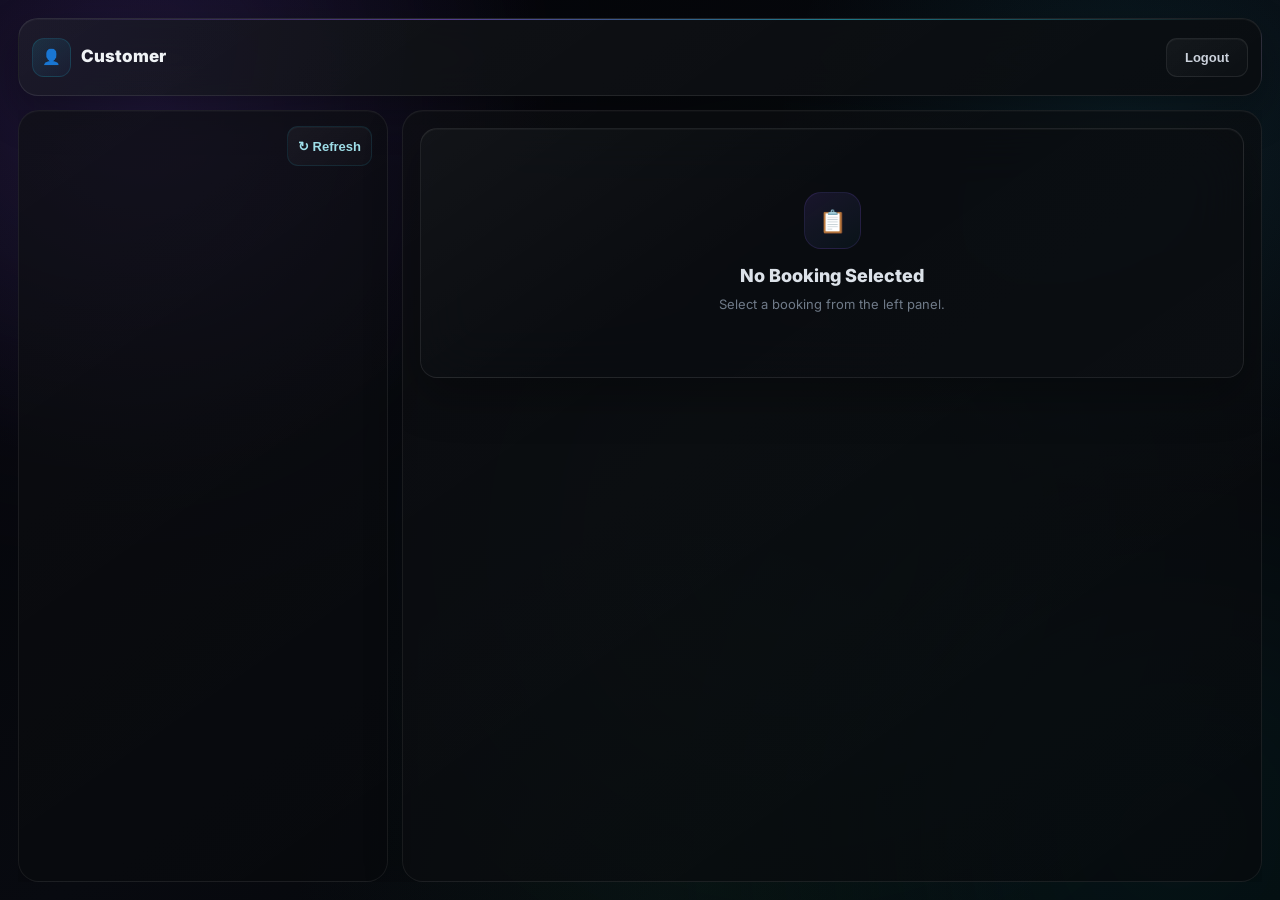
<file: customer-test.html>
<!DOCTYPE html>
<html lang="en">

<head>

    <meta charset="UTF-8">

    <meta name="viewport" content="width=device-width, initial-scale=1.0">

    <title>
        Customer Travel Portal
    </title>

    <meta name="theme-color" content="#0f172a">

    <meta name="description" content="Customer Booking Dashboard">

    <meta http-equiv="X-UA-Compatible" content="IE=edge">

    <!-- Google Font -->

    <link href="https://fonts.googleapis.com/css2?family=Inter:wght@300;400;500;600;700;800&display=swap"
        rel="stylesheet">

    <!-- Portal CSS -->

    <link rel="stylesheet" href="customer/customer.css">
<link rel="stylesheet" href="customer/customer_modification.css">


</head>

<body>

    <!--====================================================
    APP
    =====================================================-->

    <div id="customerPortalApp" class="customerPortalApp">

        <!-- Background -->

        <div class="portalBackground">

            <div class="bgBlur bg1"></div>

            <div class="bgBlur bg2"></div>

            <div class="bgBlur bg3"></div>

        </div>

        <!--====================================================
        LOADING SCREEN
        =====================================================-->

        <div id="portalLoading" class="portalLoading">

            <div class="portalLoadingGlass">

                <div class="portalLoader"></div>

                <div class="portalLoadingTitle">

                    Customer Portal

                </div>

                <div class="portalLoadingSub">

                    Loading your booking...

                </div>

            </div>

        </div>

        <!--====================================================
CUSTOMER LOGIN
====================================================-->

        <div id="portalAuth" class="portalAuth hidden">

            <div class="portalGlass portalAuthCard">

                <!-- Logo -->

                <div class="portalLogo">

                    🌍

                </div>

                <div class="portalAuthTitle">

                    Customer Portal

                </div>

                <div class="portalAuthSubtitle">

                    Secure Booking Access

                </div>

                <!--=========================
        STEP 1
        PHONE
        =========================-->

                <div id="phoneStep">

                    <div class="portalInputGroup">

                        <label>

                            Mobile Number

                        </label>

                        <input id="customerPhone" class="portalInput" type="tel" maxlength="10"
                            placeholder="Enter Mobile Number">

                    </div>

                    <button id="sendOtpBtn" class="portalPrimaryBtn">

                        📲 Send WhatsApp OTP

                    </button>

                </div>

                <!--=========================
        STEP 2
        OTP
        =========================-->

                <div id="otpStep" class="hidden">

                    <div class="portalInputGroup">

                        <label>

                            Enter OTP

                        </label>

                        <input id="customerOTP" class="portalInput portalOTPInput" type="text" maxlength="6"
                            placeholder="6 Digit OTP">

                    </div>

                    <button id="verifyOtpBtn" class="portalPrimaryBtn">

                        🔓 Verify OTP

                    </button>

                    <button id="resendOtpBtn" class="portalSecondaryBtn">

                        ↻ Resend OTP

                    </button>

                </div>

                <!--=========================
        MESSAGE
        =========================-->

                <div id="portalLoginMessage" class="portalLoginMessage">

                </div>

            </div>

        </div>

        <!--====================================================
        DASHBOARD
        =====================================================-->

        <div id="portalDashboard" class="portalDashboard hidden">

            <!-- Header -->

            <header id="portalHeader" class="portalHeader">

                <div class="portalHeaderLeft">

                    <div class="portalUserAvatar">

                        👤

                    </div>

                    <div>

                        <div id="portalCustomerName" class="portalCustomerName">

                            Customer

                        </div>

                        <div id="portalCustomerPhone" class="portalCustomerPhone">

                        </div>

                    </div>

                </div>

                <div class="portalHeaderRight">

                    <button id="logoutBtn" class="portalGlassButton">

                        Logout

                    </button>

                </div>

            </header>

            <!-- Dashboard Body -->

            <main class="portalMain">

                <!-- Left -->

                <section class="portalLeft">

                    <!-- Customer -->

                    <div id="customerSummaryCard"></div>

                    <!-- Search -->

                    <div id="bookingSearchContainer"></div>

                    <!-- Refresh -->

                    <div id="bookingToolbar">

                        <button id="refreshBookingsBtn" class="portalGlassButton">

                            ↻ Refresh

                        </button>

                    </div>

                    <!-- Booking List -->

                    <div id="bookingListContainer"></div>

                    <!-- Empty -->

                    <div id="bookingEmpty" class="hidden">

                    </div>

                    <!-- Loading -->

                    <div id="bookingLoading" class="hidden">

                    </div>

                </section>

                <!-- Right -->

                <section class="portalRight">

                    <div id="bookingDetailsContainer">

                        <div class="portalGlass portalEmptyDetails">

                            <div class="portalEmptyIcon">

                                📋

                            </div>

                            <div class="portalEmptyTitle">

                                No Booking Selected

                            </div>

                            <div class="portalEmptySub">

                                Select a booking from the left panel.

                            </div>

                        </div>

                    </div>

                </section>

            </main>

        </div>

    </div>


    <!--====================================================
BOOKING MODIFICATION POPUP
=====================================================-->

    <div id="bookingModificationOverlay" class="bookingModificationOverlay hidden">

        <div class="bookingModificationPopup">

            <!--==============================
        HEADER
        ==============================-->

            <div class="bookingModificationHeader">

                <div class="bookingModificationTitle">

                    Booking Modification

                </div>

                <button id="bookingModificationClose" class="bookingModificationClose">

                    ✕

                </button>

            </div>

            <!--==============================
        BODY
        ==============================-->

            <div id="bookingModificationBody" class="bookingModificationBody">

            </div>

            <!--==============================
        FOOTER
        ==============================-->

            <div id="bookingModificationFooter" class="bookingModificationFooter">

            </div>

        </div>

    </div>

    <!--====================================================
LOADING OVERLAY
=====================================================-->

    <div id="bookingLoadingOverlay" class="bookingLoadingOverlay hidden">

        <div class="bookingLoadingCard">

            <div class="bookingLoadingSpinner"></div>

            <div class="bookingLoadingText">

                Processing...

            </div>

        </div>

    </div>

    <!--====================================================
SUCCESS POPUP
=====================================================-->

    <div id="bookingSuccessOverlay" class="bookingSuccessOverlay hidden">

        <div class="bookingSuccessCard">

            <div class="bookingSuccessIcon">

                ✅

            </div>

            <div id="bookingSuccessTitle" class="bookingSuccessTitle">

                Request Submitted

            </div>

            <div id="bookingSuccessMessage" class="bookingSuccessMessage">

                Your request has been submitted successfully.

            </div>

            <button id="bookingSuccessButton" class="bookingSuccessButton">

                OK

            </button>

        </div>

    </div>

    <!--====================================================
ERROR POPUP
=====================================================-->

    <div id="bookingErrorOverlay" class="bookingErrorOverlay hidden">

        <div class="bookingErrorCard">

            <div class="bookingErrorIcon">

                ⚠️

            </div>

            <div id="bookingErrorTitle" class="bookingErrorTitle">

                Something went wrong

            </div>

            <div id="bookingErrorMessage" class="bookingErrorMessage">

            </div>

            <button id="bookingErrorButton" class="bookingErrorButton">

                Close

            </button>

        </div>

    </div>

    <!-- Portal JS -->

    <!-- Environment -->

    <script>

        window.CUSTOMER_ENV = "TEST";

    </script>

    <!-- Portal JS -->
	<script src="dashboard/api.js"></script>
    <script src="customer/customer_auth.js"></script>
    <script src="customer/customer_popup.js"></script>
    <script src="customer/customer_popup_engine.js"></script>
    <script src="customer/customer.js"></script>
    <script src="customer/customer_modification.js"></script>



</body>

</html>
</file>
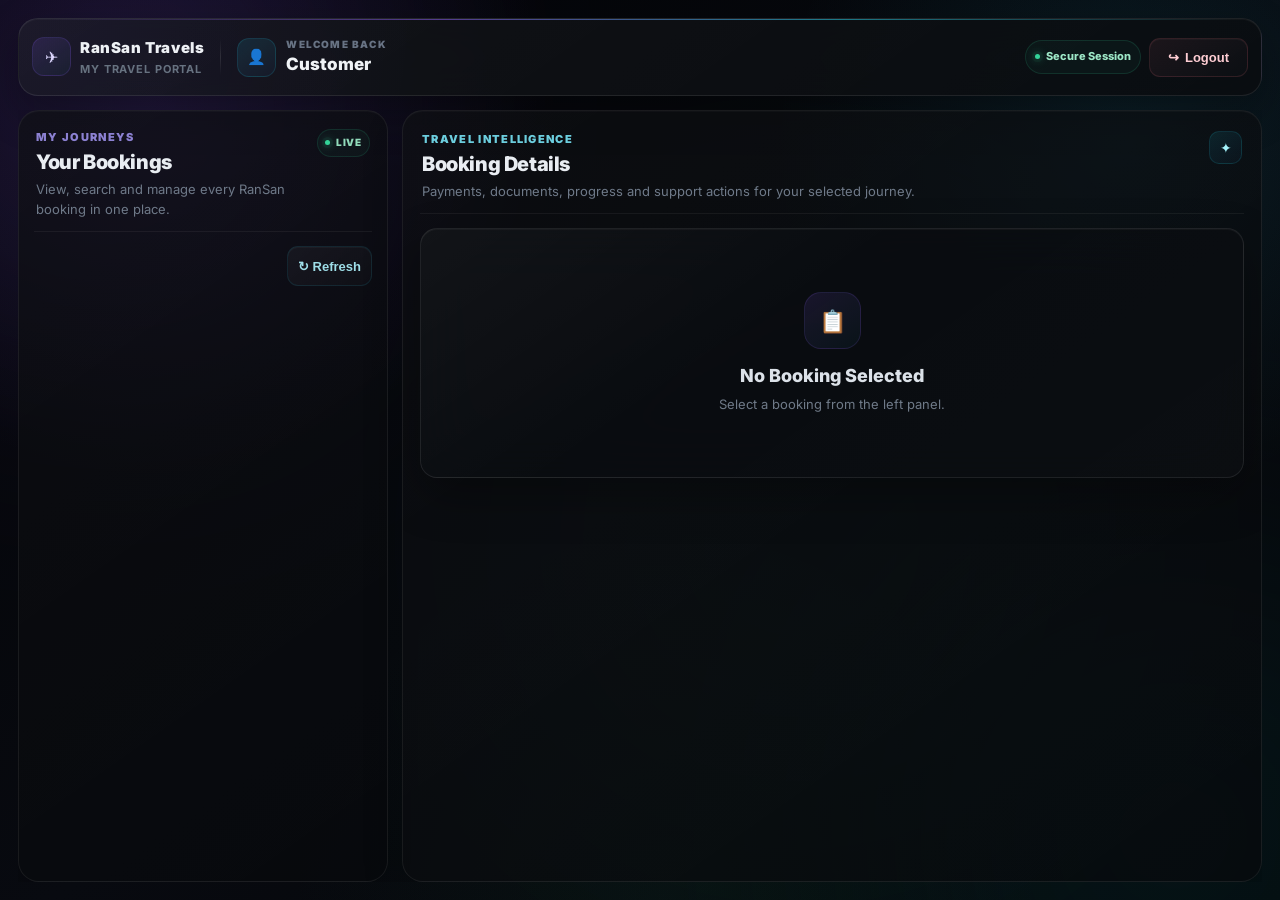
<file: customer.html>
<!DOCTYPE html>
<html lang="en">

<head>

    <meta charset="UTF-8">

    <meta name="viewport" content="width=device-width, initial-scale=1.0">

    <title>
        Customer Travel Portal
    </title>

    <meta name="theme-color" content="#030405">

    <meta name="description" content="Customer Booking Dashboard">

    <meta http-equiv="X-UA-Compatible" content="IE=edge">

    <!-- Google Font -->

    <link href="https://fonts.googleapis.com/css2?family=Inter:wght@300;400;500;600;700;800&display=swap"
        rel="stylesheet">

    <!-- Portal CSS -->

    <link rel="stylesheet" href="customer/customer.css">
    <link rel="stylesheet" href="customer/customer_modification.css">

    <link rel="stylesheet" href="customer/customer-documents.css?v=1">


</head>

<body class="ransanCustomerPortal">

    <!--====================================================
    APP
    =====================================================-->

    <div id="customerPortalApp" class="customerPortalApp">

        <!-- Background -->

        <div class="portalBackground">

            <div class="bgBlur bg1"></div>

            <div class="bgBlur bg2"></div>

            <div class="bgBlur bg3"></div>

        </div>

        <!--====================================================
        LOADING SCREEN
        =====================================================-->

        <div id="portalLoading" class="portalLoading">

            <div class="portalLoadingGlass">

                <div class="portalLoadingBrand">
                    <span class="portalLoadingBrandIcon">✈</span>
                    <span>RANSAN TRAVELS</span>
                </div>

                <div class="portalLoader"></div>

                <div class="portalLoadingTitle">

                    Preparing Your Travel Portal

                </div>

                <div class="portalLoadingSub">

                    Loading your booking...

                </div>

                <div class="portalLoadingProgress">
                    <span></span>
                </div>

            </div>

        </div>

        <!--====================================================
CUSTOMER LOGIN
====================================================-->

        <div id="portalAuth" class="portalAuth hidden">

            <div class="portalGlass portalAuthCard">

                <div class="portalAuthTopline">
                    <div class="portalAuthBrand">
                        <span class="portalAuthBrandIcon">✈</span>
                        <span>
                            <strong>RanSan Travels</strong>
                            <small>Customer Experience</small>
                        </span>
                    </div>

                    <div class="portalSecureBadge">
                        <i></i>
                        SECURE
                    </div>
                </div>

                <!-- Logo -->

                <div class="portalLogo">

                    ✦

                </div>

                <div class="portalAuthEyebrow">
                    YOUR JOURNEY • ONE PORTAL
                </div>

                <div class="portalAuthTitle">

                    Welcome to Your
                    <span>Travel Portal</span>

                </div>

                <div class="portalAuthSubtitle">

                    Access bookings, payments, documents and travel updates securely.

                </div>

                <div class="portalAuthTrust">
                    <span><i></i> WhatsApp OTP</span>
                    <span><i></i> Secure Access</span>
                    <span><i></i> Live Booking Status</span>
                </div>

                <!--=========================
        STEP 1
        PHONE
        =========================-->

                <div id="phoneStep">

                    <div class="portalInputGroup">

                        <label>

                            Mobile Number

                        </label>

                        <input id="customerPhone" class="portalInput" type="tel" maxlength="10"
                            placeholder="Enter Mobile Number">

                    </div>

                    <button id="sendOtpBtn" class="portalPrimaryBtn">

                        📲 Send WhatsApp OTP

                    </button>

                </div>

                <!--=========================
        STEP 2
        OTP
        =========================-->

                <div id="otpStep" class="hidden">

                    <div class="portalInputGroup">

                        <label>

                            Enter OTP

                        </label>

                        <input id="customerOTP" class="portalInput portalOTPInput" type="text" maxlength="6"
                            placeholder="6 Digit OTP">

                    </div>

                    <button id="verifyOtpBtn" class="portalPrimaryBtn">

                        🔓 Verify OTP

                    </button>

                    <button id="resendOtpBtn" class="portalSecondaryBtn">

                        ↻ Resend OTP

                    </button>

                </div>

                <!--=========================
        MESSAGE
        =========================-->

                <div id="portalLoginMessage" class="portalLoginMessage">

                </div>

            </div>

        </div>

        <!--====================================================
        DASHBOARD
        =====================================================-->

        <div id="portalDashboard" class="portalDashboard hidden">

            <!-- Header -->

            <header id="portalHeader" class="portalHeader">

                <div class="portalHeaderBrand">
                    <div class="portalHeaderBrandIcon">✈</div>

                    <div>
                        <div class="portalHeaderBrandName">
                            RanSan Travels
                        </div>

                        <div class="portalHeaderBrandSub">
                            My Travel Portal
                        </div>
                    </div>
                </div>

                <div class="portalHeaderDivider"></div>

                <div class="portalHeaderLeft">

                    <div class="portalUserAvatar">

                        👤

                    </div>

                    <div>

                        <div class="portalHeaderKicker">
                            WELCOME BACK
                        </div>

                        <div id="portalCustomerName" class="portalCustomerName">

                            Customer

                        </div>

                        <div id="portalCustomerPhone" class="portalCustomerPhone">

                        </div>

                    </div>

                </div>

                <div class="portalHeaderRight">

                    <div class="portalSessionBadge">
                        <i></i>
                        Secure Session
                    </div>

                    <button id="logoutBtn" class="portalGlassButton portalLogoutButton">

                        <span>↪</span>
                        Logout

                    </button>

                </div>

            </header>

            <!-- Dashboard Body -->

            <main class="portalMain">

                <!-- Left -->

                <section class="portalLeft">

                    <div class="portalPanelIntro portalPanelIntroBookings">
                        <div>
                            <span class="portalPanelEyebrow">MY JOURNEYS</span>
                            <h2>Your Bookings</h2>
                            <p>View, search and manage every RanSan booking in one place.</p>
                        </div>

                        <div class="portalPanelLive">
                            <i></i>
                            LIVE
                        </div>
                    </div>

                    <!-- Customer -->

                    <div id="customerSummaryCard"></div>

                    <!-- Search -->

                    <div id="bookingSearchContainer"></div>

                    <!-- Refresh -->

                    <div id="bookingToolbar">

                        <button id="refreshBookingsBtn" class="portalGlassButton">

                            ↻ Refresh

                        </button>

                    </div>

                    <!-- Booking List -->

                    <div id="bookingListContainer"></div>

                    <!-- Empty -->

                    <div id="bookingEmpty" class="hidden">

                    </div>

                    <!-- Loading -->

                    <div id="bookingLoading" class="hidden">

                    </div>

                    <!--====================================================
MODIFICATION REQUEST STATUS
=====================================================-->

                    <div id="customerModificationStatusContainer" class="customerModificationStatusContainer">
                    </div>

                </section>

                <!-- Right -->

                <section class="portalRight">

                    <div class="portalPanelIntro portalPanelIntroDetails">
                        <div>
                            <span class="portalPanelEyebrow">TRAVEL INTELLIGENCE</span>
                            <h2>Booking Details</h2>
                            <p>Payments, documents, progress and support actions for your selected journey.</p>
                        </div>

                        <div class="portalPanelDetailIcon">✦</div>
                    </div>

                    <div id="bookingDetailsContainer">

                        <div class="portalGlass portalEmptyDetails">

                            <div class="portalEmptyIcon">

                                📋

                            </div>

                            <div class="portalEmptyTitle">

                                No Booking Selected

                            </div>

                            <div class="portalEmptySub">

                                Select a booking from the left panel.

                            </div>

                        </div>

                    </div>

                </section>

            </main>

        </div>

    </div>


    <!--====================================================
BOOKING MODIFICATION POPUP
=====================================================-->

    <div id="bookingModificationOverlay" class="bookingModificationOverlay hidden">

        <div class="bookingModificationPopup">

            <!--==============================
        HEADER
        ==============================-->

            <div class="bookingModificationHeader">

                <div class="bookingModificationTitle">

                    Booking Modification

                </div>

                <button id="bookingModificationClose" class="bookingModificationClose">

                    ✕

                </button>

            </div>

            <!--==============================
        BODY
        ==============================-->

            <div id="bookingModificationBody" class="bookingModificationBody">

            </div>

            <!--==============================
        FOOTER
        ==============================-->

            <div id="bookingModificationFooter" class="bookingModificationFooter">

            </div>

        </div>

    </div>

    <!--====================================================
LOADING OVERLAY
=====================================================-->

    <div id="bookingLoadingOverlay" class="bookingLoadingOverlay hidden">

        <div class="bookingLoadingCard">

            <div class="bookingLoadingSpinner"></div>

            <div class="bookingLoadingText">

                Processing...

            </div>

        </div>

    </div>

    <!--====================================================
SUCCESS POPUP
=====================================================-->

    <div id="bookingSuccessOverlay" class="bookingSuccessOverlay hidden">

        <div class="bookingSuccessCard">

            <div class="bookingSuccessIcon">

                ✅

            </div>

            <div id="bookingSuccessTitle" class="bookingSuccessTitle">

                Request Submitted

            </div>

            <div id="bookingSuccessMessage" class="bookingSuccessMessage">

                Your request has been submitted successfully.

            </div>

            <button id="bookingSuccessButton" class="bookingSuccessButton">

                OK

            </button>

        </div>

    </div>

    <!--====================================================
ERROR POPUP
=====================================================-->

    <div id="bookingErrorOverlay" class="bookingErrorOverlay hidden">

        <div class="bookingErrorCard">

            <div class="bookingErrorIcon">

                ⚠️

            </div>

            <div id="bookingErrorTitle" class="bookingErrorTitle">

                Something went wrong

            </div>

            <div id="bookingErrorMessage" class="bookingErrorMessage">

            </div>

            <button id="bookingErrorButton" class="bookingErrorButton">

                Close

            </button>

        </div>

    </div>

    <!-- Portal JS -->

    <!-- Environment -->

    <script>

        window.CUSTOMER_ENV = "LIVE";

    </script>

    <!-- Portal JS -->

    <script src="dashboard/api.js"></script>
    <script src="customer/customer_auth.js"></script>
    <script src="customer/customer_popup.js"></script>
    <script src="customer/customer_popup_engine.js"></script>
    <script src="customer/customer.js"></script>
    <script src="customer/customer_modification.js"></script>

    <script src="customer/customer-documents.js?v=1"></script>

</body>

</html>
</file>
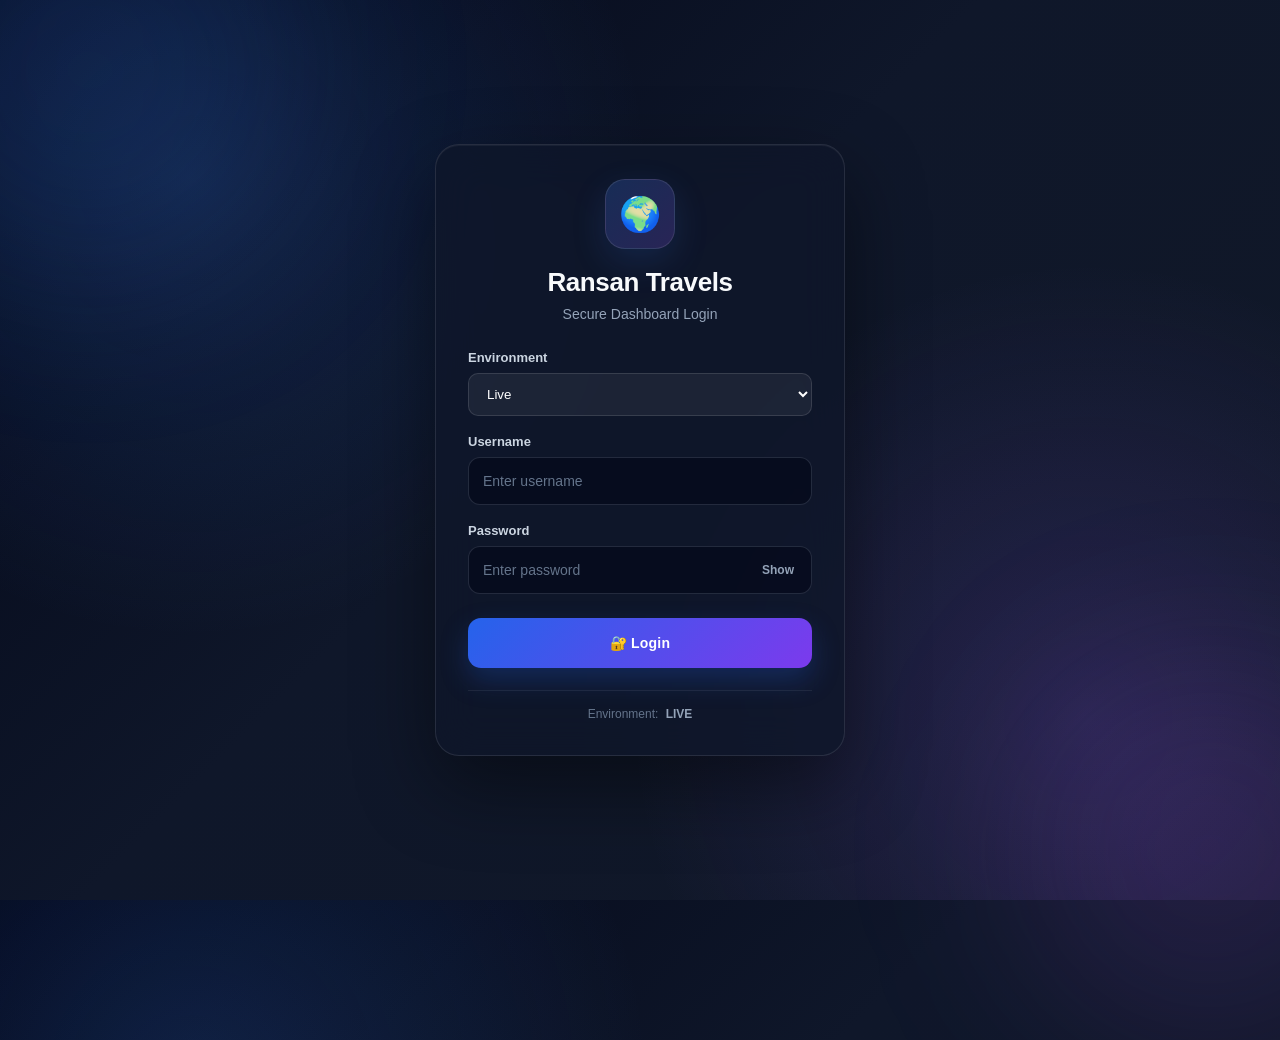
<file: customer_data.html>
<!DOCTYPE html>
<html lang="en">
<head>
  <meta charset="UTF-8">
  <meta name="viewport" content="width=device-width, initial-scale=1.0">
  <meta name="theme-color" content="#030405">
  <title>RanSan Travel CRM</title>
  <script src="dashboard/auth-guard.js"></script>
  <link rel="stylesheet" href="data/data.css?v=20260906-05">
</head>

<body id="top">
  <div class="background-glow glow-one"></div>
  <div class="background-glow glow-two"></div>

  <main class="app-shell">

    <!-- =====================================================
         TOPBAR
         ===================================================== -->
    <header class="topbar">
      <div class="brand">
        <div class="brand-icon" aria-hidden="true">✈</div>

        <div>
          <div class="brand-title">TRAVEL CRM</div>
          <div class="brand-subtitle">RanSan Customer Intelligence</div>
        </div>
      </div>

      <div class="crm-topbar-actions">
        <div class="environment-wrapper">
          <div class="environment-label">
            <span id="environmentIcon">🧪</span>
            <span id="environmentText">TEST</span>
          </div>

          <label class="switch" aria-label="Switch environment">
            <input type="checkbox" id="environmentSwitch">
            <span class="slider"></span>
          </label>
        </div>

        <button
          type="button"
          class="crm-dashboard-back-btn"
          onclick="window.location.href='dashboard.html'"
          title="Back to Dashboard"
          aria-label="Back to Dashboard"
        >
          <span class="crm-dashboard-back-icon">←</span>
          <span class="crm-dashboard-back-copy">
            <strong>Dashboard</strong>
            <small>Operations Center</small>
          </span>
        </button>
      </div>
    </header>


    <!-- =====================================================
         ENVIRONMENT BANNER
         Existing IDs preserved
         ===================================================== -->
    <div id="environmentBanner" class="environment-banner test-banner">
      <div id="bannerIcon" class="banner-icon">🧪</div>

      <div>
        <strong id="bannerTitle">TEST ENVIRONMENT</strong>
        <div id="bannerMessage">
          Data will be saved to the TEST database.
        </div>
      </div>
    </div>


    <!-- =====================================================
         CRM HERO / COMMAND CENTER
         Visual-only addition. No existing JS dependency.
         ===================================================== -->
    <section class="crm-hero-panel">
      <div class="crm-hero-orb crm-hero-orb-one"></div>
      <div class="crm-hero-orb crm-hero-orb-two"></div>

      <div class="crm-hero-copy">
        <div class="crm-hero-kicker">
          <span class="crm-live-dot"></span>
          <span>RANSAN TRAVEL INTELLIGENCE</span>
          <span class="crm-kicker-badge">LIVE CRM</span>
        </div>

        <h1 class="crm-hero-title">
          Customer CRM
          <span>Command Center</span>
        </h1>

        <p class="crm-hero-description">
          Manage customers, families, travel profiles, passport details,
          visa records, travel history and booking linkage from one
          premium workspace.
        </p>

        <div class="crm-hero-actions">
          <a href="#addCustomerSection" class="crm-hero-btn crm-hero-btn-primary">
            <span>＋</span>
            Add Customer
          </a>

          <a href="#customerSearchSection" class="crm-hero-btn crm-hero-btn-secondary">
            <span>⌕</span>
            Search Database
          </a>
        </div>

        <div class="crm-hero-trust-row">
          <span><i></i> Secure Records</span>
          <span><i></i> Family Linked</span>
          <span><i></i> Travel Ready</span>
        </div>
      </div>

      <div class="crm-hero-side">
        <div class="crm-intelligence-card">
          <div class="crm-intelligence-top">
            <span class="crm-intelligence-label">CUSTOMER INTELLIGENCE</span>
            <span class="crm-intelligence-status">
              <i></i>
              Online
            </span>
          </div>

          <div class="crm-intelligence-icon">✦</div>

          <h2>One Customer. One Complete Travel Profile.</h2>

          <p>
            Customer identity, family relationships and travel records stay
            connected inside a single CRM workflow.
          </p>

          <div class="crm-intelligence-list">
            <div>
              <span>01</span>
              <strong>Customer Records</strong>
              <small>Create &amp; search</small>
            </div>

            <div>
              <span>02</span>
              <strong>Family Mapping</strong>
              <small>Heads &amp; members</small>
            </div>

            <div>
              <span>03</span>
              <strong>Travel Profile</strong>
              <small>Passport • Visa • Booking</small>
            </div>
          </div>
        </div>
      </div>
    </section>


    <!-- =====================================================
         CRM METRICS
         Static UI indicators; no backend dependency
         ===================================================== -->
    <section class="crm-metrics" aria-label="CRM capabilities">
      <article class="crm-metric crm-metric-violet">
        <div class="crm-metric-icon">👤</div>
        <div class="crm-metric-copy">
          <span>Customer Database</span>
          <strong>Active</strong>
          <small>Profiles &amp; identity</small>
        </div>
        <div class="crm-metric-dot"></div>
      </article>

      <article class="crm-metric crm-metric-cyan">
        <div class="crm-metric-icon">⌕</div>
        <div class="crm-metric-copy">
          <span>Smart Search</span>
          <strong>Ready</strong>
          <small>Customer &amp; family</small>
        </div>
        <div class="crm-metric-dot"></div>
      </article>

      <article class="crm-metric crm-metric-green">
        <div class="crm-metric-icon">👪</div>
        <div class="crm-metric-copy">
          <span>Family Records</span>
          <strong>Connected</strong>
          <small>Head &amp; member mapping</small>
        </div>
        <div class="crm-metric-dot"></div>
      </article>

      <article class="crm-metric crm-metric-amber">
        <div class="crm-metric-icon">✈</div>
        <div class="crm-metric-copy">
          <span>Travel Profiles</span>
          <strong>Enabled</strong>
          <small>Visa • history • booking</small>
        </div>
        <div class="crm-metric-dot"></div>
      </article>
    </section>


    <!-- =====================================================
         STICKY COMMAND NAVIGATION
         ===================================================== -->
    <nav class="crm-command-nav" aria-label="Customer CRM navigation">
      <a href="#addCustomerSection" class="crm-command-pill crm-command-violet">
        <span class="crm-command-icon">＋</span>
        <span class="crm-command-copy">
          <strong>Add Customer</strong>
          <small>Create record</small>
        </span>
      </a>

      <a href="#customerSearchSection" class="crm-command-pill crm-command-cyan">
        <span class="crm-command-icon">⌕</span>
        <span class="crm-command-copy">
          <strong>Search</strong>
          <small>Find customer</small>
        </span>
      </a>

      <a href="#familyManagementSection" class="crm-command-pill crm-command-green">
        <span class="crm-command-icon">👪</span>
        <span class="crm-command-copy">
          <strong>Family</strong>
          <small>Manage records</small>
        </span>
      </a>

      <a href="#travelProfileSection" class="crm-command-pill crm-command-amber">
        <span class="crm-command-icon">✈</span>
        <span class="crm-command-copy">
          <strong>Travel</strong>
          <small>Profile &amp; bookings</small>
        </span>
      </a>
    </nav>


    <!-- =====================================================
         ADD CUSTOMER
         Existing IDs and functional elements preserved
         ===================================================== -->
    <section class="glass-card" id="addCustomerSection">
      <div class="card-header">
        <div class="module-heading">
          <div class="module-icon module-violet">👤</div>

          <div>
            <div class="eyebrow">CUSTOMER MANAGEMENT</div>
            <h1>Add Customer</h1>
            <p>
              Create a new family or add a customer to an existing family.
            </p>
          </div>
        </div>

        <div class="module-badges">
          <div class="status-pill">
            <span></span>
            System Ready
          </div>
          <span class="crm-mini-badge crm-mini-violet">SMART CRM</span>
        </div>
      </div>


      <div class="crm-form-zone zone-violet">
        <div class="crm-zone-heading">
          <div>
            <span class="crm-zone-number">01</span>
            <strong>Customer Type</strong>
          </div>
          <span class="crm-zone-badge">FAMILY LINK</span>
        </div>

        <div class="person-type-container">
          <label class="person-option active" id="headOption">
            <input
              type="radio"
              name="personType"
              value="Family Head"
              checked
            >

            <div class="option-icon">👑</div>

            <div>
              <strong>Family Head</strong>
              <small>Create a new family</small>
            </div>
          </label>

          <label class="person-option" id="memberOption">
            <input
              type="radio"
              name="personType"
              value="Family Member"
            >

            <div class="option-icon">👤</div>

            <div>
              <strong>Family Member</strong>
              <small>Add to an existing family</small>
            </div>
          </label>
        </div>

        <div id="familyHeadSection" class="family-head-section hidden">
          <label for="familyHeadSearch">
            Select Family Head <span class="required">*</span>
          </label>

          <!--
            Searchable family picker.
            The original familyHeadId select is retained as a hidden value
            holder so the existing save payload / backend contract is unchanged.
          -->
          <select id="familyHeadId" class="family-head-value-select" aria-hidden="true" tabindex="-1">
            <option value="">Loading Family Heads...</option>
          </select>

          <div class="family-picker">
            <div class="family-picker-search-row">
              <div class="search-input-wrapper family-picker-search-wrapper">
                <span class="search-icon">⌕</span>

                <input
                  type="search"
                  id="familyHeadSearch"
                  placeholder="Search Family Head name, Customer ID or Family ID..."
                  autocomplete="off"
                  aria-controls="familyHeadPickerResults"
                  aria-expanded="false"
                >

                <button
                  type="button"
                  id="clearFamilyHeadSearch"
                  class="search-clear hidden"
                  aria-label="Clear family head search"
                >×</button>
              </div>

              <button
                type="button"
                id="refreshFamilyHeads"
                class="icon-button"
                title="Refresh family heads"
                aria-label="Refresh family heads"
              >↻</button>
            </div>

            <div id="familyHeadPickerMeta" class="family-picker-meta">
              Start typing to find a family.
            </div>

            <div
              id="familyHeadPickerResults"
              class="family-picker-results hidden"
              role="listbox"
              aria-label="Family Head results"
            ></div>
          </div>

          <div id="familyInfo" class="family-info hidden"></div>
        </div>
      </div>


      <div class="crm-form-zone zone-cyan">
        <div class="crm-zone-heading">
          <div>
            <span class="crm-zone-number">02</span>
            <strong>Personal Details</strong>
          </div>
          <span class="crm-zone-badge">PROFILE</span>
        </div>

        <div class="form-grid">
          <div class="field field-full">
            <label for="name">
              Full Name <span class="required">*</span>
            </label>

            <input
              type="text"
              id="name"
              placeholder="Enter customer's full name"
              autocomplete="name"
            >
          </div>

          <div class="field">
            <label for="dob">
              Date of Birth <span class="required">*</span>
            </label>
            <input type="date" id="dob">
          </div>

          <div class="field">
            <label for="age">Age</label>
            <input
              type="number"
              id="age"
              readonly
              placeholder="Auto calculated"
            >
          </div>

          <div class="field">
            <label for="sex">
              Sex <span class="required">*</span>
            </label>

            <select id="sex">
              <option value="">Select Sex</option>
              <option value="Male">Male</option>
              <option value="Female">Female</option>
            </select>
          </div>

          <div class="field">
            <label for="mobileNumber">
              Mobile Number <span class="required">*</span>
            </label>

            <input
              type="tel"
              id="mobileNumber"
              placeholder="+91 9876543210"
              autocomplete="tel"
            >
          </div>

          <div class="field field-full">
            <label for="emailId">Email ID</label>

            <input
              type="email"
              id="emailId"
              placeholder="customer@example.com"
              autocomplete="email"
            >
          </div>
        </div>
      </div>


      <div class="crm-form-zone zone-amber">
        <div class="crm-zone-heading">
          <div>
            <span class="crm-zone-number">03</span>
            <strong>Identity Details</strong>
          </div>
          <span class="crm-zone-badge">SECURE ID</span>
        </div>

        <div class="form-grid">
          <div class="field">
            <label for="idProof">
              ID Proof <span class="required">*</span>
            </label>

            <select id="idProof">
              <option value="">Select ID Proof</option>
              <option value="Aadhaar Card">Aadhaar Card</option>
              <option value="PAN Card">PAN Card</option>
              <option value="Passport">Passport</option>
              <option value="Driving License">Driving License</option>
              <option value="Voter ID">Voter ID</option>
              <option value="Other">Other</option>
            </select>
          </div>

          <div class="field">
            <label for="idNumber">
              ID Number <span class="required">*</span>
            </label>

            <input
              type="text"
              id="idNumber"
              placeholder="Enter ID number"
            >
          </div>
        </div>
      </div>


      <div class="form-actions">
        <button
          type="button"
          class="btn btn-secondary"
          id="clearButton"
        >
          Clear
        </button>

        <button
          type="button"
          class="btn btn-primary"
          id="saveButton"
        >
          <span id="saveIcon">✓</span>
          <span id="saveText">Save Customer</span>
        </button>
      </div>
    </section>


    <!-- =====================================================
         CUSTOMER SEARCH
         ===================================================== -->
    <section
      class="glass-card search-management-card"
      id="customerSearchSection"
    >
      <div class="card-header">
        <div class="module-heading">
          <div class="module-icon module-cyan">⌕</div>

          <div>
            <div class="eyebrow">CUSTOMER SEARCH</div>
            <h1>Customer Search</h1>
            <p>
              Find customers by name, Customer ID, Family ID, mobile,
              email or ID number.
            </p>
          </div>
        </div>

        <div class="module-badges">
          <div class="status-pill">
            <span></span>
            Search Ready
          </div>
          <span class="crm-mini-badge crm-mini-cyan">INSTANT</span>
        </div>
      </div>


      <div class="crm-form-zone zone-cyan">
        <div class="crm-zone-heading">
          <div>
            <span class="crm-zone-number">04</span>
            <strong>Search Customers &amp; Families</strong>
          </div>
          <span class="crm-zone-badge">SMART SEARCH</span>
        </div>

        <div class="unified-search-area">
          <div class="search-input-wrapper">
            <span class="search-icon">⌕</span>

            <input
              type="search"
              id="customerSearchInput"
              placeholder="Name, Customer ID, Family ID, Mobile, Email or ID Number..."
              autocomplete="off"
            >

            <button
              type="button"
              id="clearCustomerSearch"
              class="search-clear hidden"
              aria-label="Clear customer search"
            >×</button>
          </div>

          <button
            type="button"
            id="customerSearchButton"
            class="btn btn-primary search-main-button"
          >
            🔍 Search
          </button>
        </div>

        <div
          id="searchStatus"
          class="search-status hidden"
        ></div>
      </div>


      <div id="customerResults" class="results-section hidden">
        <div class="results-heading">Customer Results</div>
        <div
          id="customerCardsGrid"
          class="customer-cards-grid"
        ></div>
      </div>


      <div id="familyResults" class="results-section hidden">
        <div class="results-heading">Family Results</div>
        <div
          id="familyCardsGrid"
          class="family-cards-grid"
        ></div>
      </div>
    </section>


    <!-- =====================================================
         FAMILY MANAGEMENT
         ===================================================== -->
    <section
      class="glass-card family-management-card"
      id="familyManagementSection"
    >
      <div class="card-header">
        <div class="module-heading">
          <div class="module-icon module-green">👪</div>

          <div>
            <div class="eyebrow">FAMILY MANAGEMENT</div>
            <h1>Family Management</h1>
            <p>
              Search and view complete family records.
            </p>
          </div>
        </div>

        <div class="module-badges">
          <div class="status-pill">
            <span></span>
            Family Database
          </div>
          <span class="crm-mini-badge crm-mini-green">CONNECTED</span>
        </div>
      </div>


      <div class="crm-form-zone zone-green">
        <div class="crm-zone-heading">
          <div>
            <span class="crm-zone-number">05</span>
            <strong>Search Family</strong>
          </div>
          <span class="crm-zone-badge">FAMILY VIEW</span>
        </div>

        <div class="family-search-area">
          <div class="search-input-wrapper">
            <span class="search-icon">⌕</span>

            <input
              type="search"
              id="familySearchInput"
              placeholder="Search Family Head, Family ID, Member, Mobile or Email..."
              autocomplete="off"
            >

            <button
              type="button"
              id="clearFamilySearch"
              class="search-clear hidden"
              aria-label="Clear family search"
            >×</button>
          </div>

          <button
            type="button"
            id="familySearchButton"
            class="btn btn-primary family-search-button"
          >
            🔍 Search Family
          </button>
        </div>

        <div
          id="familySearchStatus"
          class="search-status hidden"
        ></div>
      </div>


      <div
        id="familySearchResults"
        class="family-search-results hidden"
      ></div>

      <div
        id="familyDetails"
        class="family-details hidden"
      ></div>
    </section>


    <!-- =====================================================
         TRAVEL PROFILE
         ===================================================== -->
    <section
      class="glass-card travel-crm-card"
      id="travelProfileSection"
    >
      <div class="card-header">
        <div class="module-heading">
          <div class="module-icon module-amber">✈</div>

          <div>
            <div class="eyebrow">TRAVEL CRM</div>
            <h1>Travel Profile</h1>
            <p>
              Maintain contact, address, passport, nationality, visa,
              travel history and booking information.
            </p>
          </div>
        </div>

        <div class="module-badges">
          <div class="status-pill">
            <span></span>
            Travel Profile
          </div>
          <span class="crm-mini-badge crm-mini-amber">PREMIUM</span>
        </div>
      </div>


      <div class="crm-form-zone zone-amber">
        <div class="crm-zone-heading">
          <div>
            <span class="crm-zone-number">06</span>
            <strong>Customer Travel Profile</strong>
          </div>
          <span class="crm-zone-badge">PROFILE LOOKUP</span>
        </div>

        <div class="travel-profile-toolbar">
          <div class="field travel-profile-customer">
            <label for="travelProfileCustomerId">
              Customer ID <span class="required">*</span>
            </label>

            <input
              type="text"
              id="travelProfileCustomerId"
              placeholder="Enter Customer ID, e.g. CUS-000001"
            >
          </div>

          <button
            type="button"
            id="loadTravelProfileButton"
            class="btn btn-primary"
          >
            Load Profile
          </button>
        </div>

        <div
          id="travelProfileStatus"
          class="search-status hidden"
        ></div>
      </div>


      <div
        id="travelProfileForm"
        class="travel-profile-form hidden"
      >
        <div class="crm-form-zone zone-cyan">
          <div class="crm-zone-heading">
            <div>
              <span class="crm-zone-icon">⌂</span>
              <strong>Contact &amp; Address</strong>
            </div>
            <span class="crm-zone-badge">CONTACT</span>
          </div>

          <div class="form-grid">
            <div class="field">
              <label for="travelMobileNumber">Mobile Number</label>
              <input
                type="tel"
                id="travelMobileNumber"
                placeholder="+91 9876543210"
              >
            </div>

            <div class="field">
              <label for="travelEmailId">Email ID</label>
              <input
                type="email"
                id="travelEmailId"
                placeholder="customer@example.com"
              >
            </div>

            <div class="field field-full">
              <label for="addressLine1">Address Line 1</label>
              <input
                type="text"
                id="addressLine1"
                placeholder="House / Door No., Street"
              >
            </div>

            <div class="field field-full">
              <label for="addressLine2">Address Line 2</label>
              <input
                type="text"
                id="addressLine2"
                placeholder="Area / Locality"
              >
            </div>

            <div class="field">
              <label for="city">City</label>
              <input type="text" id="city" placeholder="City">
            </div>

            <div class="field">
              <label for="state">State / Union Territory</label>

              <select id="state">
                <option value="">Select State / Union Territory</option>

                <optgroup label="States">
                  <option value="Andhra Pradesh">Andhra Pradesh</option>
                  <option value="Arunachal Pradesh">Arunachal Pradesh</option>
                  <option value="Assam">Assam</option>
                  <option value="Bihar">Bihar</option>
                  <option value="Chhattisgarh">Chhattisgarh</option>
                  <option value="Goa">Goa</option>
                  <option value="Gujarat">Gujarat</option>
                  <option value="Haryana">Haryana</option>
                  <option value="Himachal Pradesh">Himachal Pradesh</option>
                  <option value="Jharkhand">Jharkhand</option>
                  <option value="Karnataka">Karnataka</option>
                  <option value="Kerala">Kerala</option>
                  <option value="Madhya Pradesh">Madhya Pradesh</option>
                  <option value="Maharashtra">Maharashtra</option>
                  <option value="Manipur">Manipur</option>
                  <option value="Meghalaya">Meghalaya</option>
                  <option value="Mizoram">Mizoram</option>
                  <option value="Nagaland">Nagaland</option>
                  <option value="Odisha">Odisha</option>
                  <option value="Punjab">Punjab</option>
                  <option value="Rajasthan">Rajasthan</option>
                  <option value="Sikkim">Sikkim</option>
                  <option value="Tamil Nadu">Tamil Nadu</option>
                  <option value="Telangana">Telangana</option>
                  <option value="Tripura">Tripura</option>
                  <option value="Uttar Pradesh">Uttar Pradesh</option>
                  <option value="Uttarakhand">Uttarakhand</option>
                  <option value="West Bengal">West Bengal</option>
                </optgroup>

                <optgroup label="Union Territories">
                  <option value="Andaman and Nicobar Islands">Andaman and Nicobar Islands</option>
                  <option value="Chandigarh">Chandigarh</option>
                  <option value="Dadra and Nagar Haveli and Daman and Diu">Dadra and Nagar Haveli and Daman and Diu</option>
                  <option value="Delhi">Delhi</option>
                  <option value="Jammu and Kashmir">Jammu and Kashmir</option>
                  <option value="Ladakh">Ladakh</option>
                  <option value="Lakshadweep">Lakshadweep</option>
                  <option value="Puducherry">Puducherry</option>
                </optgroup>

                <!-- Preserves legacy / international state text when loading older records. -->
                <optgroup id="stateOtherOptions" label="Other / International"></optgroup>
              </select>
            </div>

            <div class="field">
              <label for="postalCode">Postal Code</label>
              <input
                type="text"
                id="postalCode"
                placeholder="Postal Code"
              >
            </div>

            <div class="field">
              <label for="country">Country</label>
              <input
                type="text"
                id="country"
                value="India"
                placeholder="Country"
              >
            </div>
          </div>
        </div>


        <div class="crm-form-zone zone-violet">
          <div class="crm-zone-heading">
            <div>
              <span class="crm-zone-icon">🛂</span>
              <strong>Passport &amp; Nationality</strong>
            </div>
            <span class="crm-zone-badge">PASSPORT</span>
          </div>

          <div class="form-grid">
            <div class="field">
              <label for="passportNumber">Passport Number</label>
              <input
                type="text"
                id="passportNumber"
                placeholder="Passport Number"
              >
            </div>

            <div class="field">
              <label for="passportIssueDate">Passport Issue Date</label>
              <input type="date" id="passportIssueDate">
            </div>

            <div class="field">
              <label for="passportExpiry">Passport Expiry</label>
              <input type="date" id="passportExpiry">
            </div>

            <div class="field">
              <label for="nationality">Nationality</label>
              <input
                type="text"
                id="nationality"
                placeholder="Nationality"
              >
            </div>

            <div class="field">
              <label for="passportPlaceOfIssue">Place of Issue</label>
              <input
                type="text"
                id="passportPlaceOfIssue"
                placeholder="Place of issue"
              >
            </div>
          </div>
        </div>


        <div class="crm-form-zone zone-amber">
          <div class="crm-zone-heading">
            <div>
              <span class="crm-zone-icon">◆</span>
              <strong>Visa Information</strong>
            </div>
            <span class="crm-zone-badge">VISA</span>
          </div>

          <div class="form-grid">
            <div class="field">
              <label for="visaType">Visa Type</label>

              <select id="visaType">
                <option value="">Select Visa Type</option>
                <option>Tourist</option>
                <option>Business</option>
                <option>Student</option>
                <option>Work</option>
                <option>Transit</option>
                <option>Visit</option>
                <option>Permanent Resident</option>
                <option>Other</option>
              </select>
            </div>

            <div class="field">
              <label for="visaCountry">Visa Country</label>
              <input
                type="text"
                id="visaCountry"
                placeholder="Country"
              >
            </div>

            <div class="field">
              <label for="visaNumber">Visa Number</label>
              <input
                type="text"
                id="visaNumber"
                placeholder="Visa Number"
              >
            </div>

            <div class="field">
              <label for="visaIssueDate">Visa Issue Date</label>
              <input type="date" id="visaIssueDate">
            </div>

            <div class="field">
              <label for="visaExpiryDate">Visa Expiry Date</label>
              <input type="date" id="visaExpiryDate">
            </div>

            <div class="field field-full">
              <label for="visaNotes">Visa Notes</label>

              <textarea
                id="visaNotes"
                rows="3"
                placeholder="Visa conditions, remarks, multiple-entry notes..."
              ></textarea>
            </div>
          </div>
        </div>


        <div class="crm-form-zone zone-green">
          <div class="crm-zone-heading">
            <div>
              <span class="crm-zone-icon">🌍</span>
              <strong>Travel History</strong>
            </div>
            <span class="crm-zone-badge">JOURNEYS</span>
          </div>

          <div class="form-grid">
            <div class="field">
              <label for="travelDate">Travel Date</label>
              <input type="date" id="travelDate">
            </div>

            <div class="field">
              <label for="travelDestination">Destination</label>
              <input
                type="text"
                id="travelDestination"
                placeholder="Destination"
              >
            </div>

            <div class="field">
              <label for="travelCountry">Country</label>
              <input
                type="text"
                id="travelCountry"
                placeholder="Country"
              >
            </div>

            <div class="field">
              <label for="travelPurpose">Purpose</label>

              <select id="travelPurpose">
                <option value="">Select Purpose</option>
                <option>Holiday</option>
                <option>Business</option>
                <option>Family Visit</option>
                <option>Study</option>
                <option>Work</option>
                <option>Medical</option>
                <option>Transit</option>
                <option>Other</option>
              </select>
            </div>

            <div class="field">
              <label for="travelReturnDate">Return Date</label>
              <input type="date" id="travelReturnDate">
            </div>

            <div class="field">
              <label for="travelHistoryNotes">Notes</label>
              <input
                type="text"
                id="travelHistoryNotes"
                placeholder="Optional notes"
              >
            </div>
          </div>

          <div class="form-actions compact-actions">
            <button
              type="button"
              id="saveTravelHistoryButton"
              class="btn btn-secondary"
            >
              ＋ Add Travel History
            </button>
          </div>

          <div
            id="travelHistoryList"
            class="travel-history-list"
          ></div>
        </div>


        <div class="crm-form-zone zone-blue">
          <div class="crm-zone-heading">
            <div>
              <span class="crm-zone-icon">🎫</span>
              <strong>Booking Linkage</strong>
            </div>
            <span class="crm-zone-badge">BOOKING</span>
          </div>

          <div class="form-grid">
            <div class="field">
              <label for="bookingReference">Booking Reference</label>
              <input
                type="text"
                id="bookingReference"
                placeholder="PNR / Booking Reference"
              >
            </div>

            <div class="field">
              <label for="bookingDate">Booking Date</label>
              <input type="date" id="bookingDate">
            </div>

            <div class="field">
              <label for="bookingStatus">Booking Status</label>

              <select id="bookingStatus">
                <option value="">Select Status</option>
                <option>Enquiry</option>
                <option>Confirmed</option>
                <option>Ticketed</option>
                <option>Completed</option>
                <option>Cancelled</option>
                <option>On Hold</option>
              </select>
            </div>

            <div class="field">
              <label for="bookingDestination">Destination</label>
              <input
                type="text"
                id="bookingDestination"
                placeholder="Destination"
              >
            </div>

            <div class="field">
              <label for="bookingTravelDate">Travel Date</label>
              <input type="date" id="bookingTravelDate">
            </div>

            <div class="field">
              <label for="bookingAmount">Amount</label>
              <input
                type="number"
                id="bookingAmount"
                min="0"
                step="0.01"
                placeholder="Amount"
              >
            </div>

            <div class="field field-full">
              <label for="bookingNotes">Booking Notes</label>

              <textarea
                id="bookingNotes"
                rows="3"
                placeholder="Supplier, itinerary, remarks, etc."
              ></textarea>
            </div>
          </div>

          <div class="booking-manager-toolbar">
            <div class="booking-manager-title">
              <span>Linked Bookings</span>
              <span id="bookingCountBadge" class="booking-count-badge">0 BOOKINGS</span>
            </div>

            <div class="form-actions compact-actions booking-entry-actions">
              <button
                type="button"
                id="cancelBookingEditButton"
                class="btn btn-secondary hidden"
              >
                Cancel Edit
              </button>

              <button
                type="button"
                id="saveBookingButton"
                class="btn btn-secondary"
              >
                <span id="saveBookingButtonText">＋ Add Booking</span>
              </button>
            </div>
          </div>

          <div class="booking-manager-hint">
            Add each booking separately. All linked bookings are saved together with this customer profile.
          </div>

          <div
            id="bookingList"
            class="booking-list"
          ></div>
        </div>


        <div class="form-actions travel-profile-actions">
          <button
            type="button"
            id="clearTravelProfileButton"
            class="btn btn-secondary"
          >
            Clear Profile
          </button>

          <button
            type="button"
            id="saveTravelProfileButton"
            class="btn btn-primary"
          >
            ✓ Save Travel Profile
          </button>
        </div>
      </div>
    </section>


    <!-- =====================================================
         SUCCESS / TOAST / LOADING
         Existing IDs preserved
         ===================================================== -->
    <div
      id="successCard"
      class="result-card success hidden"
    >
      <div class="result-icon">✓</div>

      <div>
        <strong>Customer Saved Successfully</strong>
        <div id="successDetails"></div>
      </div>
    </div>


    <div id="toast" class="toast hidden">
      <div id="toastIcon">i</div>
      <div id="toastMessage"></div>
    </div>


    <!-- =====================================================
         PREMIUM CONFIRMATION MODAL
         Replaces browser confirm() for LIVE / critical actions.
         ===================================================== -->
    <div
      id="premiumConfirmOverlay"
      class="premium-confirm-overlay hidden"
      role="presentation"
    >
      <div
        id="premiumConfirmModal"
        class="premium-confirm-modal"
        role="dialog"
        aria-modal="true"
        aria-labelledby="premiumConfirmTitle"
        aria-describedby="premiumConfirmMessage"
      >
        <div class="premium-confirm-glow"></div>

        <button
          type="button"
          id="premiumConfirmClose"
          class="premium-confirm-close"
          aria-label="Close confirmation"
        >×</button>

        <div id="premiumConfirmIcon" class="premium-confirm-icon">!</div>

        <div id="premiumConfirmEyebrow" class="premium-confirm-eyebrow">
          CONFIRM ACTION
        </div>

        <h2 id="premiumConfirmTitle">Please Confirm</h2>

        <p id="premiumConfirmMessage">
          Please confirm this action.
        </p>

        <div
          id="premiumConfirmDetails"
          class="premium-confirm-details hidden"
        ></div>

        <div class="premium-confirm-actions">
          <button
            type="button"
            id="premiumConfirmCancel"
            class="btn btn-secondary"
          >
            Cancel
          </button>

          <button
            type="button"
            id="premiumConfirmAccept"
            class="btn premium-confirm-accept"
          >
            Confirm
          </button>
        </div>
      </div>
    </div>


    <div
      id="loadingOverlay"
      class="loading-overlay hidden"
    >
      <div class="loader-card">
        <div class="spinner"></div>
        <div id="loadingText">Processing...</div>
      </div>
    </div>


    <!-- =====================================================
         BACK TO TOP
         Native anchor; no JS required
         ===================================================== -->
    <a href="#top" class="crm-back-to-top" aria-label="Back to top">
      ↑
    </a>

  </main>

  <script src="data/data.js?v=20260906-05"></script>
</body>
</html>
</file>
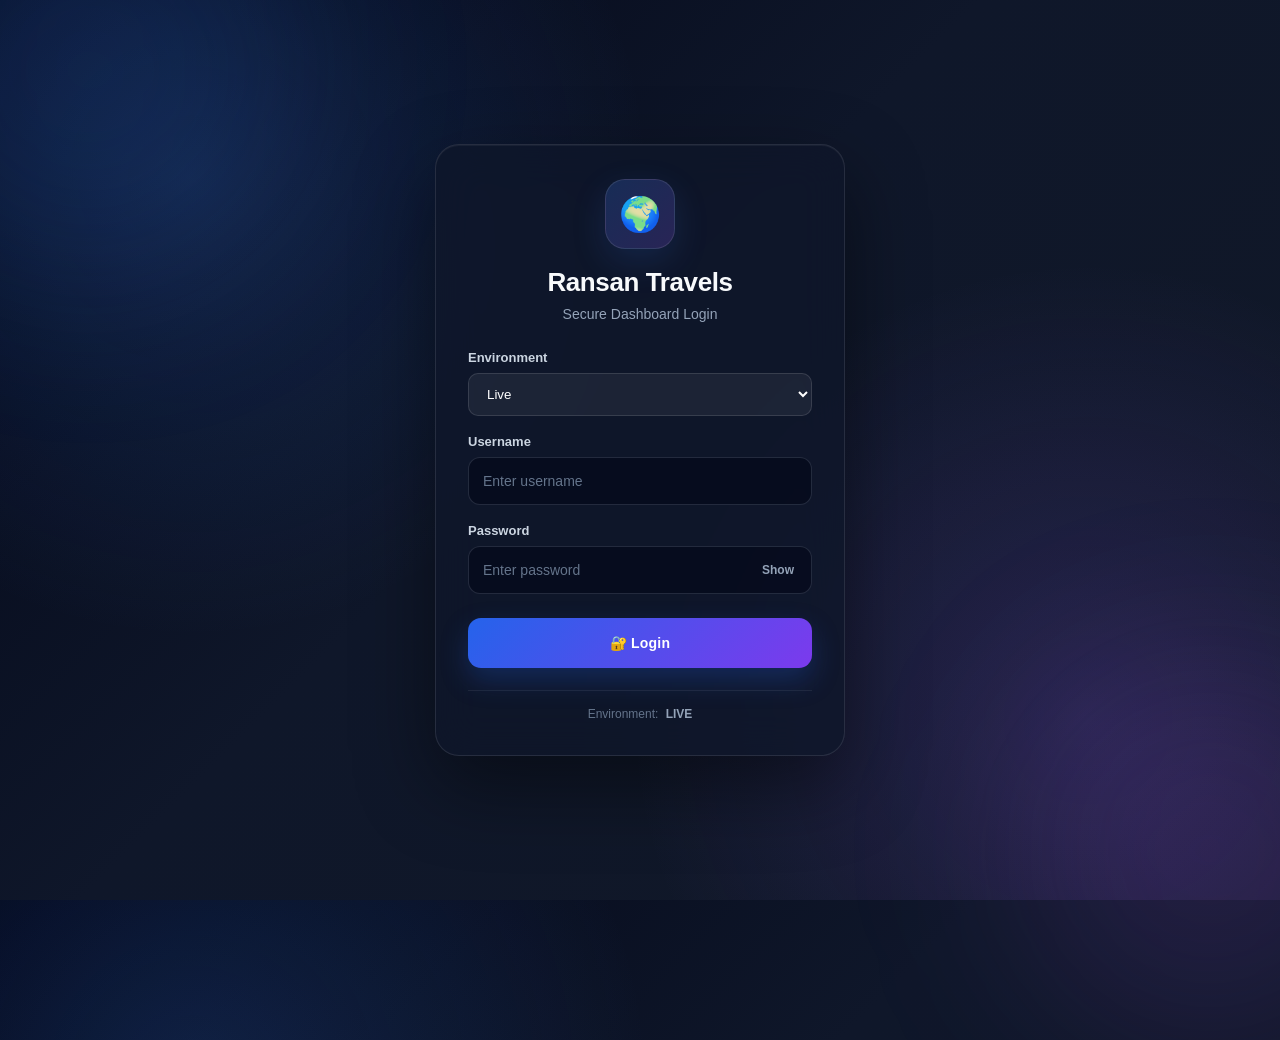
<file: dashboard.html>
<!DOCTYPE html>
<html lang="en">

<head>

    <meta charset="UTF-8">

    <meta name="viewport" content="
        width=device-width,
        initial-scale=1,
        viewport-fit=cover
    ">

    <meta name="theme-color" content="#07111f">

    <meta name="color-scheme" content="dark">

    <meta name="mobile-web-app-capable" content="yes">

    <meta name="apple-mobile-web-app-capable" content="yes">

    <meta name="apple-mobile-web-app-status-bar-style" content="black-translucent">

    <title>

        RanSan Travel Operations Center

    </title>

    <script src="dashboard/auth-guard.js"></script>

    <link rel="stylesheet" href="dashboard/dashboard.css">
    <link rel="stylesheet" href="dashboard/dashboard-card.css">
    <link rel="stylesheet" href="dashboard/dashboard-live.css">
    <link rel="stylesheet" href="dashboard/customerDrawerV2.css">
    <link rel="stylesheet" href="dashboard/customerDrawerV3.css">
    <link rel="stylesheet" href="dashboard/priority-support.css">
    <link rel="stylesheet" href="dashboard/lead-center.css">
    <link rel="stylesheet" href="dashboard/booking_process.css">
    <link rel="stylesheet" href="dashboard/dashboard_modification.css">
    <link rel="stylesheet" href="dashboard/dash_notification.css">

    <link rel="stylesheet" href="dashboard/dashboard-payment.css">

    <link rel="stylesheet" href="dashboard/dashboard-invoice.css">

    <link rel="stylesheet" href="dashboard/dashboard-payment-reminder.css?v=1">

    <link rel="stylesheet" href="dashboard/dashboard-collections.css?v=1">

    <link rel="stylesheet" href="dashboard/dashboard-refund.css?v=1">

    <link rel="stylesheet" href="dashboard/dashboard-refund-history.css?v=1">

    <link rel="stylesheet" href="dashboard/dashboard-documents.css?v=2">

    <link rel="stylesheet" href="dashboard/dashboard-vendors.css?v=1">

    <link rel="stylesheet" href="dashboard/dashboard-booking-cost.css?v=1">

    <!-- ======================================================
     DASHBOARD RESPONSIVE SHELL V2
     MUST REMAIN LAST
     ====================================================== -->

    <link rel="stylesheet" href="dashboard/dashboard-responsive-v2.css?v=1">

    <!-- ======================================================
     MOBILE WORKSPACES
     MUST REMAIN AFTER RESPONSIVE V2
     ====================================================== -->

    <link rel="stylesheet" href="dashboard/dashboard-mobile-workspaces.css?v=1">

</head>

<body>



    <!--         <script>

(function protectDashboard() {

    const loggedIn =
        sessionStorage.getItem(
            "isLoggedIn"
        );


    if (
        loggedIn !== "true"
    ) {

        window.location.replace(
            "login.html"
        );

        return;

    }


    /*
     * Restore logged-in environment
     */

    const env =
        (
            sessionStorage.getItem(
                "env"
            ) ||
            "LIVE"
        )
        .toUpperCase();


    window.DASHBOARD_ENV =
        env;


})();

</script> -->

    <!-- <div id="customerPortalApp"> -->

    <div class="dashboard">

        <!-- HEADER -->

        <header class="topbar">

            <div class="brandSection">

                <div>

                    <div id="festivalBanner"></div>

                    <div class="brand">

                        ✈ RanSan Travels

                    </div>

                    <div class="subtitle">

                        Travel Operations Center

                    </div>

                </div>

            </div>



            <div class="top-actions">

                <!-- GLOBAL SEARCH -->
                <div class="globalSearchWrap">

                    <span class="globalSearchIcon">
                        🔍
                    </span>

                    <input id="globalSearch" type="search" placeholder="Search customer, phone, booking..."
                        autocomplete="off" spellcheck="false" enterkeyhint="search"
                        aria-label="Search customers and bookings">

                </div>


                <!-- ENVIRONMENT SWITCHER -->
                <div class="envSwitcher">

                    <span id="envLabel" class="envLive">
                        LIVE
                    </span>

                    <label class="switch" title="Switch between LIVE and TEST environments">

                        <input id="envToggle" type="checkbox" aria-label="Switch dashboard environment">

                        <span class="slider" aria-hidden="true"></span>

                    </label>

                </div>


                <!-- ENVIRONMENT LOADER -->
                <div id="envLoader" class="envLoader">

                    <div class="loaderBox">

                        <div class="loaderCircle"></div>

                        <div id="loaderText">
                            Switching Environment...
                        </div>

                    </div>

                </div>


                <!-- =========================================
NOTIFICATION CENTER
========================================= -->

                <div class="notificationWrap">

                    <button type="button" id="notificationBtn" class="notificationBtn" title="Attention Needed"
                        aria-label="Open notifications" aria-expanded="false">

                        <span class="notificationBell">
                            🔔
                        </span>

                        <span id="notificationCount" class="notificationCount" hidden>
                            0
                        </span>

                    </button>


                    <!-- =========================================
    NOTIFICATION DROPDOWN
    ========================================== -->

                    <div id="notificationPanel" class="notificationPanel" aria-hidden="true">


                        <!-- =====================================
        HEADER
        ====================================== -->

                        <div class="notificationHeader">

                            <div class="notificationHeaderText">

                                <div class="notificationTitle">
                                    Attention Needed
                                </div>

                                <div id="notificationSubtitle" class="notificationSubtitle">
                                    You're all caught up
                                </div>

                            </div>


                            <div class="notificationHeaderActions">

                                <!-- ALL FILTER -->

                                <button type="button" id="notificationAllBtn" class="notificationAllBtn active"
                                    aria-pressed="true">
                                    All
                                </button>


                                <!-- CLOSE -->

                                <button type="button" id="notificationCloseBtn" class="notificationCloseBtn"
                                    aria-label="Close notifications">
                                    ✕
                                </button>

                            </div>

                        </div>


                        <!-- =====================================
        SUMMARY / FILTERS
        ====================================== -->

                        <div id="notificationSummary" class="notificationSummary">


                            <!-- OVERDUE -->

                            <button type="button" class="notificationStat overdue" data-notification-filter="overdue"
                                aria-pressed="false">

                                <span class="notificationStatIcon">
                                    🔴
                                </span>

                                <div class="notificationStatContent">

                                    <strong id="notificationOverdueCount">
                                        0
                                    </strong>

                                    <small>
                                        Overdue
                                    </small>

                                </div>

                            </button>


                            <!-- TODAY -->

                            <button type="button" class="notificationStat today" data-notification-filter="today"
                                aria-pressed="false">

                                <span class="notificationStatIcon">
                                    📅
                                </span>

                                <div class="notificationStatContent">

                                    <strong id="notificationTodayCount">
                                        0
                                    </strong>

                                    <small>
                                        Today
                                    </small>

                                </div>

                            </button>


                            <!-- MODIFICATIONS -->

                            <button type="button" class="notificationStat modification"
                                data-notification-filter="modification" aria-pressed="false">

                                <span class="notificationStatIcon">
                                    🔄
                                </span>

                                <div class="notificationStatContent">

                                    <strong id="notificationModificationCount">
                                        0
                                    </strong>

                                    <small>
                                        Changes
                                    </small>

                                </div>

                            </button>

                        </div>


                        <!-- =====================================
        BODY
        ====================================== -->

                        <div id="notificationList" class="notificationList">

                            <div class="notificationEmpty">

                                <div class="notificationEmptyIcon">
                                    ✓
                                </div>

                                <strong>
                                    All caught up
                                </strong>

                                <span>
                                    No items currently need attention.
                                </span>

                            </div>

                        </div>


                        <!-- =====================================
        FOOTER
        ====================================== -->

                        <div class="notificationFooter">

                            <span>
                                Live from CRM
                            </span>

                            <button type="button" onclick="window.DashNotification?.refresh()">
                                ↻ Refresh
                            </button>

                        </div>


                    </div>

                </div>

                <!-- =========================================
     DASHBOARD NAVIGATION ACTIONS
     ========================================= -->
                <nav id="mobileDashboardActions" class="dashNavActions" aria-label="Dashboard navigation">

                    <!-- CUSTOMER DATABASE -->
                    <button type="button" class="dashNavBtn dashNavCustomers"
                        onclick="window.location.href='customer_data.html'" title="Open Customer CRM">
                        <span class="dashNavIcon">
                            👥
                        </span>

                        <span class="dashNavCopy">
                            <strong>Customers</strong>
                            <small>CRM Database</small>
                        </span>
                    </button>

                    <!-- =================================================
     PAYMENT COLLECTIONS
     ================================================= -->

                    <button type="button" class="dashNavBtn dashNavCollections"
                        onclick="window.RanSanCollections?.open()" title="Open Payment Collections">

                        <span class="dashNavIcon">
                            💰
                        </span>

                        <span class="dashNavCopy">

                            <strong>
                                Collections
                            </strong>

                            <small>
                                Payment Ageing
                            </small>

                        </span>

                    </button>

                    <!-- REPORTS -->
                    <button type="button" class="dashNavBtn dashNavReports"
                        onclick="window.location.href='Dashboard_Report.html'" title="Open Reports">
                        <span class="dashNavIcon">
                            📊
                        </span>

                        <span class="dashNavCopy">
                            <strong>Reports</strong>
                            <small>Analytics</small>
                        </span>
                    </button>

                    <!-- =========================================
     SUPPLIER / VENDOR CENTER
     ========================================= -->

                    <button type="button" class="dashNavBtn dashNavVendors" onclick="
        window.RanSanVendors
            ?.open()
    " title="Open Supplier & Vendor Center">

                        <span class="dashNavIcon">
                            🤝
                        </span>

                        <span class="dashNavCopy">

                            <strong>
                                Vendors
                            </strong>

                            <small>
                                Supplier Network
                            </small>

                        </span>

                    </button>

                    <!-- LOGOUT -->
                    <button type="button" id="logoutBtn" class="dashNavBtn dashNavLogout" title="Logout">
                        <span class="dashNavIcon">
                            ↪
                        </span>

                        <span class="dashNavCopy">
                            <strong>Logout</strong>
                            <small>End Session</small>
                        </span>
                    </button>

                </nav>

            </div>

        </header>

        <!-- KPI -->

        <section class="kpi-grid">

            <div class="kpi glass flight" data-tab="Flight" role="button" tabindex="0"
                aria-label="Open Flight bookings">

                <div class="kpi-icon">

                    ✈

                </div>

                <div class="kpi-content">

                    <div id="flightCount" class="kpi-value">

                        0

                    </div>

                    <div class="kpi-live-status">

                        <span class="liveDot"></span>

                        LIVE

                    </div>

                </div>

                <div class="kpi-badge" id="flightBadge">

                    LIVE

                </div>

            </div>

            <div class="kpi glass train" data-tab="Train" role="button" tabindex="0" aria-label="Open Train bookings">

                <div class="kpi-icon">
                    🚆
                </div>

                <div class="kpi-content">

                    <div id="trainCount" class="kpi-value">

                        0

                    </div>

                    <div class="kpi-live-status">

                        <span class="liveDot"></span>

                        LIVE

                    </div>
                </div>

                <div class="kpi-badge" id="trainBadge">

                    LIVE

                </div>

            </div>

            <div class="kpi glass bus" data-tab="Bus" role="button" tabindex="0" aria-label="Open Bus bookings">

                <div class="kpi-icon">
                    🚌
                </div>

                <div class="kpi-content">

                    <div id="busCount" class="kpi-value">

                        0

                    </div>

                    <div class="kpi-live-status">

                        <span class="liveDot"></span>

                        LIVE

                    </div>
                </div>

                <div class="kpi-badge" id="busBadge">

                    LIVE

                </div>

            </div>

            <div class="kpi glass car" data-tab="Car" role="button" tabindex="0" aria-label="Open Car bookings">

                <div class="kpi-icon">
                    🚖
                </div>

                <div class="kpi-content">

                    <div id="carCount" class="kpi-value">

                        0

                    </div>

                    <div class="kpi-live-status">

                        <span class="liveDot"></span>

                        LIVE

                    </div>
                </div>

                <div class="kpi-badge" id="carBadge">

                    LIVE

                </div>

            </div>

            <div class="kpi glass package" data-tab="Package" role="button" tabindex="0"
                aria-label="Open Package bookings">

                <div class="kpi-icon">
                    🏖
                </div>

                <div class="kpi-content">

                    <div id="packageCount" class="kpi-value">

                        0

                    </div>

                    <div class="kpi-live-status">

                        <span class="liveDot"></span>

                        LIVE

                    </div>
                </div>

                <div class="kpi-badge" id="packageBadge">

                    LIVE

                </div>

            </div>

            <div class="kpi glass quote" data-tab="Quote" role="button" tabindex="0" aria-label="Open Quote enquiries">

                <div class="kpi-icon">
                    💬
                </div>

                <div class="kpi-content">

                    <div id="quoteCount" class="kpi-value">

                        0

                    </div>

                    <div class="kpi-live-status">

                        <span class="liveDot"></span>

                        LIVE

                    </div>
                </div>

                <div class="kpi-badge" id="quoteBadge">

                    LIVE

                </div>

            </div>

        </section>

        <!-- CONTENT -->

        <section class="content-grid">

            <!-- LEFT -->

            <div>

                <div class="liveActivity modernActivity">

                    <div class="crmKPIGrid">

                        <div class="crmKPICard">
                            <div class="crmKPIIcon">💰</div>
                            <div id="kpiRevenue" class="crmKPINumber">

                                ₹0

                            </div>

                            <small id="kpiRevenueTrend">

                                +0%

                            </small>

                            <span>

                                Today's Revenue

                            </span>
                        </div>

                        <div class="crmKPICard">
                            <div class="crmKPIIcon">🔥</div>
                            <div id="kpiLeads" class="crmKPINumber">

                                0

                            </div>

                            <small>

                                Today

                            </small>
                            <span>New Leads Today</span>
                        </div>

                        <div class="crmKPICard">

                            <div id="kpiActivityIcon" class="crmKPIIcon">
                                ⚡
                            </div>

                            <div id="kpiLastActivity" class="crmKPINumber">
                                -
                            </div>

                            <small id="kpiLastTime">
                                -
                            </small>

                            <span id="kpiActivityLabel">
                                Last CRM Activity
                            </span>

                        </div>

                        <div class="crmKPICard">

                            <div class="crmKPIIcon">
                                📅
                            </div>

                            <div id="kpiFollowups" class="crmKPINumber">
                                0
                            </div>

                            <span>
                                Today's Follow Ups
                            </span>

                            <small id="kpiFollowupDetail">
                                0 Pending • 0 Overdue
                            </small>

                        </div>

                    </div>

                    <div class="activityHeader">

                        <span>⚡ Live CRM Activity</span>

                        <span id="activityTime">
                            Updating...
                        </span>

                    </div>

                    <div id="liveOperations" class="crmTimelineContainer"></div>

                </div>


                <!-- =========================================================
     BOOKING MODIFICATION REQUESTS
========================================================= -->

                <div class="glass modificationCenter">

                    <div class="modificationHeader">

                        <div>
                            <div class="section-title">
                                🔄 Booking Modification Requests
                            </div>

                            <div class="modificationSubtitle">
                                Customer requests requiring operations review
                            </div>
                        </div>

                        <div class="modificationHeaderActions">

                            <button class="modFilterBtn active" data-status="" onclick="filterModificationRequests('')">
                                All
                            </button>

                            <button class="modFilterBtn" data-status="Pending"
                                onclick="filterModificationRequests('Pending')">
                                Pending
                                <span id="modPendingCount">0</span>
                            </button>

                            <button class="modFilterBtn" data-status="Approved"
                                onclick="filterModificationRequests('Approved')">
                                Approved
                                <span id="modApprovedCount">0</span>
                            </button>

                            <button class="modFilterBtn" data-status="Rejected"
                                onclick="filterModificationRequests('Rejected')">
                                Rejected
                                <span id="modRejectedCount">0</span>
                            </button>

                            <button class="modRefreshBtn" onclick="loadModificationRequests()">
                                ↻
                            </button>

                        </div>

                    </div>


                    <!-- SEARCH -->

                    <div class="modificationToolbar">

                        <input id="modificationSearch" type="text"
                            placeholder="Search booking, customer, phone, request..."
                            oninput="applyModificationSearch()">

                    </div>


                    <!-- REQUEST LIST -->

                    <div id="modificationRequestList" class="modificationRequestList">

                        <div class="modificationLoading">

                            Loading modification requests...

                        </div>

                    </div>

                </div>

                <div class="glass crmGlass tabs">

                    <div id="mobileCrmSection" class="tab-head">

                        <button class="tab flight active" onclick="changeTab('Flight',this)">
                            ✈ Flight
                            <span id="countFlight" class="tabCounter">0</span>
                        </button>

                        <button class="tab train" onclick="changeTab('Train',this)">
                            🚆 Train
                            <span id="countTrain" class="tabCounter">0</span>
                        </button>

                        <button class="tab bus" onclick="changeTab('Bus',this)">
                            🚌 Bus
                            <span id="countBus" class="tabCounter">0</span>
                        </button>

                        <button class="tab car" onclick="changeTab('Car',this)">
                            🚖 Car
                            <span id="countCar" class="tabCounter">0</span>
                        </button>

                        <button class="tab package" onclick="changeTab('Package',this)">
                            🏖 Package
                            <span id="countPackage" class="tabCounter">0</span>
                        </button>

                        <button class="tab quote" onclick="changeTab('Quote',this)">
                            💬 Quote
                            <span id="countQuote" class="tabCounter">0</span>
                        </button>

                    </div>

                    <!-- ===========================================
CRM Toolbar
=========================================== -->

                    <div class="crmToolbar">

                        <select id="crmSort" onchange="applyCRMFilters()">

                            <option value="default">Sort</option>

                            <option value="name">Customer Name</option>

                            <option value="date">Travel Date</option>

                            <option value="status">Status</option>

                            <option value="priority">Priority</option>

                        </select>

                        <select id="crmFilter" onchange="applyCRMFilters()">

                            <option value="All">All Status</option>

                            <option>New</option>

                            <option>Pending</option>

                            <option>Processing</option>

                            <option>Follow Up</option>

                            <option>Called</option>

                            <option>WhatsApp Sent</option>

                            <option>Completed</option>

                        </select>

                        <input id="crmSearch" type="search" autocomplete="off"
                            placeholder="Search customer, phone, booking ID, route..." oninput="applyCRMFilters()">

                    </div>

                    <!-- Cards render HERE -->
                    <div id="tabContent" class="glass crmSection">

                        Loading...

                    </div>

                </div>
            </div>


            <!-- RIGHT -->

            <div>

                <!-- ==========================================
 LEAD CENTER V2
========================================== -->

                <div id="mobileLeadCenterSection" class="glass leadCenterV2">

                    <div class="leadCenterHeader">

                        <div class="section-title">
                            Lead Center
                        </div>

                        <div class="leadCenterSub">
                            Sales Pipeline
                        </div>

                    </div>

                    <div id="leadCenterGridV2" class="leadCenterGridV2">

                        <!-- JS renders cards here -->

                    </div>

                </div>

                <div id="mobilePrioritySection" class="glass support">

                    <div class="section-title">

                        Priority Support

                    </div>

                    <div id="priorityList"></div>

                </div>

            </div>

        </section>

    </div>

    <!-- CUSTOMER DRAWER -->

    <div class="customerDrawer" id="customerDrawer">

        <div class="drawerHead">

            Customer Details

            <span class="drawerClose" onclick="closeDrawer()">

                ✖

            </span>

        </div>

        <div id="drawerContent">

            Select a customer

        </div>


    </div>

    <!-- ===========================================================
     CRM GLASS DRAWER V2
     (New Drawer - Does NOT affect existing drawer)
=========================================================== -->

    <div id="customerDrawerV2" class="crmGlassV2Drawer">

        <div class="crmGlassV2Container">

            <!-- Header -->

            <div class="crmGlassV2TopBar">

                <div class="crmGlassV2Title">

                    👤 Customer Workspace

                </div>

                <button id="crmGlassV2CloseBtn" class="crmGlassV2CloseBtn" onclick="closeCustomerDrawerV2()">

                    ✕

                </button>

            </div>

            <!-- Dynamic Content -->

            <div id="crmGlassV2Content" class="crmGlassV2Content">

                <div class="crmGlassV2Empty">

                    Select a customer...

                </div>

            </div>

        </div>

        <!-- ========================================================= -->
        <!-- BOOKING PROGRESS -->
        <!-- ========================================================= -->

        <div id="bookingProgressContainer">

            <div class="bookingProgressLoading">

                Loading Booking Workflow...

            </div>

        </div>



    </div>




    <div id="leadModal" class="leadModal">

        <div class="leadModalContent">

            <div class="leadModalHeader">

                <h3 id="leadModalTitle">

                    Lead Details

                </h3>

                <button onclick="closeLeadModal()">

                    ✕

                </button>

            </div>

            <div id="leadModalBody">

            </div>

        </div>

    </div>


    <div id="priorityModal" class="priorityModal">

        <div class="priorityModalContent">

            <!-- HEADER -->

            <div class="priorityModalHeader">

                <div>

                    <div id="priorityModalTitle" class="priorityTitle">

                        Priority Support

                    </div>

                    <div id="priorityModalSubtitle" class="prioritySubtitle">

                        Urgent CRM Queue

                    </div>

                </div>

                <button class="priorityCloseBtn" onclick="closePriorityModal()">

                    ✕

                </button>

            </div>

            <!-- TOOLBAR -->

            <div class="priorityToolbar">

                <input id="prioritySearch" class="prioritySearch" type="text"
                    placeholder="Search customer, phone, destination..." autocomplete="off">

                <div id="priorityRecordCount" class="priorityRecordCount">

                    0 Records

                </div>

            </div>

            <!-- STATISTICS -->

            <div id="priorityStatsRibbon" class="priorityStatsRibbon">

            </div>

            <!-- TABLE -->

            <div id="priorityModalBody" class="priorityTableWrap">

            </div>

        </div>

    </div>


    <!-- ===========================================
CRM STATUS MODAL
=========================================== -->

    <div id="statusModal" class="crmModal">

        <div class="crmModalContent">

            <div class="crmHeader">

                <div class="crmIcon statusIcon">

                    ✏

                </div>

                <div>

                    <h2>

                        Update Status

                    </h2>

                    <small id="statusCustomerName">
                        Customer
                    </small>

                </div>

                <button class="crmClose" onclick="closeStatusModal()">

                    ✕

                </button>

            </div>

            <div class="crmBody">

                <label>

                    Status

                </label>

                <select id="crmStatus">

                    <option value="NEW">NEW</option>

                    <option value="Follow Up">Follow Up</option>

                    <option value="WhatsApp Sent">WhatsApp Sent</option>

                    <option value="Confirmed">Confirmed</option>

                    <option value="Processing">Processing</option>

                    <option value="Completed">Completed</option>

                    <option value="Cancelled">Cancelled</option>

                </select>

                <div class="crm-field">

                    <label>Revenue (₹)</label>

                    <input type="number" id="crmRevenue" placeholder="Enter Final Fare" disabled>

                </div>

                <label>

                    Notes

                </label>

                <textarea id="crmNotes" rows="5" placeholder="Write Notes...">

            </textarea>

            </div>

            <div class="crmFooter">

                <button class="crmCancel" onclick="closeStatusModal()">

                    Cancel

                </button>

                <button id="saveStatusBtn" class="crmSave" onclick="saveStatus()">

                    Save Status

                </button>

            </div>

        </div>

    </div>

    <!-- ===========================================
CRM FOLLOWUP MODAL
=========================================== -->

    <div id="followupModal" class="crmModal">

        <div class="crmModalContent">

            <div class="crmHeader">

                <div class="crmIcon followIcon">

                    📅

                </div>

                <div>

                    <h2>

                        Set Follow Up

                    </h2>

                    <small id="followupCustomer">
                        Customer
                    </small>

                </div>

                <button class="crmClose" onclick="closeFollowupModal()">

                    ✕

                </button>

            </div>

            <div class="crmBody">

                <label>

                    Follow Up Date

                </label>

                <input type="date" id="crmFollowDate">

                <label>

                    Notes

                </label>

                <textarea id="crmFollowNotes" rows="5" placeholder="Write Follow Up Notes...">

            </textarea>

            </div>

            <div class="crmFooter">

                <button class="crmCancel" onclick="closeFollowupModal()">

                    Cancel

                </button>

                <button id="saveFollowBtn" class="crmSave" onclick="saveFollowup()">

                    Save Follow Up

                </button>

            </div>

        </div>

    </div>



    <!-- =======================================================
     LEAD CENTER V2 MODAL
======================================================= -->

    <div id="leadCenterModalV2" class="leadCenterModalV2">

        <div class="leadCenterWindowV2">

            <!-- HEADER -->

            <div class="leadCenterHeaderV2">

                <div>

                    <div id="leadCenterTitleV2" class="leadCenterTitleV2">

                        Lead Center

                    </div>

                    <div id="leadCenterSubtitleV2" class="leadCenterSubtitleV2">

                        Sales Pipeline

                    </div>

                </div>

                <button class="leadCenterCloseV2" onclick="closeLeadCenterModalV2()">

                    ✕

                </button>

            </div>


            <!-- SEARCH -->

            <div class="leadCenterToolbarV2">

                <input id="leadSearchInputV2" class="leadSearchInputV2" type="text"
                    placeholder="Search customer, phone, destination..." autocomplete="off">

                <div id="leadCenterCountV2" class="leadCenterCountV2">

                    0 Leads

                </div>

            </div>


            <!-- SERVICE FILTER -->

            <div id="leadCenterChips" class="leadCenterChipsV2">

            </div>


            <!-- TABLE -->

            <div id="leadCenterTableWrap" class="leadCenterTableWrapV2">

            </div>

        </div>

    </div>

    <!-- ===========================================
CRM TOAST
=========================================== -->

    <div id="crmToast">

        <div id="crmToastIcon">

            ✔

        </div>

        <div id="crmToastText">

            Success

        </div>

    </div>


    <!-- ===========================================
CRM LOADER
=========================================== -->

    <div id="crmLoader">

        <div class="crmSpinner"></div>

        <div>

            Updating CRM...

        </div>

    </div>


    <!-- ==========================================
WHATSAPP MODAL
========================================== -->

    <div id="whatsappModal" class="crmModal">

        <div class="crmModalContent">

            <div class="crmHeader">

                <div class="crmIcon followIcon">
                    💬
                </div>

                <div>

                    <h2>Send WhatsApp</h2>

                    <small id="whatsappCustomer">
                        Customer
                    </small>

                </div>

                <button class="crmClose" onclick="closeWhatsappModal()">

                    ✕

                </button>

            </div>

            <div class="crmBody">

                <label>

                    Template

                </label>

                <select id="whatsappTemplate" onchange="loadWhatsappTemplate()">

                    <option value="Holiday Package">

                        Holiday Package

                    </option>

                    <option value="Quotation">

                        Quotation

                    </option>

                    <option value="Reminder">

                        Reminder

                    </option>

                    <option value="Follow Up">

                        Follow Up

                    </option>

                    <option value="Payment Reminder">

                        Payment Reminder

                    </option>

                    <option value="Custom">

                        Custom Message

                    </option>

                </select>

                <label>

                    Message

                </label>

                <textarea id="whatsappMessage" rows="8">

            </textarea>

            </div>

            <div class="crmFooter">

                <button class="crmCancel" onclick="closeWhatsappModal()">

                    Cancel

                </button>

                <button id="sendWhatsappBtn" class="crmSave" onclick="sendCRMWhatsapp()">

                    Send WhatsApp

                </button>

            </div>

        </div>

    </div>


    <div id="kpiModal" class="kpiDrillModal">

        <div class="kpiDrillContent">

            <div class="kpiDrillHeader">

                <h2 id="kpiModalTitle"></h2>

                <button class="kpiDrillClose" onclick="closeKPIModal()">

                    ✕

                </button>

            </div>

            <div id="kpiModalBody" class="kpiDrillBody">

            </div>

        </div>

    </div>


    <div id="bookingModal" class="bookingModal">

        <div class="bookingModalBox">

            <div class="bookingModalHeader">

                Booking Details

                <span onclick="closeBookingModal()">

                    ✕

                </span>

            </div>

            <div id="bookingModalBody">

                Loading...

            </div>

        </div>

    </div>


    <input type="hidden" id="crmSheet">

    <input type="hidden" id="crmRow">

    <input type="hidden" id="crmBooking">

    <!-- =========================================================
     RANSAN PAYMENT RECORDING MODAL
     ========================================================= -->

    <!-- =========================================================
     RANSAN PAYMENT RECORDING + HISTORY V2
     ========================================================= -->

    <div id="addPaymentModal" class="paymentRecordModal" aria-hidden="true">

        <div class="paymentRecordCard" role="dialog" aria-modal="true" aria-labelledby="paymentModalTitle">


            <!-- =============================================
             HEADER
             ============================================= -->

            <div class="paymentRecordHeader">

                <div class="paymentRecordHeaderLeft">

                    <div class="paymentRecordIcon">
                        ₹
                    </div>

                    <div>

                        <div class="paymentRecordEyebrow">
                            ACCOUNTS
                        </div>

                        <h2 id="paymentModalTitle">
                            Record Payment
                        </h2>

                        <p>
                            Record payment and review transaction history.
                        </p>

                    </div>

                </div>


                <button type="button" class="paymentRecordClose" onclick="window.RanSanPayment?.close()"
                    aria-label="Close Payment">
                    ✕
                </button>

            </div>



            <!-- =============================================
             BOOKING IDENTITY
             ============================================= -->

            <div class="paymentRecordBooking">

                <div>

                    <span>
                        Booking ID
                    </span>

                    <strong id="paymentModalBookingId">
                        -
                    </strong>

                </div>


                <div>

                    <span>
                        Customer
                    </span>

                    <strong id="paymentModalCustomer">
                        -
                    </strong>

                </div>

            </div>



            <!-- =============================================
             FINANCIAL SUMMARY
             ============================================= -->

            <div class="paymentRecordSummary">

                <div class="
                    paymentRecordSummaryBox
                    total
                ">

                    <span>
                        Total
                    </span>

                    <strong id="paymentModalTotal">
                        ₹0
                    </strong>

                </div>


                <div class="
                    paymentRecordSummaryBox
                    paid
                ">

                    <span>
                        Already Paid
                    </span>

                    <strong id="paymentModalPaid">
                        ₹0
                    </strong>

                </div>


                <div class="
                    paymentRecordSummaryBox
                    balance
                ">

                    <span>
                        Balance
                    </span>

                    <strong id="paymentModalBalance">
                        ₹0
                    </strong>

                </div>

            </div>



            <!-- =============================================
             WARNING
             ============================================= -->

            <div id="paymentModalWarning" class="paymentRecordWarning" hidden></div>



            <!-- =============================================
             PAYMENT HISTORY
             ============================================= -->

            <section class="paymentHistorySection" aria-labelledby="paymentHistoryTitle">

                <div class="paymentHistoryHeader">

                    <div>

                        <div class="paymentHistoryEyebrow">
                            TRANSACTIONS
                        </div>

                        <div class="paymentHistoryTitleRow">

                            <h3 id="paymentHistoryTitle">
                                Payment History
                            </h3>

                            <span id="paymentHistoryCount" class="paymentHistoryCount">
                                0
                            </span>

                        </div>

                    </div>


                    <button type="button" id="paymentHistoryRefreshBtn" class="paymentHistoryRefreshBtn" onclick="
                        window.RanSanPayment
                            ?.refreshHistory()
                    " title="Refresh Payment History">
                        ↻ Refresh
                    </button>

                </div>



                <!-- LOADING -->

                <div id="paymentHistoryLoading" class="paymentHistoryLoading" hidden>

                    <span class="paymentHistorySpinner"></span>

                    <span>
                        Loading payment history...
                    </span>

                </div>



                <!-- ERROR -->

                <div id="paymentHistoryError" class="paymentHistoryError" hidden></div>



                <!-- EMPTY -->

                <div id="paymentHistoryEmpty" class="paymentHistoryEmpty" hidden>

                    <div class="paymentHistoryEmptyIcon">
                        ₹
                    </div>

                    <strong>
                        No payments recorded yet
                    </strong>

                    <span>
                        The first payment recorded for this
                        booking will appear here.
                    </span>

                </div>



                <!-- LIST -->

                <div id="paymentHistoryList" class="paymentHistoryList"></div>

            </section>



            <!-- =============================================
             ADD PAYMENT FORM TITLE
             ============================================= -->

            <div class="paymentFormSectionHeader">

                <div>

                    <span>
                        NEW TRANSACTION
                    </span>

                    <h3>
                        Add Payment
                    </h3>

                </div>

                <div class="paymentFormSectionIcon">
                    ＋
                </div>

            </div>



            <!-- =============================================
             FORM
             ============================================= -->

            <div class="paymentRecordForm">


                <div class="paymentRecordField">

                    <label for="paymentDate">
                        Payment Date
                    </label>

                    <input type="date" id="paymentDate">

                </div>



                <div class="paymentRecordField">

                    <label for="paymentAmount">
                        Amount Received
                    </label>

                    <div class="paymentAmountInput">

                        <span>
                            ₹
                        </span>

                        <input type="number" id="paymentAmount" min="1" step="1" inputmode="decimal"
                            placeholder="Enter amount">

                    </div>

                </div>



                <div class="paymentRecordField">

                    <label for="paymentMode">
                        Payment Mode
                    </label>

                    <select id="paymentMode">

                        <option value="UPI">
                            UPI
                        </option>

                        <option value="Cash">
                            Cash
                        </option>

                        <option value="Bank Transfer">
                            Bank Transfer
                        </option>

                        <option value="Card">
                            Card
                        </option>

                        <option value="Cheque">
                            Cheque
                        </option>

                        <option value="Other">
                            Other
                        </option>

                    </select>

                </div>



                <div class="paymentRecordField">

                    <label for="paymentReference">
                        Reference / Transaction ID
                    </label>

                    <input type="text" id="paymentReference" autocomplete="off"
                        placeholder="UPI / Bank / Receipt reference">

                </div>



                <div class="
                    paymentRecordField
                    paymentRecordFieldFull
                ">

                    <label for="paymentNotes">
                        Notes
                    </label>

                    <textarea id="paymentNotes" rows="3" placeholder="Optional payment note"></textarea>

                </div>


            </div>



            <!-- =============================================
             FOOTER
             ============================================= -->

            <div class="paymentRecordFooter">

                <button type="button" class="paymentRecordCancel" onclick="
                    window.RanSanPayment?.close()
                ">
                    Cancel
                </button>


                <button type="button" id="paymentSaveBtn" class="paymentRecordSave" onclick="
                    window.RanSanPayment?.save()
                ">

                    <span>
                        ✓
                    </span>

                    Record Payment

                </button>

            </div>


        </div>

    </div>

    <!-- =========================================================
     RANSAN PAYMENT RECEIPT MODAL V1
     ========================================================= -->

    <div id="paymentReceiptModal" class="paymentReceiptModal" aria-hidden="true">

        <div class="paymentReceiptCard" role="dialog" aria-modal="true" aria-labelledby="paymentReceiptTitle">


            <!-- =============================================
             HEADER
             ============================================= -->

            <div class="paymentReceiptHeader">

                <div class="paymentReceiptBrand">

                    <div class="paymentReceiptBrandIcon">
                        ✈
                    </div>

                    <div>

                        <div class="paymentReceiptBrandName">
                            RanSan Travels
                        </div>

                        <div class="paymentReceiptBrandSub">
                            Travel • Experiences • Memories
                        </div>

                    </div>

                </div>


                <button type="button" class="paymentReceiptClose" onclick="
                    window.RanSanPayment?.closeReceipt()
                " aria-label="Close Receipt">
                    ✕
                </button>

            </div>



            <!-- =============================================
             RECEIPT INTRO
             ============================================= -->

            <div class="paymentReceiptIntro">

                <div>

                    <div class="paymentReceiptEyebrow">
                        PAYMENT ACKNOWLEDGEMENT
                    </div>

                    <h2 id="paymentReceiptTitle">
                        Payment Receipt
                    </h2>

                    <p>
                        Payment received against your RanSan booking.
                    </p>

                </div>


                <div id="paymentReceiptEnvironment" class="paymentReceiptEnvironment">
                    LIVE
                </div>

            </div>



            <!-- =============================================
             AMOUNT HERO
             ============================================= -->

            <div class="paymentReceiptAmountHero">

                <div>

                    <span>
                        Amount Received
                    </span>

                    <strong id="paymentReceiptAmount">
                        ₹0
                    </strong>

                </div>


                <div class="paymentReceiptSuccessBadge">

                    <span>
                        ✓
                    </span>

                    Payment Received

                </div>

            </div>



            <!-- =============================================
             DETAILS
             ============================================= -->

            <div class="paymentReceiptSection">

                <div class="paymentReceiptSectionTitle">

                    <span>
                        Receipt Details
                    </span>

                </div>


                <div class="paymentReceiptDetailsGrid">


                    <div class="paymentReceiptDetail">

                        <span>
                            Payment ID
                        </span>

                        <strong id="paymentReceiptPaymentId">
                            -
                        </strong>

                    </div>


                    <div class="paymentReceiptDetail">

                        <span>
                            Booking ID
                        </span>

                        <strong id="paymentReceiptBookingId">
                            -
                        </strong>

                    </div>


                    <div class="paymentReceiptDetail">

                        <span>
                            Customer
                        </span>

                        <strong id="paymentReceiptCustomer">
                            -
                        </strong>

                    </div>


                    <div class="paymentReceiptDetail">

                        <span>
                            Service
                        </span>

                        <strong id="paymentReceiptService">
                            -
                        </strong>

                    </div>


                    <div class="paymentReceiptDetail">

                        <span>
                            Payment Date
                        </span>

                        <strong id="paymentReceiptDate">
                            -
                        </strong>

                    </div>


                    <div class="paymentReceiptDetail">

                        <span>
                            Payment Mode
                        </span>

                        <strong id="paymentReceiptMode">
                            -
                        </strong>

                    </div>


                    <div class="
                        paymentReceiptDetail
                        paymentReceiptReferenceDetail
                    " id="paymentReceiptReferenceWrap">

                        <span>
                            Reference / Transaction ID
                        </span>

                        <strong id="paymentReceiptReference">
                            -
                        </strong>

                    </div>


                </div>

            </div>



            <!-- =============================================
             NOTES
             ============================================= -->

            <div id="paymentReceiptNotesSection" class="paymentReceiptSection">

                <div class="paymentReceiptSectionTitle">

                    <span>
                        Notes
                    </span>

                </div>


                <div id="paymentReceiptNotes" class="paymentReceiptNotes">
                    -
                </div>

            </div>



            <!-- =============================================
             RECORD META
             ============================================= -->

            <div class="paymentReceiptRecordMeta">


                <div>

                    <span>
                        Recorded By
                    </span>

                    <strong id="paymentReceiptRecordedBy">
                        -
                    </strong>

                </div>


                <div>

                    <span>
                        Recorded At
                    </span>

                    <strong id="paymentReceiptRecordedAt">
                        -
                    </strong>

                </div>


            </div>



            <!-- =============================================
             INFORMATION
             ============================================= -->

            <div class="paymentReceiptNotice">

                <span class="paymentReceiptNoticeIcon">
                    ℹ
                </span>

                <span>
                    This is a computer-generated payment
                    acknowledgement and not a tax invoice.
                </span>

            </div>



            <!-- =============================================
             FOOTER
             ============================================= -->

            <div class="paymentReceiptFooter">

                <button type="button" class="paymentReceiptSecondaryBtn" onclick="
                    window.RanSanPayment?.closeReceipt()
                ">
                    Close
                </button>


                <button type="button" class="paymentReceiptPrintBtn" onclick="
                    window.RanSanPayment?.printReceipt()
                ">

                    <span>
                        🖨
                    </span>

                    Print Receipt

                </button>

            </div>


        </div>

    </div>

    <!-- =========================================================
     RANSAN BOOKING / PROFORMA INVOICE V1
     ========================================================= -->

    <div id="bookingInvoiceModal" class="bookingInvoiceModal" aria-hidden="true">

        <div class="bookingInvoiceCard" role="dialog" aria-modal="true" aria-labelledby="bookingInvoiceTitle">


            <!-- HEADER -->

            <div class="bookingInvoiceHeader">

                <div class="bookingInvoiceBrand">

                    <div class="bookingInvoiceBrandIcon">
                        ✈
                    </div>

                    <div>

                        <div class="bookingInvoiceBrandName">
                            RanSan Travels
                        </div>

                        <div class="bookingInvoiceBrandSub">
                            Travel • Experiences • Memories
                        </div>

                    </div>

                </div>


                <button type="button" class="bookingInvoiceClose" onclick="
                    window.RanSanInvoice?.close()
                " aria-label="Close Invoice">
                    ✕
                </button>

            </div>



            <!-- INTRO -->

            <div class="bookingInvoiceIntro">

                <div>

                    <div class="bookingInvoiceEyebrow">
                        BOOKING DOCUMENT
                    </div>

                    <h2 id="bookingInvoiceTitle">
                        Proforma Invoice
                    </h2>

                    <p>
                        Booking value and current payment summary.
                    </p>

                </div>


                <div id="bookingInvoiceEnvironment" class="bookingInvoiceEnvironment">
                    LIVE
                </div>

            </div>



            <!-- DOCUMENT INFO -->

            <div class="bookingInvoiceDocumentInfo">

                <div>

                    <span>
                        Document No.
                    </span>

                    <strong id="invoiceDocumentNumber">
                        -
                    </strong>

                </div>


                <div>

                    <span>
                        Date
                    </span>

                    <strong id="invoiceDate">
                        -
                    </strong>

                </div>

            </div>



            <!-- WARNING -->

            <div id="bookingInvoiceWarning" class="bookingInvoiceWarning" hidden></div>



            <!-- CUSTOMER -->

            <section class="bookingInvoiceSection">

                <div class="bookingInvoiceSectionTitle">
                    Bill To
                </div>


                <div class="bookingInvoiceCustomer">

                    <div class="bookingInvoiceCustomerIcon">
                        👤
                    </div>


                    <div>

                        <strong id="invoiceCustomerName">
                            Customer
                        </strong>

                        <span id="invoiceCustomerPhone">
                            -
                        </span>

                        <span id="invoiceCustomerEmail">
                            -
                        </span>

                    </div>

                </div>

            </section>



            <!-- BOOKING INFORMATION -->

            <section class="bookingInvoiceSection">

                <div class="bookingInvoiceSectionTitle">
                    Booking Details
                </div>


                <div class="bookingInvoiceDetailsGrid">


                    <div class="bookingInvoiceDetail">

                        <span>
                            Booking ID
                        </span>

                        <strong id="invoiceBookingId">
                            -
                        </strong>

                    </div>


                    <div class="bookingInvoiceDetail">

                        <span>
                            Service
                        </span>

                        <strong id="invoiceService">
                            -
                        </strong>

                    </div>


                    <div class="
                        bookingInvoiceDetail
                        bookingInvoiceDetailWide
                    ">

                        <span>
                            Route / Destination
                        </span>

                        <strong id="invoiceRoute">
                            -
                        </strong>

                    </div>


                    <div class="bookingInvoiceDetail">

                        <span>
                            Travel Date
                        </span>

                        <strong id="invoiceTravelDate">
                            -
                        </strong>

                    </div>


                    <div class="bookingInvoiceDetail">

                        <span>
                            Booking Status
                        </span>

                        <strong id="invoiceBookingStatus">
                            -
                        </strong>

                    </div>


                </div>

            </section>



            <!-- FINANCIAL SUMMARY -->

            <section class="bookingInvoiceSection">

                <div class="bookingInvoiceSectionTitle">
                    Financial Summary
                </div>


                <div class="bookingInvoiceFinance">


                    <div class="bookingInvoiceFinanceRow total">

                        <span>
                            Booking Value
                        </span>

                        <strong id="invoiceTotalAmount">
                            ₹0
                        </strong>

                    </div>


                    <div class="bookingInvoiceFinanceRow paid">

                        <span>
                            Amount Paid
                        </span>

                        <strong id="invoicePaidAmount">
                            ₹0
                        </strong>

                    </div>


                    <div class="bookingInvoiceFinanceRow balance">

                        <span>
                            Balance Due
                        </span>

                        <strong id="invoiceBalanceAmount">
                            ₹0
                        </strong>

                    </div>


                    <div class="bookingInvoiceFinanceRow status">

                        <span>
                            Payment Status
                        </span>

                        <strong id="invoicePaymentStatus" class="bookingInvoicePaymentStatus">
                            Not Set
                        </strong>

                    </div>


                </div>

            </section>



            <!-- NOTES -->

            <section id="bookingInvoiceNotesSection" class="bookingInvoiceSection">

                <div class="bookingInvoiceSectionTitle">
                    Notes
                </div>


                <div id="invoiceNotes" class="bookingInvoiceNotes">
                    -
                </div>

            </section>



            <!-- NOTICE -->

            <div class="bookingInvoiceNotice">

                <span>
                    ℹ
                </span>

                <div>

                    <strong>
                        Proforma / Booking Invoice
                    </strong>

                    <p>
                        This document reflects the current booking
                        value and payment position. It is not a
                        GST tax invoice.
                    </p>

                </div>

            </div>



            <!-- FOOTER -->

            <div class="bookingInvoiceFooter">

                <button type="button" class="bookingInvoiceCancelBtn" onclick="
                    window.RanSanInvoice?.close()
                ">
                    Close
                </button>


                <button type="button" class="bookingInvoicePrintBtn" onclick="
                    window.RanSanInvoice?.print()
                ">

                    <span>
                        🖨
                    </span>

                    Print / Save PDF

                </button>

            </div>


        </div>

    </div>

    <!-- =========================================================
     RANSAN PAYMENT REMINDER V1
     ========================================================= -->

    <div id="paymentReminderModal" class="paymentReminderModal" aria-hidden="true">

        <div class="paymentReminderCard" role="dialog" aria-modal="true" aria-labelledby="paymentReminderTitle">


            <!-- HEADER -->

            <div class="paymentReminderHeader">

                <div class="paymentReminderHeaderLeft">

                    <div class="paymentReminderIcon">
                        💰
                    </div>


                    <div>

                        <div class="paymentReminderEyebrow">
                            COLLECTIONS
                        </div>

                        <h2 id="paymentReminderTitle">
                            Payment Reminder
                        </h2>

                        <p>
                            Send a WhatsApp reminder for the
                            outstanding booking balance.
                        </p>

                    </div>

                </div>


                <button type="button" class="paymentReminderClose" onclick="
                    window.RanSanPaymentReminder?.close()
                " aria-label="Close Payment Reminder">
                    ✕
                </button>

            </div>



            <!-- ENVIRONMENT -->

            <div class="paymentReminderEnvironmentRow">

                <span>
                    Environment
                </span>

                <strong id="paymentReminderEnvironment" class="paymentReminderEnvironment">
                    LIVE
                </strong>

            </div>



            <!-- CUSTOMER / BOOKING -->

            <div class="paymentReminderBookingInfo">


                <div>

                    <span>
                        Customer
                    </span>

                    <strong id="paymentReminderCustomer">
                        -
                    </strong>

                    <small id="paymentReminderPhone">
                        -
                    </small>

                </div>


                <div>

                    <span>
                        Booking ID
                    </span>

                    <strong id="paymentReminderBookingId">
                        -
                    </strong>

                    <small id="paymentReminderService">
                        -
                    </small>

                </div>


            </div>



            <!-- FINANCE -->

            <div class="paymentReminderFinance">


                <div class="paymentReminderFinanceBox total">

                    <span>
                        Total
                    </span>

                    <strong id="paymentReminderTotal">
                        ₹0
                    </strong>

                </div>


                <div class="paymentReminderFinanceBox paid">

                    <span>
                        Paid
                    </span>

                    <strong id="paymentReminderPaid">
                        ₹0
                    </strong>

                </div>


                <div class="paymentReminderFinanceBox balance">

                    <span>
                        Balance Due
                    </span>

                    <strong id="paymentReminderBalance">
                        ₹0
                    </strong>

                </div>


            </div>



            <!-- WARNING -->

            <div id="paymentReminderWarning" class="paymentReminderWarning" hidden></div>



            <!-- FORM -->

            <div class="paymentReminderForm">


                <!-- TEMPLATE -->

                <div class="paymentReminderField">

                    <label for="paymentReminderTemplate">
                        Reminder Type
                    </label>

                    <select id="paymentReminderTemplate" onchange="
                        window.RanSanPaymentReminder
                            ?.updateTemplate()
                    ">

                        <option value="friendly">
                            Friendly Reminder
                        </option>

                        <option value="balance_due">
                            Balance Due Reminder
                        </option>

                        <option value="before_travel">
                            Before Travel Reminder
                        </option>

                        <option value="final">
                            Final Reminder
                        </option>

                        <option value="custom">
                            Custom Message
                        </option>

                    </select>

                </div>



                <!-- DUE DATE -->

                <div class="paymentReminderField">

                    <label for="paymentReminderDueDate">
                        Payment Due Date
                    </label>

                    <input type="date" id="paymentReminderDueDate" onchange="
                        window.RanSanPaymentReminder
                            ?.updateTemplate()
                    ">

                </div>



                <!-- MESSAGE -->

                <div class="
                    paymentReminderField
                    paymentReminderFieldFull
                ">

                    <div class="paymentReminderMessageLabel">

                        <label for="paymentReminderMessage">
                            WhatsApp Message
                        </label>


                        <span id="paymentReminderCharCount">
                            0 characters
                        </span>

                    </div>


                    <textarea id="paymentReminderMessage" rows="11" maxlength="1800" oninput="
                        window.RanSanPaymentReminder
                            ?.updateCharacterCount()
                    " placeholder="Payment reminder message"></textarea>

                </div>


            </div>



            <!-- MESSAGE INFO -->

            <div class="paymentReminderInfo">

                <span>
                    ℹ
                </span>

                <p>
                    Sending this reminder does not change the
                    booking status, payment status, invoice or
                    payment history.
                </p>

            </div>



            <!-- FOOTER -->

            <div class="paymentReminderFooter">

                <button type="button" class="paymentReminderCancel" onclick="
                    window.RanSanPaymentReminder?.close()
                ">
                    Cancel
                </button>


                <button type="button" id="paymentReminderSendBtn" class="paymentReminderSend" onclick="
                    window.RanSanPaymentReminder?.send()
                ">

                    <span>
                        💬
                    </span>

                    Send WhatsApp

                </button>

            </div>


        </div>

    </div>

    <!-- =========================================================
     RANSAN PAYMENT COLLECTIONS DASHBOARD V1
     ========================================================= -->

    <div id="collectionsModal" class="collectionsModal" aria-hidden="true">

        <div class="collectionsPanel" role="dialog" aria-modal="true" aria-labelledby="collectionsTitle">


            <!-- =================================================
             HEADER
             ================================================= -->

            <div class="collectionsHeader">

                <div class="collectionsHeaderLeft">

                    <div class="collectionsHeaderIcon">
                        💰
                    </div>


                    <div>

                        <div class="collectionsEyebrow">
                            ACCOUNTS RECEIVABLE
                        </div>

                        <h2 id="collectionsTitle">
                            Payment Collections
                        </h2>

                        <p>
                            Outstanding balances, payment ageing
                            and collection actions.
                        </p>

                    </div>

                </div>


                <div class="collectionsHeaderActions">

                    <span id="collectionsEnvironment" class="collectionsEnvironment">
                        LIVE
                    </span>


                    <button type="button" class="collectionsRefreshBtn" onclick="
                        window.RanSanCollections?.refresh()
                    " title="Refresh Collections">
                        ↻
                    </button>


                    <button type="button" class="collectionsCloseBtn" onclick="
                        window.RanSanCollections?.close()
                    " aria-label="Close Collections">
                        ✕
                    </button>

                </div>

            </div>



            <!-- =================================================
             KPI SUMMARY
             ================================================= -->

            <div class="collectionsKpiGrid">


                <div class="collectionsKpi outstanding">

                    <span class="collectionsKpiIcon">
                        ₹
                    </span>

                    <div>

                        <small>
                            Outstanding
                        </small>

                        <strong id="collectionsOutstandingAmount">
                            ₹0
                        </strong>

                        <em id="collectionsOutstandingCount">
                            0 bookings
                        </em>

                    </div>

                </div>



                <div class="collectionsKpi today">

                    <span class="collectionsKpiIcon">
                        📅
                    </span>

                    <div>

                        <small>
                            Due Today
                        </small>

                        <strong id="collectionsDueTodayAmount">
                            ₹0
                        </strong>

                        <em id="collectionsDueTodayCount">
                            0 bookings
                        </em>

                    </div>

                </div>



                <div class="collectionsKpi overdue">

                    <span class="collectionsKpiIcon">
                        ⚠
                    </span>

                    <div>

                        <small>
                            Overdue
                        </small>

                        <strong id="collectionsOverdueAmount">
                            ₹0
                        </strong>

                        <em id="collectionsOverdueCount">
                            0 bookings
                        </em>

                    </div>

                </div>



                <div class="collectionsKpi nodue">

                    <span class="collectionsKpiIcon">
                        ?
                    </span>

                    <div>

                        <small>
                            No Due Date
                        </small>

                        <strong id="collectionsNoDueAmount">
                            ₹0
                        </strong>

                        <em id="collectionsNoDueCount">
                            0 bookings
                        </em>

                    </div>

                </div>


            </div>



            <!-- =================================================
             AGEING BUCKETS
             ================================================= -->

            <div class="collectionsAgeingGrid">


                <button type="button" class="collectionsAgeingCard" data-bucket="all" onclick="
                    window.RanSanCollections?.setBucket(
                        'all',
                        this
                    )
                ">

                    <span>
                        All Due
                    </span>

                    <strong id="collectionsBucketAll">
                        0
                    </strong>

                </button>



                <button type="button" class="collectionsAgeingCard" data-bucket="due_soon" onclick="
                    window.RanSanCollections?.setBucket(
                        'due_soon',
                        this
                    )
                ">

                    <span>
                        Due Soon
                    </span>

                    <strong id="collectionsBucketSoon">
                        0
                    </strong>

                </button>



                <button type="button" class="collectionsAgeingCard" data-bucket="due_today" onclick="
                    window.RanSanCollections?.setBucket(
                        'due_today',
                        this
                    )
                ">

                    <span>
                        Due Today
                    </span>

                    <strong id="collectionsBucketToday">
                        0
                    </strong>

                </button>



                <button type="button" class="collectionsAgeingCard" data-bucket="overdue_1_7" onclick="
                    window.RanSanCollections?.setBucket(
                        'overdue_1_7',
                        this
                    )
                ">

                    <span>
                        1–7 Days
                    </span>

                    <strong id="collectionsBucket1to7">
                        0
                    </strong>

                </button>



                <button type="button" class="collectionsAgeingCard" data-bucket="overdue_8_30" onclick="
                    window.RanSanCollections?.setBucket(
                        'overdue_8_30',
                        this
                    )
                ">

                    <span>
                        8–30 Days
                    </span>

                    <strong id="collectionsBucket8to30">
                        0
                    </strong>

                </button>



                <button type="button" class="collectionsAgeingCard" data-bucket="overdue_30_plus" onclick="
                    window.RanSanCollections?.setBucket(
                        'overdue_30_plus',
                        this
                    )
                ">

                    <span>
                        30+ Days
                    </span>

                    <strong id="collectionsBucket30Plus">
                        0
                    </strong>

                </button>



                <button type="button" class="collectionsAgeingCard" data-bucket="no_due_date" onclick="
                    window.RanSanCollections?.setBucket(
                        'no_due_date',
                        this
                    )
                ">

                    <span>
                        No Due Date
                    </span>

                    <strong id="collectionsBucketNoDue">
                        0
                    </strong>

                </button>


            </div>



            <!-- =================================================
             TOOLBAR
             ================================================= -->

            <div class="collectionsToolbar">


                <div class="collectionsSearchWrap">

                    <span>
                        🔍
                    </span>

                    <input type="search" id="collectionsSearch"
                        placeholder="Search customer, booking ID, phone, service..." oninput="
                        window.RanSanCollections?.applyFilters()
                    " autocomplete="off">

                </div>



                <select id="collectionsServiceFilter" onchange="
                    window.RanSanCollections?.applyFilters()
                ">

                    <option value="all">
                        All Services
                    </option>

                    <option value="Air">
                        Flight
                    </option>

                    <option value="Train">
                        Train
                    </option>

                    <option value="Bus">
                        Bus
                    </option>

                    <option value="Car_Bookings">
                        Car
                    </option>

                    <option value="Travel_Leads">
                        Package
                    </option>

                    <option value="Premium_Quote">
                        Premium Quote
                    </option>

                </select>



                <select id="collectionsSort" onchange="
                    window.RanSanCollections?.applyFilters()
                ">

                    <option value="urgency">
                        Sort: Urgency
                    </option>

                    <option value="balance_desc">
                        Highest Balance
                    </option>

                    <option value="balance_asc">
                        Lowest Balance
                    </option>

                    <option value="due_date">
                        Due Date
                    </option>

                    <option value="customer">
                        Customer
                    </option>

                </select>


            </div>



            <!-- =================================================
             TABLE
             ================================================= -->

            <div class="collectionsTableWrap">

                <table class="collectionsTable">

                    <thead>

                        <tr>

                            <th>
                                Customer
                            </th>

                            <th>
                                Booking
                            </th>

                            <th>
                                Total
                            </th>

                            <th>
                                Paid
                            </th>

                            <th>
                                Balance
                            </th>

                            <th>
                                Due Date
                            </th>

                            <th>
                                Ageing
                            </th>

                            <th>
                                Last Payment
                            </th>

                            <th>
                                Last Reminder
                            </th>

                            <th class="collectionsActionsColumn">
                                Actions
                            </th>

                        </tr>

                    </thead>


                    <tbody id="collectionsTableBody"></tbody>

                </table>



                <div id="collectionsEmpty" class="collectionsEmpty" hidden>

                    <div>
                        ✓
                    </div>

                    <strong>
                        No outstanding bookings found
                    </strong>

                    <span>
                        There are no records matching
                        the current collection filters.
                    </span>

                </div>



                <div id="collectionsLoading" class="collectionsLoading">

                    <span class="collectionsSpinner"></span>

                    Loading payment collections...

                </div>

            </div>



            <!-- =================================================
             FOOTER
             ================================================= -->

            <div class="collectionsFooter">

                <div>

                    Showing

                    <strong id="collectionsVisibleCount">
                        0
                    </strong>

                    outstanding bookings

                </div>


                <div id="collectionsTotalVisible" class="collectionsFooterAmount">
                    ₹0
                </div>

            </div>


        </div>

    </div>



    <!-- =========================================================
     PAYMENT DUE DATE EDITOR
     ========================================================= -->

    <div id="paymentDueDateModal" class="paymentDueDateModal" aria-hidden="true">

        <div class="paymentDueDateCard">


            <div class="paymentDueDateHeader">

                <div>

                    <span>
                        COLLECTION CONTROL
                    </span>

                    <h3>
                        Payment Due Date
                    </h3>

                </div>


                <button type="button" onclick="
                    window.RanSanCollections
                        ?.closeDueDate()
                ">
                    ✕
                </button>

            </div>



            <div class="paymentDueDateBooking">

                <small>
                    Booking
                </small>

                <strong id="paymentDueDateBookingId">
                    -
                </strong>

                <span id="paymentDueDateCustomer">
                    -
                </span>

            </div>



            <label class="paymentDueDateField" for="paymentDueDateInput">

                <span>
                    Payment Due Date
                </span>

                <input type="date" id="paymentDueDateInput">

            </label>



            <div class="paymentDueDateHint">
                This date is saved permanently against the
                booking and is used for collection ageing.
            </div>



            <div class="paymentDueDateActions">

                <button type="button" class="paymentDueDateClear" onclick="
                    window.RanSanCollections
                        ?.clearDueDate()
                ">
                    Clear Date
                </button>


                <button type="button" class="paymentDueDateCancel" onclick="
                    window.RanSanCollections
                        ?.closeDueDate()
                ">
                    Cancel
                </button>


                <button type="button" id="paymentDueDateSaveBtn" class="paymentDueDateSave" onclick="
                    window.RanSanCollections
                        ?.saveDueDate()
                ">
                    Save Due Date
                </button>

            </div>


        </div>

    </div>

    <!-- =========================================================
     RANSAN REFUND / PAYMENT REVERSAL V1
     ========================================================= -->

    <div id="refundModal" class="refundModal" aria-hidden="true">

        <div class="refundCard" role="dialog" aria-modal="true" aria-labelledby="refundModalTitle">

            <!-- =================================================
             HEADER
             ================================================= -->

            <div class="refundHeader">

                <div class="refundHeaderLeft">

                    <div class="refundHeaderIcon">
                        ↩
                    </div>

                    <div>

                        <div class="refundEyebrow">
                            PAYMENT CONTROL
                        </div>

                        <h2 id="refundModalTitle">
                            Refund / Payment Reversal
                        </h2>

                        <p>
                            Record a refund without deleting or
                            modifying the original payment.
                        </p>

                    </div>

                </div>

                <button type="button" class="refundCloseBtn" onclick="
                    window.RanSanRefund?.close()
                " aria-label="Close Refund">
                    ✕
                </button>

            </div>


            <!-- =================================================
             ENVIRONMENT
             ================================================= -->

            <div class="refundEnvironmentRow">

                <span>
                    Environment
                </span>

                <strong id="refundEnvironment" class="refundEnvironment">
                    LIVE
                </strong>

            </div>


            <!-- =================================================
             BOOKING
             ================================================= -->

            <div class="refundBookingGrid">

                <div>

                    <small>
                        Customer
                    </small>

                    <strong id="refundCustomer">
                        -
                    </strong>

                    <span id="refundPhone">
                        -
                    </span>

                </div>

                <div>

                    <small>
                        Booking ID
                    </small>

                    <strong id="refundBookingId">
                        -
                    </strong>

                    <span id="refundService">
                        -
                    </span>

                </div>

            </div>


            <!-- =================================================
             CURRENT FINANCE
             ================================================= -->

            <div class="refundFinanceGrid">

                <div class="refundFinanceBox total">

                    <small>
                        Booking Total
                    </small>

                    <strong id="refundTotal">
                        ₹0
                    </strong>

                </div>


                <div class="refundFinanceBox paid">

                    <small>
                        Currently Paid
                    </small>

                    <strong id="refundPaid">
                        ₹0
                    </strong>

                </div>


                <div class="refundFinanceBox balance">

                    <small>
                        Current Balance
                    </small>

                    <strong id="refundBalance">
                        ₹0
                    </strong>

                </div>


                <div class="refundFinanceBox refundable">

                    <small>
                        Maximum Refund
                    </small>

                    <strong id="refundMaximum">
                        ₹0
                    </strong>

                </div>

            </div>


            <!-- =================================================
             WARNING
             ================================================= -->

            <div id="refundWarning" class="refundWarning" hidden></div>


            <!-- =================================================
             FORM
             ================================================= -->

            <div class="refundForm">

                <div class="refundField">

                    <label for="refundType">
                        Refund Type
                    </label>

                    <select id="refundType" onchange="
                        window.RanSanRefund
                            ?.changeType()
                    ">

                        <option value="PARTIAL_REFUND">
                            Partial Refund
                        </option>

                        <option value="FULL_REFUND">
                            Full Refund
                        </option>

                        <option value="PAYMENT_REVERSAL">
                            Payment Reversal
                        </option>

                    </select>

                </div>


                <div class="refundField">

                    <label for="refundDate">
                        Refund Date
                    </label>

                    <input type="date" id="refundDate">

                </div>


                <div class="refundField">

                    <label for="refundAmount">
                        Refund Amount
                    </label>

                    <div class="refundAmountInput">

                        <span>
                            ₹
                        </span>

                        <input type="number" id="refundAmount" min="0" step="0.01" inputmode="decimal"
                            placeholder="0.00" oninput="
                            window.RanSanRefund
                                ?.preview()
                        ">

                    </div>

                </div>


                <div class="refundField">

                    <label for="refundMode">
                        Refund Mode
                    </label>

                    <select id="refundMode">

                        <option value="">
                            Select refund mode
                        </option>

                        <option value="Original Payment Method">
                            Original Payment Method
                        </option>

                        <option value="UPI">
                            UPI
                        </option>

                        <option value="Bank Transfer">
                            Bank Transfer
                        </option>

                        <option value="Cash">
                            Cash
                        </option>

                        <option value="Card">
                            Card
                        </option>

                        <option value="Cheque">
                            Cheque
                        </option>

                        <option value="Other">
                            Other
                        </option>

                    </select>

                </div>


                <div class="refundField">

                    <label for="refundReference">
                        Refund Reference
                    </label>

                    <input type="text" id="refundReference" maxlength="120" placeholder="UTR / transaction / reference">

                </div>


                <div class="refundField">

                    <label for="refundReason">
                        Reason
                    </label>

                    <select id="refundReason">

                        <option value="">
                            Select reason
                        </option>

                        <option value="Booking Cancellation">
                            Booking Cancellation
                        </option>

                        <option value="Partial Cancellation">
                            Partial Cancellation
                        </option>

                        <option value="Duplicate Payment">
                            Duplicate Payment
                        </option>

                        <option value="Customer Overpayment">
                            Customer Overpayment
                        </option>

                        <option value="Service Adjustment">
                            Service Adjustment
                        </option>

                        <option value="Customer Request">
                            Customer Request
                        </option>

                        <option value="Payment Entry Reversal">
                            Payment Entry Reversal
                        </option>

                        <option value="Other">
                            Other
                        </option>

                    </select>

                </div>


                <div class="
                    refundField
                    refundFieldFull
                ">

                    <label for="refundNotes">
                        Refund Notes
                    </label>

                    <textarea id="refundNotes" rows="3" maxlength="600"
                        placeholder="Optional internal notes..."></textarea>

                </div>

            </div>


            <!-- =================================================
             RESULT PREVIEW
             ================================================= -->

            <div class="refundPreview">

                <div class="refundPreviewHeader">

                    <span>
                        AFTER REFUND
                    </span>

                    <small>
                        Financial preview
                    </small>

                </div>


                <div class="refundPreviewGrid">

                    <div>

                        <small>
                            New Paid Amount
                        </small>

                        <strong id="refundPreviewPaid">
                            ₹0
                        </strong>

                    </div>


                    <div>

                        <small>
                            New Balance
                        </small>

                        <strong id="refundPreviewBalance">
                            ₹0
                        </strong>

                    </div>


                    <div>

                        <small>
                            Payment Status
                        </small>

                        <strong id="refundPreviewStatus">
                            -
                        </strong>

                    </div>

                </div>

            </div>


            <!-- =================================================
             AUDIT NOTICE
             ================================================= -->

            <label class="refundConfirmation">

                <input type="checkbox" id="refundConfirm" onchange="
                    window.RanSanRefund
                        ?.preview()
                ">

                <span>

                    I confirm that this refund is authorized and
                    the amount, customer and booking have been
                    verified.

                </span>

            </label>


            <div class="refundAuditNotice">

                <span>
                    ⚠
                </span>

                <p>

                    The original payment will remain in the
                    payment ledger. This refund will be recorded
                    as a separate negative financial transaction
                    for audit purposes.

                </p>

            </div>


            <!-- =================================================
             FOOTER
             ================================================= -->

            <div class="refundFooter">

                <button type="button" class="refundCancelBtn" onclick="
                    window.RanSanRefund?.close()
                ">
                    Cancel
                </button>


                <button type="button" id="refundSubmitBtn" class="refundSubmitBtn" onclick="
                    window.RanSanRefund?.submit()
                ">

                    <span>
                        ↩
                    </span>

                    Record Refund

                </button>

            </div>

        </div>

    </div>

    <!-- =========================================================
     RANSAN REFUND HISTORY V1
     ========================================================= -->

    <div id="refundHistoryModal" class="refundHistoryModal" aria-hidden="true">

        <div class="refundHistoryPanel" role="dialog" aria-modal="true" aria-labelledby="refundHistoryTitle">

            <!-- HEADER -->

            <div class="refundHistoryHeader">

                <div class="refundHistoryHeaderLeft">

                    <div class="refundHistoryHeaderIcon">
                        ↩
                    </div>

                    <div>

                        <div class="refundHistoryEyebrow">
                            FINANCIAL AUDIT
                        </div>

                        <h2 id="refundHistoryTitle">
                            Refund History
                        </h2>

                        <p>
                            Recorded refunds and payment reversals
                            for this booking.
                        </p>

                    </div>

                </div>


                <button type="button" class="refundHistoryClose" onclick="
                    window.RanSanRefundHistory?.close()
                " aria-label="Close Refund History">
                    ✕
                </button>

            </div>


            <!-- CUSTOMER / BOOKING -->

            <div class="refundHistoryBooking">

                <div>

                    <small>
                        Customer
                    </small>

                    <strong id="refundHistoryCustomer">
                        -
                    </strong>

                    <span id="refundHistoryPhone">
                        -
                    </span>

                </div>


                <div>

                    <small>
                        Booking ID
                    </small>

                    <strong id="refundHistoryBookingId">
                        -
                    </strong>

                    <span id="refundHistoryService">
                        -
                    </span>

                </div>


                <div>

                    <small>
                        Environment
                    </small>

                    <strong id="refundHistoryEnvironment" class="refundHistoryEnvironment">
                        LIVE
                    </strong>

                </div>

            </div>


            <!-- SUMMARY -->

            <div class="refundHistorySummary">

                <div>

                    <small>
                        Refund Transactions
                    </small>

                    <strong id="refundHistoryCount">
                        0
                    </strong>

                </div>


                <div>

                    <small>
                        Total Refunded
                    </small>

                    <strong id="refundHistoryTotal" class="refundHistoryTotalAmount">
                        ₹0
                    </strong>

                </div>


                <div>

                    <small>
                        Latest Refund
                    </small>

                    <strong id="refundHistoryLatest">
                        -
                    </strong>

                </div>

            </div>


            <!-- TOOLBAR -->

            <div class="refundHistoryToolbar">

                <div class="refundHistorySearchWrap">

                    <span>
                        🔎
                    </span>

                    <input type="search" id="refundHistorySearch" placeholder="
                        Search reference, reason, mode...
                    " oninput="
                        window.RanSanRefundHistory
                            ?.filter()
                    ">

                </div>


                <button type="button" class="refundHistoryRefreshBtn" onclick="
                    window.RanSanRefundHistory
                        ?.refresh()
                ">
                    ↻ Refresh
                </button>

            </div>


            <!-- LOADING -->

            <div id="refundHistoryLoading" class="refundHistoryLoading" hidden>

                <span class="refundHistorySpinner"></span>

                Loading refund history...

            </div>


            <!-- EMPTY -->

            <div id="refundHistoryEmpty" class="refundHistoryEmpty" hidden>

                <div class="refundHistoryEmptyIcon">
                    ↩
                </div>

                <strong>
                    No refunds recorded
                </strong>

                <p>
                    There are no refund or payment reversal
                    transactions for this booking.
                </p>

            </div>


            <!-- LIST -->

            <div id="refundHistoryList" class="refundHistoryList"></div>


            <!-- FOOTER -->

            <div class="refundHistoryFooter">

                <span id="refundHistoryFooterText">
                    0 transactions
                </span>

                <button type="button" onclick="
                    window.RanSanRefundHistory?.close()
                ">
                    Close
                </button>

            </div>

        </div>

    </div>



    <!-- =========================================================
     RANSAN REFUND RECEIPT V1
     ========================================================= -->

    <div id="refundReceiptModal" class="refundReceiptModal" aria-hidden="true">

        <div class="refundReceiptPanel" role="dialog" aria-modal="true" aria-labelledby="refundReceiptTitle">

            <!-- HEADER -->

            <div class="refundReceiptModalHeader">

                <div>

                    <div class="refundReceiptEyebrow">
                        PAYMENT REFUND
                    </div>

                    <h2 id="refundReceiptTitle">
                        Refund Acknowledgement
                    </h2>

                </div>


                <button type="button" class="refundReceiptClose" onclick="
                    window.RanSanRefundHistory
                        ?.closeReceipt()
                ">
                    ✕
                </button>

            </div>


            <!-- RECEIPT -->

            <div id="refundReceiptDocument" class="refundReceiptDocument">

                <div class="refundReceiptBrand">

                    <div>

                        <h1>
                            RanSan Travels
                        </h1>

                        <p>
                            Refund Acknowledgement
                        </p>

                    </div>


                    <div class="refundReceiptMark">
                        ↩
                    </div>

                </div>


                <div class="refundReceiptStatus">
                    REFUND RECORDED
                </div>


                <div class="refundReceiptReferenceGrid">

                    <div>

                        <small>
                            Refund ID
                        </small>

                        <strong id="refundReceiptId">
                            -
                        </strong>

                    </div>


                    <div>

                        <small>
                            Refund Date
                        </small>

                        <strong id="refundReceiptDate">
                            -
                        </strong>

                    </div>

                </div>


                <div class="refundReceiptSection">

                    <div class="refundReceiptSectionTitle">
                        Booking
                    </div>


                    <div class="refundReceiptRows">

                        <div>
                            <span>Customer</span>
                            <strong id="refundReceiptCustomer">
                                -
                            </strong>
                        </div>

                        <div>
                            <span>Booking ID</span>
                            <strong id="refundReceiptBookingId">
                                -
                            </strong>
                        </div>

                        <div>
                            <span>Service</span>
                            <strong id="refundReceiptService">
                                -
                            </strong>
                        </div>

                    </div>

                </div>


                <div class="refundReceiptAmountCard">

                    <small>
                        REFUND AMOUNT
                    </small>

                    <strong id="refundReceiptAmount">
                        ₹0
                    </strong>

                </div>


                <div class="refundReceiptSection">

                    <div class="refundReceiptSectionTitle">
                        Financial Position
                    </div>


                    <div class="refundReceiptFinanceGrid">

                        <div>

                            <small>
                                Paid Before
                            </small>

                            <strong id="refundReceiptPaidBefore">
                                ₹0
                            </strong>

                        </div>


                        <div>

                            <small>
                                Paid After
                            </small>

                            <strong id="refundReceiptPaidAfter">
                                ₹0
                            </strong>

                        </div>


                        <div>

                            <small>
                                Balance Before
                            </small>

                            <strong id="refundReceiptBalanceBefore">
                                ₹0
                            </strong>

                        </div>


                        <div>

                            <small>
                                Balance After
                            </small>

                            <strong id="refundReceiptBalanceAfter">
                                ₹0
                            </strong>

                        </div>

                    </div>

                </div>


                <div class="refundReceiptSection">

                    <div class="refundReceiptSectionTitle">
                        Refund Details
                    </div>


                    <div class="refundReceiptRows">

                        <div>
                            <span>Refund Mode</span>
                            <strong id="refundReceiptMode">
                                -
                            </strong>
                        </div>

                        <div>
                            <span>Reference</span>
                            <strong id="refundReceiptReference">
                                -
                            </strong>
                        </div>

                        <div>
                            <span>Reason</span>
                            <strong id="refundReceiptReason">
                                -
                            </strong>
                        </div>

                        <div>
                            <span>Recorded By</span>
                            <strong id="refundReceiptRecordedBy">
                                -
                            </strong>
                        </div>

                    </div>

                </div>


                <div id="refundReceiptNotesSection" class="refundReceiptSection">

                    <div class="refundReceiptSectionTitle">
                        Notes
                    </div>

                    <div id="refundReceiptNotes" class="refundReceiptNotes">
                        -
                    </div>

                </div>


                <div class="refundReceiptAudit">

                    This acknowledgement confirms that the refund
                    was recorded in RanSan Travels' payment ledger.
                    The original payment transaction remains
                    preserved for audit purposes.

                </div>

            </div>


            <!-- ACTIONS -->

            <div class="refundReceiptActions">

                <button type="button" class="refundReceiptBackBtn" onclick="
                    window.RanSanRefundHistory
                        ?.closeReceipt()
                ">
                    Back
                </button>


                <button type="button" class="refundReceiptPrintBtn" onclick="
                    window.RanSanRefundHistory
                        ?.printReceipt()
                ">
                    🖨 Print / Save PDF
                </button>

            </div>

        </div>

    </div>

    <!-- =========================================================
     BOOKING DOCUMENT MANAGER V1
     ========================================================= -->

    <div id="bookingDocumentsModal" class="bookingDocumentsModal" aria-hidden="true">

        <div class="bookingDocumentsPanel">

            <div class="bookingDocumentsHeader">

                <div>

                    <div class="bookingDocumentsEyebrow">
                        DOCUMENT CENTER
                    </div>

                    <h2>
                        Booking Documents
                    </h2>

                    <p>
                        Upload and manage customer travel documents securely.
                    </p>

                </div>

                <button type="button" class="bookingDocumentsClose" onclick="window.RanSanDocuments?.close()">
                    ✕
                </button>

            </div>


            <div class="bookingDocumentsContext">

                <div>
                    <small>Customer</small>
                    <strong id="bookingDocumentsCustomer">-</strong>
                </div>

                <div>
                    <small>Booking ID</small>
                    <strong id="bookingDocumentsBookingId">-</strong>
                </div>

                <div>
                    <small>Environment</small>
                    <strong id="bookingDocumentsEnvironment">LIVE</strong>
                </div>

            </div>


            <div class="bookingDocumentsUpload">

                <div class="bookingDocumentsSectionTitle">
                    Upload Document
                </div>


                <div class="bookingDocumentsFormGrid">

                    <label>
                        <span>Document Type</span>

                        <select id="bookingDocumentType">

                            <option value="">
                                Select document type
                            </option>

                            <option>Travel Voucher</option>
                            <option>Ticket</option>
                            <option>Invoice</option>
                            <option>Visa Document</option>
                            <option>Insurance</option>
                            <option>Hotel Voucher</option>
                            <option>Transport Voucher</option>
                            <option>Passport / ID Copy</option>
                            <option>Itinerary</option>
                            <option>Other</option>

                        </select>
                    </label>


                    <label>
                        <span>Display Name</span>

                        <input type="text" id="bookingDocumentName" maxlength="100"
                            placeholder="e.g. Dubai Travel Voucher">
                    </label>

                </div>


                <label class="bookingDocumentsFileField">

                    <span>Choose File</span>

                    <input type="file" id="bookingDocumentFile"
                        accept=".pdf,.jpg,.jpeg,.png,.webp,application/pdf,image/jpeg,image/png,image/webp">

                    <small>
                        PDF, JPG, PNG or WEBP • Maximum 8 MB
                    </small>

                </label>


                <label class="bookingDocumentsVisibility">

                    <input type="checkbox" id="bookingDocumentCustomerVisible" checked>

                    <span>
                        <strong>
                            Visible in Customer Portal
                        </strong>

                        <small>
                            Customer can securely view/download this document.
                        </small>
                    </span>

                </label>


                <button type="button" id="bookingDocumentUploadBtn" class="bookingDocumentsUploadBtn"
                    onclick="window.RanSanDocuments?.upload()">
                    <span>
                        ↑
                    </span>

                    Upload Document
                </button>

            </div>


            <div class="bookingDocumentsDivider"></div>


            <div class="bookingDocumentsListHeader">

                <div>

                    <div class="bookingDocumentsSectionTitle">
                        Stored Documents
                    </div>

                    <small id="bookingDocumentsCount">
                        0 documents
                    </small>

                </div>

                <button type="button" onclick="window.RanSanDocuments?.refresh()">
                    ↻ Refresh
                </button>

            </div>


            <div id="bookingDocumentsLoading" class="bookingDocumentsLoading" hidden>
                Loading documents...
            </div>


            <div id="bookingDocumentsEmpty" class="bookingDocumentsEmpty" hidden>

                <span>📁</span>

                <strong>
                    No documents uploaded
                </strong>

                <small>
                    Upload the first booking document above.
                </small>

            </div>


            <div id="bookingDocumentsList" class="bookingDocumentsList"></div>


            <div class="bookingDocumentsFooter">

                <div>
                    🔒 Files are stored privately in Google Drive.
                </div>

                <button type="button" onclick="window.RanSanDocuments?.close()">
                    Close
                </button>

            </div>

        </div>

    </div>

    <!-- =========================================================
     RANSAN MOBILE DASHBOARD NAVIGATION V1
     ========================================================= -->

    <nav id="ranSanMobileNav" class="ranSanMobileNav" aria-label="Dashboard mobile navigation">

        <button type="button" class="ranSanMobileNavBtn" data-mobile-nav="top" onclick="
            window.RanSanMobileNavigation
                ?.go('top')
        " title="Dashboard Top">

            <span class="ranSanMobileNavIcon">
                🏠
            </span>

            <span class="ranSanMobileNavLabel">
                Home
            </span>

        </button>


        <button type="button" class="ranSanMobileNavBtn" data-mobile-nav="crm" onclick="
            window.RanSanMobileNavigation
                ?.go('crm')
        " title="Customer CRM">

            <span class="ranSanMobileNavIcon">
                👥
            </span>

            <span class="ranSanMobileNavLabel">
                CRM
            </span>

        </button>


        <button type="button" class="ranSanMobileNavBtn" data-mobile-nav="leads" onclick="
            window.RanSanMobileNavigation
                ?.go('leads')
        " title="Lead Center">

            <span class="ranSanMobileNavIcon">
                🎯
            </span>

            <span class="ranSanMobileNavLabel">
                Leads
            </span>

        </button>


        <button type="button" class="ranSanMobileNavBtn" data-mobile-nav="priority" onclick="
            window.RanSanMobileNavigation
                ?.go('priority')
        " title="Priority Support">

            <span class="ranSanMobileNavIcon">
                ⚡
            </span>

            <span class="ranSanMobileNavLabel">
                Priority
            </span>

        </button>


        <button type="button" class="ranSanMobileNavBtn" data-mobile-nav="actions" onclick="
            window.RanSanMobileNavigation
                ?.go('actions')
        " title="Dashboard Actions">

            <span class="ranSanMobileNavIcon">
                ⚙
            </span>

            <span class="ranSanMobileNavLabel">
                Actions
            </span>

        </button>

    </nav>

    <script>

        const toggle =
            document.getElementById("envToggle");

        const label =
            document.getElementById("envLabel");

        const loader =
            document.getElementById("envLoader");

        DASHBOARD_ENV =
            localStorage.getItem("dashboardEnv")
            || "LIVE";

        updateEnvironmentUI();

        toggle.checked =
            (DASHBOARD_ENV === "TEST");

        toggle.addEventListener(

            "change",

            async function () {

                toggle.disabled = true;

                loader.style.display = "flex";

                DASHBOARD_ENV =

                    this.checked

                        ?

                        "TEST"

                        :

                        "LIVE";

                localStorage.setItem(

                    "dashboardEnv",

                    DASHBOARD_ENV

                );

                updateEnvironmentUI();

                await loadDashboardData();

                loader.style.display = "none";

                toggle.disabled = false;

            }

        );

        function updateEnvironmentUI() {

            const toggle = document.getElementById("envToggle");
            const label = document.getElementById("envLabel");

            if (DASHBOARD_ENV === "TEST") {

                toggle.checked = true;

                label.innerHTML = "TEST";

                label.className = "envTest";

            }

            else {

                toggle.checked = false;

                label.innerHTML = "LIVE";

                label.className = "envLive";

            }

        }


        /*====================================================
LOGOUT
====================================================*/

        document
            .getElementById("logoutBtn")
            ?.addEventListener(
                "click",
                function () {

                    const logoutBtn =
                        document.getElementById(
                            "logoutBtn"
                        );


                    if (!logoutBtn) {
                        return;
                    }


                    /*
                     * Prevent multiple clicks.
                     */

                    if (
                        logoutBtn.classList.contains(
                            "loading"
                        )
                    ) {

                        return;

                    }


                    /*================================================
                    SHOW LOADING STATE
                    ================================================*/

                    logoutBtn.classList.add(
                        "loading"
                    );


                    logoutBtn.disabled =
                        true;


                    logoutBtn.setAttribute(
                        "aria-busy",
                        "true"
                    );


                    /*
                     * Allow browser to paint the loading
                     * state before redirecting.
                     */

                    requestAnimationFrame(
                        function () {

                            requestAnimationFrame(
                                function () {

                                    setTimeout(
                                        performPortalLogout,
                                        400
                                    );

                                }
                            );

                        }
                    );

                }
            );


        /*====================================================
        PERFORM LOGOUT
        ====================================================*/

        function performPortalLogout() {

            try {

                /*----------------------------------------------
                CLEAR PORTAL SESSION
                ----------------------------------------------*/

                sessionStorage.removeItem(
                    "portalLoggedIn"
                );

                sessionStorage.removeItem(
                    "portalEnvironment"
                );

                sessionStorage.removeItem(
                    "portalUsername"
                );

                sessionStorage.removeItem(
                    "portalRole"
                );

                sessionStorage.removeItem(
                    "portalAccess"
                );


                /*----------------------------------------------
                REDIRECT
                ----------------------------------------------*/

                window.location.replace(
                    "login.html"
                );

            }
            catch (error) {

                console.error(
                    "Logout failed:",
                    error
                );


                /*
                 * Restore button if something unexpectedly
                 * fails before navigation.
                 */

                const logoutBtn =
                    document.getElementById(
                        "logoutBtn"
                    );


                if (logoutBtn) {

                    logoutBtn.classList.remove(
                        "loading"
                    );


                    logoutBtn.disabled =
                        false;


                    logoutBtn.removeAttribute(
                        "aria-busy"
                    );

                }

            }

        }

    </script>




    <script src="asset/travel/hero-data.js"></script>


    <script src="dashboard/dashboard-icons.js"></script>

    <script src="dashboard/dashboard-theme.js"></script>

    <script src="dashboard/dashboard-data.js"></script>

    <script src="dashboard/dashboard.js"></script>

    <script src="dashboard/dashboard-card.js"></script>
    <script src="dashboard/dashboard-live.js"></script>
    <script src="dashboard/customerDrawerV2.js"></script>
    <script src="dashboard/customerDrawerV3.js"></script>
    <script src="dashboard/customerDrawerActions.js"></script>
    <script src="dashboard/customerDeleteModal.js"></script>
    <script src="dashboard/customerUnsavedModal.js"></script>
    <script src="dashboard/customerInsights.js"></script>
    <script src="dashboard/priority-support.js"></script>
    <script src="dashboard/lead-center.js"></script>
    <script src="dashboard/leadCenterCards.js"></script>
    <script src="dashboard/LeadCenterV2Helpers.js"></script>
    <script src="dashboard/LeadCenterV2TableRow.js"></script>
    <script src="dashboard/LeadCenterV2-Interaction.js"></script>
    <script src="dashboard/LeadCenterV2-Pagination.js"></script>
    <script src="dashboard/booking_process.js"></script>
    <script src="dashboard/api.js"></script>

    <script src="dashboard/dashboard_modification.js"></script>
    <script src="dashboard/dash_notification.js"></script>
    <script src="dashboard/dashboard-payment.js"></script>
    <script src="dashboard/dashboard-invoice.js"></script>

    <script src="dashboard/dashboard-payment-reminder.js?v=1"></script>

    <script src="dashboard/dashboard-collections.js?v=1"></script>

    <script src="dashboard/dashboard-refund.js?v=1"></script>

    <script src="dashboard/dashboard-refund-history.js?v=1"></script>

    <script src="dashboard/dashboard-documents.js?v=1"></script>

    <script src="dashboard/dashboard-vendors.js?v=1"></script>

    <script src="dashboard/dashboard-booking-cost.js?v=1"></script>

    <script src="dashboard/dashboard-mobile-navigation.js?v=1"></script>

</body>

</html>
</file>
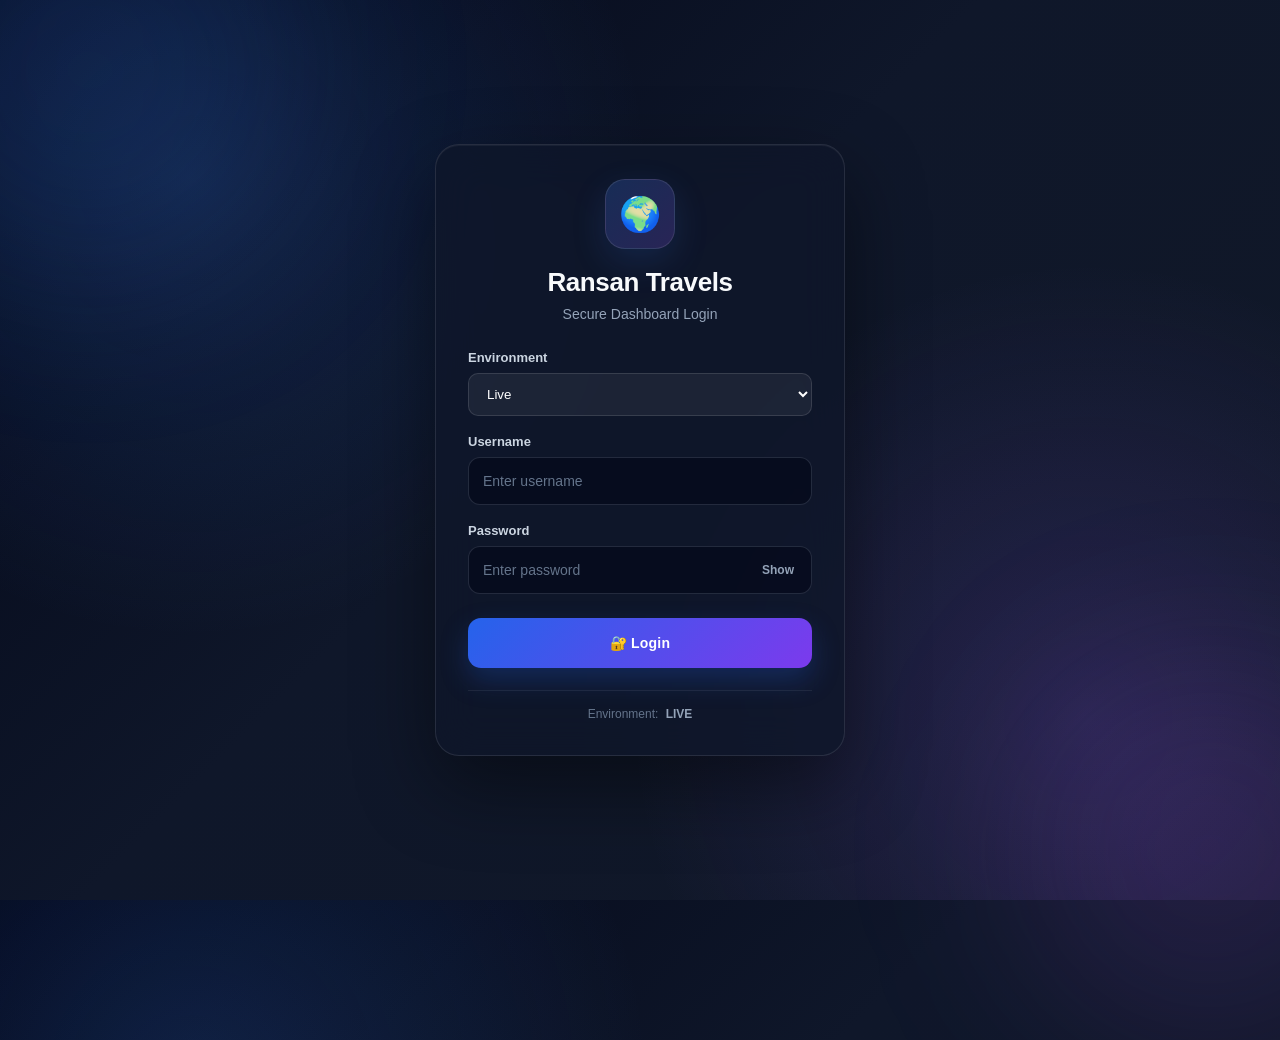
<file: Dashboard_Report.html>
<!DOCTYPE html>

<html lang="en">

<head>

    <meta charset="UTF-8">

    <meta name="viewport" content="width=device-width, initial-scale=1">

    <meta name="color-scheme" content="dark">

    <title>
        RanSan Travels • Dashboard Report
    </title>

    <script src="dashboard/auth-guard.js"></script>

    <link rel="stylesheet" href="dashboard/dashboard_report.css">
    <link rel="stylesheet" href="dashboard/dashboard_report_add.css">

</head>


<body>


    <div class="reportApp">


        <!-- =========================================
        TOP HEADER
        ========================================== -->

        <header class="reportTopbar">


            <div class="reportBrand">

                <div class="reportBrandIcon">
                    ✈
                </div>


                <div>

                    <div class="reportBrandName">

                        RanSan Travels

                    </div>


                    <div class="reportBrandSub">

                        Performance & Analytics Report

                    </div>

                </div>

            </div>


            <div class="reportTopActions">


                <!-- =========================================
REPORT ENVIRONMENT SWITCHER
========================================= -->

                <div class="reportEnvSwitcher">

                    <span id="reportEnvironment" class="reportEnvironment live">
                        LIVE
                    </span>


                    <label class="reportEnvSwitch" for="reportEnvToggle">

                        <input type="checkbox" id="reportEnvToggle"
                            aria-label="Switch report between LIVE and TEST environment">

                        <span class="reportEnvSlider"></span>

                    </label>

                </div>


                <div class="reportSync">

                    <span class="reportSyncDot"></span>

                    <span id="reportLastSync">
                        Waiting for data...
                    </span>

                </div>


                <button type="button" id="reportRefreshBtn" class="reportIconBtn" title="Refresh report"
                    aria-label="Refresh report">
                    ↻
                </button>


                <button type="button" id="reportPrintBtn" class="reportIconBtn" title="Print report"
                    aria-label="Print report">
                    🖨
                </button>


                <button type="button" id="reportExportBtn" class="reportPrimaryBtn">

                    <span>
                        ⇩
                    </span>

                    Export CSV

                </button>

                <button type="button" class="reportBackBtn" onclick="window.location.href='dashboard.html'"
                    title="Back to Dashboard">
                    <span class="reportBackBtnIcon">
                        ←
                    </span>

                    <span>
                        Dashboard
                    </span>
                </button>


            </div>


        </header>



        <!-- =========================================
        PAGE HEADING
        ========================================== -->

        <section class="reportHeading">


            <div>

                <div class="reportEyebrow">
                    MANAGEMENT REPORT
                </div>


                <h1>
                    Business Performance
                </h1>


                <p id="reportPeriodText">
                    Showing current dashboard data
                </p>

            </div>


            <div class="reportHealth">

                <div class="reportHealthPulse"></div>

                <div>

                    <strong id="reportHealthLabel">
                        Loading
                    </strong>

                    <span>
                        Operations Health
                    </span>

                </div>

            </div>


        </section>



        <!-- =========================================
        FILTER BAR
        ========================================== -->

        <section class="reportFilterBar">


            <div class="reportFilterGroup">

                <label for="reportDatePreset">
                    Period
                </label>


                <select id="reportDatePreset">

                    <option value="all">
                        All Data
                    </option>

                    <option value="today">
                        Today
                    </option>

                    <option value="7">
                        Last 7 Days
                    </option>

                    <option value="30">
                        Last 30 Days
                    </option>

                    <option value="month">
                        This Month
                    </option>

                    <option value="custom">
                        Custom Range
                    </option>

                </select>

            </div>



            <div id="reportCustomDates" class="reportCustomDates" hidden>


                <div class="reportFilterGroup">

                    <label for="reportFromDate">
                        From
                    </label>

                    <input id="reportFromDate" type="date">

                </div>


                <div class="reportFilterGroup">

                    <label for="reportToDate">
                        To
                    </label>

                    <input id="reportToDate" type="date">

                </div>


            </div>



            <div class="reportFilterGroup">

                <label for="reportServiceFilter">
                    Service
                </label>

                <select id="reportServiceFilter">

                    <option value="all">
                        All Services
                    </option>

                    <option value="Flight">
                        ✈ Flight
                    </option>

                    <option value="Train">
                        🚆 Train
                    </option>

                    <option value="Bus">
                        🚌 Bus
                    </option>

                    <option value="Car">
                        🚖 Car
                    </option>

                    <option value="Package">
                        🏖 Package
                    </option>

                    <option value="Quote">
                        💬 Quote
                    </option>

                </select>

            </div>



            <div class="reportFilterGroup">

                <label for="reportStatusFilter">
                    Status
                </label>

                <select id="reportStatusFilter">

                    <option value="all">
                        All Status
                    </option>

                    <option value="NEW">
                        New
                    </option>

                    <option value="Follow Up">
                        Follow Up
                    </option>

                    <option value="WhatsApp Sent">
                        WhatsApp Sent
                    </option>

                    <option value="Confirmed">
                        Confirmed
                    </option>

                    <option value="Processing">
                        Processing
                    </option>

                    <option value="Completed">
                        Completed
                    </option>

                    <option value="Cancelled">
                        Cancelled
                    </option>

                </select>

            </div>



            <div class="reportFilterSearch">

                <label for="reportSearch">
                    Search
                </label>

                <div class="reportSearchBox">

                    <span>
                        🔍
                    </span>

                    <input id="reportSearch" type="search" autocomplete="off"
                        placeholder="Customer, booking ID, phone...">

                </div>

            </div>



            <button type="button" id="reportResetBtn" class="reportResetBtn">
                Reset
            </button>


        </section>



        <!-- =========================================
        KPI CARDS
        ========================================== -->

        <section class="reportKpiGrid">


            <article class="reportKpiCard revenue">

                <div class="reportKpiTop">

                    <div class="reportKpiIcon">
                        ₹
                    </div>

                    <span class="reportKpiTag">
                        REVENUE
                    </span>

                </div>


                <div id="reportRevenue" class="reportKpiValue">
                    ₹0
                </div>


                <div class="reportKpiFooter">

                    <span>
                        Realised revenue
                    </span>

                    <strong id="reportRevenuePerBooking">
                        ₹0 avg
                    </strong>

                </div>

            </article>



            <article class="reportKpiCard bookings">

                <div class="reportKpiTop">

                    <div class="reportKpiIcon">
                        🧳
                    </div>

                    <span class="reportKpiTag">
                        BOOKINGS
                    </span>

                </div>


                <div id="reportBookings" class="reportKpiValue">
                    0
                </div>


                <div class="reportKpiFooter">

                    <span>
                        Total records
                    </span>

                    <strong id="reportCompletedBookings">
                        0 completed
                    </strong>

                </div>

            </article>



            <article class="reportKpiCard conversion">

                <div class="reportKpiTop">

                    <div class="reportKpiIcon">
                        %
                    </div>

                    <span class="reportKpiTag">
                        CONVERSION
                    </span>

                </div>


                <div id="reportConversion" class="reportKpiValue">
                    0%
                </div>


                <div class="reportKpiFooter">

                    <span>
                        Completed / total
                    </span>

                    <strong id="reportConfirmedBookings">
                        0 confirmed
                    </strong>

                </div>

            </article>



            <article class="reportKpiCard followup">

                <div class="reportKpiTop">

                    <div class="reportKpiIcon">
                        📅
                    </div>

                    <span class="reportKpiTag">
                        FOLLOW UPS
                    </span>

                </div>


                <div id="reportFollowups" class="reportKpiValue">
                    0
                </div>


                <div class="reportKpiFooter">

                    <span id="reportFollowupToday">
                        0 today
                    </span>

                    <strong id="reportFollowupOverdue">
                        0 overdue
                    </strong>

                </div>

            </article>


        </section>



        <!-- =========================================
        PRIMARY ANALYTICS
        ========================================== -->

        <section class="reportAnalyticsGrid">


            <!-- SERVICE PERFORMANCE -->

            <article class="reportPanel reportServicePanel">


                <div class="reportPanelHeader">

                    <div>

                        <span class="reportPanelEyebrow">
                            SERVICE MIX
                        </span>

                        <h2>
                            Service Performance
                        </h2>

                    </div>


                    <span id="reportServiceCount">
                        0 records
                    </span>

                </div>


                <div id="reportServicePerformance" class="reportServicePerformance"></div>


            </article>



            <!-- STATUS DISTRIBUTION -->

            <article class="reportPanel">


                <div class="reportPanelHeader">

                    <div>

                        <span class="reportPanelEyebrow">
                            PIPELINE
                        </span>

                        <h2>
                            Status Distribution
                        </h2>

                    </div>

                </div>


                <div class="reportDonutLayout">


                    <div class="reportDonut">

                        <svg id="reportStatusDonut" viewBox="0 0 120 120" role="img"
                            aria-label="Booking status distribution">

                            <circle cx="60" cy="60" r="46" class="reportDonutTrack"></circle>

                            <g id="reportDonutSegments"></g>

                        </svg>


                        <div class="reportDonutCenter">

                            <strong id="reportDonutTotal">
                                0
                            </strong>

                            <span>
                                Records
                            </span>

                        </div>

                    </div>


                    <div id="reportStatusLegend" class="reportStatusLegend"></div>


                </div>


            </article>


        </section>



        <!-- =========================================
        SECONDARY ANALYTICS
        ========================================== -->

        <section class="reportAnalyticsGrid secondary">


            <!-- FOLLOW UP HEALTH -->

            <article class="reportPanel">


                <div class="reportPanelHeader">

                    <div>

                        <span class="reportPanelEyebrow">
                            CRM HEALTH
                        </span>

                        <h2>
                            Follow Up Health
                        </h2>

                    </div>

                </div>


                <div class="reportHealthGrid">


                    <div class="reportMiniMetric overdue">

                        <span>
                            ⏰
                        </span>

                        <strong id="reportOverdueMetric">
                            0
                        </strong>

                        <small>
                            Overdue
                        </small>

                    </div>


                    <div class="reportMiniMetric today">

                        <span>
                            📅
                        </span>

                        <strong id="reportTodayMetric">
                            0
                        </strong>

                        <small>
                            Due Today
                        </small>

                    </div>


                    <div class="reportMiniMetric future">

                        <span>
                            🗓
                        </span>

                        <strong id="reportFutureMetric">
                            0
                        </strong>

                        <small>
                            Upcoming
                        </small>

                    </div>


                    <div class="reportMiniMetric healthy">

                        <span>
                            ✓
                        </span>

                        <strong id="reportNoFollowupMetric">
                            0
                        </strong>

                        <small>
                            No Follow Up
                        </small>

                    </div>


                </div>


            </article>



            <!-- TOP CUSTOMERS -->

            <article class="reportPanel">


                <div class="reportPanelHeader">

                    <div>

                        <span class="reportPanelEyebrow">
                            CUSTOMER VALUE
                        </span>

                        <h2>
                            Top Customers
                        </h2>

                    </div>

                </div>


                <div id="reportTopCustomers" class="reportTopCustomers"></div>


            </article>


        </section>



        <!-- =========================================
        SERVICE SUMMARY TABLE
        ========================================== -->

        <section class="reportPanel reportServiceTablePanel">


            <div class="reportPanelHeader">

                <div>

                    <span class="reportPanelEyebrow">
                        SUMMARY
                    </span>

                    <h2>
                        Service Overview
                    </h2>

                </div>

            </div>


            <div class="reportTableScroll">

                <table class="reportTable">

                    <thead>

                        <tr>

                            <th>
                                Service
                            </th>

                            <th>
                                Records
                            </th>

                            <th>
                                Completed
                            </th>

                            <th>
                                Follow Up
                            </th>

                            <th>
                                Cancelled
                            </th>

                            <th>
                                Revenue
                            </th>

                            <th>
                                Conversion
                            </th>

                        </tr>

                    </thead>


                    <tbody id="reportServiceTableBody"></tbody>

                </table>

            </div>


        </section>



        <!-- =========================================
        DETAILED REPORT
        ========================================== -->

        <section class="reportPanel reportDetailPanel">


            <div class="reportPanelHeader reportDetailHeader">

                <div>

                    <span class="reportPanelEyebrow">
                        DETAIL
                    </span>

                    <h2>
                        Booking Report
                    </h2>

                </div>


                <div id="reportRecordCount" class="reportRecordCount">
                    0 records
                </div>

            </div>


            <div class="reportTableScroll">

                <table class="reportTable detail">

                    <thead>

                        <tr>

                            <th>
                                Booking
                            </th>

                            <th>
                                Customer
                            </th>

                            <th>
                                Service
                            </th>

                            <th>
                                Travel
                            </th>

                            <th>
                                Status
                            </th>

                            <th>
                                Follow Up
                            </th>

                            <th>
                                Revenue
                            </th>

                        </tr>

                    </thead>


                    <tbody id="reportDetailBody"></tbody>

                </table>

            </div>


            <div id="reportEmpty" class="reportEmpty" hidden>

                <div>
                    🔍
                </div>

                <strong>
                    No matching records
                </strong>

                <span>
                    Try changing the report filters.
                </span>

            </div>


        </section>


        <!-- =====================================================
ADVANCED REPORTS
===================================================== -->

        <section class="reportPanel reportAdvancedReports" id="reportAdvancedReports">


            <!-- =================================================
    HEADER
    ================================================== -->

            <div class="reportPanelHeader reportAdvancedHeader">

                <div>

                    <span class="reportPanelEyebrow">
                        ANALYTICS
                    </span>

                    <h2>
                        Detailed Reports
                    </h2>

                    <p class="reportAdvancedSub">
                        Revenue, conversion, customers and operational intelligence
                    </p>

                </div>

            </div>


            <!-- =================================================
    REPORT NAVIGATION
    ================================================== -->

            <div class="reportAdvancedTabs">

                <button type="button" class="reportAdvancedTab active" data-advanced-report="sales">
                    💰
                    Sales & Revenue
                </button>


                <button type="button" class="reportAdvancedTab" data-advanced-report="funnel">
                    🔻
                    Lead Funnel
                </button>


                <button type="button" class="reportAdvancedTab" data-advanced-report="source">
                    📡
                    Source Performance
                </button>


                <button type="button" class="reportAdvancedTab" data-advanced-report="service">
                    📊
                    Service Performance
                </button>


                <button type="button" class="reportAdvancedTab" data-advanced-report="cancellation">
                    ❌
                    Cancellation
                </button>


                <button type="button" class="reportAdvancedTab" data-advanced-report="customer">
                    👥
                    Customer Value
                </button>


                <button type="button" class="reportAdvancedTab" data-advanced-report="travel">
                    🧳
                    Upcoming Travel
                </button>


                <button type="button" class="reportAdvancedTab" data-advanced-report="passenger">
                    🧑‍🤝‍🧑
                    Passenger Volume
                </button>


                <button type="button" class="reportAdvancedTab" data-advanced-report="quality">
                    🛡
                    Data Quality
                </button>

            </div>


            <!-- =================================================
    SALES & REVENUE
    ================================================== -->

            <div class="reportAdvancedContent active" data-advanced-content="sales">

                <div id="reportSalesKpis" class="reportAdvancedKpiGrid"></div>


                <div class="reportAdvancedSplit">

                    <div class="reportAdvancedBlock">

                        <div class="reportAdvancedBlockHeader">

                            <strong>
                                Revenue by Service
                            </strong>

                            <span>
                                Filtered period
                            </span>

                        </div>

                        <div id="reportSalesService"></div>

                    </div>


                    <div class="reportAdvancedBlock">

                        <div class="reportAdvancedBlockHeader">

                            <strong>
                                Revenue Summary
                            </strong>

                            <span>
                                Commercial performance
                            </span>

                        </div>

                        <div id="reportSalesSummary"></div>

                    </div>

                </div>

            </div>


            <!-- =================================================
    LEAD FUNNEL
    ================================================== -->

            <div class="reportAdvancedContent" data-advanced-content="funnel">

                <div id="reportLeadFunnel" class="reportFunnel"></div>

            </div>


            <!-- =================================================
    SOURCE PERFORMANCE
    ================================================== -->

            <div class="reportAdvancedContent" data-advanced-content="source">

                <div class="reportAdvancedTableWrap">

                    <table class="reportAdvancedTable">

                        <thead>

                            <tr>
                                <th>Source</th>
                                <th>Leads</th>
                                <th>Completed</th>
                                <th>Cancelled</th>
                                <th>Conversion</th>
                                <th>Revenue</th>
                                <th>Avg Value</th>
                            </tr>

                        </thead>

                        <tbody id="reportSourceBody"></tbody>

                    </table>

                </div>

            </div>


            <!-- =================================================
    SERVICE PERFORMANCE
    ================================================== -->

            <div class="reportAdvancedContent" data-advanced-content="service">

                <div class="reportAdvancedTableWrap">

                    <table class="reportAdvancedTable">

                        <thead>

                            <tr>
                                <th>Service</th>
                                <th>Records</th>
                                <th>Completed</th>
                                <th>Follow Up</th>
                                <th>Cancelled</th>
                                <th>Revenue</th>
                                <th>Avg Value</th>
                                <th>Conversion</th>
                            </tr>

                        </thead>

                        <tbody id="reportProfitabilityBody"></tbody>

                    </table>

                </div>

            </div>


            <!-- =================================================
    CANCELLATION
    ================================================== -->

            <div class="reportAdvancedContent" data-advanced-content="cancellation">

                <div id="reportCancellationKpis" class="reportAdvancedKpiGrid"></div>


                <div class="reportAdvancedTableWrap">

                    <table class="reportAdvancedTable">

                        <thead>

                            <tr>
                                <th>Service</th>
                                <th>Total</th>
                                <th>Cancelled</th>
                                <th>Cancellation Rate</th>
                                <th>Lost Revenue</th>
                            </tr>

                        </thead>

                        <tbody id="reportCancellationBody"></tbody>

                    </table>

                </div>

            </div>


            <!-- =================================================
    CUSTOMER VALUE
    ================================================== -->

            <div class="reportAdvancedContent" data-advanced-content="customer">

                <div id="reportCustomerValueKpis" class="reportAdvancedKpiGrid"></div>


                <div class="reportAdvancedTableWrap">

                    <table class="reportAdvancedTable">

                        <thead>

                            <tr>
                                <th>Customer</th>
                                <th>Bookings</th>
                                <th>Services</th>
                                <th>Revenue</th>
                                <th>Avg Value</th>
                                <th>Last Travel</th>
                            </tr>

                        </thead>

                        <tbody id="reportCustomerValueBody"></tbody>

                    </table>

                </div>

            </div>


            <!-- =================================================
    UPCOMING TRAVEL
    ================================================== -->

            <div class="reportAdvancedContent" data-advanced-content="travel">

                <div id="reportTravelKpis" class="reportAdvancedKpiGrid"></div>


                <div class="reportAdvancedTableWrap">

                    <table class="reportAdvancedTable">

                        <thead>

                            <tr>
                                <th>Travel</th>
                                <th>Booking</th>
                                <th>Customer</th>
                                <th>Service</th>
                                <th>Passengers</th>
                                <th>Status</th>
                            </tr>

                        </thead>

                        <tbody id="reportTravelBody"></tbody>

                    </table>

                </div>

            </div>


            <!-- =================================================
    PASSENGER VOLUME
    ================================================== -->

            <div class="reportAdvancedContent" data-advanced-content="passenger">

                <div id="reportPassengerKpis" class="reportAdvancedKpiGrid"></div>


                <div class="reportAdvancedTableWrap">

                    <table class="reportAdvancedTable">

                        <thead>

                            <tr>
                                <th>Service</th>
                                <th>Bookings</th>
                                <th>Passengers</th>
                                <th>Avg Pax / Booking</th>
                                <th>Revenue</th>
                            </tr>

                        </thead>

                        <tbody id="reportPassengerBody"></tbody>

                    </table>

                </div>

            </div>


            <!-- =================================================
    DATA QUALITY
    ================================================== -->

            <div class="reportAdvancedContent" data-advanced-content="quality">

                <div id="reportQualityKpis" class="reportAdvancedKpiGrid"></div>


                <div class="reportAdvancedTableWrap">

                    <table class="reportAdvancedTable">

                        <thead>

                            <tr>
                                <th>Issue</th>
                                <th>Records</th>
                                <th>Severity</th>
                                <th>Recommendation</th>
                            </tr>

                        </thead>

                        <tbody id="reportQualityBody"></tbody>

                    </table>

                </div>

            </div>


        </section>


        <!-- =========================================
        FOOTER
        ========================================== -->

        <footer class="reportFooter">

            <span>
                RanSan Travel Operations Center
            </span>

            <span id="reportGeneratedAt">
                Report generated —
            </span>

        </footer>


    </div>



    <!--
    Your normal shared project configuration/data files
    can load before the report module if required.

    Example:

    <script src="dashboard/dashboard-data.js"></script>
    -->

    <script src="dashboard/dashboard_report.js"></script>


    <!-- =====================================================
REPORT ENVIRONMENT LOADER
===================================================== -->

    <div id="reportEnvironmentLoader" class="reportEnvironmentLoader" hidden aria-hidden="true">

        <div class="reportEnvironmentLoaderBackdrop"></div>


        <div class="reportEnvironmentLoaderCard" role="status" aria-live="polite">

            <!-- ICON -->

            <div class="reportEnvironmentLoaderVisual">

                <svg class="reportEnvironmentProgress" viewBox="0 0 80 80" aria-hidden="true">

                    <!-- BACKGROUND CIRCLE -->

                    <circle class="reportEnvironmentProgressTrack" cx="40" cy="40" r="34"></circle>


                    <!-- PROGRESS CIRCLE -->

                    <circle id="reportEnvironmentProgressCircle" class="reportEnvironmentProgressCircle" cx="40" cy="40"
                        r="34"></circle>

                </svg>


                <div class="reportEnvironmentLoaderCore">

                    <span id="reportEnvironmentProgressValue" class="reportEnvironmentProgressValue">
                        0%
                    </span>

                </div>

            </div>


            <!-- TEXT -->

            <div class="reportEnvironmentLoaderText">

                <span class="reportEnvironmentLoaderEyebrow">
                    REPORT ENVIRONMENT
                </span>


                <h3 id="reportEnvironmentLoaderTitle">

                    Switching environment

                </h3>


                <p id="reportEnvironmentLoaderMessage">

                    Loading report data...

                </p>

            </div>


            <!-- ENVIRONMENT BADGE -->

            <div id="reportEnvironmentLoaderBadge" class="reportEnvironmentLoaderBadge">

                LIVE

            </div>


            <!-- ANIMATED DOTS -->

            <div class="reportEnvironmentLoaderDots">

                <span></span>
                <span></span>
                <span></span>

            </div>


            <!-- FOOTER -->

            <div class="reportEnvironmentLoaderFooter">

                <span class="reportEnvironmentLoaderShield">
                    ✓
                </span>

                <span>
                    RanSan Travels Reports
                </span>

            </div>

        </div>

    </div>


</body>

</html>
</file>
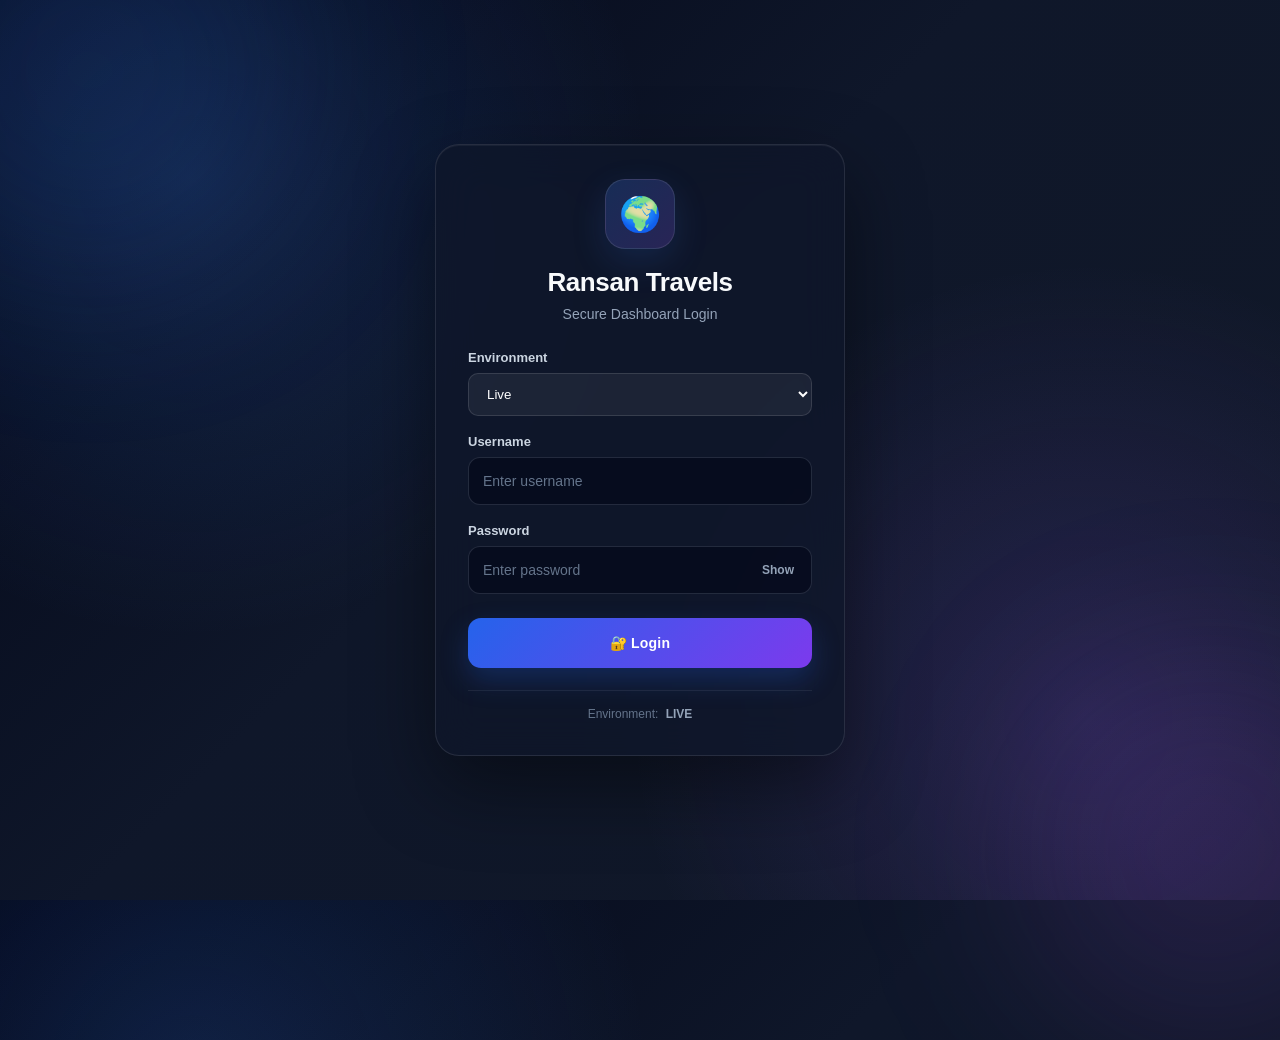
<file: login.html>
<!DOCTYPE html>
<html lang="en">

<head>

    <meta charset="UTF-8">

    <meta
        name="viewport"
        content="width=device-width, initial-scale=1.0"
    >

    <title>
        Login | Ransan Travels
    </title>

    <meta
        name="theme-color"
        content="#0f172a"
    >

    <link
        rel="stylesheet"
        href="dashboard/login.css"
    >

</head>


<body>

<div class="loginPage">

    <div class="loginCard">

        <div class="loginLogo">
            🌍
        </div>

        <h1>
            Ransan Travels
        </h1>

        <p>
            Secure Dashboard Login
        </p>


        <!-- =========================================
             ENVIRONMENT
        ========================================== -->

        <div class="loginGroup">

            <label>
                Environment
            </label>

            <select
                id="environment"
                class="loginInput"
            >

                <option value="LIVE">
                    Live
                </option>

                <option value="TEST">
                    Test
                </option>

            </select>

        </div>


        <!-- =========================================
             USERNAME
        ========================================== -->

        <div class="loginGroup">

            <label>
                Username
            </label>

            <input
                id="username"
                class="loginInput"
                type="text"
                autocomplete="username"
                placeholder="Enter username"
            >

        </div>


        <!-- =========================================
             PASSWORD
        ========================================== -->

        <div class="loginGroup">

            <label>
                Password
            </label>

            <div class="passwordWrapper">

                <input
                    id="password"
                    class="loginInput"
                    type="password"
                    autocomplete="current-password"
                    placeholder="Enter password"
                    onkeydown="handleLoginKey(event)"
                >

                <button
                    type="button"
                    onclick="togglePassword()"
                    class="passwordToggle"
                >
                    Show
                </button>

            </div>

        </div>


        <!-- =========================================
             LOGIN
        ========================================== -->

        <button
            id="loginButton"
            class="loginButton"
            onclick="login()"
        >

            🔐 Login

        </button>


        <!-- =========================================
             ERROR
        ========================================== -->

        <div
            id="loginError"
            class="loginError hidden"
        ></div>


        <!-- =========================================
             ENVIRONMENT INFO
        ========================================== -->

        <div class="loginEnvironment">

            Environment:

            <strong id="environmentLabel">
                LIVE
            </strong>

        </div>

    </div>

</div>


<!-- =========================================
     EXISTING API
========================================== -->

<script src="dashboard/api.js"></script>


<script>

/*=========================================================
 INITIALIZE
=========================================================*/

(function () {

    const savedEnv =
        (
            localStorage.getItem("env") ||
            "LIVE"
        )
        .toUpperCase();


    const environment =
        document.getElementById(
            "environment"
        );


    const environmentLabel =
        document.getElementById(
            "environmentLabel"
        );


    /*
     * Only accept LIVE / TEST
     */

    if (
        savedEnv === "LIVE" ||
        savedEnv === "TEST"
    ) {

        environment.value =
            savedEnv;

    }
    else {

        environment.value =
            "LIVE";

    }


    environmentLabel.textContent =
        environment.value;


    /*
     * Update environment immediately
     */

    environment.addEventListener(
        "change",
        function () {

            const env =
                environment.value.toUpperCase();


            environmentLabel.textContent =
                env;


            localStorage.setItem(
                "env",
                env
            );

        }
    );

})();


/*=========================================================
 LOGIN
=========================================================*/

async function login() {

    const username =
        document
            .getElementById("username")
            .value
            .trim();


    const password =
        document
            .getElementById("password")
            .value
            .trim();


    const environment =
        document.getElementById(
            "environment"
        );


    const error =
        document.getElementById(
            "loginError"
        );


    const button =
        document.getElementById(
            "loginButton"
        );


    /*
     * Clear previous error
     */

    error.textContent = "";

    error.classList.add(
        "hidden"
    );


    /*
     * Validate
     */

    if (
        !username ||
        !password
    ) {

        error.textContent =
            "Please enter username and password.";

        error.classList.remove(
            "hidden"
        );

        return;

    }


    /*
     * Environment
     */

    const env =
        environment.value
            .toUpperCase();


    /*
     * Keep existing environment
     * system working.
     */

    localStorage.setItem(
        "env",
        env
    );


    /*
     * Button
     */

    button.disabled = true;

    button.textContent =
        "Signing in...";


    try {


        /*=================================================
         IMPORTANT:
         USE EXISTING WORKING HELPER
        =================================================*/

        const response =
            await portalLogin(
                username,
                password,
                env
            );


        console.log(
            "[LOGIN] Response:",
            response
        );


        /*=================================================
         LOGIN FAILED
        =================================================*/

        if (
            !response ||
            !response.success
        ) {

            throw new Error(

                response &&
                (
                    response.message ||
                    response.error
                )
                    ? (
                        response.message ||
                        response.error
                    )
                    : "Invalid username or password."

            );

        }


        /*=================================================
         IMPORTANT:
         USE EXISTING SESSION HELPER
        =================================================*/

        savePortalLoginSession(
            response
        );


        console.log(
            "[LOGIN] Session saved."
        );


        console.log(
            "[LOGIN] Environment:",
            env
        );


        /*=================================================
         REDIRECT
        =================================================*/

        window.location.replace(
            "dashboard.html"
        );

    }


    catch (err) {

        console.error(
            "[LOGIN] Error:",
            err
        );


        error.textContent =
            err &&
            err.message
                ? err.message
                : "Login failed.";


        error.classList.remove(
            "hidden"
        );

    }


    finally {

        button.disabled =
            false;

        button.textContent =
            "🔐 Login";

    }

}


/*=========================================================
 ENTER KEY
=========================================================*/

function handleLoginKey(event) {

    if (
        event.key === "Enter"
    ) {

        login();

    }

}


/*=========================================================
 PASSWORD TOGGLE
=========================================================*/

function togglePassword() {

    const field =
        document.getElementById(
            "password"
        );


    field.type =
        field.type === "password"
            ? "text"
            : "password";

}

</script>

</body>

</html>
</file>
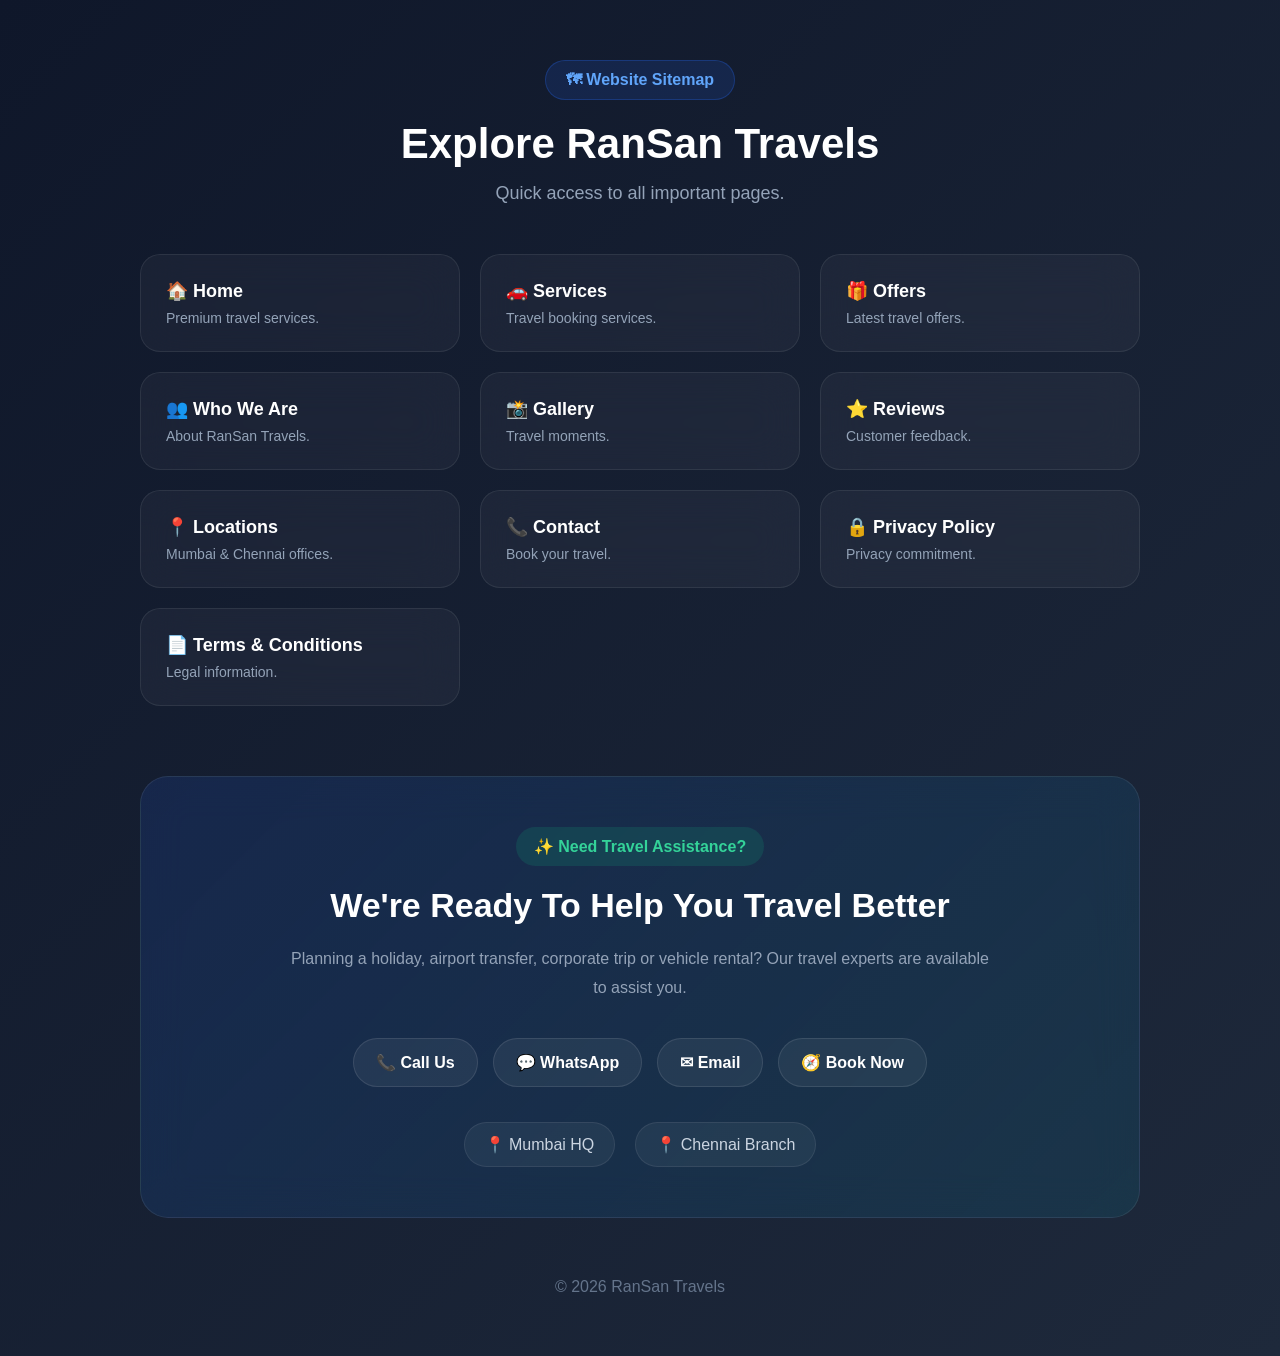
<file: sitemap.html>
<!DOCTYPE html>
<html lang="en">

<head>

<meta charset="UTF-8">

<meta name="viewport"
content="width=device-width, initial-scale=1">

<title>Sitemap | RanSan Travels</title>

<meta name="description"
content="Explore all pages of RanSan Travels.">

<style>

*{
margin:0;
padding:0;
box-sizing:border-box;
}

body{

font-family:Arial,sans-serif;

background:
linear-gradient(
135deg,
#0f172a,
#1e293b
);

color:#fff;

padding:60px 20px;

}

.container{

max-width:1000px;

margin:auto;

}

.header{

text-align:center;

margin-bottom:50px;

}

.badge{

display:inline-block;

padding:10px 20px;

border-radius:999px;

background:
rgba(37,99,235,.15);

border:
1px solid rgba(37,99,235,.3);

color:#60a5fa;

font-weight:700;

margin-bottom:20px;

}

h1{

font-size:42px;

margin-bottom:15px;

}

.header p{

color:#94a3b8;

font-size:18px;

}

.grid{

display:grid;

grid-template-columns:
repeat(auto-fit,minmax(250px,1fr));

gap:20px;

}

.card{

background:
rgba(255,255,255,.04);

border:
1px solid rgba(255,255,255,.08);

border-radius:20px;

padding:25px;

transition:.3s;

backdrop-filter:
blur(20px);

}

.card:hover{

transform:
translateY(-5px);

border-color:
#06b6d4;

}

.card a{

text-decoration:none;

color:#fff;

font-size:18px;

font-weight:700;

display:block;

margin-bottom:8px;

}

.card p{

color:#94a3b8;

font-size:14px;

}

.footer{

text-align:center;

margin-top:60px;

color:#64748b;

}

.help-section{

margin-top:70px;

}

.help-card{

padding:50px;

border-radius:28px;

background:
linear-gradient(
135deg,
rgba(37,99,235,.15),
rgba(6,182,212,.10)
);

border:
1px solid rgba(255,255,255,.08);

backdrop-filter:
blur(20px);

text-align:center;

}

.help-badge{

display:inline-block;

padding:10px 18px;

border-radius:999px;

background:
rgba(16,185,129,.15);

color:#34d399;

font-weight:700;

margin-bottom:20px;

}

.help-card h2{

font-size:34px;

margin-bottom:20px;

}

.help-card p{

color:#94a3b8;

max-width:700px;

margin:auto;

line-height:1.8;

}

.help-buttons{

display:flex;

justify-content:center;

gap:15px;

flex-wrap:wrap;

margin-top:35px;

}

.help-buttons a{

padding:14px 22px;

border-radius:999px;

text-decoration:none;

font-weight:700;

color:#fff;

background:
rgba(255,255,255,.06);

border:
1px solid rgba(255,255,255,.1);

transition:.3s;

}

.help-buttons a:hover{

transform:
translateY(-3px);

background:
linear-gradient(
135deg,
#2563eb,
#06b6d4
);

}

.office-strip{

margin-top:35px;

display:flex;

justify-content:center;

gap:20px;

flex-wrap:wrap;

}

.office-strip div{

padding:12px 20px;

border-radius:999px;

background:
rgba(255,255,255,.05);

border:
1px solid rgba(255,255,255,.08);

color:#cbd5e1;

}

</style>

</head>

<body>

<div class="container">

<div class="header">

<div class="badge">

🗺 Website Sitemap

</div>

<h1>

Explore RanSan Travels

</h1>

<p>

Quick access to all important pages.

</p>

</div>

<div class="grid">

<div class="card">

<a href="index.html">

🏠 Home

</a>

<p>

Premium travel services.

</p>

</div>

<div class="card">

<a href="index.html#services">

🚗 Services

</a>

<p>

Travel booking services.

</p>

</div>

<div class="card">

<a href="index.html#offer">

🎁 Offers

</a>

<p>

Latest travel offers.

</p>

</div>

<div class="card">

<a href="index.html#about">

👥 Who We Are

</a>

<p>

About RanSan Travels.

</p>

</div>

<div class="card">

<a href="index.html#gallery">

📸 Gallery

</a>

<p>

Travel moments.

</p>

</div>

<div class="card">

<a href="index.html#reviews">

⭐ Reviews

</a>

<p>

Customer feedback.

</p>

</div>

<div class="card">

<a href="index.html#location">

📍 Locations

</a>

<p>

Mumbai & Chennai offices.

</p>

</div>

<div class="card">

<a href="index.html#book">

📞 Contact

</a>

<p>

Book your travel.

</p>

</div>

<div class="card">

<a href="privacy-policy.html">

🔒 Privacy Policy

</a>

<p>

Privacy commitment.

</p>

</div>

<div class="card">

<a href="terms-and-conditions.html">

📄 Terms & Conditions

</a>

<p>

Legal information.

</p>

</div>

</div>

<div class="help-section">

<div class="help-card">

<div class="help-badge">

✨ Need Travel Assistance?

</div>

<h2>

We're Ready To Help You Travel Better

</h2>

<p>

Planning a holiday, airport transfer, corporate trip or vehicle rental?
Our travel experts are available to assist you.

</p>

<div class="help-buttons">

<a href="tel:+918148610567">

📞 Call Us

</a>

<a href="https://wa.me/918148610567">

💬 WhatsApp

</a>

<a href="mailto:support@ransantravels.com">

✉ Email

</a>

<a href="index.html#book">

🧭 Book Now

</a>

</div>

<div class="office-strip">

<div>

📍 Mumbai HQ

</div>

<div>

📍 Chennai Branch

</div>

</div>

</div>

</div>

<div class="footer">

© 2026 RanSan Travels

</div>

</div>

</body>

</html>
</file>
<file: customer/customer.css>
/*====================================================
GLOBAL
====================================================*/

* {
    margin: 0;
    padding: 0;
    box-sizing: border-box;
}

html,
body {

    width: 100%;
    height: 100%;

    font-family: 'Inter', sans-serif;

    background: #050505;

    color: #fff;

    overflow: hidden;

}

/*====================================================
HIDDEN
====================================================*/

.hidden {
    display: none !important;
}

/*====================================================
APP
====================================================*/

.customerPortalApp {

    position: relative;

    width: 100vw;
    height: 100vh;

    overflow: hidden;

}

/*====================================================
BACKGROUND
====================================================*/

.portalBackground {

    position: absolute;

    inset: 0;

    background:
        radial-gradient(circle at top left, #1f2937 0%, transparent 45%),
        radial-gradient(circle at bottom right, #0f172a 0%, transparent 45%),
        linear-gradient(135deg, #030712, #111827, #020617);

    overflow: hidden;

}

.bgBlur {

    position: absolute;

    width: 450px;
    height: 450px;

    border-radius: 50%;

    filter: blur(140px);

    opacity: .22;

    animation: floatBlur 16s infinite alternate;

}

.bg1 {

    background: #2563EB;

    top: -120px;
    left: -120px;

}

.bg2 {

    background: #10B981;

    bottom: -160px;
    right: -120px;

}

.bg3 {

    background: #7C3AED;

    top: 35%;
    left: 45%;

}

/*====================================================
LOADING
====================================================*/

.portalLoading {

    position: absolute;

    inset: 0;

    display: flex;

    justify-content: center;
    align-items: center;

    z-index: 500;

    backdrop-filter: blur(24px);

}

.portalLoadingGlass {

    width: 320px;

    padding: 40px;

    border-radius: 22px;

    background: rgba(255, 255, 255, .05);

    border: 1px solid rgba(255, 255, 255, .08);

    backdrop-filter: blur(30px);

    text-align: center;

    box-shadow:

        0 15px 60px rgba(0, 0, 0, .45);

}

.portalLoader {

    width: 70px;
    height: 70px;

    margin: auto;

    border-radius: 50%;

    border: 5px solid rgba(255, 255, 255, .12);

    border-top-color: #3B82F6;

    animation: spin .8s linear infinite;

}

.portalLoadingTitle {

    margin-top: 25px;

    font-size: 22px;

    font-weight: 700;

}

.portalLoadingSub {

    margin-top: 10px;

    color: #9CA3AF;

    font-size: 14px;

}

/*====================================================
AUTH
====================================================*/

.portalAuth {

    position: absolute;

    inset: 0;

    display: flex;

    justify-content: center;
    align-items: center;

}

.portalAuthCard {

    width: 420px;

    padding: 40px;

    text-align: center;

}

.portalLogo {

    font-size: 52px;

    margin-bottom: 20px;

}

.portalAuthCard h1 {

    font-size: 30px;

    margin-bottom: 10px;

}

.portalAuthCard p {

    color: #9CA3AF;

    margin-bottom: 25px;

}

.portalTokenBox {

    padding: 14px;

    border-radius: 12px;

    background: rgba(255, 255, 255, .05);

    border: 1px solid rgba(255, 255, 255, .08);

}

/*====================================================
GLASS CARD
====================================================*/

.portalGlass {

    background: rgba(255, 255, 255, .05);

    border: 1px solid rgba(255, 255, 255, .08);

    backdrop-filter: blur(24px);

    border-radius: 22px;

    box-shadow:

        0 12px 45px rgba(0, 0, 0, .35);

}

/*====================================================
DASHBOARD
====================================================*/

.portalDashboard {

    position: absolute;

    inset: 0;

    display: flex;

    flex-direction: column;

    padding: 28px;

    z-index: 10;

}

/*====================================================
HEADER
====================================================*/

#portalHeader {

    height: 90px;

    border-radius: 22px;

    background: rgba(255, 255, 255, .05);

    border: 1px solid rgba(255, 255, 255, .08);

    backdrop-filter: blur(18px);

    margin-bottom: 22px;

}

/*====================================================
MAIN
====================================================*/

.portalMain {

    flex: 1;

    display: grid;

    grid-template-columns:

        360px 1fr;

    gap: 22px;

    overflow: hidden;

}

/*====================================================
LEFT
====================================================*/

.portalLeft {

    overflow-y: auto;

    border-radius: 20px;

    background: rgba(255, 255, 255, .04);

    border: 1px solid rgba(255, 255, 255, .08);

    padding: 20px;

}

/*====================================================
RIGHT
====================================================*/

.portalRight {

    overflow-y: auto;

    border-radius: 20px;

    background: rgba(255, 255, 255, .04);

    border: 1px solid rgba(255, 255, 255, .08);

    padding: 24px;

}

/*====================================================
SCROLLBAR
====================================================*/

.portalLeft::-webkit-scrollbar,
.portalRight::-webkit-scrollbar {

    width: 8px;

}

.portalLeft::-webkit-scrollbar-thumb,
.portalRight::-webkit-scrollbar-thumb {

    background: rgba(255, 255, 255, .12);

    border-radius: 20px;

}

/*====================================================
EMPTY
====================================================*/

.portalEmpty {

    height: 100%;

    display: flex;

    justify-content: center;
    align-items: center;

    flex-direction: column;

    color: #9CA3AF;

}

.portalEmpty h2 {

    margin-top: 15px;

    font-size: 22px;

}

/*====================================================
ANIMATION
====================================================*/

@keyframes spin {

    from {

        transform: rotate(0deg);

    }

    to {

        transform: rotate(360deg);

    }

}

@keyframes floatBlur {

    from {

        transform: translateY(-40px);

    }

    to {

        transform: translateY(60px);

    }

}

/*====================================================
MOBILE
====================================================*/

@media(max-width:900px) {

    .portalDashboard {

        padding: 16px;

    }

    .portalMain {

        grid-template-columns: 1fr;

    }

    .portalLeft {

        height: 260px;

    }

}

@media(max-width:600px) {

    .portalAuthCard {

        width: 92%;

        padding: 25px;

    }

    .portalLoadingGlass {

        width: 90%;

    }

}

/*====================================================
STATUS BADGES
====================================================*/

.portalStatusBadge {

    display: inline-flex;

    align-items: center;

    justify-content: center;

    padding: 6px 14px;

    border-radius: 999px;

    font-size: 12px;

    font-weight: 700;

    border: 1px solid rgba(255, 255, 255, .08);

    backdrop-filter: blur(10px);

    white-space: nowrap;

}

.portalStatusBlue {

    background: #2563EB;

    color: #fff;

}

.portalStatusGreen {

    background: #10B981;

    color: #fff;

}

.portalStatusYellow {

    background: #EAB308;

    color: #111;

}

.portalStatusOrange {

    background: #F97316;

    color: #fff;

}

.portalStatusPurple {

    background: #7C3AED;

    color: #fff;

}

.portalStatusRed {

    background: #EF4444;

    color: #fff;

}

.portalStatusSuccess {

    background: #22C55E;

    color: #fff;

}

.portalStatusGray {

    background: #6B7280;

    color: #fff;

}

/*====================================================
BOOKING ACTIONS
====================================================*/

.bookingActions {

    display: flex;

    gap: 12px;

    margin-top: 20px;

    flex-wrap: wrap;

}

.bookingGlassBtn {

    flex: 1;

    padding: 12px 18px;

    border: none;

    border-radius: 14px;

    cursor: pointer;

    font-size: 14px;

    font-weight: 600;

    color: #fff;

    background: rgba(255, 255, 255, .06);

    border: 1px solid rgba(255, 255, 255, .08);

    backdrop-filter: blur(18px);

    transition: .25s;

}

.bookingGlassBtn:hover {

    transform: translateY(-2px);

    background: rgba(255, 255, 255, .10);

}

.bookingPrimaryBtn {

    background: rgba(37, 99, 235, .22);

}

.bookingSecondaryBtn {

    background: rgba(245, 158, 11, .20);

}

.bookingSuccessBtn {

    background: rgba(16, 185, 129, .20);

}

.bookingPrimaryBtn:hover {

    background: #2563EB;

}

.bookingSecondaryBtn:hover {

    background: #F59E0B;

}

.bookingSuccessBtn:hover {

    background: #10B981;

}

@media(max-width:768px) {

    .bookingActions {

        flex-direction: column;

    }

    .bookingGlassBtn {

        width: 100%;

    }

}

/*====================================================
WORKFLOW SUMMARY
====================================================*/

.bookingWorkflowSummary {

    display: flex;

    flex-wrap: wrap;

    gap: 10px;

    margin-top: 18px;

    padding-top: 16px;

    border-top: 1px solid rgba(255, 255, 255, .08);

}

.workflowStep {

    display: flex;

    align-items: center;

    gap: 6px;

}

.workflowIcon {

    font-size: 16px;

}

.workflowDot {

    width: 10px;

    height: 10px;

    border-radius: 50%;

    display: inline-block;

    box-shadow: 0 0 8px rgba(255, 255, 255, .25);

}

.workflowGreen {

    background: #22C55E;

}

.workflowYellow {

    background: #EAB308;

}

.workflowOrange {

    background: #F97316;

}

.workflowRed {

    background: #EF4444;

}

.workflowBlue {

    background: #3B82F6;

}

.workflowGray {

    background: #6B7280;

}

.customerBookingCardWrapper {

    margin-bottom: 18px;

    cursor: pointer;

    transition: .25s;

}

.customerBookingCardWrapper:hover {

    transform: translateY(-3px);

}

.customerBookingCardWrapper.selected {

    transform: translateY(-2px);

}

.customerBookingCardWrapper.selected .customerBookingCard {

    border: 2px solid #3B82F6;

    box-shadow:

        0 0 25px rgba(59, 130, 246, .35);

}

/*====================================================
SELECTED BOOKING
====================================================*/

.customerBookingCard.selectedBooking {

    border: 2px solid #3B82F6;

    box-shadow:
        0 0 18px rgba(59, 130, 246, .35);

    transform: translateY(-2px);

}

/*====================================================
AUTHENTICATION FORM
====================================================*/

.portalAuthTitle {

    font-size: 28px;
    font-weight: 700;
    margin-bottom: 8px;

}

.portalAuthSubtitle {

    color: #9CA3AF;
    margin-bottom: 30px;

}

.portalInputGroup {

    text-align: left;
    margin-bottom: 20px;

}

.portalInputGroup label {

    display: block;
    margin-bottom: 8px;
    color: #D1D5DB;
    font-size: 14px;

}

.portalInput {

    width: 100%;
    padding: 14px 18px;
    border-radius: 14px;
    border: 1px solid rgba(255, 255, 255, .08);
    background: rgba(255, 255, 255, .05);
    color: #fff;
    outline: none;
    font-size: 15px;
    transition: .25s;

}

.portalInput:focus {

    border-color: #3B82F6;

    box-shadow:
        0 0 15px rgba(59, 130, 246, .35);

}

.portalOTPInput {

    letter-spacing: 10px;
    text-align: center;
    font-size: 24px;

}

/*====================================================
LOGIN BUTTONS
====================================================*/

.portalPrimaryBtn,
.portalSecondaryBtn {

    width: 100%;
    padding: 14px;
    border: none;
    border-radius: 14px;
    cursor: pointer;
    font-size: 15px;
    font-weight: 600;
    margin-top: 10px;
    transition: .25s;

}

.portalPrimaryBtn {

    background: #2563EB;
    color: #fff;

}

.portalPrimaryBtn:hover {

    background: #1D4ED8;

}

.portalSecondaryBtn {

    background: rgba(255, 255, 255, .08);
    color: #fff;

}

.portalSecondaryBtn:hover {

    background: rgba(255, 255, 255, .14);

}

/*====================================================
LOGIN MESSAGE
====================================================*/

.portalLoginMessage {

    margin-top: 18px;
    min-height: 22px;
    font-size: 14px;
    font-weight: 600;

}

.portalLoginMessage.success {

    color: #22C55E;

}

.portalLoginMessage.error {

    color: #EF4444;

}

.portalLoginMessage.info {

    color: #60A5FA;

}

/*====================================================
PORTAL HEADER
====================================================*/

.portalHeader {

    display: flex;
    justify-content: space-between;
    align-items: center;
    padding: 18px 28px;

}

.portalHeaderLeft {

    display: flex;
    align-items: center;
    gap: 16px;

}

.portalUserAvatar {

    width: 54px;
    height: 54px;
    border-radius: 50%;
    background: rgba(59, 130, 246, .18);
    display: flex;
    align-items: center;
    justify-content: center;
    font-size: 24px;

}

.portalCustomerName {

    font-size: 20px;
    font-weight: 700;

}

.portalCustomerPhone {

    color: #9CA3AF;
    font-size: 14px;

}

.portalGlassButton {

    padding: 10px 18px;
    border-radius: 12px;
    border: 1px solid rgba(255, 255, 255, .08);
    background: rgba(255, 255, 255, .06);
    color: #fff;
    cursor: pointer;
}

/*====================================================
SEARCH
====================================================*/

.bookingSearchBox {

    padding: 15px;
    margin-bottom: 18px;

}

.bookingSearchInput {

    width: 100%;
    padding: 12px 16px;
    border-radius: 12px;
    border: none;
    outline: none;
    background: rgba(255, 255, 255, .05);
    color: #fff;

}

/*====================================================
CUSTOMER SUMMARY
====================================================*/

.customerSummaryCard {

    padding: 20px;
    margin-bottom: 20px;

}

.summaryName {

    font-size: 22px;
    font-weight: 700;

}

.summaryPhone {

    color: #9CA3AF;
    margin-top: 5px;

}

.summaryStats {

    display: grid;
    grid-template-columns: repeat(3, 1fr);
    gap: 15px;
    margin-top: 20px;

}

.summaryStat {

    padding: 15px;
    border-radius: 15px;
    background: rgba(255, 255, 255, .05);
    text-align: center;

}

.summaryStatValue {

    font-size: 22px;
    font-weight: 700;

}

.summaryStatLabel {

    font-size: 12px;
    color: #9CA3AF;

}

/*====================================================
BOOKING CARD
====================================================*/

.customerBookingCard {

    padding: 18px;
    border-radius: 18px;
    background: rgba(255, 255, 255, .05);
    border: 1px solid rgba(255, 255, 255, .08);
    margin-bottom: 18px;
    transition: .25s;

}

.bookingCardHeader {

    display: flex;
    justify-content: space-between;
    align-items: center;
    margin-bottom: 15px;

}

.bookingService {

    font-weight: 700;

}

.bookingInfoRow {

    display: flex;
    justify-content: space-between;
    margin: 8px 0;

}

.bookingCustomer,
.bookingRoute,
.bookingTravelDate {

    margin-top: 10px;

}

.bookingPaymentSummary {

    display: grid;
    grid-template-columns: repeat(3, 1fr);
    gap: 10px;
    margin-top: 18px;

}

.paymentBox {

    padding: 12px;
    border-radius: 12px;
    background: rgba(255, 255, 255, .04);
    text-align: center;

}

/*====================================================
BOOKING DETAILS
====================================================*/

.bookingDetailsCard {

    padding: 25px;

}

.bookingDetailsSection {

    margin-bottom: 25px;

}

.bookingDetailsSection h3 {

    margin-bottom: 12px;

}

.bookingDetailRow {

    display: flex;
    justify-content: space-between;
    padding: 10px 0;
    border-bottom: 1px solid rgba(255, 255, 255, .05);

}

/*====================================================
EMPTY DETAILS
====================================================*/

.portalEmptyDetails {

    padding: 60px;
    text-align: center;

}

.portalEmptyIcon {

    font-size: 60px;
    margin-bottom: 20px;

}

.portalEmptyTitle {

    font-size: 22px;
    font-weight: 700;

}

.portalEmptySub {

    margin-top: 10px;
    color: #9CA3AF;

}

/*====================================================
MOBILE IMPROVEMENTS
====================================================*/

@media(max-width:768px) {

    .portalHeader {

        flex-direction: column;
        gap: 20px;

    }

    .summaryStats {

        grid-template-columns: 1fr;

    }

    .bookingPaymentSummary {

        grid-template-columns: 1fr;

    }

    .portalRight {

        margin-top: 20px;

    }

}

/*====================================================
CUSTOMER SUMMARY
====================================================*/

.customerSummaryCard{

    padding:20px;

    margin-bottom:20px;

    background:rgba(255,255,255,.05);

    border:1px solid rgba(255,255,255,.08);

    border-radius:20px;

    backdrop-filter:blur(20px);

}

.summaryHeader{

    display:flex;

    align-items:center;

    gap:18px;

    margin-bottom:20px;

}

.summaryAvatar{

    width:70px;

    height:70px;

    border-radius:50%;

    display:flex;

    align-items:center;

    justify-content:center;

    font-size:32px;

    background:linear-gradient(135deg,#2563EB,#3B82F6);

    color:#fff;

    flex-shrink:0;

    box-shadow:

    0 10px 25px rgba(37,99,235,.35);

}

.summaryInfo{

    flex:1;

}

.summaryName{

    font-size:22px;

    font-weight:700;

    margin-bottom:6px;

    color:#fff;

}

.summaryPhone{

    color:#9CA3AF;

    font-size:14px;

}

.summaryStats{

    display:grid;

    grid-template-columns:repeat(3,1fr);

    gap:12px;

    margin-top:20px;

}

.summaryBox{

    padding:16px;

    border-radius:16px;

    background:rgba(255,255,255,.04);

    border:1px solid rgba(255,255,255,.08);

    text-align:center;

    transition:.25s;

}

.summaryBox:hover{

    transform:translateY(-2px);

    background:rgba(255,255,255,.07);

}

.summaryValue{

    font-size:26px;

    font-weight:700;

    color:#fff;

    margin-bottom:6px;

}

.summaryLabel{

    font-size:12px;

    color:#9CA3AF;

    text-transform:uppercase;

    letter-spacing:.5px;

}

.summaryPaymentRow{

    display:flex;

    justify-content:space-between;

    align-items:center;

    gap:12px;

    margin-top:18px;

    padding-top:18px;

    border-top:1px solid rgba(255,255,255,.08);

}

.paidAmount{

    color:#10B981;

    font-size:20px;

    font-weight:700;

}

.balanceAmount{

    color:#F59E0B;

    font-size:20px;

    font-weight:700;

}

/*====================================================
BOOKING HEADER
====================================================*/

.bookingHeaderCard{

    padding:24px;

    margin-bottom:22px;

}

.bookingHeaderTop{

    display:flex;

    justify-content:space-between;

    align-items:center;

    gap:20px;

    flex-wrap:wrap;

}

.bookingHeaderLeft{

    display:flex;

    align-items:center;

    gap:18px;

    flex:1;

}

.bookingHeaderIcon{

    width:72px;

    height:72px;

    border-radius:18px;

    display:flex;

    align-items:center;

    justify-content:center;

    font-size:34px;

    background:linear-gradient(135deg,#2563EB,#3B82F6);

    color:#fff;

    flex-shrink:0;

    box-shadow:

    0 12px 30px rgba(37,99,235,.30);

}

.bookingHeaderTitle{

    font-size:26px;

    font-weight:700;

    color:#fff;

    margin-bottom:6px;

}

.bookingHeaderId{

    font-size:14px;

    color:#9CA3AF;

}

.bookingHeaderId strong{

    color:#fff;

    margin-left:6px;

    font-weight:600;

}

/*====================================================
RESPONSIVE
====================================================*/

@media(max-width:768px){

.summaryStats{

grid-template-columns:1fr;

}

.summaryPaymentRow{

flex-direction:column;

align-items:flex-start;

}

.bookingHeaderTop{

flex-direction:column;

align-items:flex-start;

}

.bookingHeaderLeft{

width:100%;

}

.bookingHeaderTitle{

font-size:22px;

}

.bookingHeaderIcon{

width:60px;

height:60px;

font-size:28px;

}

}

/*====================================================
BOOKING INFORMATION GRID
====================================================*/

.bookingInfoGrid{

    display:grid;

    grid-template-columns:repeat(2,1fr);

    gap:16px;

    margin-bottom:22px;

}

.bookingInfoItem{

    padding:18px;

    border-radius:18px;

    background:rgba(255,255,255,.05);

    border:1px solid rgba(255,255,255,.08);

    transition:.25s;

}

.bookingInfoItem:hover{

    background:rgba(255,255,255,.08);

    transform:translateY(-2px);

}

.bookingInfoLabel{

    font-size:12px;

    color:#9CA3AF;

    text-transform:uppercase;

    letter-spacing:.5px;

    margin-bottom:8px;

}

.bookingInfoValue{

    font-size:16px;

    font-weight:600;

    color:#fff;

    word-break:break-word;

}

/*====================================================
PAYMENT SUMMARY
====================================================*/

.paymentSummaryCard{

    margin-bottom:22px;

    padding:22px;

}

.paymentSummaryTitle{

    font-size:20px;

    font-weight:700;

    margin-bottom:18px;

}

.paymentSummaryGrid{

    display:grid;

    grid-template-columns:repeat(3,1fr);

    gap:16px;

}

.paymentItem{

    padding:18px;

    border-radius:18px;

    background:rgba(255,255,255,.05);

    border:1px solid rgba(255,255,255,.08);

    text-align:center;

    transition:.25s;

}

.paymentItem:hover{

    background:rgba(255,255,255,.08);

    transform:translateY(-2px);

}

.paymentItemLabel{

    font-size:12px;

    color:#9CA3AF;

    text-transform:uppercase;

    margin-bottom:8px;

}

.paymentItemValue{

    font-size:24px;

    font-weight:700;

}

.paymentPaid{

    color:#10B981;

}

.paymentPending{

    color:#F59E0B;

}

.paymentTotal{

    color:#3B82F6;

}

/*====================================================
WORKFLOW
====================================================*/

.workflowCard{

    margin-bottom:22px;

    padding:22px;

}

.workflowTitle{

    font-size:20px;

    font-weight:700;

    margin-bottom:18px;

}

.bookingWorkflowSummary{

    display:flex;

    flex-wrap:wrap;

    gap:12px;

}

.workflowStep{

    display:flex;

    align-items:center;

    gap:8px;

    padding:10px 16px;

    border-radius:30px;

    background:rgba(255,255,255,.05);

    border:1px solid rgba(255,255,255,.08);

    transition:.25s;

}

.workflowStep:hover{

    background:rgba(255,255,255,.08);

}

.workflowIcon{

    font-size:18px;

}

.workflowText{

    font-size:13px;

    font-weight:600;

    color:#fff;

}

.workflowDot{

    width:10px;

    height:10px;

    border-radius:50%;

}

/*====================================================
NOTES
====================================================*/

.notesCard{

    margin-bottom:22px;

    padding:22px;

}

.notesTitle{

    font-size:20px;

    font-weight:700;

    margin-bottom:18px;

}

.notesContent{

    line-height:1.8;

    color:#D1D5DB;

    font-size:15px;

    white-space:pre-wrap;

    word-break:break-word;

}

.notesEmpty{

    color:#9CA3AF;

    font-style:italic;

}

/*====================================================
ACTION CARD
====================================================*/

.bookingActionCard{

    padding:22px;

}

.bookingActionTitle{

    font-size:20px;

    font-weight:700;

    margin-bottom:18px;

}

.bookingActions{

    display:flex;

    flex-wrap:wrap;

    gap:14px;

}

.bookingGlassBtn{

    flex:1;

    min-width:180px;

    padding:14px 18px;

    border:none;

    border-radius:16px;

    cursor:pointer;

    font-size:14px;

    font-weight:600;

    color:#fff;

    background:rgba(255,255,255,.05);

    border:1px solid rgba(255,255,255,.08);

    backdrop-filter:blur(18px);

    transition:.25s;

}

.bookingGlassBtn:hover{

    transform:translateY(-2px);

    background:rgba(255,255,255,.10);

}

.bookingGlassBtn:active{

    transform:scale(.98);

}

@media(max-width:768px){

.bookingInfoGrid{

grid-template-columns:1fr;

}

.paymentSummaryGrid{

grid-template-columns:1fr;

}

.bookingActions{

flex-direction:column;

}

.bookingGlassBtn{

width:100%;

min-width:100%;

}

.workflowStep{

width:100%;

justify-content:flex-start;

}

}

/*====================================================
PORTAL BOOKING INFO
====================================================*/

.portalBookingInfoCard{

    padding:24px;

    margin-bottom:22px;

}

.portalBookingTitle{

    font-size:24px;

    font-weight:700;

    color:#FFFFFF;

    margin-bottom:22px;

    padding-bottom:14px;

    border-bottom:1px solid rgba(255,255,255,.08);

}

.portalBookingGrid{

    display:grid;

    grid-template-columns:repeat(2,minmax(300px,1fr));

    gap:12px 30px;

}

.portalBookingRow{

    display:grid;

    grid-template-columns:130px 15px 1fr;

    align-items:center;

    min-height:42px;

    border-bottom:1px solid rgba(255,255,255,.05);

}

.portalBookingLabel{

    color:#94A3B8;

    font-size:14px;

    font-weight:600;

}

.portalBookingSeparator{

    text-align:center;

    color:#64748B;

    font-weight:700;

}

.portalBookingValue{

    color:#FFFFFF;

    font-size:15px;

    font-weight:500;

    word-break:break-word;

}

.portalBookingRow:last-child{

    border-bottom:none;

}

@media(max-width:900px){

.portalBookingGrid{

    grid-template-columns:1fr;

}

}

/*====================================================
COMMON SECTION TITLE
====================================================*/

.portalSectionTitle{

font-size:24px;

font-weight:700;

margin-bottom:20px;

padding-bottom:14px;

border-bottom:1px solid rgba(255,255,255,.08);

}

/*====================================================
PAYMENT
====================================================*/

.portalPaymentCard{

padding:24px;

margin-bottom:22px;

}

.portalPaymentGrid{

display:grid;

grid-template-columns:repeat(2,1fr);

gap:18px;

}

.portalPaymentBox{

padding:18px;

border-radius:16px;

background:rgba(255,255,255,.04);

border:1px solid rgba(255,255,255,.06);

transition:.25s;

}

.portalPaymentBox:hover{

background:rgba(255,255,255,.07);

transform:translateY(-2px);

}

.portalPaymentLabel{

font-size:13px;

font-weight:600;

color:#94A3B8;

margin-bottom:10px;

text-transform:uppercase;

letter-spacing:.5px;

}

.portalPaymentValue{

font-size:24px;

font-weight:700;

color:#FFFFFF;

}

.portalPaymentGreen{

color:#10B981;

}

.portalPaymentOrange{

color:#F59E0B;

}

.portalPaymentStatus{

margin-top:6px;

}

/*====================================================
DOCUMENTS
====================================================*/

.portalDocumentsCard{

padding:24px;

margin-bottom:22px;

}

.portalDocumentsGrid{

display:flex;

flex-direction:column;

gap:16px;

}

.portalDocumentButton{

display:flex;

align-items:center;

gap:18px;

padding:18px;

border-radius:18px;

background:rgba(255,255,255,.04);

border:1px solid rgba(255,255,255,.08);

cursor:pointer;

transition:.25s;

color:#fff;

text-align:left;

width:100%;

}

.portalDocumentButton:hover{

transform:translateY(-2px);

background:rgba(59,130,246,.12);

border-color:#3B82F6;

}

.portalDocumentButton span{

font-size:34px;

width:55px;

text-align:center;

}

.portalDocumentButton strong{

display:block;

font-size:16px;

font-weight:700;

margin-bottom:4px;

}

.portalDocumentButton small{

display:block;

font-size:13px;

color:#9CA3AF;

}

@media(max-width:900px){

.portalPaymentGrid{

grid-template-columns:1fr;

}

}

/*=========================================================
CUSTOMER SUMMARY
=========================================================*/

.customerSummaryCard{

padding:22px;

margin-bottom:20px;

border-radius:20px;

}

.summaryHeader{

display:flex;

align-items:center;

gap:16px;

margin-bottom:20px;

}

.summaryAvatar{

width:70px;
height:70px;

border-radius:50%;

display:flex;
justify-content:center;
align-items:center;

font-size:34px;

background:linear-gradient(135deg,#2563EB,#3B82F6);

box-shadow:0 8px 20px rgba(37,99,235,.35);

flex-shrink:0;

}

.summaryInfo{

flex:1;

}

.summaryName{

font-size:22px;

font-weight:700;

color:#fff;

margin-bottom:6px;

}

.summaryPhone{

font-size:14px;

color:#9CA3AF;

}

.summaryGrid{

display:grid;

grid-template-columns:repeat(2,1fr);

gap:14px;

margin-bottom:22px;

}

.summaryBox{

background:rgba(255,255,255,.05);

border:1px solid rgba(255,255,255,.08);

border-radius:14px;

padding:16px;

text-align:center;

transition:.25s;

}

.summaryBox:hover{

background:rgba(255,255,255,.08);

transform:translateY(-2px);

}

.summaryValue{

font-size:26px;

font-weight:700;

color:#3B82F6;

margin-bottom:4px;

}

.summaryLabel{

font-size:12px;

color:#9CA3AF;

text-transform:uppercase;

letter-spacing:.5px;

}

.summaryPayment{

margin-top:12px;

border-top:1px solid rgba(255,255,255,.08);

padding-top:16px;

}

.summaryPaymentRow{

display:flex;

justify-content:space-between;

align-items:center;

padding:10px 0;

font-size:14px;

border-bottom:1px dashed rgba(255,255,255,.05);

}

.summaryPaymentRow:last-child{

border-bottom:none;

}

.summaryPaymentRow span{

color:#9CA3AF;

}

.summaryPaymentRow strong{

font-size:15px;

font-weight:700;

color:#fff;

}

.paidAmount{

color:#10B981 !important;

}

.balanceAmount{

color:#F59E0B !important;

}

/*=========================================================
BOOKING CARD
=========================================================*/

.customerBookingCard{

padding:18px;

margin-bottom:18px;

border-radius:18px;

background:rgba(255,255,255,.04);

border:1px solid rgba(255,255,255,.08);

backdrop-filter:blur(18px);

cursor:pointer;

transition:.25s;

}

.customerBookingCard:hover{

transform:translateY(-3px);

border-color:#3B82F6;

box-shadow:

0 10px 30px rgba(59,130,246,.20);

}

.customerBookingCard.selectedBooking{

border:2px solid #3B82F6;

box-shadow:

0 0 25px rgba(59,130,246,.35);

}

.bookingCardHeader{

display:flex;

justify-content:space-between;

align-items:center;

margin-bottom:16px;

}

.bookingService{

display:flex;

align-items:center;

gap:10px;

font-size:18px;

font-weight:700;

color:#fff;

}

.bookingService span{

font-size:15px;

}

.bookingInfoRow{

display:flex;

justify-content:space-between;

align-items:center;

padding:10px 0;

border-bottom:1px solid rgba(255,255,255,.06);

}

.bookingLabel{

font-size:13px;

color:#9CA3AF;

}

.bookingValue{

font-size:13px;

font-weight:600;

color:#fff;

}

.bookingCustomer,

.bookingRoute,

.bookingTravelDate{

display:flex;

align-items:center;

gap:8px;

padding:12px 0;

font-size:14px;

color:#E5E7EB;

border-bottom:1px solid rgba(255,255,255,.05);

}

.bookingPaymentSummary{

display:grid;

grid-template-columns:repeat(3,1fr);

gap:12px;

margin-top:18px;

margin-bottom:18px;

}

.paymentBox{

padding:14px;

border-radius:12px;

background:rgba(255,255,255,.05);

border:1px solid rgba(255,255,255,.08);

text-align:center;

transition:.25s;

}

.paymentBox:hover{

background:rgba(255,255,255,.08);

}

.paymentBox small{

display:block;

font-size:11px;

color:#9CA3AF;

margin-bottom:6px;

text-transform:uppercase;

}

.paymentBox strong{

font-size:16px;

font-weight:700;

color:#fff;

}

/*=========================================================
RESPONSIVE
=========================================================*/

@media(max-width:768px){

.summaryGrid{

grid-template-columns:1fr;

}

.bookingPaymentSummary{

grid-template-columns:1fr;

}

.summaryHeader{

flex-direction:column;

text-align:center;

}

}

/*====================================================
BOOKING MODIFICATION POPUP
====================================================*/

.bookingModificationOverlay{

    position:fixed;

    inset:0;

    display:flex;

    justify-content:center;
    align-items:center;

    background:rgba(0,0,0,.65);

    backdrop-filter:blur(14px);

    z-index:9999;

    opacity:1;

    transition:.30s;

}

/*====================================================*/

.bookingModificationPopup{

    width:min(760px,92vw);

    max-height:88vh;

    display:flex;

    flex-direction:column;

    overflow:hidden;

    border-radius:24px;

    background:rgba(20,20,20,.82);

    border:1px solid rgba(255,255,255,.08);

    backdrop-filter:blur(26px);

    box-shadow:

    0 30px 80px rgba(0,0,0,.55);

    animation:bookingPopupOpen .30s ease;

}

/*====================================================*/

.bookingModificationHeader{

    display:flex;

    justify-content:space-between;

    align-items:center;

    padding:22px 28px;

    border-bottom:1px solid rgba(255,255,255,.08);

}

/*====================================================*/

.bookingModificationTitle{

    font-size:22px;

    font-weight:700;

    color:#fff;

}

/*====================================================*/

.bookingModificationClose{

    width:42px;

    height:42px;

    border:none;

    border-radius:12px;

    cursor:pointer;

    font-size:20px;

    color:#fff;

    background:rgba(255,255,255,.06);

    transition:.25s;

}

.bookingModificationClose:hover{

    background:#EF4444;

    transform:rotate(90deg);

}

/*====================================================*/

.bookingModificationBody{

    flex:1;

    overflow-y:auto;

    padding:28px;

}

/*====================================================*/

.bookingModificationBody::-webkit-scrollbar{

    width:8px;

}

.bookingModificationBody::-webkit-scrollbar-thumb{

    background:rgba(255,255,255,.12);

    border-radius:20px;

}

/*====================================================*/

.bookingModificationFooter{

    display:flex;

    justify-content:flex-end;

    gap:14px;

    padding:22px 28px;

    border-top:1px solid rgba(255,255,255,.08);

}

/*====================================================
BUTTONS
====================================================*/

.bookingPopupBtn{

    padding:13px 22px;

    border:none;

    border-radius:14px;

    cursor:pointer;

    font-size:15px;

    font-weight:600;

    color:#fff;

    transition:.25s;

}

.bookingPopupBtnCancel{

    background:rgba(255,255,255,.08);

}

.bookingPopupBtnCancel:hover{

    background:rgba(255,255,255,.14);

}

.bookingPopupBtnPrimary{

    background:#2563EB;

}

.bookingPopupBtnPrimary:hover{

    background:#1D4ED8;

}

/*====================================================
FORM
====================================================*/

.bookingPopupForm{

    display:flex;

    flex-direction:column;

    gap:22px;

}

/*====================================================*/

.bookingPopupGroup{

    display:flex;

    flex-direction:column;

    gap:8px;

}

/*====================================================*/

.bookingPopupLabel{

    font-size:14px;

    font-weight:600;

    color:#E5E7EB;

}

/*====================================================*/

.bookingPopupInput,

.bookingPopupSelect,

.bookingPopupTextarea{

    width:100%;

    padding:14px 16px;

    border-radius:14px;

    border:1px solid rgba(255,255,255,.08);

    background:rgba(255,255,255,.05);

    color:#fff;

    font-size:15px;

    outline:none;

    transition:.25s;

}

.bookingPopupInput:focus,

.bookingPopupSelect:focus,

.bookingPopupTextarea:focus{

    border-color:#3B82F6;

    box-shadow:

    0 0 0 3px rgba(59,130,246,.18);

}

/*====================================================*/

.bookingPopupTextarea{

    resize:vertical;

    min-height:120px;

}

/*====================================================
LOADING
====================================================*/

.bookingLoadingOverlay{

    position:fixed;

    inset:0;

    display:flex;

    justify-content:center;

    align-items:center;

    background:rgba(0,0,0,.60);

    backdrop-filter:blur(10px);

    z-index:10000;

}

/*====================================================*/

.bookingLoadingCard{

    width:260px;

    padding:35px;

    text-align:center;

    border-radius:22px;

    background:rgba(20,20,20,.88);

    border:1px solid rgba(255,255,255,.08);

}

/*====================================================*/

.bookingLoadingSpinner{

    width:64px;

    height:64px;

    margin:auto;

    border-radius:50%;

    border:5px solid rgba(255,255,255,.12);

    border-top-color:#3B82F6;

    animation:bookingSpin .8s linear infinite;

}

/*====================================================*/

.bookingLoadingText{

    margin-top:20px;

    font-size:16px;

    font-weight:600;

}

/*====================================================
SUCCESS
====================================================*/

.bookingSuccessOverlay,

.bookingErrorOverlay{

    position:fixed;

    inset:0;

    display:flex;

    justify-content:center;

    align-items:center;

    background:rgba(0,0,0,.60);

    backdrop-filter:blur(10px);

    z-index:10001;

}

/*====================================================*/

.bookingSuccessCard,

.bookingErrorCard{

    width:360px;

    padding:36px;

    text-align:center;

    border-radius:22px;

    background:rgba(20,20,20,.90);

    border:1px solid rgba(255,255,255,.08);

}

/*====================================================*/

.bookingSuccessIcon{

    font-size:64px;

    margin-bottom:16px;

}

.bookingErrorIcon{

    font-size:60px;

    margin-bottom:16px;

}

/*====================================================*/

.bookingSuccessTitle,

.bookingErrorTitle{

    font-size:22px;

    font-weight:700;

    margin-bottom:10px;

}

/*====================================================*/

.bookingSuccessMessage,

.bookingErrorMessage{

    color:#9CA3AF;

    line-height:1.6;

    margin-bottom:24px;

}

/*====================================================*/

.bookingSuccessButton,

.bookingErrorButton{

    width:100%;

    padding:14px;

    border:none;

    border-radius:14px;

    cursor:pointer;

    font-size:15px;

    font-weight:700;

    color:#fff;

    background:#2563EB;

    transition:.25s;

}

.bookingSuccessButton:hover,

.bookingErrorButton:hover{

    background:#1D4ED8;

}

/*====================================================
ANIMATION
====================================================*/

@keyframes bookingPopupOpen{

    from{

        opacity:0;

        transform:translateY(40px) scale(.95);

    }

    to{

        opacity:1;

        transform:translateY(0) scale(1);

    }

}

@keyframes bookingSpin{

    from{

        transform:rotate(0deg);

    }

    to{

        transform:rotate(360deg);

    }

}

/*====================================================
RESPONSIVE
====================================================*/

@media(max-width:768px){

.bookingModificationPopup{

    width:96vw;

    max-height:94vh;

}

.bookingModificationHeader{

    padding:18px;

}

.bookingModificationBody{

    padding:18px;

}

.bookingModificationFooter{

    flex-direction:column;

    padding:18px;

}

.bookingPopupBtn{

    width:100%;

}

}

/*====================================================
HIDDEN
====================================================*/

.bookingModificationOverlay.hidden,

.bookingLoadingOverlay.hidden,

.bookingSuccessOverlay.hidden,

.bookingErrorOverlay.hidden{

    display:none;

}

/*====================================================
LOADING OVERLAY
====================================================*/

.bookingLoadingOverlay{

    position:fixed;

    inset:0;

    display:flex;

    justify-content:center;
    align-items:center;

    background:rgba(0,0,0,.70);

    backdrop-filter:blur(14px);

    z-index:99999;

    animation:bookingFadeIn .25s ease;

}

.bookingLoadingCard{

    width:300px;

    padding:38px;

    border-radius:24px;

    text-align:center;

    background:rgba(20,20,20,.88);

    border:1px solid rgba(255,255,255,.08);

    backdrop-filter:blur(28px);

    box-shadow:

    0 25px 70px rgba(0,0,0,.45);

}

.bookingLoadingSpinner{

    width:72px;

    height:72px;

    margin:auto;

    border-radius:50%;

    border:5px solid rgba(255,255,255,.10);

    border-top:5px solid #3B82F6;

    animation:bookingSpin .8s linear infinite;

}

.bookingLoadingText{

    margin-top:22px;

    font-size:16px;

    font-weight:600;

    color:#F3F4F6;

}

/*====================================================
SUCCESS POPUP
====================================================*/

.bookingSuccessOverlay{

    position:fixed;

    inset:0;

    display:flex;

    justify-content:center;
    align-items:center;

    background:rgba(0,0,0,.70);

    backdrop-filter:blur(14px);

    z-index:100000;

    animation:bookingFadeIn .25s ease;

}

.bookingSuccessCard{

    width:420px;

    max-width:90vw;

    padding:40px;

    border-radius:26px;

    text-align:center;

    background:rgba(20,20,20,.90);

    border:1px solid rgba(255,255,255,.08);

    backdrop-filter:blur(28px);

    box-shadow:

    0 25px 70px rgba(0,0,0,.45);

}

.bookingSuccessIcon{

    font-size:70px;

    margin-bottom:18px;

}

.bookingSuccessTitle{

    font-size:26px;

    font-weight:700;

    margin-bottom:14px;

    color:#fff;

}

.bookingSuccessMessage{

    color:#9CA3AF;

    line-height:1.7;

    margin-bottom:28px;

}

.bookingSuccessButton{

    width:100%;

    padding:15px;

    border:none;

    border-radius:14px;

    cursor:pointer;

    font-size:15px;

    font-weight:700;

    color:#fff;

    background:#2563EB;

    transition:.25s;

}

.bookingSuccessButton:hover{

    background:#1D4ED8;

}

/*====================================================
ERROR POPUP
====================================================*/

.bookingErrorOverlay{

    position:fixed;

    inset:0;

    display:flex;

    justify-content:center;
    align-items:center;

    background:rgba(0,0,0,.70);

    backdrop-filter:blur(14px);

    z-index:100000;

    animation:bookingFadeIn .25s ease;

}

.bookingErrorCard{

    width:420px;

    max-width:90vw;

    padding:40px;

    border-radius:26px;

    text-align:center;

    background:rgba(20,20,20,.90);

    border:1px solid rgba(255,255,255,.08);

    backdrop-filter:blur(28px);

    box-shadow:

    0 25px 70px rgba(0,0,0,.45);

}

.bookingErrorIcon{

    font-size:64px;

    margin-bottom:18px;

}

.bookingErrorTitle{

    font-size:26px;

    font-weight:700;

    margin-bottom:14px;

    color:#fff;

}

.bookingErrorMessage{

    color:#9CA3AF;

    line-height:1.7;

    margin-bottom:28px;

}

.bookingErrorButton{

    width:100%;

    padding:15px;

    border:none;

    border-radius:14px;

    cursor:pointer;

    font-size:15px;

    font-weight:700;

    color:#fff;

    background:#EF4444;

    transition:.25s;

}

.bookingErrorButton:hover{

    background:#DC2626;

}

/*====================================================
ANIMATIONS
====================================================*/

@keyframes bookingSpin{

    from{

        transform:rotate(0deg);

    }

    to{

        transform:rotate(360deg);

    }

}

@keyframes bookingFadeIn{

    from{

        opacity:0;

    }

    to{

        opacity:1;

    }

}

@keyframes bookingPopupOpen{

    from{

        opacity:0;

        transform:translateY(30px) scale(.95);

    }

    to{

        opacity:1;

        transform:translateY(0) scale(1);

    }

}

@keyframes bookingPopupClose{

    from{

        opacity:1;

        transform:translateY(0) scale(1);

    }

    to{

        opacity:0;

        transform:translateY(20px) scale(.95);

    }

}

/*====================================================
RESPONSIVE
====================================================*/

@media(max-width:768px){

.bookingLoadingCard{

    width:92%;

    padding:30px;

}

.bookingSuccessCard,

.bookingErrorCard{

    width:92%;

    padding:30px;

}

.bookingSuccessTitle,

.bookingErrorTitle{

    font-size:22px;

}

.bookingSuccessIcon{

    font-size:58px;

}

.bookingErrorIcon{

    font-size:54px;

}

}

@media(max-width:480px){

.bookingLoadingSpinner{

    width:58px;

    height:58px;

}

.bookingLoadingText{

    font-size:15px;

}

.bookingSuccessButton,

.bookingErrorButton{

    font-size:14px;

    padding:14px;

}

}

/*====================================================
UTILITY
====================================================*/

.bookingLoadingOverlay.hidden,
.bookingSuccessOverlay.hidden,
.bookingErrorOverlay.hidden{

    display:none !important;

}

/*==================================================
MODIFICATION REQUEST
==================================================*/

.modificationRequestCard{

    margin-top:20px;

    padding:24px;

}

.modificationRequestCard h3{

    font-size:20px;

    margin-bottom:20px;

}

.modificationGrid{

    display:grid;

    grid-template-columns:repeat(2,1fr);

    gap:15px;

}

.modificationButton{

    border:none;

    cursor:pointer;

    padding:18px;

    border-radius:14px;

    background:rgba(255,255,255,.05);

    border:1px solid rgba(255,255,255,.08);

    color:#fff;

    font-size:15px;

    font-weight:600;

    transition:.25s;

    text-align:left;

}

.modificationButton:hover{

    background:rgba(59,130,246,.18);

    transform:translateY(-3px);

}

.modificationButton.warning:hover{

    background:#EF4444;

}

@media(max-width:768px){

.modificationGrid{

grid-template-columns:1fr;

}

}

/*====================================================
TRAVEL DATE POPUP
====================================================*/

.travelDatePopup{

    display:flex;
    flex-direction:column;
    gap:24px;

}

.travelPopupHeader{

    display:flex;
    align-items:center;
    gap:18px;

    padding-bottom:18px;

    border-bottom:1px solid rgba(255,255,255,.08);

}

.travelPopupIcon{

    width:64px;
    height:64px;

    border-radius:18px;

    display:flex;
    justify-content:center;
    align-items:center;

    font-size:28px;

    background:linear-gradient(135deg,#2563EB,#3B82F6);

    box-shadow:
        0 10px 30px rgba(37,99,235,.35);

    flex-shrink:0;

}

.travelPopupHeaderText{

    flex:1;

}

.travelPopupHeading{

    font-size:24px;

    font-weight:700;

    color:#fff;

    margin-bottom:6px;

}

.travelPopupSubHeading{

    font-size:14px;

    color:#9CA3AF;

    line-height:1.6;

}

/*====================================================
FORM
====================================================*/

.travelPopupForm{

    display:flex;

    flex-direction:column;

    gap:20px;

}

.travelFormGroup{

    display:flex;

    flex-direction:column;

    gap:10px;

}

.travelFormGroup label{

    font-size:14px;

    font-weight:600;

    color:#D1D5DB;

}

/*====================================================
INPUT
====================================================*/

.travelInput{

    width:100%;

    padding:14px 16px;

    border-radius:14px;

    background:rgba(255,255,255,.05);

    border:1px solid rgba(255,255,255,.10);

    color:#fff;

    font-size:15px;

    transition:.25s;

    outline:none;

}

.travelInput:focus{

    border-color:#3B82F6;

    box-shadow:
        0 0 0 3px rgba(59,130,246,.18);

}

.travelInput[readonly]{

    opacity:.85;

    background:rgba(255,255,255,.04);

    cursor:not-allowed;

}

/*====================================================
TEXTAREA
====================================================*/

.travelTextarea{

    width:100%;

    min-height:140px;

    resize:vertical;

    padding:16px;

    border-radius:14px;

    background:rgba(255,255,255,.05);

    border:1px solid rgba(255,255,255,.10);

    color:#fff;

    font-size:15px;

    line-height:1.6;

    outline:none;

    transition:.25s;

}

.travelTextarea:focus{

    border-color:#3B82F6;

    box-shadow:
        0 0 0 3px rgba(59,130,246,.18);

}

.travelTextarea::placeholder{

    color:#6B7280;

}

/*====================================================
FOOTER BUTTONS
====================================================*/

.travelPopupButtons{

    display:flex;

    justify-content:flex-end;

    gap:14px;

    margin-top:10px;

}

.travelCancelBtn{

    padding:12px 22px;

    border:none;

    border-radius:14px;

    background:rgba(255,255,255,.06);

    color:#fff;

    cursor:pointer;

    transition:.25s;

}

.travelCancelBtn:hover{

    background:rgba(255,255,255,.12);

}

.travelSubmitBtn{

    padding:12px 22px;

    border:none;

    border-radius:14px;

    background:#2563EB;

    color:#fff;

    font-weight:600;

    cursor:pointer;

    transition:.25s;

}

.travelSubmitBtn:hover{

    background:#1D4ED8;

    transform:translateY(-2px);

}

/*====================================================
MOBILE
====================================================*/

@media(max-width:768px){

.travelPopupHeader{

    flex-direction:column;

    text-align:center;

}

.travelPopupButtons{

    flex-direction:column;

}

.travelCancelBtn,
.travelSubmitBtn{

    width:100%;

}

}


/* =========================================================
   RANSAN TRAVELS — CUSTOMER PORTAL 2026
   Premium Black Glassmorphism UI
   Visual enhancement layer only.
   Existing IDs / JS behavior remain unchanged.
   ========================================================= */

:root {
    color-scheme: dark;

    --rp-bg: #030405;
    --rp-bg-soft: #07090d;

    --rp-panel: rgba(8, 10, 14, .82);
    --rp-panel-strong: rgba(10, 12, 17, .94);
    --rp-panel-soft: rgba(255, 255, 255, .025);

    --rp-border: rgba(255, 255, 255, .085);
    --rp-border-strong: rgba(255, 255, 255, .14);

    --rp-text: #f6f8fb;
    --rp-text-soft: #d8dee7;
    --rp-muted: #8993a2;
    --rp-muted-2: #626d7c;

    --rp-violet: #8b5cf6;
    --rp-indigo: #6366f1;
    --rp-blue: #3b82f6;
    --rp-cyan: #22d3ee;
    --rp-green: #34d399;
    --rp-teal: #14b8a6;
    --rp-amber: #fbbf24;
    --rp-rose: #fb7185;

    --rp-shadow:
        0 30px 90px rgba(0, 0, 0, .55),
        0 10px 30px rgba(0, 0, 0, .28);
}


/* =========================================================
   BASE
   ========================================================= */

html,
body {
    background: var(--rp-bg) !important;
}

body.ransanCustomerPortal {
    color: var(--rp-text);

    background:
        radial-gradient(
            circle at 8% 4%,
            rgba(139, 92, 246, .15),
            transparent 27%
        ),
        radial-gradient(
            circle at 92% 12%,
            rgba(34, 211, 238, .10),
            transparent 28%
        ),
        radial-gradient(
            circle at 82% 92%,
            rgba(52, 211, 153, .055),
            transparent 30%
        ),
        linear-gradient(
            145deg,
            #020305 0%,
            #07090e 48%,
            #030405 100%
        ) !important;
}

body.ransanCustomerPortal::before {
    content: "";

    position: fixed;
    inset: 0;
    z-index: 0;

    pointer-events: none;

    background-image:
        linear-gradient(
            rgba(255, 255, 255, .013) 1px,
            transparent 1px
        ),
        linear-gradient(
            90deg,
            rgba(255, 255, 255, .013) 1px,
            transparent 1px
        );

    background-size: 64px 64px;

    mask-image:
        linear-gradient(
            to bottom,
            rgba(0,0,0,.72),
            transparent 88%
        );

    opacity: .30;
}

.customerPortalApp {
    isolation: isolate;
}

.portalBackground {
    background:
        radial-gradient(
            circle at 12% 10%,
            rgba(139,92,246,.15),
            transparent 28%
        ),
        radial-gradient(
            circle at 88% 16%,
            rgba(34,211,238,.095),
            transparent 26%
        ),
        radial-gradient(
            circle at 52% 100%,
            rgba(52,211,153,.05),
            transparent 34%
        ),
        linear-gradient(
            145deg,
            #020305,
            #080a10 52%,
            #030405
        ) !important;
}

.bgBlur {
    opacity: .12 !important;
    filter: blur(150px) !important;
}

.bg1 {
    background: var(--rp-violet) !important;
}

.bg2 {
    background: var(--rp-cyan) !important;
}

.bg3 {
    background: var(--rp-green) !important;
    opacity: .07 !important;
}


/* =========================================================
   GENERIC GLASS
   ========================================================= */

.portalGlass {
    border: 1px solid var(--rp-border) !important;

    background:
        linear-gradient(
            145deg,
            rgba(255,255,255,.045),
            rgba(255,255,255,.012) 42%,
            rgba(255,255,255,.018)
        ),
        rgba(7,9,13,.80) !important;

    backdrop-filter: blur(28px) saturate(120%) !important;
    -webkit-backdrop-filter: blur(28px) saturate(120%) !important;

    box-shadow:
        inset 0 1px 0 rgba(255,255,255,.04),
        0 18px 46px rgba(0,0,0,.30) !important;
}


/* =========================================================
   LOADING
   ========================================================= */

.portalLoading {
    background:
        radial-gradient(
            circle at 50% 38%,
            rgba(139,92,246,.08),
            transparent 30%
        ),
        rgba(2,3,5,.82) !important;

    backdrop-filter: blur(28px) !important;
    -webkit-backdrop-filter: blur(28px) !important;
}

.portalLoadingGlass {
    position: relative;
    overflow: hidden;

    width: min(390px, calc(100vw - 36px)) !important;

    padding: 34px 32px !important;

    border: 1px solid rgba(255,255,255,.10) !important;
    border-radius: 25px !important;

    background:
        radial-gradient(
            circle at 100% 0,
            rgba(34,211,238,.07),
            transparent 34%
        ),
        linear-gradient(
            145deg,
            rgba(255,255,255,.055),
            rgba(255,255,255,.014)
        ),
        rgba(7,9,13,.94) !important;

    box-shadow: var(--rp-shadow) !important;
}

.portalLoadingGlass::before {
    content: "";

    position: absolute;
    top: 0;
    left: 32px;
    right: 32px;

    height: 1px;

    background:
        linear-gradient(
            90deg,
            transparent,
            var(--rp-violet),
            var(--rp-cyan),
            transparent
        );

    opacity: .62;
}

.portalLoadingBrand {
    display: flex;
    align-items: center;
    justify-content: center;
    gap: 8px;

    margin-bottom: 24px;

    color: #aab2bf;

    font-size: 8px;
    font-weight: 900;
    letter-spacing: .15em;
}

.portalLoadingBrandIcon {
    width: 27px;
    height: 27px;

    display: grid;
    place-items: center;

    border: 1px solid rgba(139,92,246,.18);
    border-radius: 9px;

    background: rgba(139,92,246,.08);

    color: #c4b5fd;

    font-size: 12px;
}

.portalLoader {
    width: 62px !important;
    height: 62px !important;

    border: 3px solid rgba(255,255,255,.075) !important;
    border-top-color: var(--rp-cyan) !important;
    border-right-color: var(--rp-violet) !important;

    box-shadow:
        0 0 30px rgba(34,211,238,.07);
}

.portalLoadingTitle {
    margin-top: 22px !important;

    color: #f0f3f7;

    font-size: 18px !important;
    font-weight: 820 !important;
    letter-spacing: -.02em;
}

.portalLoadingSub {
    margin-top: 7px !important;

    color: var(--rp-muted) !important;

    font-size: 10px !important;
}

.portalLoadingProgress {
    height: 3px;

    margin-top: 22px;

    overflow: hidden;

    border-radius: 999px;

    background: rgba(255,255,255,.05);
}

.portalLoadingProgress span {
    display: block;

    width: 38%;
    height: 100%;

    border-radius: inherit;

    background:
        linear-gradient(
            90deg,
            var(--rp-violet),
            var(--rp-cyan)
        );

    box-shadow:
        0 0 12px rgba(34,211,238,.34);

    animation: portalLoadingSweep 1.4s ease-in-out infinite alternate;
}

@keyframes portalLoadingSweep {
    from { transform: translateX(-15%); }
    to { transform: translateX(175%); }
}


/* =========================================================
   LOGIN / AUTH
   ========================================================= */

.portalAuth {
    padding: 26px !important;

    background:
        radial-gradient(
            circle at 50% 46%,
            rgba(99,102,241,.045),
            transparent 35%
        );
}

.portalAuthCard {
    position: relative;
    overflow: hidden;

    width: min(500px, 100%) !important;

    padding: 28px !important;

    border-radius: 28px !important;

    text-align: left !important;

    background:
        radial-gradient(
            circle at 100% 0,
            rgba(34,211,238,.08),
            transparent 31%
        ),
        radial-gradient(
            circle at 0 100%,
            rgba(139,92,246,.09),
            transparent 34%
        ),
        linear-gradient(
            145deg,
            rgba(255,255,255,.052),
            rgba(255,255,255,.011)
        ),
        rgba(7,9,13,.92) !important;

    box-shadow:
        0 40px 120px rgba(0,0,0,.64),
        inset 0 1px 0 rgba(255,255,255,.055) !important;
}

.portalAuthCard::before {
    content: "";

    position: absolute;
    top: 0;
    left: 34px;
    right: 34px;

    height: 1px;

    background:
        linear-gradient(
            90deg,
            transparent,
            var(--rp-violet),
            var(--rp-cyan),
            transparent
        );

    opacity: .70;
}

.portalAuthTopline {
    display: flex;
    align-items: center;
    justify-content: space-between;
    gap: 15px;

    margin-bottom: 30px;
}

.portalAuthBrand {
    display: flex;
    align-items: center;
    gap: 10px;
}

.portalAuthBrandIcon {
    width: 40px;
    height: 40px;

    display: grid;
    place-items: center;

    border: 1px solid rgba(139,92,246,.18);
    border-radius: 13px;

    background:
        linear-gradient(
            145deg,
            rgba(139,92,246,.16),
            rgba(34,211,238,.05)
        );

    color: #ddd6fe;

    box-shadow:
        inset 0 1px 0 rgba(255,255,255,.06);

    font-size: 17px;
}

.portalAuthBrand > span:last-child {
    display: flex;
    flex-direction: column;
}

.portalAuthBrand strong {
    color: #f0f3f7;

    font-size: 11px;
    font-weight: 850;
    letter-spacing: .02em;
}

.portalAuthBrand small {
    margin-top: 2px;

    color: #707b89;

    font-size: 7px;
    font-weight: 700;
    letter-spacing: .08em;
    text-transform: uppercase;
}

.portalSecureBadge {
    display: inline-flex;
    align-items: center;
    gap: 6px;

    padding: 6px 8px;

    border: 1px solid rgba(52,211,153,.16);
    border-radius: 999px;

    background: rgba(52,211,153,.055);

    color: #a7f3d0;

    font-size: 7px;
    font-weight: 900;
    letter-spacing: .09em;
}

.portalSecureBadge i,
.portalAuthTrust i,
.portalSessionBadge i,
.portalPanelLive i {
    width: 5px;
    height: 5px;

    display: block;

    border-radius: 50%;

    background: var(--rp-green);

    box-shadow:
        0 0 0 3px rgba(52,211,153,.06),
        0 0 10px rgba(52,211,153,.62);
}

.portalLogo {
    width: 64px;
    height: 64px;

    display: grid !important;
    place-items: center;

    margin: 0 0 18px !important;

    border: 1px solid rgba(139,92,246,.20);
    border-radius: 20px;

    background:
        linear-gradient(
            145deg,
            rgba(139,92,246,.20),
            rgba(59,130,246,.07)
        );

    color: #ddd6fe;

    box-shadow:
        inset 0 1px 0 rgba(255,255,255,.08),
        0 16px 34px rgba(0,0,0,.27);

    font-size: 27px !important;
}

.portalAuthEyebrow {
    margin-bottom: 8px;

    color: #a79aff;

    font-size: 8px;
    font-weight: 900;
    letter-spacing: .17em;
}

.portalAuthTitle {
    color: #f7f9fb;

    font-size: clamp(29px, 5vw, 39px) !important;
    font-weight: 850 !important;
    letter-spacing: -.045em;
    line-height: 1.02;
}

.portalAuthTitle span {
    display: block;

    margin-top: 4px;

    background:
        linear-gradient(
            90deg,
            #c4b5fd,
            #7dd3fc,
            #a7f3d0
        );

    -webkit-background-clip: text;
    background-clip: text;
    color: transparent;
}

.portalAuthSubtitle {
    max-width: 410px;

    margin: 13px 0 0 !important;

    color: var(--rp-muted) !important;

    font-size: 11px !important;
    line-height: 1.65;
}

.portalAuthTrust {
    display: flex;
    align-items: center;
    flex-wrap: wrap;
    gap: 10px 14px;

    margin: 17px 0 24px;

    color: #717c8b;

    font-size: 8px;
    font-weight: 700;
}

.portalAuthTrust span {
    display: inline-flex;
    align-items: center;
    gap: 6px;
}

#phoneStep,
#otpStep {
    padding: 17px;

    border: 1px solid rgba(255,255,255,.065);
    border-radius: 17px;

    background:
        linear-gradient(
            145deg,
            rgba(255,255,255,.027),
            rgba(255,255,255,.008)
        ),
        rgba(0,0,0,.13);
}

.portalInputGroup {
    margin-bottom: 12px !important;
}

.portalInputGroup label {
    display: block;

    margin-bottom: 7px;

    color: #aeb6c2 !important;

    font-size: 9px !important;
    font-weight: 780 !important;
    letter-spacing: .03em;
}

.portalInput {
    min-height: 49px;

    padding: 0 14px !important;

    border: 1px solid rgba(255,255,255,.09) !important;
    border-radius: 13px !important;

    background:
        linear-gradient(
            145deg,
            rgba(255,255,255,.037),
            rgba(255,255,255,.012)
        ),
        rgba(4,6,9,.74) !important;

    color: #f3f5f8 !important;

    box-shadow:
        inset 0 1px 0 rgba(255,255,255,.025);

    outline: none !important;

    transition:
        border-color .18s ease,
        box-shadow .18s ease,
        background .18s ease;
}

.portalInput:focus {
    border-color: rgba(139,92,246,.38) !important;

    background: rgba(7,9,13,.92) !important;

    box-shadow:
        0 0 0 3px rgba(139,92,246,.07),
        0 0 22px rgba(139,92,246,.035) !important;
}

.portalInput::placeholder {
    color: #505a68;
}

.portalOTPInput {
    letter-spacing: .30em !important;

    text-align: center;

    font-size: 17px !important;
    font-weight: 850;
}

.portalPrimaryBtn,
.portalSecondaryBtn {
    min-height: 47px;

    border-radius: 13px !important;

    font-size: 10px !important;
    font-weight: 850 !important;

    transition:
        transform .18s ease,
        filter .18s ease,
        border-color .18s ease,
        background .18s ease,
        box-shadow .18s ease;
}

.portalPrimaryBtn {
    border: 1px solid rgba(255,255,255,.11) !important;

    background:
        linear-gradient(
            135deg,
            #7657ee,
            #4c7bea
        ) !important;

    box-shadow:
        inset 0 1px 0 rgba(255,255,255,.17),
        0 13px 28px rgba(76,82,210,.22);
}

.portalPrimaryBtn:hover {
    transform: translateY(-1px);
    filter: brightness(1.07);
}

.portalSecondaryBtn {
    border: 1px solid rgba(255,255,255,.08) !important;

    background: rgba(255,255,255,.025) !important;

    color: #aeb7c3 !important;
}

.portalSecondaryBtn:hover {
    border-color: rgba(34,211,238,.16) !important;

    color: #fff !important;
}

.portalLoginMessage {
    min-height: 18px;

    margin-top: 12px !important;

    border-radius: 10px;

    font-size: 9px !important;
    line-height: 1.5;
}


/* =========================================================
   DASHBOARD SHELL
   ========================================================= */

.portalDashboard {
    padding: 18px !important;
}

#portalHeader,
.portalHeader {
    position: relative;

    min-height: 78px;
    height: auto !important;

    display: flex !important;
    align-items: center;
    gap: 16px;

    margin-bottom: 14px !important;
    padding: 11px 13px !important;

    border: 1px solid rgba(255,255,255,.085) !important;
    border-radius: 20px !important;

    background:
        radial-gradient(
            circle at 0 0,
            rgba(139,92,246,.075),
            transparent 32%
        ),
        linear-gradient(
            145deg,
            rgba(255,255,255,.045),
            rgba(255,255,255,.012)
        ),
        rgba(7,9,13,.89) !important;

    backdrop-filter: blur(26px) saturate(120%) !important;
    -webkit-backdrop-filter: blur(26px) saturate(120%) !important;

    box-shadow:
        inset 0 1px 0 rgba(255,255,255,.035),
        0 16px 42px rgba(0,0,0,.30);
}

.portalHeader::before {
    content: "";

    position: absolute;
    top: 0;
    left: 28px;
    right: 28px;

    height: 1px;

    background:
        linear-gradient(
            90deg,
            transparent,
            var(--rp-violet),
            var(--rp-cyan),
            transparent
        );

    opacity: .52;
}

.portalHeaderBrand {
    display: flex;
    align-items: center;
    gap: 9px;

    flex: 0 0 auto;
}

.portalHeaderBrandIcon {
    width: 39px;
    height: 39px;

    display: grid;
    place-items: center;

    border: 1px solid rgba(139,92,246,.17);
    border-radius: 12px;

    background:
        linear-gradient(
            145deg,
            rgba(139,92,246,.15),
            rgba(34,211,238,.045)
        );

    color: #ddd6fe;

    font-size: 16px;
}

.portalHeaderBrandName {
    color: #eef1f5;

    font-size: 10px;
    font-weight: 900;
    letter-spacing: .04em;
}

.portalHeaderBrandSub {
    margin-top: 2px;

    color: #677280;

    font-size: 7px;
    font-weight: 700;
    letter-spacing: .08em;
    text-transform: uppercase;
}

.portalHeaderDivider {
    width: 1px;
    height: 36px;

    background:
        linear-gradient(
            to bottom,
            transparent,
            rgba(255,255,255,.11),
            transparent
        );
}

.portalHeaderLeft {
    min-width: 0;

    display: flex !important;
    align-items: center;
    gap: 10px !important;

    flex: 1;
}

.portalUserAvatar {
    width: 39px !important;
    height: 39px !important;

    flex: 0 0 39px;

    border: 1px solid rgba(34,211,238,.14);
    border-radius: 12px !important;

    background:
        linear-gradient(
            145deg,
            rgba(34,211,238,.12),
            rgba(59,130,246,.05)
        ) !important;

    font-size: 15px !important;
}

.portalHeaderKicker {
    color: #687384;

    font-size: 6px;
    font-weight: 900;
    letter-spacing: .12em;
}

.portalCustomerName {
    margin-top: 1px;

    color: #f0f3f6 !important;

    font-size: 13px !important;
    font-weight: 850 !important;

    white-space: nowrap;
    overflow: hidden;
    text-overflow: ellipsis;
}

.portalCustomerPhone {
    margin-top: 2px;

    color: #7a8492 !important;

    font-size: 8px !important;
}

.portalHeaderRight {
    display: flex !important;
    align-items: center;
    gap: 8px;
}

.portalSessionBadge {
    display: inline-flex;
    align-items: center;
    gap: 6px;

    padding: 7px 9px;

    border: 1px solid rgba(52,211,153,.14);
    border-radius: 999px;

    background: rgba(52,211,153,.045);

    color: #9de8c7;

    font-size: 7px;
    font-weight: 800;
}

.portalGlassButton {
    min-height: 39px;

    border: 1px solid rgba(255,255,255,.08) !important;
    border-radius: 11px !important;

    background:
        linear-gradient(
            145deg,
            rgba(255,255,255,.045),
            rgba(255,255,255,.014)
        ) !important;

    color: #cbd2dc !important;

    font-size: 9px !important;
    font-weight: 800 !important;

    box-shadow:
        inset 0 1px 0 rgba(255,255,255,.03);

    transition:
        transform .18s ease,
        border-color .18s ease,
        background .18s ease;
}

.portalGlassButton:hover {
    transform: translateY(-1px);

    border-color: rgba(255,255,255,.14) !important;

    color: #fff !important;
}

.portalLogoutButton {
    display: inline-flex;
    align-items: center;
    gap: 6px;

    border-color: rgba(251,113,133,.13) !important;

    background:
        linear-gradient(
            145deg,
            rgba(251,113,133,.075),
            rgba(255,255,255,.012)
        ) !important;

    color: #fecdd3 !important;
}


/* =========================================================
   MAIN TWO-PANEL WORKSPACE
   ========================================================= */

.portalMain {
    grid-template-columns:
        minmax(320px, 370px)
        minmax(0, 1fr) !important;

    gap: 14px !important;
}

.portalLeft,
.portalRight {
    position: relative;

    border: 1px solid rgba(255,255,255,.07) !important;
    border-radius: 21px !important;

    background:
        linear-gradient(
            145deg,
            rgba(255,255,255,.028),
            rgba(255,255,255,.008)
        ),
        rgba(5,7,10,.66) !important;

    box-shadow:
        inset 0 1px 0 rgba(255,255,255,.025),
        0 15px 38px rgba(0,0,0,.22);
}

.portalLeft {
    padding: 15px !important;
}

.portalRight {
    padding: 17px !important;
}

.portalPanelIntro {
    position: relative;

    display: flex;
    align-items: flex-start;
    justify-content: space-between;
    gap: 12px;

    margin-bottom: 14px;
    padding: 3px 2px 12px;

    border-bottom: 1px solid rgba(255,255,255,.055);
}

.portalPanelEyebrow {
    display: block;

    margin-bottom: 4px;

    color: #8c81d2;

    font-size: 6px;
    font-weight: 900;
    letter-spacing: .15em;
}

.portalPanelIntroDetails .portalPanelEyebrow {
    color: #6ccede;
}

.portalPanelIntro h2 {
    margin: 0;

    color: #e9edf2;

    font-size: 14px;
    font-weight: 850;
    letter-spacing: -.02em;
}

.portalPanelIntro p {
    max-width: 520px;

    margin: 4px 0 0;

    color: #6f7a89;

    font-size: 8px;
    line-height: 1.5;
}

.portalPanelLive {
    display: inline-flex;
    align-items: center;
    gap: 6px;

    padding: 5px 7px;

    border: 1px solid rgba(52,211,153,.13);
    border-radius: 999px;

    background: rgba(52,211,153,.04);

    color: #91dbbb;

    font-size: 6px;
    font-weight: 900;
    letter-spacing: .08em;
}

.portalPanelDetailIcon {
    width: 33px;
    height: 33px;

    display: grid;
    place-items: center;

    flex: 0 0 auto;

    border: 1px solid rgba(34,211,238,.13);
    border-radius: 10px;

    background:
        linear-gradient(
            145deg,
            rgba(34,211,238,.10),
            rgba(59,130,246,.04)
        );

    color: #a5f3fc;

    font-size: 14px;
}


/* =========================================================
   CUSTOMER SUMMARY
   ========================================================= */

.customerSummaryCard {
    position: relative;
    overflow: hidden;

    margin-bottom: 11px !important;
    padding: 15px !important;

    border-color: rgba(139,92,246,.12) !important;
    border-radius: 16px !important;

    background:
        radial-gradient(
            circle at 100% 0,
            rgba(139,92,246,.09),
            transparent 34%
        ),
        linear-gradient(
            145deg,
            rgba(139,92,246,.055),
            rgba(255,255,255,.012)
        ),
        rgba(6,8,12,.76) !important;
}

.customerSummaryCard::before {
    content: "";

    position: absolute;
    top: 0;
    left: 15px;
    right: 15px;

    height: 1px;

    background:
        linear-gradient(
            90deg,
            transparent,
            var(--rp-violet),
            transparent
        );

    opacity: .48;
}

.summaryHeader {
    gap: 11px !important;
    margin-bottom: 13px !important;
}

.summaryAvatar {
    width: 48px !important;
    height: 48px !important;

    border: 1px solid rgba(139,92,246,.17);
    border-radius: 14px !important;

    background:
        linear-gradient(
            145deg,
            rgba(139,92,246,.16),
            rgba(59,130,246,.05)
        ) !important;

    font-size: 18px !important;
}

.summaryName {
    color: #eef1f6 !important;

    font-size: 13px !important;
    font-weight: 850 !important;
}

.summaryPhone {
    margin-top: 3px;

    color: #7c8796 !important;

    font-size: 8px !important;
}

.summaryGrid {
    gap: 6px !important;
}

.summaryBox {
    padding: 8px !important;

    border: 1px solid rgba(255,255,255,.045);
    border-radius: 10px !important;

    background: rgba(255,255,255,.018) !important;
}

.summaryLabel {
    color: #65707f !important;

    font-size: 6px !important;
    font-weight: 800;
    letter-spacing: .06em;
    text-transform: uppercase;
}

.summaryValue {
    margin-top: 3px;

    color: #dbe1e8 !important;

    font-size: 10px !important;
    font-weight: 800 !important;
}

.summaryPayment {
    margin-top: 10px !important;
    padding-top: 10px !important;

    border-top: 1px solid rgba(255,255,255,.05) !important;
}

.summaryPaymentRow {
    font-size: 8px !important;
}

.paidAmount {
    color: #8ee7bf !important;
}

.balanceAmount {
    color: #f9c777 !important;
}


/* =========================================================
   BOOKING SEARCH + TOOLBAR
   ========================================================= */

.bookingSearchBox {
    margin-bottom: 9px !important;
    padding: 7px !important;

    border-radius: 13px !important;

    background: rgba(255,255,255,.017) !important;
}

#bookingSearchInput {
    min-height: 40px;

    padding: 0 11px !important;

    border: 1px solid rgba(255,255,255,.065) !important;
    border-radius: 10px !important;

    background:
        linear-gradient(
            145deg,
            rgba(255,255,255,.032),
            rgba(255,255,255,.009)
        ) !important;

    color: #e7ebf0 !important;

    font-size: 9px !important;

    outline: none;
}

#bookingSearchInput:focus {
    border-color: rgba(34,211,238,.25) !important;

    box-shadow:
        0 0 0 3px rgba(34,211,238,.045);
}

#bookingToolbar {
    display: flex;
    justify-content: flex-end;

    margin: 0 0 9px;
}

#refreshBookingsBtn {
    min-height: 34px;

    padding: 0 10px !important;

    color: #9edee8 !important;

    border-color: rgba(34,211,238,.10) !important;

    font-size: 8px !important;
}


/* =========================================================
   BOOKING CARDS
   ========================================================= */

.customerBookingCardWrapper {
    margin-bottom: 8px !important;

    border-radius: 15px;

    transition:
        transform .18s ease,
        filter .18s ease;
}

.customerBookingCardWrapper:hover {
    transform: translateY(-1px);
}

.customerBookingCard {
    position: relative;
    overflow: hidden;

    margin-bottom: 0 !important;
    padding: 13px !important;

    border: 1px solid rgba(255,255,255,.06) !important;
    border-radius: 15px !important;

    background:
        radial-gradient(
            circle at 100% 0,
            rgba(59,130,246,.04),
            transparent 30%
        ),
        linear-gradient(
            145deg,
            rgba(255,255,255,.028),
            rgba(255,255,255,.008)
        ),
        rgba(5,7,11,.70) !important;

    box-shadow:
        inset 0 1px 0 rgba(255,255,255,.025);

    transition:
        border-color .18s ease,
        background .18s ease,
        box-shadow .18s ease;
}

.customerBookingCard::before {
    content: "";

    position: absolute;
    top: 9px;
    bottom: 9px;
    left: 0;

    width: 2px;

    border-radius: 0 999px 999px 0;

    background:
        linear-gradient(
            to bottom,
            var(--rp-violet),
            var(--rp-blue),
            var(--rp-cyan)
        );

    opacity: .65;
}

.customerBookingCardWrapper.selected .customerBookingCard,
.customerBookingCard.selectedBooking {
    border-color: rgba(34,211,238,.18) !important;

    background:
        radial-gradient(
            circle at 100% 0,
            rgba(34,211,238,.07),
            transparent 34%
        ),
        linear-gradient(
            145deg,
            rgba(139,92,246,.055),
            rgba(34,211,238,.025)
        ),
        rgba(6,8,13,.82) !important;

    box-shadow:
        inset 0 1px 0 rgba(255,255,255,.035),
        0 10px 26px rgba(0,0,0,.22),
        0 0 0 1px rgba(34,211,238,.025) !important;
}

.bookingCardHeader {
    margin-bottom: 9px !important;
}

.bookingService {
    display: inline-flex;
    align-items: center;
    gap: 6px;

    color: #dde3ea !important;

    font-size: 10px !important;
    font-weight: 850 !important;
}

.portalStatusBadge {
    padding: 5px 7px !important;

    border-radius: 999px !important;

    font-size: 6px !important;
    font-weight: 900 !important;
    letter-spacing: .05em;
}

.bookingInfoRow {
    margin: 5px 0 !important;

    font-size: 8px !important;
}

.bookingLabel {
    color: #626d7c !important;
}

.bookingValue {
    color: #cdd4dd !important;

    font-weight: 800;
}

.bookingCustomer,
.bookingRoute,
.bookingTravelDate {
    margin-top: 6px !important;

    color: #818c9b !important;

    font-size: 8px !important;
    line-height: 1.35;
}

.bookingPaymentSummary {
    gap: 5px !important;

    margin-top: 10px !important;
}

.paymentBox {
    padding: 7px 5px !important;

    border: 1px solid rgba(255,255,255,.04);
    border-radius: 9px !important;

    background: rgba(255,255,255,.016) !important;
}

.paymentBox small {
    color: #606b79 !important;

    font-size: 6px !important;
    font-weight: 800;
}

.paymentBox strong {
    display: block;

    margin-top: 3px;

    color: #d7dde5 !important;

    font-size: 8px !important;
}

.bookingWorkflowSummary {
    margin-top: 10px !important;
    padding-top: 8px;

    border-top: 1px solid rgba(255,255,255,.04);
}

.workflowIcon {
    font-size: 9px !important;
}

.workflowDot {
    width: 6px !important;
    height: 6px !important;
}


/* =========================================================
   BOOKING DETAIL CARDS
   ========================================================= */

#bookingDetailsContainer {
    display: grid;
    gap: 10px;
}

.bookingHeaderCard,
.portalBookingInfoCard,
.portalPaymentCard,
.workflowCard,
.portalDocumentsCard,
.modificationRequestCard,
.notesCard,
.bookingActionCard {
    position: relative;
    overflow: hidden;

    margin: 0 !important;
    padding: 15px !important;

    border-radius: 16px !important;
}

.bookingHeaderCard {
    border-color: rgba(34,211,238,.11) !important;

    background:
        radial-gradient(
            circle at 100% 0,
            rgba(34,211,238,.065),
            transparent 30%
        ),
        linear-gradient(
            145deg,
            rgba(34,211,238,.035),
            rgba(139,92,246,.025)
        ),
        rgba(6,8,12,.78) !important;
}

.bookingHeaderCard::before {
    content: "";

    position: absolute;
    top: 0;
    left: 18px;
    right: 18px;

    height: 1px;

    background:
        linear-gradient(
            90deg,
            transparent,
            var(--rp-cyan),
            var(--rp-violet),
            transparent
        );

    opacity: .48;
}

.bookingHeaderIcon {
    width: 42px !important;
    height: 42px !important;

    border: 1px solid rgba(34,211,238,.14);
    border-radius: 12px !important;

    background:
        linear-gradient(
            145deg,
            rgba(34,211,238,.11),
            rgba(59,130,246,.04)
        ) !important;

    font-size: 17px !important;
}

.bookingHeaderTitle {
    color: #edf2f6 !important;

    font-size: 14px !important;
    font-weight: 850 !important;
}

.bookingHeaderId {
    margin-top: 3px;

    color: #687483 !important;

    font-size: 7px !important;
}

.bookingHeaderId strong {
    color: #aeb9c6;
}

.portalSectionTitle {
    margin-bottom: 11px !important;

    color: #dfe4eb !important;

    font-size: 9px !important;
    font-weight: 900 !important;
    letter-spacing: .07em;
    text-transform: uppercase;
}

.portalBookingGrid,
.portalPaymentGrid,
.portalDocumentsGrid,
.modificationGrid {
    gap: 7px !important;
}

.portalBookingRow,
.portalPaymentBox {
    padding: 9px !important;

    border: 1px solid rgba(255,255,255,.045);
    border-radius: 10px !important;

    background: rgba(255,255,255,.016) !important;
}

.portalBookingLabel,
.portalPaymentLabel {
    color: #646f7e !important;

    font-size: 6px !important;
    font-weight: 800 !important;
    letter-spacing: .05em;
    text-transform: uppercase;
}

.portalBookingValue,
.portalPaymentValue {
    margin-top: 3px;

    color: #d0d7e0 !important;

    font-size: 9px !important;
    font-weight: 750 !important;
}

.portalPaymentGreen {
    border-color: rgba(52,211,153,.10) !important;
    background: rgba(52,211,153,.025) !important;
}

.portalPaymentOrange {
    border-color: rgba(251,191,36,.11) !important;
    background: rgba(251,191,36,.026) !important;
}

.portalDocumentButton,
.bookingGlassBtn,
.bookingSuccessBtn,
.modificationButton {
    min-height: 37px;

    border: 1px solid rgba(255,255,255,.07) !important;
    border-radius: 10px !important;

    background:
        linear-gradient(
            145deg,
            rgba(255,255,255,.04),
            rgba(255,255,255,.012)
        ) !important;

    color: #b9c2ce !important;

    font-size: 8px !important;
    font-weight: 800 !important;

    transition:
        transform .18s ease,
        border-color .18s ease,
        background .18s ease,
        color .18s ease;
}

.portalDocumentButton:hover,
.bookingGlassBtn:hover,
.modificationButton:hover {
    transform: translateY(-1px);

    border-color: rgba(34,211,238,.15) !important;

    color: #fff !important;
}

.bookingPrimaryBtn,
.bookingSuccessBtn {
    border-color: rgba(255,255,255,.10) !important;

    background:
        linear-gradient(
            135deg,
            #7657ee,
            #4b7bea
        ) !important;

    color: #fff !important;
}

.notesBody {
    color: #8792a1 !important;

    font-size: 9px !important;
    line-height: 1.65;
}


/* =========================================================
   MODIFICATION STATUS IN LEFT PANEL
   ========================================================= */

.customerModificationStatusContainer {
    margin-top: 10px;
}

.customerModificationStatusBox,
.customerModificationStatusCard,
.customerModificationRequest {
    border-radius: 13px !important;

    background:
        linear-gradient(
            145deg,
            rgba(255,255,255,.028),
            rgba(255,255,255,.008)
        ),
        rgba(5,7,10,.70) !important;

    box-shadow:
        inset 0 1px 0 rgba(255,255,255,.025);
}


/* =========================================================
   EMPTY STATES
   ========================================================= */

.portalEmptyDetails,
.portalEmptyCard {
    min-height: 250px;

    display: flex;
    flex-direction: column;
    align-items: center;
    justify-content: center;

    padding: 35px !important;

    border-radius: 17px !important;
}

.portalEmptyIcon {
    width: 57px;
    height: 57px;

    display: grid;
    place-items: center;

    margin: 0 0 15px !important;

    border: 1px solid rgba(139,92,246,.14);
    border-radius: 17px;

    background:
        linear-gradient(
            145deg,
            rgba(139,92,246,.12),
            rgba(34,211,238,.04)
        );

    font-size: 22px !important;
}

.portalEmptyTitle {
    color: #dce2e9;

    font-size: 13px !important;
    font-weight: 820 !important;
}

.portalEmptySub {
    max-width: 360px;

    margin-top: 6px !important;

    color: #6f7a88 !important;

    font-size: 8px !important;
    line-height: 1.5;
}


/* =========================================================
   SCROLLBARS
   ========================================================= */

.portalLeft,
.portalRight {
    scrollbar-width: thin;
    scrollbar-color: #282e37 transparent;
}

.portalLeft::-webkit-scrollbar,
.portalRight::-webkit-scrollbar {
    width: 6px !important;
}

.portalLeft::-webkit-scrollbar-track,
.portalRight::-webkit-scrollbar-track {
    background: transparent;
}

.portalLeft::-webkit-scrollbar-thumb,
.portalRight::-webkit-scrollbar-thumb {
    border-radius: 999px;

    background: #282e37 !important;
}


/* =========================================================
   POPUP / OVERLAY SYSTEM
   ========================================================= */

.bookingModificationOverlay,
.bookingLoadingOverlay,
.bookingSuccessOverlay,
.bookingErrorOverlay {
    background: rgba(0,0,0,.70) !important;

    backdrop-filter: blur(14px) !important;
    -webkit-backdrop-filter: blur(14px) !important;
}

.bookingModificationPopup,
.bookingLoadingCard,
.bookingSuccessCard,
.bookingErrorCard {
    border: 1px solid rgba(255,255,255,.10) !important;
    border-radius: 22px !important;

    background:
        radial-gradient(
            circle at 100% 0,
            rgba(139,92,246,.075),
            transparent 32%
        ),
        linear-gradient(
            145deg,
            rgba(255,255,255,.055),
            rgba(255,255,255,.013)
        ),
        rgba(8,10,15,.97) !important;

    box-shadow:
        0 38px 110px rgba(0,0,0,.68),
        inset 0 1px 0 rgba(255,255,255,.05) !important;
}

.bookingModificationHeader {
    border-bottom-color: rgba(255,255,255,.06) !important;
}

.bookingModificationTitle {
    color: #eef2f6 !important;

    font-size: 14px !important;
    font-weight: 850 !important;
}

.bookingModificationClose {
    border: 1px solid rgba(255,255,255,.07) !important;
    border-radius: 10px !important;

    background: rgba(255,255,255,.025) !important;

    color: #8792a0 !important;
}

.bookingModificationClose:hover {
    color: #fff !important;
}


/* =========================================================
   RESPONSIVE
   ========================================================= */

@media (max-width: 1100px) {
    .portalMain {
        grid-template-columns:
            minmax(290px, 340px)
            minmax(0, 1fr) !important;
    }

    .portalHeaderBrandSub,
    .portalSessionBadge {
        display: none;
    }
}

@media (max-width: 900px) {
    html,
    body {
        height: auto !important;
        min-height: 100%;
        overflow: auto !important;
    }

    .customerPortalApp {
        width: 100% !important;
        min-height: 100vh;
        height: auto !important;
        overflow: visible !important;
    }

    .portalDashboard {
        position: relative !important;
        inset: auto !important;

        min-height: 100vh;

        padding: 12px !important;
    }

    #portalHeader,
    .portalHeader {
        flex-wrap: wrap;
    }

    .portalHeaderBrand {
        flex: 1 1 auto;
    }

    .portalHeaderDivider {
        display: none;
    }

    .portalHeaderLeft {
        order: 3;

        width: 100%;
        flex: 1 1 100%;

        padding-top: 9px;

        border-top: 1px solid rgba(255,255,255,.05);
    }

    .portalMain {
        display: grid !important;
        grid-template-columns: 1fr !important;

        overflow: visible !important;
    }

    .portalLeft,
    .portalRight {
        overflow: visible !important;
    }
}

@media (max-width: 560px) {
    .portalAuth {
        padding: 12px !important;
    }

    .portalAuthCard {
        padding: 20px 16px !important;

        border-radius: 22px !important;
    }

    .portalAuthTopline {
        margin-bottom: 23px;
    }

    .portalAuthBrand small {
        display: none;
    }

    .portalAuthTitle {
        font-size: 31px !important;
    }

    .portalAuthTrust {
        gap: 8px 10px;
    }

    .portalHeaderBrandName {
        font-size: 9px;
    }

    .portalHeaderRight {
        margin-left: auto;
    }

    .portalLogoutButton {
        min-width: 39px;

        padding: 0 9px !important;
    }

    .portalPanelIntro p {
        display: none;
    }

    .portalLeft,
    .portalRight {
        padding: 12px !important;

        border-radius: 17px !important;
    }

    .bookingPaymentSummary,
    .portalPaymentGrid,
    .portalBookingGrid {
        grid-template-columns: 1fr !important;
    }

    .portalAuthTrust span:last-child {
        display: none;
    }
}


/* =========================================================
   RANSAN CUSTOMER PORTAL — READABILITY V3
   IMPORTANT:
   This layer intentionally overrides the compact typography
   used by the modern UI layer. Customer-facing content should
   remain readable on laptop, tablet and mobile.
   ========================================================= */

/* =========================================================
   GLOBAL TYPOGRAPHY FLOOR
   ========================================================= */

html {
    font-size: 16px !important;
}

body.ransanCustomerPortal,
.customerPortalApp,
.portalDashboard,
.portalAuth,
.portalLoading {
    font-size: 15px !important;
    line-height: 1.55 !important;
}


/* =========================================================
   LOADING SCREEN
   ========================================================= */

.portalLoadingBrand {
    font-size: 12px !important;
    letter-spacing: .10em !important;
}

.portalLoadingBrandIcon {
    font-size: 16px !important;
}

.portalLoadingTitle {
    font-size: 22px !important;
    line-height: 1.25 !important;
}

.portalLoadingSub {
    font-size: 14px !important;
    line-height: 1.5 !important;
}


/* =========================================================
   AUTH / LOGIN
   ========================================================= */

.portalAuthBrand strong {
    font-size: 15px !important;
}

.portalAuthBrand small {
    font-size: 11px !important;
}

.portalSecureBadge {
    font-size: 11px !important;
}

.portalAuthEyebrow {
    font-size: 12px !important;
    letter-spacing: .12em !important;
}

.portalAuthTitle {
    font-size: clamp(32px, 5vw, 42px) !important;
    line-height: 1.08 !important;
}

.portalAuthSubtitle {
    font-size: 15px !important;
    line-height: 1.65 !important;
}

.portalAuthTrust {
    font-size: 12px !important;
    line-height: 1.45 !important;
}

.portalInputGroup label {
    font-size: 14px !important;
    line-height: 1.4 !important;
}

.portalInput {
    min-height: 50px !important;
    font-size: 16px !important;
}

.portalOTPInput {
    font-size: 22px !important;
}

.portalPrimaryBtn,
.portalSecondaryBtn {
    min-height: 48px !important;
    font-size: 14px !important;
}

.portalLoginMessage {
    font-size: 13px !important;
    line-height: 1.5 !important;
}


/* =========================================================
   PORTAL HEADER
   ========================================================= */

.portalHeaderBrandName {
    font-size: 15px !important;
}

.portalHeaderBrandSub {
    font-size: 11px !important;
}

.portalHeaderKicker {
    font-size: 10px !important;
}

.portalCustomerName {
    font-size: 17px !important;
    line-height: 1.3 !important;
}

.portalCustomerPhone {
    font-size: 13px !important;
}

.portalSessionBadge {
    font-size: 11px !important;
}

.portalGlassButton,
.portalLogoutButton {
    font-size: 13px !important;
}


/* =========================================================
   PANEL INTRO HEADERS
   ========================================================= */

.portalPanelEyebrow {
    font-size: 11px !important;
    letter-spacing: .12em !important;
}

.portalPanelIntro h2 {
    font-size: 20px !important;
    line-height: 1.25 !important;
}

.portalPanelIntro p {
    font-size: 13px !important;
    line-height: 1.55 !important;
}

.portalPanelLive {
    font-size: 10px !important;
}


/* =========================================================
   CUSTOMER SUMMARY
   ========================================================= */

.summaryName {
    font-size: 18px !important;
    line-height: 1.3 !important;
}

.summaryPhone {
    font-size: 13px !important;
}

.summaryLabel {
    font-size: 11px !important;
    line-height: 1.35 !important;
}

.summaryValue {
    font-size: 15px !important;
    line-height: 1.4 !important;
}

.summaryStatValue {
    font-size: 22px !important;
}

.summaryStatLabel {
    font-size: 12px !important;
}

.summaryPaymentRow {
    font-size: 13px !important;
    line-height: 1.45 !important;
}

.paidAmount,
.balanceAmount {
    font-size: 18px !important;
}


/* =========================================================
   SEARCH / TOOLBAR
   ========================================================= */

#bookingSearchInput {
    min-height: 44px !important;
    font-size: 15px !important;
}

#bookingSearchInput::placeholder {
    font-size: 14px !important;
}

#refreshBookingsBtn {
    min-height: 40px !important;
    font-size: 13px !important;
}


/* =========================================================
   BOOKING LIST CARD
   ========================================================= */

.bookingService {
    font-size: 16px !important;
    line-height: 1.35 !important;
}

.bookingService span {
    font-size: 15px !important;
}

.portalStatusBadge,
.statusBadge,
.bookingStatus {
    font-size: 11px !important;
    line-height: 1.25 !important;
}

.bookingInfoRow {
    font-size: 13px !important;
    line-height: 1.45 !important;
}

.bookingLabel {
    font-size: 12px !important;
}

.bookingValue {
    font-size: 13px !important;
}

.bookingCustomer,
.bookingRoute,
.bookingTravelDate {
    font-size: 13px !important;
    line-height: 1.5 !important;
}

.paymentBox small {
    font-size: 11px !important;
}

.paymentBox strong {
    font-size: 15px !important;
}

.bookingWorkflowSummary {
    font-size: 12px !important;
}

.workflowIcon {
    font-size: 16px !important;
}


/* =========================================================
   BOOKING DETAILS — HEADER
   ========================================================= */

.bookingHeaderTitle {
    font-size: 22px !important;
    line-height: 1.3 !important;
}

.bookingHeaderId {
    font-size: 13px !important;
    line-height: 1.45 !important;
}

.bookingHeaderId strong {
    font-size: 14px !important;
}


/* =========================================================
   BOOKING DETAILS — TITLES
   ========================================================= */

.portalSectionTitle,
.portalBookingTitle,
.paymentSummaryTitle,
.workflowTitle,
.portalDocumentsCard h3,
.modificationRequestCard h3,
.notesCard h3,
.bookingActionCard h3 {
    font-size: 18px !important;
    line-height: 1.35 !important;
    letter-spacing: 0 !important;
}


/* =========================================================
   BOOKING INFORMATION GRID
   ========================================================= */

.bookingInfoLabel {
    font-size: 12px !important;
    line-height: 1.4 !important;
}

.bookingInfoValue {
    font-size: 15px !important;
    line-height: 1.5 !important;
}

.portalBookingLabel {
    font-size: 12px !important;
    line-height: 1.4 !important;
}

.portalBookingSeparator {
    font-size: 12px !important;
}

.portalBookingValue {
    font-size: 15px !important;
    line-height: 1.5 !important;
}


/* =========================================================
   PAYMENT DETAILS
   ========================================================= */

.paymentItemLabel,
.portalPaymentLabel {
    font-size: 12px !important;
    line-height: 1.4 !important;
}

.paymentItemValue,
.portalPaymentValue {
    font-size: 20px !important;
    line-height: 1.3 !important;
}

.portalPaymentStatus {
    font-size: 12px !important;
}


/* =========================================================
   DOCUMENTS
   ========================================================= */

.portalDocumentButton {
    font-size: 14px !important;
    line-height: 1.45 !important;
}

.portalDocumentButton strong {
    font-size: 14px !important;
}

.portalDocumentButton small {
    font-size: 12px !important;
    line-height: 1.4 !important;
}


/* =========================================================
   WORKFLOW DETAIL
   ========================================================= */

.workflowCard {
    font-size: 13px !important;
}

.workflowCard .workflowStep,
.workflowItem,
.workflowText,
.workflowLabel,
.workflowValue {
    font-size: 13px !important;
    line-height: 1.45 !important;
}


/* =========================================================
   MODIFICATION REQUEST CARD
   ========================================================= */

.modificationRequestCard {
    font-size: 14px !important;
    line-height: 1.5 !important;
}

.modificationGrid button,
.modificationButton {
    min-height: 42px !important;
    font-size: 13px !important;
    line-height: 1.35 !important;
}

.customerModificationStatusLoading,
.customerModificationNoRequests {
    font-size: 13px !important;
    line-height: 1.5 !important;
}

.customerModificationStatusTitle {
    font-size: 15px !important;
}

.customerModificationStatusType {
    font-size: 13px !important;
}

.customerModificationStatusRequestId {
    font-size: 12px !important;
}


/* =========================================================
   NOTES
   ========================================================= */

.notesBody {
    font-size: 14px !important;
    line-height: 1.7 !important;
}


/* =========================================================
   ACTION BUTTONS
   ========================================================= */

.bookingGlassBtn,
.bookingPrimaryBtn,
.bookingSuccessBtn,
.portalDocumentButton,
.modificationButton {
    min-height: 42px !important;
    font-size: 13px !important;
    line-height: 1.35 !important;
}


/* =========================================================
   EMPTY STATES
   ========================================================= */

.portalEmptyTitle {
    font-size: 18px !important;
    line-height: 1.3 !important;
}

.portalEmptySub {
    font-size: 13px !important;
    line-height: 1.55 !important;
}


/* =========================================================
   SUCCESS / ERROR / LOADING POPUPS
   ========================================================= */

.bookingLoadingText,
.bookingSuccessMessage,
.bookingErrorMessage {
    font-size: 14px !important;
    line-height: 1.55 !important;
}

.bookingSuccessTitle,
.bookingErrorTitle {
    font-size: 20px !important;
    line-height: 1.3 !important;
}

.bookingSuccessButton,
.bookingErrorButton {
    min-height: 44px !important;
    font-size: 14px !important;
}


/* =========================================================
   BOOKING MODIFICATION POPUP SHELL
   ========================================================= */

.bookingModificationTitle {
    font-size: 19px !important;
    line-height: 1.3 !important;
}

.bookingModificationBody,
.bookingModificationFooter {
    font-size: 14px !important;
}


/* =========================================================
   CUSTOMER PORTAL — CATCH-ALL READABILITY FLOOR
   Prevent any earlier 6px–10px visual rules from making
   meaningful customer content unreadable.
   ========================================================= */

.portalDashboard small,
.portalDashboard label,
.portalDashboard .bookingLabel,
.portalDashboard .summaryLabel,
.portalDashboard .portalBookingLabel,
.portalDashboard .portalPaymentLabel,
.portalDashboard .paymentBox small,
.portalDashboard .bookingHeaderId,
.portalDashboard .bookingCustomer,
.portalDashboard .bookingRoute,
.portalDashboard .bookingTravelDate {
    font-size: 12px !important;
}

.portalDashboard p,
.portalDashboard span,
.portalDashboard div,
.portalDashboard button {
    text-rendering: optimizeLegibility;
}


/* =========================================================
   TABLET
   ========================================================= */

@media (max-width: 900px) {
    .portalPanelIntro h2 {
        font-size: 20px !important;
    }

    .portalPanelIntro p {
        font-size: 13px !important;
    }

    .bookingHeaderTitle {
        font-size: 21px !important;
    }

    .portalSectionTitle,
    .portalBookingTitle {
        font-size: 18px !important;
    }
}


/* =========================================================
   MOBILE — NEVER SHRINK IMPORTANT CONTENT
   ========================================================= */

@media (max-width: 560px) {
    body.ransanCustomerPortal {
        font-size: 16px !important;
    }

    .portalAuthTitle {
        font-size: 32px !important;
    }

    .portalAuthSubtitle {
        font-size: 15px !important;
    }

    .portalAuthTrust {
        font-size: 12px !important;
    }

    .portalHeaderBrandName {
        font-size: 14px !important;
    }

    .portalCustomerName {
        font-size: 17px !important;
    }

    .portalCustomerPhone {
        font-size: 13px !important;
    }

    .portalPanelEyebrow {
        font-size: 10px !important;
    }

    .portalPanelIntro h2 {
        font-size: 20px !important;
    }

    .summaryName {
        font-size: 18px !important;
    }

    .summaryLabel {
        font-size: 11px !important;
    }

    .summaryValue {
        font-size: 15px !important;
    }

    #bookingSearchInput,
    .portalInput,
    input,
    select,
    textarea {
        font-size: 16px !important;
    }

    .bookingService,
    .bookingService span {
        font-size: 15px !important;
    }

    .bookingLabel,
    .bookingInfoLabel,
    .portalBookingLabel,
    .portalPaymentLabel,
    .paymentBox small {
        font-size: 12px !important;
    }

    .bookingValue,
    .bookingInfoValue,
    .portalBookingValue {
        font-size: 14px !important;
    }

    .bookingCustomer,
    .bookingRoute,
    .bookingTravelDate {
        font-size: 13px !important;
    }

    .bookingHeaderTitle {
        font-size: 20px !important;
    }

    .bookingHeaderId {
        font-size: 13px !important;
    }

    .portalSectionTitle,
    .portalBookingTitle,
    .paymentSummaryTitle,
    .workflowTitle {
        font-size: 18px !important;
    }

    .portalDocumentButton,
    .bookingGlassBtn,
    .bookingPrimaryBtn,
    .modificationButton {
        font-size: 14px !important;
    }

    .notesBody {
        font-size: 14px !important;
    }
}
</file>
<file: customer/customer_modification.css>
/*=========================================================
BOOKING MODIFICATION ENGINE
Version 1.0
=========================================================*/

/*=========================================================
POPUP BODY
=========================================================*/

.modificationPopup{

    display:flex;

    flex-direction:column;

    gap:22px;

}


/*=========================================================
BOOKING SUMMARY
=========================================================*/

.modBookingSummary{

    display:flex;

    align-items:center;

    gap:18px;

    padding:18px;

    border-radius:18px;

    background:rgba(255,255,255,.08);

    border:1px solid rgba(255,255,255,.12);

}

.modBookingIcon{

    width:70px;

    height:70px;

    border-radius:18px;

    display:flex;

    justify-content:center;

    align-items:center;

    font-size:34px;

    background:linear-gradient(135deg,#1e88e5,#26c6da);

    color:#fff;

    flex-shrink:0;

}

.modBookingInfo{

    flex:1;

}

.modBookingTitle{

    font-size:20px;

    font-weight:700;

    color:#fff;

}

.modBookingSubTitle{

    margin-top:6px;

    font-size:14px;

    color:rgba(255,255,255,.70);

}


/*=========================================================
BOOKING INFO GRID
=========================================================*/

.modBookingGrid{

    display:grid;

    grid-template-columns:repeat(2,1fr);

    gap:16px;

}

.modInfoItem{

    display:flex;

    flex-direction:column;

    padding:14px 16px;

    border-radius:14px;

    background:rgba(255,255,255,.05);

    border:1px solid rgba(255,255,255,.10);

}

.modInfoItem label{

    font-size:12px;

    color:rgba(255,255,255,.55);

    margin-bottom:6px;

    text-transform:uppercase;

    letter-spacing:.5px;

}

.modInfoItem span{

    font-size:15px;

    color:#fff;

    font-weight:600;

}


/*=========================================================
FORM
=========================================================*/

.modFormGroup{

    display:flex;

    flex-direction:column;

    gap:8px;

}

.modFormGroup label{

    font-size:13px;

    font-weight:600;

    color:#fff;

}


/*=========================================================
INPUT
=========================================================*/

.modInput,

.modSelect,

.modTextarea{

    width:100%;

    padding:12px 14px;

    border-radius:12px;

    border:1px solid rgba(255,255,255,.15);

    background:rgba(255,255,255,.08);

    color:#fff;

    font-size:14px;

    transition:.25s;

    outline:none;

}

.modInput:focus,

.modSelect:focus,

.modTextarea:focus{

    border-color:#26c6da;

    box-shadow:0 0 0 3px rgba(38,198,218,.18);

}

.modTextarea{

    resize:vertical;

    min-height:120px;

}


/*=========================================================
SELECT
=========================================================*/

.modSelect option{

    color:#222;

}


/*=========================================================
READONLY
=========================================================*/

.modInput[readonly]{

    opacity:.8;

    cursor:not-allowed;

}


/*=========================================================
TWO COLUMN
=========================================================*/

.modTwoColumn{

    display:grid;

    grid-template-columns:repeat(2,1fr);

    gap:16px;

}


/*=========================================================
WARNING
=========================================================*/

.modWarning{

    padding:14px 18px;

    border-radius:14px;

    background:#fff5d8;

    color:#8a5d00;

    font-size:14px;

    line-height:1.6;

    border-left:5px solid #ffb300;

}


/*=========================================================
DYNAMIC AREA
=========================================================*/

#modificationDynamicArea{

    display:flex;

    flex-direction:column;

    gap:18px;

    margin-top:8px;

}


/*=========================================================
BUTTONS
=========================================================*/

.bookingPrimaryBtn{

    background:linear-gradient(135deg,#1976d2,#26c6da);

    color:#fff;

    border:none;

}

.bookingPrimaryBtn:hover{

    transform:translateY(-2px);

    box-shadow:0 8px 24px rgba(0,0,0,.25);

}


/*=========================================================
SMOOTH ANIMATION
=========================================================*/

#modificationDynamicArea>*{

    animation:fadeForm .28s ease;

}

@keyframes fadeForm{

    from{

        opacity:0;

        transform:translateY(10px);

    }

    to{

        opacity:1;

        transform:none;

    }

}


/*=========================================================
RESPONSIVE
=========================================================*/

@media(max-width:768px){

.modBookingGrid{

    grid-template-columns:1fr;

}

.modTwoColumn{

    grid-template-columns:1fr;

}

.modBookingSummary{

    flex-direction:column;

    text-align:center;

}

.modBookingIcon{

    width:60px;

    height:60px;

    font-size:30px;

}

}

/* Validation */

.modError{

    border:2px solid #ff4d4f !important;

    background:#fff5f5 !important;

}

/*=========================================================
  CUSTOMER MODIFICATION STATUS
=========================================================*/

.customerModificationStatus {
    margin: 12px 0 16px 0;
}


.customerModificationStatusBox {

    display: flex;

    align-items: center;

    gap: 12px;

    padding: 12px 14px;

    border-radius: 12px;

    border: 1px solid rgba(255,255,255,0.15);

    background: rgba(255,255,255,0.06);

}


.customerModificationStatusIcon {

    width: 32px;

    height: 32px;

    display: flex;

    align-items: center;

    justify-content: center;

    font-size: 18px;

}


.customerModificationStatusContent {

    flex: 1;

}


.customerModificationStatusTitle {

    font-size: 14px;

    font-weight: 700;

}


.customerModificationStatusType {

    margin-top: 3px;

    font-size: 12px;

    opacity: 0.8;

}


.customerModificationStatusRequestId {

    margin-top: 3px;

    font-size: 11px;

    opacity: 0.7;

}


/*=========================================================
  PENDING
=========================================================*/

.customerModificationStatus_pending {

    border-color: rgba(245, 158, 11, 0.35);

    background: rgba(245, 158, 11, 0.08);

}


/*=========================================================
  APPROVED
=========================================================*/

.customerModificationStatus_approved {

    border-color: rgba(34, 197, 94, 0.35);

    background: rgba(34, 197, 94, 0.08);

}


/*=========================================================
  REJECTED
=========================================================*/

.customerModificationStatus_rejected {

    border-color: rgba(239, 68, 68, 0.35);

    background: rgba(239, 68, 68, 0.08);

}


/*=========================================================
  LOADING
=========================================================*/

.customerModificationStatusLoading {

    font-size: 12px;

    opacity: 0.65;

}


/* =========================================================
   RANSAN TRAVELS — MODIFICATION UI 2026
   Premium dark glass enhancement layer
   ========================================================= */

.modificationPopup {
    gap: 14px !important;
}

.modBookingSummary {
    position: relative;
    overflow: hidden;

    gap: 12px !important;

    padding: 14px !important;

    border: 1px solid rgba(139,92,246,.13) !important;
    border-radius: 15px !important;

    background:
        radial-gradient(
            circle at 100% 0,
            rgba(139,92,246,.075),
            transparent 35%
        ),
        linear-gradient(
            145deg,
            rgba(255,255,255,.035),
            rgba(255,255,255,.009)
        ),
        rgba(5,7,11,.62) !important;
}

.modBookingSummary::before {
    content: "";

    position: absolute;
    top: 0;
    left: 16px;
    right: 16px;

    height: 1px;

    background:
        linear-gradient(
            90deg,
            transparent,
            #8b5cf6,
            #22d3ee,
            transparent
        );

    opacity: .50;
}

.modBookingIcon {
    width: 48px !important;
    height: 48px !important;

    border: 1px solid rgba(139,92,246,.17);
    border-radius: 14px !important;

    background:
        linear-gradient(
            145deg,
            rgba(139,92,246,.17),
            rgba(34,211,238,.05)
        ) !important;

    color: #ddd6fe !important;

    font-size: 19px !important;
}

.modBookingTitle {
    color: #edf1f5 !important;

    font-size: 13px !important;
    font-weight: 850 !important;
}

.modBookingSubTitle {
    margin-top: 4px !important;

    color: #74808f !important;

    font-size: 8px !important;
}

.modBookingGrid {
    gap: 7px !important;
}

.modInfoItem {
    padding: 9px 10px !important;

    border: 1px solid rgba(255,255,255,.05) !important;
    border-radius: 10px !important;

    background: rgba(255,255,255,.018) !important;
}

.modInfoItem label {
    margin-bottom: 4px !important;

    color: #626e7d !important;

    font-size: 6px !important;
    font-weight: 850;
    letter-spacing: .07em !important;
}

.modInfoItem span {
    color: #d4dbe3 !important;

    font-size: 9px !important;
    font-weight: 750 !important;
}

.modFormGroup {
    gap: 6px !important;
}

.modFormGroup label {
    color: #aeb7c3 !important;

    font-size: 8px !important;
    font-weight: 800 !important;
}

.modInput,
.modSelect,
.modTextarea,
.travelInput,
.travelTextarea {
    width: 100%;

    padding: 10px 11px !important;

    border: 1px solid rgba(255,255,255,.08) !important;
    border-radius: 11px !important;

    background:
        linear-gradient(
            145deg,
            rgba(255,255,255,.032),
            rgba(255,255,255,.009)
        ),
        rgba(4,6,9,.76) !important;

    color: #edf1f5 !important;

    font-size: 9px !important;

    outline: none !important;
}

.modInput:focus,
.modSelect:focus,
.modTextarea:focus,
.travelInput:focus,
.travelTextarea:focus {
    border-color: rgba(34,211,238,.28) !important;

    box-shadow:
        0 0 0 3px rgba(34,211,238,.05) !important;
}

.modSelect option {
    color: #edf1f5 !important;
    background: #101318 !important;
}

.modTextarea,
.travelTextarea {
    min-height: 95px !important;

    resize: vertical;
}

.modWarning {
    padding: 10px 12px !important;

    border: 1px solid rgba(251,191,36,.13) !important;
    border-left: 3px solid #fbbf24 !important;
    border-radius: 10px !important;

    background: rgba(251,191,36,.05) !important;

    color: #d9c285 !important;

    font-size: 8px !important;
    line-height: 1.55 !important;
}

#modificationDynamicArea {
    gap: 10px !important;
}

.customerModificationStatusBox,
.customerModificationStatusCard,
.customerModificationRequest {
    border-color: rgba(255,255,255,.065) !important;

    background:
        linear-gradient(
            145deg,
            rgba(255,255,255,.028),
            rgba(255,255,255,.008)
        ),
        rgba(5,7,10,.72) !important;
}

.customerModificationStatus_pending {
    border-color: rgba(251,191,36,.14) !important;
    background: rgba(251,191,36,.04) !important;
}

.customerModificationStatus_approved {
    border-color: rgba(52,211,153,.14) !important;
    background: rgba(52,211,153,.04) !important;
}

.customerModificationStatus_rejected {
    border-color: rgba(251,113,133,.14) !important;
    background: rgba(251,113,133,.04) !important;
}

.travelDatePopup {
    display: flex;
    flex-direction: column;
    gap: 14px;
}

.travelPopupHeader {
    padding: 13px !important;

    border: 1px solid rgba(34,211,238,.10);
    border-radius: 14px;

    background:
        linear-gradient(
            145deg,
            rgba(34,211,238,.055),
            rgba(139,92,246,.025)
        );
}

.travelPopupIcon {
    width: 44px !important;
    height: 44px !important;

    border-radius: 13px !important;

    background:
        linear-gradient(
            145deg,
            rgba(34,211,238,.13),
            rgba(59,130,246,.045)
        ) !important;

    font-size: 18px !important;
}

.travelPopupHeading {
    color: #ebf0f4 !important;

    font-size: 12px !important;
    font-weight: 850 !important;
}

.travelPopupSubHeading {
    color: #737f8e !important;

    font-size: 8px !important;
}

@media (max-width: 768px) {
    .modBookingSummary {
        align-items: flex-start !important;
        flex-direction: row !important;
        text-align: left !important;
    }

    .modBookingGrid,
    .modTwoColumn {
        grid-template-columns: 1fr !important;
    }
}


/* =========================================================
   RANSAN CUSTOMER MODIFICATION — READABILITY V3
   ========================================================= */

.modificationPopup,
#modificationDynamicArea {
    font-size: 14px !important;
    line-height: 1.55 !important;
}

.modBookingTitle {
    font-size: 18px !important;
    line-height: 1.3 !important;
}

.modBookingSubTitle {
    font-size: 13px !important;
    line-height: 1.45 !important;
}

.modInfoItem label {
    font-size: 12px !important;
    line-height: 1.4 !important;
}

.modInfoItem span {
    font-size: 15px !important;
    line-height: 1.45 !important;
}

.modFormGroup label {
    font-size: 13px !important;
    line-height: 1.4 !important;
}

.modInput,
.modSelect,
.modTextarea,
.travelInput,
.travelTextarea {
    min-height: 44px;
    font-size: 15px !important;
    line-height: 1.45 !important;
}

.modTextarea,
.travelTextarea {
    min-height: 110px !important;
}

.modWarning {
    font-size: 13px !important;
    line-height: 1.6 !important;
}

.customerModificationStatusTitle {
    font-size: 15px !important;
    line-height: 1.4 !important;
}

.customerModificationStatusType {
    font-size: 13px !important;
    line-height: 1.45 !important;
}

.customerModificationStatusRequestId {
    font-size: 12px !important;
    line-height: 1.45 !important;
}

.customerModificationNoRequests,
.customerModificationStatusLoading,
.customerModificationStatusMessage {
    font-size: 13px !important;
    line-height: 1.55 !important;
}

.customerModificationRefreshButton,
.bookingPrimaryBtn,
.bookingGlassBtn {
    min-height: 42px !important;
    font-size: 13px !important;
}

.travelPopupHeading {
    font-size: 17px !important;
    line-height: 1.35 !important;
}

.travelPopupSubHeading {
    font-size: 13px !important;
    line-height: 1.45 !important;
}

@media (max-width: 560px) {
    .modificationPopup,
    #modificationDynamicArea {
        font-size: 15px !important;
    }

    .modBookingTitle {
        font-size: 18px !important;
    }

    .modBookingSubTitle {
        font-size: 13px !important;
    }

    .modInfoItem label,
    .modFormGroup label {
        font-size: 13px !important;
    }

    .modInfoItem span,
    .modInput,
    .modSelect,
    .modTextarea,
    .travelInput,
    .travelTextarea {
        font-size: 15px !important;
    }
}
</file>
<file: customer/customer-documents.css>
/* =========================================================
   CUSTOMER PORTAL
   BOOKING DOCUMENTS V1
   ========================================================= */

.portalDocumentsV1 {

    padding:
        20px !important;

}


.portalDocumentsHeaderV1 {

    display:
        flex;

    align-items:
        center;

    justify-content:
        space-between;

    gap:
        12px;

    margin-bottom:
        14px;

}


.portalDocumentsHeaderV1 > div > small {

    display:
        block;

    margin-top:
        4px;

    color:
        rgba(226,232,240,.68);

    font-size:
        12px;

}


.portalDocumentsRefreshV1 {

    min-height:
        34px;

    padding:
        0 11px;

    border:
        1px solid
        rgba(255,255,255,.09);

    border-radius:
        9px;

    background:
        rgba(255,255,255,.03);

    color:
        #dbe5ef;

    font-size:
        11px;

    font-weight:
        700;

    cursor:
        pointer;

}


.portalDocumentsGridV1 {

    display:
        grid;

    grid-template-columns:
        repeat(
            2,
            minmax(0,1fr)
        );

    gap:
        10px;

}


.portalDocumentItemV1 {

    width:
        100%;

    min-height:
        78px;

    display:
        grid;

    grid-template-columns:
        44px minmax(0,1fr) auto;

    gap:
        11px;

    align-items:
        center;

    padding:
        12px;

    border:
        1px solid
        rgba(125,211,252,.11);

    border-radius:
        12px;

    background:
        linear-gradient(
            145deg,
            rgba(14,165,233,.045),
            rgba(255,255,255,.018)
        );

    color:
        #e8eef5;

    text-align:
        left;

    cursor:
        pointer;

    transition:
        .2s ease;

}


.portalDocumentItemV1:hover {

    transform:
        translateY(-1px);

    border-color:
        rgba(125,211,252,.28);

    background:
        linear-gradient(
            145deg,
            rgba(14,165,233,.08),
            rgba(255,255,255,.025)
        );

}


.portalDocumentIconV1 {

    width:
        42px;

    height:
        42px;

    display:
        grid;

    place-items:
        center;

    border:
        1px solid
        rgba(125,211,252,.14);

    border-radius:
        10px;

    background:
        rgba(14,165,233,.045);

    font-size:
        18px;

}


.portalDocumentCopyV1 {

    min-width:
        0;

}


.portalDocumentCopyV1 strong {

    display:
        block;

    overflow:
        hidden;

    color:
        #f1f5f9;

    font-size:
        13px;

    font-weight:
        750;

    text-overflow:
        ellipsis;

    white-space:
        nowrap;

}


.portalDocumentCopyV1 small {

    display:
        block;

    margin-top:
        5px;

    color:
        rgba(203,213,225,.72);

    font-size:
        10px;

}


.portalDocumentOpenV1 {

    color:
        #7dd3fc;

    font-size:
        10px;

    font-weight:
        750;

    white-space:
        nowrap;

}


.portalDocumentsLoadingV1,
.portalDocumentsErrorV1,
.portalDocumentsEmptyV1 {

    padding:
        26px 15px;

    border:
        1px dashed
        rgba(255,255,255,.08);

    border-radius:
        11px;

    color:
        rgba(203,213,225,.72);

    font-size:
        12px;

    text-align:
        center;

}


.portalDocumentsErrorV1 {

    color:
        #fca5a5;

}


.portalDocumentsEmptyV1 span,
.portalDocumentsEmptyV1 strong,
.portalDocumentsEmptyV1 small {

    display:
        block;

}


.portalDocumentsEmptyV1 span {

    font-size:
        24px;

}


.portalDocumentsEmptyV1 strong {

    margin-top:
        7px;

    color:
        #e8eef5;

    font-size:
        13px;

}


.portalDocumentsEmptyV1 small {

    max-width:
        390px;

    margin:
        5px auto 0;

    line-height:
        1.5;

}


@media (max-width: 700px) {

    .portalDocumentsGridV1 {

        grid-template-columns:
            1fr;

    }


    .portalDocumentItemV1 {

        grid-template-columns:
            42px minmax(0,1fr);

    }


    .portalDocumentOpenV1 {

        grid-column:
            1 / -1;

        padding-left:
            53px;

    }

}

/* =========================================================
   CUSTOMER DOCUMENT UPLOAD V1
   ========================================================= */

.customerDocumentSubmitArea {

    margin-top:
        18px;

    padding-top:
        17px;

    border-top:
        1px solid
        rgba(255,255,255,.07);

}


.customerDocumentSubmitHeader {

    display:
        flex;

    align-items:
        center;

    justify-content:
        space-between;

    gap:
        14px;

}


.customerDocumentSubmitHeader strong {

    display:
        block;

    color:
        #eef5fb;

    font-size:
        14px;

    font-weight:
        800;

}


.customerDocumentSubmitHeader small {

    display:
        block;

    max-width:
        520px;

    margin-top:
        4px;

    color:
        rgba(203,213,225,.68);

    font-size:
        11px;

    line-height:
        1.5;

}


.customerDocumentSubmitOpen {

    min-height:
        40px;

    padding:
        0 14px;

    border:
        1px solid
        rgba(56,189,248,.24);

    border-radius:
        10px;

    background:
        linear-gradient(
            135deg,
            rgba(3,105,161,.85),
            rgba(7,89,133,.82)
        );

    color:
        #f8fafc;

    font-size:
        11px;

    font-weight:
        800;

    cursor:
        pointer;

    white-space:
        nowrap;

}


.customerDocumentUploadPanel {

    margin-top:
        14px;

    padding:
        15px;

    border:
        1px solid
        rgba(56,189,248,.12);

    border-radius:
        13px;

    background:
        rgba(2,8,15,.48);

}


.customerDocumentUploadPanel[hidden] {

    display:
        none !important;

}


.customerDocumentUploadNotice {

    display:
        flex;

    gap:
        10px;

    padding:
        11px;

    border:
        1px solid
        rgba(52,211,153,.12);

    border-radius:
        10px;

    background:
        rgba(52,211,153,.035);

}


.customerDocumentUploadNotice > span {

    font-size:
        18px;

}


.customerDocumentUploadNotice strong,
.customerDocumentUploadNotice small {

    display:
        block;

}


.customerDocumentUploadNotice strong {

    color:
        #d1fae5;

    font-size:
        12px;

}


.customerDocumentUploadNotice small {

    margin-top:
        3px;

    color:
        rgba(209,250,229,.68);

    font-size:
        10px;

    line-height:
        1.5;

}


.customerDocumentUploadField {

    display:
        block;

    margin-top:
        13px;

}


.customerDocumentUploadField > span {

    display:
        block;

    margin-bottom:
        6px;

    color:
        #c2ced9;

    font-size:
        11px;

    font-weight:
        700;

}


.customerDocumentUploadField select,
.customerDocumentUploadField input {

    width:
        100%;

    min-height:
        44px;

    box-sizing:
        border-box;

    border:
        1px solid
        rgba(255,255,255,.09);

    border-radius:
        10px;

    background:
        #0c131c;

    color:
        #edf4fb;

    font-size:
        13px;

    outline:
        none;

    color-scheme:
        dark;

}


.customerDocumentUploadField select {

    padding:
        0 12px;

}


.customerDocumentUploadField select option {

    background:
        #0c131c;

    color:
        #edf4fb;

}


.customerDocumentUploadField input[type="file"] {

    padding:
        9px 10px;

}


.customerDocumentUploadField small {

    display:
        block;

    margin-top:
        5px;

    color:
        #82909d;

    font-size:
        10px;

}


.customerDocumentConsent {

    display:
        flex;

    align-items:
        flex-start;

    gap:
        9px;

    margin-top:
        14px;

    padding:
        11px;

    border:
        1px solid
        rgba(255,255,255,.06);

    border-radius:
        9px;

    background:
        rgba(255,255,255,.018);

    color:
        #aebac6;

    font-size:
        10px;

    line-height:
        1.55;

}


.customerDocumentConsent input {

    margin-top:
        2px;

    flex:
        0 0 auto;

}


.customerDocumentUploadStatus {

    min-height:
        0;

    margin-top:
        10px;

    padding:
        0;

    border-radius:
        8px;

    font-size:
        11px;

    line-height:
        1.5;

}


.customerDocumentUploadStatus.loading {

    padding:
        9px 10px;

    background:
        rgba(56,189,248,.045);

    color:
        #bae6fd;

}


.customerDocumentUploadStatus.success {

    padding:
        9px 10px;

    border:
        1px solid
        rgba(52,211,153,.11);

    background:
        rgba(52,211,153,.04);

    color:
        #a7f3d0;

}


.customerDocumentUploadStatus.error {

    padding:
        9px 10px;

    border:
        1px solid
        rgba(251,113,133,.12);

    background:
        rgba(251,113,133,.04);

    color:
        #fecdd3;

}


.customerDocumentUploadActions {

    display:
        flex;

    justify-content:
        flex-end;

    gap:
        8px;

    margin-top:
        14px;

}


.customerDocumentUploadActions button {

    min-height:
        39px;

    padding:
        0 14px;

    border-radius:
        9px;

    font-size:
        11px;

    font-weight:
        750;

    cursor:
        pointer;

}


.customerDocumentUploadCancel {

    border:
        1px solid
        rgba(255,255,255,.08);

    background:
        rgba(255,255,255,.025);

    color:
        #cbd5df;

}


.customerDocumentUploadConfirm {

    border:
        1px solid
        rgba(52,211,153,.20);

    background:
        linear-gradient(
            135deg,
            #047857,
            #065f46
        );

    color:
        #fff;

}


.customerDocumentUploadConfirm:disabled {

    opacity:
        .55;

    cursor:
        wait;

}


@media (max-width: 640px) {

    .customerDocumentSubmitHeader {

        align-items:
            stretch;

        flex-direction:
            column;

    }


    .customerDocumentSubmitOpen {

        width:
            100%;

    }


    .customerDocumentUploadActions {

        flex-direction:
            column-reverse;

    }


    .customerDocumentUploadActions button {

        width:
            100%;

    }

}

/* =========================================================
   RANSAN CUSTOMER DOCUMENT VIEW
   PREMIUM OPENING LOADER
   ========================================================= */


/* ---------------------------------------------------------
   Entire document card while loading
   --------------------------------------------------------- */

.portalDocumentItemV1.portalDocumentOpening {

    cursor:
        wait;

    opacity:
        .84;

}


/*
 * The card is disabled only while the private file
 * is being retrieved.
 */

.portalDocumentItemV1:disabled {

    cursor:
        wait;

}


/* ---------------------------------------------------------
   View label
   --------------------------------------------------------- */

.portalDocumentOpenV1 {

    display:
        inline-flex;

    align-items:
        center;

    justify-content:
        center;

    gap:
        7px;

    min-width:
        72px;

}


/* ---------------------------------------------------------
   Small inline spinner
   --------------------------------------------------------- */

.portalDocumentViewSpinner {

    width:
        12px;

    height:
        12px;

    flex:
        0 0 auto;

    border:
        2px solid
        rgba(125,211,252,.20);

    border-top-color:
        #7dd3fc;

    border-radius:
        50%;

    animation:
        ranSanCustomerDocumentSpin
        .7s
        linear
        infinite;

}


/* ---------------------------------------------------------
   Loading label
   --------------------------------------------------------- */

.portalDocumentOpening
.portalDocumentOpenV1 {

    color:
        #7dd3fc;

}


/* ---------------------------------------------------------
   Animation
   --------------------------------------------------------- */

@keyframes ranSanCustomerDocumentSpin {

    to {

        transform:
            rotate(
                360deg
            );

    }

}
</file>
<file: data/data.css>
/* =========================================================
   RANSAN TRAVELS — CUSTOMER DATABASE
   Premium Black Glassmorphism UI
   Visual-only upgrade — existing HTML / JS IDs preserved
   ========================================================= */

:root {
  color-scheme: dark;

  --bg: #030405;
  --bg-soft: #07080b;

  --panel: rgba(10, 11, 15, .78);
  --panel-strong: rgba(13, 14, 19, .90);
  --panel-soft: rgba(255, 255, 255, .025);

  --glass: rgba(255, 255, 255, .038);
  --glass-hover: rgba(255, 255, 255, .065);

  --border: rgba(255, 255, 255, .085);
  --border-soft: rgba(255, 255, 255, .055);
  --border-strong: rgba(255, 255, 255, .16);

  --text: #f7f8fb;
  --text-soft: #d9dde5;
  --muted: #8c94a2;
  --muted-2: #666e7b;

  --primary: #8b6cff;
  --primary-2: #5a8cff;
  --primary-3: #a78bfa;

  --primary-soft: rgba(124, 92, 255, .12);
  --primary-border: rgba(139, 108, 255, .34);
  --primary-glow: rgba(104, 87, 255, .22);

  --success: #35d69a;
  --success-soft: rgba(53, 214, 154, .10);
  --success-border: rgba(53, 214, 154, .25);

  --danger: #ff6b7d;
  --danger-soft: rgba(255, 107, 125, .10);
  --danger-border: rgba(255, 107, 125, .25);

  --warning: #f4c768;

  --shadow:
    0 32px 90px rgba(0, 0, 0, .58),
    0 10px 32px rgba(0, 0, 0, .32);

  --shadow-soft:
    0 18px 48px rgba(0, 0, 0, .32);

  --radius: 26px;
  --radius-md: 18px;
  --radius-sm: 13px;

  --transition: 180ms ease;
}


/* =========================================================
   RESET
   ========================================================= */

* {
  box-sizing: border-box;
}

html {
  min-height: 100%;
  scroll-behavior: smooth;
  background: var(--bg);
}

body {
  margin: 0;
  min-height: 100vh;
  color: var(--text);

  font-family:
    Inter,
    ui-sans-serif,
    system-ui,
    -apple-system,
    BlinkMacSystemFont,
    "Segoe UI",
    sans-serif;

  background:
    radial-gradient(
      circle at 14% 6%,
      rgba(118, 86, 255, .12),
      transparent 25%
    ),
    radial-gradient(
      circle at 88% 16%,
      rgba(52, 116, 255, .08),
      transparent 24%
    ),
    radial-gradient(
      circle at 50% 105%,
      rgba(101, 76, 255, .07),
      transparent 32%
    ),
    linear-gradient(
      145deg,
      #020304 0%,
      #06070a 42%,
      #030405 100%
    );

  background-attachment: fixed;
  overflow-x: hidden;
}

body::before {
  content: "";
  position: fixed;
  inset: 0;
  z-index: 0;
  pointer-events: none;

  background-image:
    linear-gradient(
      rgba(255, 255, 255, .012) 1px,
      transparent 1px
    ),
    linear-gradient(
      90deg,
      rgba(255, 255, 255, .012) 1px,
      transparent 1px
    );

  background-size: 72px 72px;

  mask-image:
    linear-gradient(
      to bottom,
      rgba(0, 0, 0, .7),
      transparent 85%
    );

  opacity: .36;
}

button,
input,
select,
textarea {
  font: inherit;
}

button {
  cursor: pointer;
}

::selection {
  color: #fff;
  background: rgba(124, 92, 255, .55);
}

::-webkit-scrollbar {
  width: 10px;
  height: 10px;
}

::-webkit-scrollbar-track {
  background: #050609;
}

::-webkit-scrollbar-thumb {
  border: 2px solid #050609;
  border-radius: 999px;
  background: #262a32;
}

::-webkit-scrollbar-thumb:hover {
  background: #343946;
}


/* =========================================================
   BACKGROUND LIGHTING
   ========================================================= */

.background-glow {
  position: fixed;
  width: 560px;
  height: 560px;
  z-index: 0;

  border-radius: 50%;
  filter: blur(130px);
  opacity: .16;

  pointer-events: none;
}

.glow-one {
  top: -260px;
  left: -210px;
  background: #7357ff;
}

.glow-two {
  right: -230px;
  bottom: -260px;
  background: #246dff;
}


/* =========================================================
   APPLICATION SHELL
   ========================================================= */

.app-shell {
  position: relative;
  z-index: 1;

  width: min(1220px, calc(100% - 40px));
  margin: 0 auto;
  padding: 26px 0 90px;
}


/* =========================================================
   TOP BAR
   ========================================================= */

.topbar {
  position: relative;

  display: flex;
  align-items: center;
  justify-content: space-between;
  gap: 20px;

  margin-bottom: 18px;
  padding: 8px 2px;
}

.brand {
  display: flex;
  align-items: center;
  gap: 14px;
}

.brand-icon {
  position: relative;

  width: 52px;
  height: 52px;

  display: grid;
  place-items: center;

  border: 1px solid rgba(255, 255, 255, .13);
  border-radius: 17px;

  background:
    linear-gradient(
      145deg,
      rgba(255, 255, 255, .095),
      rgba(255, 255, 255, .025)
    ),
    rgba(8, 9, 13, .82);

  box-shadow:
    inset 0 1px 0 rgba(255, 255, 255, .10),
    0 14px 38px rgba(0, 0, 0, .45),
    0 0 28px rgba(116, 89, 255, .08);

  font-size: 23px;
}

.brand-icon::after {
  content: "";
  position: absolute;
  inset: -1px;
  z-index: -1;

  border-radius: inherit;

  background:
    linear-gradient(
      135deg,
      rgba(153, 126, 255, .22),
      transparent 48%,
      rgba(79, 140, 255, .14)
    );

  filter: blur(7px);
}

.brand-title {
  font-size: 18px;
  font-weight: 900;
  letter-spacing: .16em;

  background:
    linear-gradient(
      90deg,
      #ffffff,
      #dfe3eb
    );

  -webkit-background-clip: text;
  background-clip: text;
  color: transparent;
}

.brand-subtitle {
  margin-top: 4px;

  color: var(--muted);
  font-size: 11px;
  font-weight: 600;
  letter-spacing: .08em;
}


/* =========================================================
   ENVIRONMENT SWITCH
   ========================================================= */

.environment-wrapper {
  display: flex;
  align-items: center;
  gap: 13px;

  padding: 9px 11px 9px 14px;

  border: 1px solid var(--border);
  border-radius: 999px;

  background:
    linear-gradient(
      135deg,
      rgba(255, 255, 255, .045),
      rgba(255, 255, 255, .018)
    ),
    rgba(7, 8, 11, .76);

  backdrop-filter: blur(22px);
  -webkit-backdrop-filter: blur(22px);

  box-shadow:
    inset 0 1px 0 rgba(255, 255, 255, .05),
    0 12px 34px rgba(0, 0, 0, .28);
}

.environment-label {
  display: flex;
  align-items: center;
  gap: 7px;

  font-size: 11px;
  font-weight: 850;
  letter-spacing: .10em;
}

.switch {
  position: relative;
  display: block;

  width: 52px;
  height: 28px;

  margin: 0;
}

.switch input {
  width: 0;
  height: 0;
  opacity: 0;
}

.slider {
  position: absolute;
  inset: 0;

  border: 1px solid rgba(255, 255, 255, .13);
  border-radius: 999px;

  background:
    linear-gradient(
      180deg,
      #292d36,
      #17191f
    );

  box-shadow:
    inset 0 2px 7px rgba(0, 0, 0, .45);

  transition: .25s ease;
}

.slider::before {
  content: "";

  position: absolute;
  top: 3px;
  left: 3px;

  width: 20px;
  height: 20px;

  border-radius: 50%;

  background:
    linear-gradient(
      145deg,
      #ffffff,
      #d6d9df
    );

  box-shadow:
    0 4px 12px rgba(0, 0, 0, .45);

  transition: .25s ease;
}

.switch input:checked + .slider {
  border-color: rgba(255, 100, 120, .28);

  background:
    linear-gradient(
      145deg,
      #722d3a,
      #441922
    );

  box-shadow:
    inset 0 2px 7px rgba(0, 0, 0, .35),
    0 0 20px rgba(255, 82, 110, .10);
}

.switch input:checked + .slider::before {
  transform: translateX(24px);
}


/* =========================================================
   ENVIRONMENT BANNER
   ========================================================= */

.environment-banner {
  position: relative;
  overflow: hidden;

  display: flex;
  align-items: center;
  gap: 14px;

  margin-bottom: 20px;
  padding: 14px 17px;

  border: 1px solid rgba(123, 101, 255, .20);
  border-radius: 17px;

  background:
    linear-gradient(
      100deg,
      rgba(116, 86, 255, .10),
      rgba(255, 255, 255, .025) 44%,
      rgba(255, 255, 255, .018)
    ),
    rgba(8, 9, 13, .76);

  backdrop-filter: blur(22px);
  -webkit-backdrop-filter: blur(22px);

  box-shadow:
    inset 0 1px 0 rgba(255, 255, 255, .045),
    0 15px 42px rgba(0, 0, 0, .25);
}

.environment-banner::before {
  content: "";
  position: absolute;

  top: 0;
  left: 20px;
  right: 20px;

  height: 1px;

  background:
    linear-gradient(
      90deg,
      transparent,
      rgba(160, 138, 255, .50),
      transparent
    );
}

.environment-banner.live-banner {
  border-color: rgba(255, 102, 120, .26);

  background:
    linear-gradient(
      100deg,
      rgba(255, 83, 108, .095),
      rgba(255, 255, 255, .02) 50%
    ),
    rgba(10, 8, 11, .82);
}

.environment-banner.live-banner::before {
  background:
    linear-gradient(
      90deg,
      transparent,
      rgba(255, 112, 132, .52),
      transparent
    );
}

.banner-icon {
  width: 36px;
  height: 36px;

  display: grid;
  place-items: center;

  flex: 0 0 auto;

  border: 1px solid rgba(255, 255, 255, .08);
  border-radius: 11px;

  background: rgba(255, 255, 255, .045);

  font-size: 17px;
}

.environment-banner strong {
  font-size: 11px;
  font-weight: 900;
  letter-spacing: .11em;
}

.environment-banner div:last-child div {
  margin-top: 4px;

  color: var(--muted);
  font-size: 11px;
}


/* =========================================================
   MAIN GLASS CARDS
   ========================================================= */

.glass-card {
  position: relative;
  isolation: isolate;
  overflow: hidden;

  margin-bottom: 22px;
  padding: 28px;

  border: 1px solid var(--border);
  border-radius: var(--radius);

  background:
    linear-gradient(
      145deg,
      rgba(255, 255, 255, .048),
      rgba(255, 255, 255, .012) 40%,
      rgba(255, 255, 255, .02)
    ),
    rgba(8, 9, 13, .80);

  backdrop-filter: blur(28px) saturate(120%);
  -webkit-backdrop-filter: blur(28px) saturate(120%);

  box-shadow: var(--shadow);

  transition:
    border-color var(--transition),
    box-shadow var(--transition);
}

.glass-card::before {
  content: "";

  position: absolute;
  inset: 0;
  z-index: -1;

  border-radius: inherit;
  pointer-events: none;

  background:
    radial-gradient(
      circle at 0 0,
      rgba(135, 106, 255, .085),
      transparent 25%
    ),
    linear-gradient(
      120deg,
      rgba(255, 255, 255, .055),
      transparent 25%,
      transparent 72%,
      rgba(255, 255, 255, .018)
    );
}

.glass-card::after {
  content: "";

  position: absolute;
  top: 0;
  left: 28px;
  right: 28px;

  height: 1px;

  background:
    linear-gradient(
      90deg,
      transparent,
      rgba(255, 255, 255, .19),
      transparent
    );

  pointer-events: none;
}

.glass-card:hover {
  border-color: rgba(255, 255, 255, .12);

  box-shadow:
    0 34px 100px rgba(0, 0, 0, .62),
    0 12px 36px rgba(0, 0, 0, .32);
}


/* =========================================================
   CARD HEADER
   ========================================================= */

.card-header {
  position: relative;
  z-index: 2;

  display: flex;
  align-items: flex-start;
  justify-content: space-between;
  gap: 22px;

  margin-bottom: 27px;
}

.eyebrow {
  margin-bottom: 7px;

  color: #a894ff;

  font-size: 9px;
  font-weight: 900;
  letter-spacing: .19em;
  text-transform: uppercase;
}

h1 {
  margin: 0;

  color: #f7f8fa;

  font-size: clamp(23px, 3vw, 31px);
  font-weight: 800;
  letter-spacing: -.035em;
  line-height: 1.12;
}

.card-header p {
  max-width: 690px;
  margin: 8px 0 0;

  color: var(--muted);

  font-size: 12px;
  line-height: 1.65;
}

.status-pill {
  display: inline-flex;
  align-items: center;
  gap: 8px;

  flex: 0 0 auto;

  padding: 8px 11px;

  border: 1px solid var(--border);
  border-radius: 999px;

  background:
    linear-gradient(
      135deg,
      rgba(255, 255, 255, .045),
      rgba(255, 255, 255, .015)
    );

  color: #cbd0d8;

  font-size: 10px;
  font-weight: 700;

  white-space: nowrap;
}

.status-pill span {
  width: 7px;
  height: 7px;

  border-radius: 50%;

  background: var(--success);

  box-shadow:
    0 0 0 4px rgba(53, 214, 154, .07),
    0 0 14px rgba(53, 214, 154, .72);
}


/* =========================================================
   SECTION HEADINGS
   ========================================================= */

.section-title {
  position: relative;

  display: flex;
  align-items: center;
  gap: 11px;

  margin: 29px 0 15px;

  color: #e9ebef;

  font-size: 11px;
  font-weight: 850;
  letter-spacing: .13em;
  text-transform: uppercase;
}

.section-title::after {
  content: "";

  height: 1px;
  flex: 1;

  margin-left: 4px;

  background:
    linear-gradient(
      90deg,
      rgba(255, 255, 255, .075),
      transparent
    );
}

.section-number {
  min-width: 34px;
  height: 27px;

  display: grid;
  place-items: center;

  padding: 0 8px;

  border: 1px solid rgba(139, 108, 255, .25);
  border-radius: 9px;

  background:
    linear-gradient(
      145deg,
      rgba(139, 108, 255, .16),
      rgba(139, 108, 255, .06)
    );

  color: #c0b5ff;

  box-shadow:
    inset 0 1px 0 rgba(255, 255, 255, .045);

  font-size: 9px;
  font-weight: 900;
}


/* =========================================================
   CUSTOMER TYPE
   ========================================================= */

.person-type-container {
  display: grid;
  grid-template-columns: repeat(2, minmax(0, 1fr));
  gap: 13px;
}

.person-option {
  position: relative;

  min-height: 82px;

  display: flex;
  align-items: center;
  gap: 14px;

  padding: 16px;

  border: 1px solid var(--border);
  border-radius: 18px;

  background:
    linear-gradient(
      145deg,
      rgba(255, 255, 255, .038),
      rgba(255, 255, 255, .012)
    ),
    rgba(5, 6, 9, .44);

  box-shadow:
    inset 0 1px 0 rgba(255, 255, 255, .025);

  cursor: pointer;

  transition:
    transform var(--transition),
    border-color var(--transition),
    background var(--transition),
    box-shadow var(--transition);
}

.person-option:hover {
  transform: translateY(-1px);

  border-color: rgba(255, 255, 255, .15);

  background:
    linear-gradient(
      145deg,
      rgba(255, 255, 255, .06),
      rgba(255, 255, 255, .018)
    ),
    rgba(6, 7, 10, .55);
}

.person-option.active {
  border-color: rgba(139, 108, 255, .38);

  background:
    linear-gradient(
      145deg,
      rgba(124, 92, 255, .13),
      rgba(79, 140, 255, .035)
    ),
    rgba(7, 7, 12, .66);

  box-shadow:
    inset 0 1px 0 rgba(255, 255, 255, .045),
    0 12px 30px rgba(73, 55, 180, .08);
}

.person-option.active::after {
  content: "";

  position: absolute;
  top: 14px;
  right: 14px;

  width: 7px;
  height: 7px;

  border-radius: 50%;

  background: #9c86ff;

  box-shadow:
    0 0 14px rgba(156, 134, 255, .75);
}

.person-option input {
  position: absolute;
  opacity: 0;
  pointer-events: none;
}

.option-icon,
.customer-avatar,
.family-avatar {
  width: 44px;
  height: 44px;

  display: grid;
  place-items: center;

  flex: 0 0 auto;

  border: 1px solid var(--border);
  border-radius: 14px;

  background:
    linear-gradient(
      145deg,
      rgba(255, 255, 255, .075),
      rgba(255, 255, 255, .025)
    );

  box-shadow:
    inset 0 1px 0 rgba(255, 255, 255, .045);

  font-size: 19px;
}

.person-option strong {
  display: block;

  color: #eef0f4;

  font-size: 13px;
  font-weight: 800;
}

.person-option small {
  display: block;

  margin-top: 4px;

  color: var(--muted);

  font-size: 10px;
  line-height: 1.4;
}


/* =========================================================
   GENERIC / HIDDEN
   ========================================================= */

.hidden {
  display: none !important;
}


/* =========================================================
   FAMILY HEAD SELECTOR
   ========================================================= */

.family-head-section {
  position: relative;

  margin-top: 15px;
  padding: 17px;

  border: 1px solid var(--border);
  border-radius: 18px;

  background:
    linear-gradient(
      145deg,
      rgba(255, 255, 255, .025),
      transparent
    ),
    rgba(0, 0, 0, .23);

  box-shadow:
    inset 0 1px 0 rgba(255, 255, 255, .025);
}

label {
  display: block;

  margin-bottom: 7px;

  color: #cfd3db;

  font-size: 11px;
  font-weight: 700;
  letter-spacing: .015em;
}

.required {
  color: var(--danger);
}

.family-selector-row {
  display: flex;
  gap: 9px;
}


/* =========================================================
   FORMS
   ========================================================= */

.form-grid {
  display: grid;
  grid-template-columns: repeat(2, minmax(0, 1fr));
  gap: 16px;
}

.field {
  min-width: 0;
}

.field-full {
  grid-column: 1 / -1;
}

input,
select,
textarea {
  width: 100%;

  color: var(--text);

  outline: none;

  border: 1px solid rgba(255, 255, 255, .085);
  border-radius: 13px;

  background:
    linear-gradient(
      180deg,
      rgba(255, 255, 255, .018),
      rgba(255, 255, 255, .008)
    ),
    rgba(0, 0, 0, .31);

  box-shadow:
    inset 0 1px 0 rgba(255, 255, 255, .025),
    inset 0 -1px 0 rgba(0, 0, 0, .22);

  transition:
    border-color var(--transition),
    box-shadow var(--transition),
    background var(--transition);
}

input,
select {
  min-height: 47px;
  padding: 0 14px;
}

textarea {
  min-height: 92px;
  padding: 12px 14px;

  resize: vertical;
  line-height: 1.55;
}

input::placeholder,
textarea::placeholder {
  color: #606874;
}

input:hover,
select:hover,
textarea:hover {
  border-color: rgba(255, 255, 255, .13);
}

input:focus,
select:focus,
textarea:focus {
  border-color: rgba(139, 108, 255, .52);

  background:
    linear-gradient(
      180deg,
      rgba(139, 108, 255, .025),
      rgba(255, 255, 255, .006)
    ),
    rgba(0, 0, 0, .40);

  box-shadow:
    0 0 0 3px rgba(124, 92, 255, .09),
    0 0 26px rgba(88, 69, 210, .055),
    inset 0 1px 0 rgba(255, 255, 255, .025);
}

input[readonly] {
  color: #949ca8;

  background:
    rgba(255, 255, 255, .025);

  cursor: default;
}

select {
  cursor: pointer;
}

select option {
  color: #f2f3f5;
  background: #111318;
}


/* Chrome autofill */

input:-webkit-autofill,
input:-webkit-autofill:hover,
input:-webkit-autofill:focus {
  -webkit-text-fill-color: #f7f8fb;
  -webkit-box-shadow:
    0 0 0 1000px #0b0d11 inset;
  transition: background-color 9999s ease-out 0s;
}


/* Date controls */

input[type="date"] {
  color-scheme: dark;
}

input[type="date"]::-webkit-calendar-picker-indicator {
  opacity: .72;
  cursor: pointer;
}


/* =========================================================
   REFRESH BUTTON
   ========================================================= */

.icon-button {
  width: 47px;
  min-width: 47px;
  height: 47px;

  display: grid;
  place-items: center;

  padding: 0;

  border: 1px solid var(--border);
  border-radius: 13px;

  color: #e9ebef;

  background:
    linear-gradient(
      145deg,
      rgba(255, 255, 255, .055),
      rgba(255, 255, 255, .018)
    );

  box-shadow:
    inset 0 1px 0 rgba(255, 255, 255, .035);

  transition:
    transform var(--transition),
    border-color var(--transition),
    background var(--transition);
}

.icon-button:hover {
  transform: translateY(-1px);

  border-color: rgba(139, 108, 255, .30);

  background:
    rgba(124, 92, 255, .09);
}


/* =========================================================
   FAMILY INFO
   ========================================================= */

.family-info {
  margin-top: 11px;
  padding: 12px 13px;

  border: 1px solid var(--success-border);
  border-radius: 12px;

  background:
    linear-gradient(
      135deg,
      rgba(53, 214, 154, .075),
      rgba(53, 214, 154, .025)
    );

  color: #bcebd8;

  font-size: 11px;
  line-height: 1.65;
}


/* =========================================================
   BUTTONS
   ========================================================= */

.form-actions {
  display: flex;
  align-items: center;
  justify-content: flex-end;
  gap: 10px;

  margin-top: 26px;
}

.btn {
  position: relative;
  overflow: hidden;

  min-height: 45px;

  display: inline-flex;
  align-items: center;
  justify-content: center;
  gap: 7px;

  padding: 0 18px;

  border: 1px solid var(--border);
  border-radius: 13px;

  color: var(--text);

  font-size: 11px;
  font-weight: 800;
  letter-spacing: .015em;

  transition:
    transform var(--transition),
    filter var(--transition),
    border-color var(--transition),
    background var(--transition),
    box-shadow var(--transition);
}

.btn::before {
  content: "";

  position: absolute;
  inset: 0;

  pointer-events: none;

  background:
    linear-gradient(
      110deg,
      transparent 15%,
      rgba(255, 255, 255, .10) 45%,
      transparent 75%
    );

  transform: translateX(-130%);

  transition: transform .55s ease;
}

.btn:hover::before {
  transform: translateX(130%);
}

.btn:disabled {
  opacity: .48;
  cursor: not-allowed;
  transform: none !important;
}

.btn-primary {
  border-color: rgba(139, 108, 255, .42);

  background:
    linear-gradient(
      135deg,
      #795cff,
      #527ff5
    );

  box-shadow:
    inset 0 1px 0 rgba(255, 255, 255, .18),
    0 12px 30px rgba(76, 74, 210, .21);
}

.btn-primary:hover:not(:disabled) {
  transform: translateY(-2px);

  filter: brightness(1.08);

  box-shadow:
    inset 0 1px 0 rgba(255, 255, 255, .22),
    0 17px 38px rgba(76, 74, 210, .28);
}

.btn-primary:active:not(:disabled) {
  transform: translateY(0);
}

.btn-secondary {
  border-color: rgba(255, 255, 255, .10);

  background:
    linear-gradient(
      145deg,
      rgba(255, 255, 255, .055),
      rgba(255, 255, 255, .018)
    );

  box-shadow:
    inset 0 1px 0 rgba(255, 255, 255, .035);
}

.btn-secondary:hover:not(:disabled) {
  transform: translateY(-1px);

  border-color: rgba(255, 255, 255, .16);

  background:
    rgba(255, 255, 255, .075);
}


/* =========================================================
   SEARCH
   ========================================================= */

.unified-search-area,
.family-search-area {
  display: grid;
  grid-template-columns: 1fr auto;
  gap: 10px;
  align-items: stretch;
}

.search-input-wrapper {
  position: relative;
  min-width: 0;
}

.search-input-wrapper input {
  min-height: 49px;

  padding-left: 45px;
  padding-right: 43px;

  border-radius: 14px;
}

.search-icon {
  position: absolute;
  top: 50%;
  left: 15px;
  z-index: 2;

  transform: translateY(-50%);

  color: #818a98;

  font-size: 20px;

  pointer-events: none;
}

.search-clear {
  position: absolute;
  top: 50%;
  right: 7px;
  z-index: 3;

  width: 34px;
  height: 34px;

  display: grid;
  place-items: center;

  padding: 0;

  transform: translateY(-50%);

  border: 0;
  border-radius: 10px;

  color: #bfc5cf;
  background: transparent;

  font-size: 21px;

  transition:
    background var(--transition),
    color var(--transition);
}

.search-clear:hover {
  color: #fff;
  background: rgba(255, 255, 255, .07);
}

.search-main-button,
.family-search-button {
  min-height: 49px;
  white-space: nowrap;
}


/* =========================================================
   STATUS MESSAGES
   ========================================================= */

.search-status {
  margin-top: 13px;
  padding: 11px 13px;

  border: 1px solid var(--border);
  border-radius: 12px;

  background:
    linear-gradient(
      145deg,
      rgba(255, 255, 255, .035),
      rgba(255, 255, 255, .012)
    );

  color: #adb4bf;

  font-size: 11px;
  line-height: 1.55;
}


/* =========================================================
   SEARCH RESULTS
   ========================================================= */

.results-section {
  margin-top: 23px;
}

.results-heading {
  display: flex;
  align-items: center;
  gap: 9px;

  margin-bottom: 11px;

  color: #dfe3e9;

  font-size: 10px;
  font-weight: 900;
  letter-spacing: .10em;
  text-transform: uppercase;
}

.results-heading::before {
  content: "";

  width: 5px;
  height: 5px;

  border-radius: 50%;

  background: #927cff;

  box-shadow:
    0 0 10px rgba(146, 124, 255, .65);
}

.customer-cards-grid,
.family-cards-grid {
  display: grid;
  grid-template-columns: repeat(2, minmax(0, 1fr));
  gap: 13px;
}


/* =========================================================
   CUSTOMER / FAMILY CARDS
   ========================================================= */

.customer-card,
.family-card {
  position: relative;
  overflow: hidden;

  padding: 16px;

  border: 1px solid var(--border);
  border-radius: 18px;

  background:
    linear-gradient(
      145deg,
      rgba(255, 255, 255, .045),
      rgba(255, 255, 255, .012)
    ),
    rgba(4, 5, 8, .57);

  box-shadow:
    0 18px 46px rgba(0, 0, 0, .27);

  transition:
    transform var(--transition),
    border-color var(--transition),
    background var(--transition),
    box-shadow var(--transition);
}

.customer-card::before,
.family-card::before {
  content: "";

  position: absolute;
  top: 0;
  left: 18px;
  right: 18px;

  height: 1px;

  background:
    linear-gradient(
      90deg,
      transparent,
      rgba(255, 255, 255, .10),
      transparent
    );
}

.customer-card:hover,
.family-card:hover {
  transform: translateY(-3px);

  border-color: rgba(139, 108, 255, .22);

  background:
    linear-gradient(
      145deg,
      rgba(124, 92, 255, .055),
      rgba(255, 255, 255, .015)
    ),
    rgba(5, 6, 9, .68);

  box-shadow:
    0 24px 55px rgba(0, 0, 0, .36);
}

.customer-card-head,
.family-card-header {
  display: flex;
  align-items: flex-start;
  justify-content: space-between;
  gap: 12px;
}

.customer-identity,
.family-head-info {
  display: flex;
  align-items: center;
  gap: 11px;

  min-width: 0;
}

.customer-avatar,
.family-avatar {
  width: 42px;
  height: 42px;
}

.customer-name,
.family-head-name {
  color: #eef0f4;

  font-size: 13px;
  font-weight: 850;

  word-break: break-word;
}

.customer-id,
.family-id-text {
  margin-top: 4px;

  color: #7f8895;

  font-size: 9px;
  font-weight: 600;
  letter-spacing: .035em;
}

.customer-badge {
  padding: 6px 8px;

  border: 1px solid rgba(139, 108, 255, .22);
  border-radius: 999px;

  background: rgba(124, 92, 255, .09);

  color: #c8beff;

  font-size: 8px;
  font-weight: 900;
  letter-spacing: .09em;

  white-space: nowrap;
}

.customer-details {
  display: grid;
  grid-template-columns: 1fr 1fr;
  gap: 8px;

  margin-top: 15px;
}

.customer-detail,
.family-meta-box {
  min-width: 0;

  padding: 10px;

  border: 1px solid rgba(255, 255, 255, .035);
  border-radius: 11px;

  background: rgba(255, 255, 255, .025);

  color: #a7afba;

  font-size: 10px;
  line-height: 1.5;

  overflow-wrap: anywhere;
}

.family-count {
  flex: 0 0 auto;

  padding: 7px 9px;

  border: 1px solid rgba(79, 140, 255, .18);
  border-radius: 10px;

  background: rgba(79, 140, 255, .075);

  color: #b9d4ff;

  font-size: 9px;
  font-weight: 800;
}

.family-card-meta {
  display: grid;
  grid-template-columns: 1fr 1fr;
  gap: 8px;

  margin: 14px 0;
}

.family-meta-box {
  color: #808996;
  font-size: 9px;
}

.family-meta-box strong {
  display: block;

  margin-top: 4px;

  color: #d9dde4;

  font-size: 10px;
}

.family-view-button {
  width: 100%;
}


/* =========================================================
   FAMILY SEARCH RESULTS
   ========================================================= */

.family-search-results {
  display: grid;
  gap: 10px;

  margin-top: 14px;
}

.family-result {
  position: relative;

  padding: 15px;

  border: 1px solid var(--border);
  border-radius: 15px;

  background:
    linear-gradient(
      145deg,
      rgba(255, 255, 255, .03),
      rgba(255, 255, 255, .01)
    );

  cursor: pointer;

  transition:
    transform var(--transition),
    border-color var(--transition),
    background var(--transition);
}

.family-result:hover {
  transform: translateY(-1px);

  border-color: rgba(139, 108, 255, .28);

  background:
    linear-gradient(
      145deg,
      rgba(124, 92, 255, .075),
      rgba(255, 255, 255, .015)
    );
}

.family-result-top {
  display: flex;
  justify-content: space-between;
  gap: 12px;
}

.family-result-name {
  color: #eef0f4;

  font-size: 13px;
  font-weight: 850;
}

.family-result-meta {
  margin-top: 5px;

  color: #818a97;

  font-size: 9px;
}


/* =========================================================
   FAMILY DETAILS
   ========================================================= */

.family-detail-header {
  display: flex;
  align-items: center;
  justify-content: space-between;
  gap: 15px;

  margin: 18px 0 12px;
  padding: 15px;

  border: 1px solid var(--border);
  border-radius: 16px;

  background:
    linear-gradient(
      145deg,
      rgba(124, 92, 255, .05),
      rgba(255, 255, 255, .018)
    );
}

.family-detail-header h3 {
  margin: 0 0 4px;

  color: #eef0f4;

  font-size: 16px;
}

.family-id {
  color: #808995;
  font-size: 9px;
}

.family-table-wrapper {
  width: 100%;

  overflow-x: auto;

  border: 1px solid var(--border);
  border-radius: 16px;

  background: rgba(0, 0, 0, .16);
}

.family-table {
  width: 100%;
  min-width: 900px;

  border-collapse: collapse;
}

.family-table th,
.family-table td {
  padding: 12px;

  border-bottom: 1px solid rgba(255, 255, 255, .055);

  text-align: left;
  vertical-align: top;

  font-size: 10px;
}

.family-table th {
  position: sticky;
  top: 0;

  color: #9ea6b2;

  background: #101216;

  font-size: 9px;
  font-weight: 850;
  letter-spacing: .07em;
  text-transform: uppercase;
}

.family-table td {
  color: #d0d5dc;
}

.family-table tbody tr {
  transition: background var(--transition);
}

.family-table tbody tr:hover {
  background: rgba(255, 255, 255, .025);
}

.family-table tr:last-child td {
  border-bottom: 0;
}

.family-head-row {
  background: rgba(124, 92, 255, .055);
}


/* =========================================================
   EMPTY STATE
   ========================================================= */

.family-empty-state {
  padding: 30px;

  text-align: center;

  border: 1px dashed rgba(255, 255, 255, .13);
  border-radius: 16px;

  background:
    linear-gradient(
      145deg,
      rgba(255, 255, 255, .022),
      transparent
    );
}

.family-empty-icon {
  margin-bottom: 9px;
  font-size: 25px;
}

.family-empty-state strong {
  display: block;

  color: #dfe3e8;

  font-size: 12px;
}

.family-empty-state p {
  margin: 7px 0 0;

  color: var(--muted);

  font-size: 10px;
}


/* =========================================================
   SUCCESS CARD
   ========================================================= */

.result-card {
  display: flex;
  align-items: flex-start;
  gap: 13px;

  margin-bottom: 20px;
  padding: 17px;

  border: 1px solid var(--success-border);
  border-radius: 18px;

  background:
    linear-gradient(
      135deg,
      rgba(53, 214, 154, .085),
      rgba(53, 214, 154, .025)
    ),
    rgba(7, 10, 9, .82);

  box-shadow:
    0 18px 45px rgba(0, 0, 0, .28);
}

.result-icon {
  width: 38px;
  height: 38px;

  display: grid;
  place-items: center;

  flex: 0 0 auto;

  border-radius: 12px;

  color: #03150d;

  background:
    linear-gradient(
      145deg,
      #4be1a8,
      #2bc88e
    );

  box-shadow:
    0 8px 20px rgba(49, 208, 139, .20);

  font-weight: 900;
}

#successDetails {
  margin-top: 7px;

  color: #b9c4cf;

  font-size: 10px;
  line-height: 1.7;
}


/* =========================================================
   TOAST
   ========================================================= */

.toast {
  position: fixed;
  right: 22px;
  bottom: 22px;
  z-index: 100;

  display: flex;
  align-items: center;
  gap: 10px;

  max-width: min(420px, calc(100vw - 44px));

  padding: 13px 15px;

  border: 1px solid rgba(255, 255, 255, .13);
  border-radius: 15px;

  background:
    linear-gradient(
      145deg,
      rgba(255, 255, 255, .055),
      rgba(255, 255, 255, .018)
    ),
    rgba(8, 9, 13, .94);

  backdrop-filter: blur(26px);
  -webkit-backdrop-filter: blur(26px);

  box-shadow:
    0 24px 65px rgba(0, 0, 0, .55);

  color: #d8dce3;

  font-size: 11px;
}

.toast #toastIcon {
  width: 28px;
  height: 28px;

  display: grid;
  place-items: center;

  flex: 0 0 auto;

  border: 1px solid rgba(255, 255, 255, .08);
  border-radius: 9px;

  background: rgba(255, 255, 255, .06);

  font-weight: 900;
}


/* =========================================================
   LOADING
   ========================================================= */

.loading-overlay {
  position: fixed;
  inset: 0;
  z-index: 200;

  display: grid;
  place-items: center;

  background: rgba(0, 0, 0, .66);

  backdrop-filter: blur(10px);
  -webkit-backdrop-filter: blur(10px);
}

.loader-card {
  min-width: 220px;

  padding: 25px;

  text-align: center;

  border: 1px solid rgba(255, 255, 255, .13);
  border-radius: 20px;

  background:
    linear-gradient(
      145deg,
      rgba(255, 255, 255, .055),
      rgba(255, 255, 255, .015)
    ),
    rgba(9, 10, 14, .94);

  box-shadow:
    0 32px 100px rgba(0, 0, 0, .65);

  color: #dfe3e9;

  font-size: 11px;
}

.spinner {
  width: 39px;
  height: 39px;

  margin: 0 auto 14px;

  border: 3px solid rgba(255, 255, 255, .09);
  border-top-color: #9b89ff;
  border-right-color: #688dff;
  border-radius: 50%;

  animation: spin .75s linear infinite;

  box-shadow:
    0 0 24px rgba(124, 92, 255, .10);
}

@keyframes spin {
  to {
    transform: rotate(360deg);
  }
}


/* =========================================================
   PHASE 5 — TRAVEL PROFILE
   ========================================================= */

.travel-crm-card {
  overflow: hidden;
}

.travel-profile-toolbar {
  position: relative;

  display: flex;
  align-items: flex-end;
  gap: 12px;

  margin-bottom: 18px;
  padding: 16px;

  border: 1px solid var(--border);
  border-radius: 17px;

  background:
    linear-gradient(
      145deg,
      rgba(124, 92, 255, .045),
      rgba(255, 255, 255, .015)
    ),
    rgba(0, 0, 0, .18);
}

.travel-profile-customer {
  flex: 1;
}

.travel-profile-form {
  margin-top: 10px;
}

.travel-profile-form.hidden {
  display: none;
}

.subsection-title {
  position: relative;

  display: flex;
  align-items: center;
  gap: 11px;

  margin: 31px 0 16px;

  color: #dfe3e9;

  font-size: 11px;
  font-weight: 850;
  letter-spacing: .12em;
  text-transform: uppercase;
}

.subsection-title::before {
  content: "";

  width: 4px;
  height: 17px;

  border-radius: 999px;

  background:
    linear-gradient(
      to bottom,
      #9b84ff,
      #5687ff
    );

  box-shadow:
    0 0 13px rgba(124, 92, 255, .32);
}

.subsection-title::after {
  content: "";

  height: 1px;
  flex: 1;

  background:
    linear-gradient(
      90deg,
      rgba(255, 255, 255, .08),
      transparent
    );
}

.travel-profile-form textarea {
  width: 100%;
  min-height: 92px;

  resize: vertical;
}

.compact-actions {
  margin-top: 12px;
}


/* =========================================================
   TRAVEL HISTORY / BOOKING LIST
   ========================================================= */

.travel-history-list,
.booking-list {
  display: grid;
  gap: 10px;

  margin-top: 14px;
}

.travel-history-card,
.booking-card {
  position: relative;

  display: flex;
  align-items: flex-start;
  justify-content: space-between;
  gap: 14px;

  padding: 15px 16px;

  border: 1px solid var(--border);
  border-radius: 16px;

  background:
    linear-gradient(
      145deg,
      rgba(255, 255, 255, .038),
      rgba(255, 255, 255, .012)
    ),
    rgba(3, 4, 7, .40);

  transition:
    transform var(--transition),
    border-color var(--transition),
    background var(--transition);
}

.travel-history-card:hover,
.booking-card:hover {
  transform: translateY(-1px);

  border-color: rgba(139, 108, 255, .20);

  background:
    linear-gradient(
      145deg,
      rgba(124, 92, 255, .05),
      rgba(255, 255, 255, .015)
    );
}

.travel-history-card strong,
.booking-card strong {
  display: block;

  margin-bottom: 5px;

  color: #e8ebef;

  font-size: 12px;
}

.travel-history-meta,
.booking-meta {
  color: #8f98a5;

  font-size: 10px;
  line-height: 1.65;
}

.travel-remove-button {
  flex: 0 0 auto;

  padding: 7px 10px;

  border: 1px solid rgba(255, 107, 125, .15);
  border-radius: 10px;

  background: rgba(255, 107, 125, .045);

  color: #dba5ad;

  font-size: 10px;
  font-weight: 700;

  cursor: pointer;

  transition:
    background var(--transition),
    border-color var(--transition),
    color var(--transition);
}

.travel-remove-button:hover {
  border-color: rgba(255, 107, 125, .25);

  background: rgba(255, 107, 125, .09);

  color: #ffc2ca;
}

.travel-empty {
  padding: 15px;

  border: 1px dashed rgba(255, 255, 255, .10);
  border-radius: 14px;

  background: rgba(255, 255, 255, .015);

  color: #6f7783;

  font-size: 11px;
}


/* =========================================================
   FOCUS ACCESSIBILITY
   ========================================================= */

button:focus-visible,
input:focus-visible,
select:focus-visible,
textarea:focus-visible,
.person-option:focus-within {
  outline: none;
}

button:focus-visible {
  box-shadow:
    0 0 0 3px rgba(124, 92, 255, .16);
}


/* =========================================================
   RESPONSIVE — TABLET
   ========================================================= */

@media (max-width: 800px) {

  .app-shell {
    width: min(100% - 20px, 700px);
    padding-top: 16px;
  }

  .glass-card {
    padding: 22px;
  }

  .person-type-container,
  .form-grid,
  .customer-cards-grid,
  .family-cards-grid {
    grid-template-columns: 1fr;
  }

  .field-full {
    grid-column: auto;
  }

  .unified-search-area,
  .family-search-area {
    grid-template-columns: 1fr;
  }

  .search-main-button,
  .family-search-button {
    width: 100%;
  }

  .customer-details {
    grid-template-columns: 1fr;
  }

  .travel-profile-toolbar {
    flex-direction: column;
    align-items: stretch;
  }

  .travel-profile-toolbar .btn {
    width: 100%;
  }

  .travel-history-card,
  .booking-card {
    flex-direction: column;
  }
}


/* =========================================================
   RESPONSIVE — MOBILE
   ========================================================= */

@media (max-width: 560px) {

  .app-shell {
    width: calc(100% - 14px);
    padding-top: 10px;
    padding-bottom: 55px;
  }

  .topbar {
    flex-direction: column;
    align-items: stretch;
    gap: 14px;
  }

  .brand {
    padding: 0 4px;
  }

  .brand-icon {
    width: 46px;
    height: 46px;
    border-radius: 15px;
  }

  .brand-title {
    font-size: 15px;
  }

  .environment-wrapper {
    align-self: stretch;
    justify-content: space-between;
  }

  .environment-banner {
    padding: 13px 14px;
  }

  .glass-card {
    padding: 18px 15px;
    border-radius: 21px;
  }

  .glass-card::after {
    left: 18px;
    right: 18px;
  }

  .card-header {
    flex-direction: column;
    gap: 13px;
  }

  .status-pill {
    align-self: flex-start;
  }

  h1 {
    font-size: 23px;
  }

  .card-header p {
    font-size: 11px;
  }

  .section-title {
    margin-top: 25px;
  }

  .section-title::after {
    display: none;
  }

  .person-option {
    min-height: 74px;
    padding: 14px;
  }

  .form-grid {
    gap: 13px;
  }

  .family-selector-row {
    align-items: stretch;
  }

  input,
  select {
    min-height: 46px;
  }

  .form-actions {
    flex-direction: column-reverse;
  }

  .form-actions .btn {
    width: 100%;
  }

  .compact-actions {
    flex-direction: column;
  }

  .travel-profile-toolbar {
    padding: 14px;
  }

  .subsection-title {
    margin-top: 27px;
  }

  .toast {
    right: 10px;
    bottom: 10px;

    max-width: calc(100vw - 20px);
  }

  .family-detail-header {
    flex-direction: column;
    align-items: flex-start;
  }
}


/* =========================================================
   VERY SMALL DEVICES
   ========================================================= */

@media (max-width: 380px) {

  .brand-title {
    font-size: 14px;
    letter-spacing: .12em;
  }

  .environment-banner {
    align-items: flex-start;
  }

  .glass-card {
    padding: 16px 13px;
  }

  .person-option {
    gap: 11px;
  }

  .option-icon {
    width: 40px;
    height: 40px;
  }
}


/* =========================================================
   REDUCED MOTION
   ========================================================= */

@media (prefers-reduced-motion: reduce) {

  *,
  *::before,
  *::after {
    scroll-behavior: auto !important;
    transition-duration: .01ms !important;
    animation-duration: .01ms !important;
    animation-iteration-count: 1 !important;
  }
}

/* =========================================================
   RANSAN TRAVELS — MULTI-ACCENT MODERN COLOR UPGRADE
   CSS-only enhancement.
   Existing HTML / JS selectors and functionality preserved.
   ========================================================= */

/* ---------------------------------------------------------
   GLOBAL ACCENT PALETTE
   --------------------------------------------------------- */
:root {
  --accent-violet: #8b5cf6;
  --accent-indigo: #6366f1;
  --accent-blue: #3b82f6;
  --accent-cyan: #22d3ee;
  --accent-emerald: #34d399;
  --accent-teal: #14b8a6;
  --accent-amber: #fbbf24;
  --accent-orange: #fb923c;
  --accent-rose: #fb7185;

  --accent-customer-1: var(--accent-violet);
  --accent-customer-2: var(--accent-indigo);

  --accent-search-1: var(--accent-cyan);
  --accent-search-2: var(--accent-blue);

  --accent-family-1: var(--accent-emerald);
  --accent-family-2: var(--accent-teal);

  --accent-travel-1: var(--accent-amber);
  --accent-travel-2: var(--accent-violet);
}


/* ---------------------------------------------------------
   BACKGROUND — richer multi-color atmosphere
   --------------------------------------------------------- */
body {
  background:
    radial-gradient(
      circle at 10% 7%,
      rgba(139, 92, 246, .18),
      transparent 28%
    ),
    radial-gradient(
      circle at 88% 13%,
      rgba(34, 211, 238, .12),
      transparent 27%
    ),
    radial-gradient(
      circle at 78% 86%,
      rgba(52, 211, 153, .08),
      transparent 30%
    ),
    radial-gradient(
      circle at 18% 90%,
      rgba(251, 191, 36, .055),
      transparent 28%
    ),
    linear-gradient(
      145deg,
      #020306 0%,
      #07090e 48%,
      #030407 100%
    );
}

.glow-one {
  background:
    linear-gradient(
      135deg,
      #8b5cf6,
      #4f46e5
    );
}

.glow-two {
  background:
    linear-gradient(
      135deg,
      #22d3ee,
      #2563eb
    );
}


/* ---------------------------------------------------------
   SECTION-BASED ACCENT VARIABLES
   --------------------------------------------------------- */

/* Add Customer card */
.app-shell > .glass-card:not(.search-management-card):not(.family-management-card):not(.travel-crm-card) {
  --section-accent-1: var(--accent-customer-1);
  --section-accent-2: var(--accent-customer-2);
}

/* Customer Search */
.search-management-card {
  --section-accent-1: var(--accent-search-1);
  --section-accent-2: var(--accent-search-2);
}

/* Family Management */
.family-management-card {
  --section-accent-1: var(--accent-family-1);
  --section-accent-2: var(--accent-family-2);
}

/* Travel Profile */
.travel-crm-card {
  --section-accent-1: var(--accent-travel-1);
  --section-accent-2: var(--accent-travel-2);
}


/* ---------------------------------------------------------
   GLASS CARD — section-specific luminous edge
   --------------------------------------------------------- */
.glass-card {
  --section-accent-1: var(--accent-violet);
  --section-accent-2: var(--accent-indigo);

  border-color: rgba(255, 255, 255, .09);

  background:
    linear-gradient(
      145deg,
      rgba(255, 255, 255, .048),
      rgba(255, 255, 255, .012) 42%,
      rgba(255, 255, 255, .022)
    ),
    rgba(8, 10, 15, .82);
}

.glass-card::before {
  background:
    radial-gradient(
      circle at 0 0,
      rgba(139, 92, 246, .08),
      transparent 26%
    ),
    radial-gradient(
      circle at 100% 0,
      rgba(34, 211, 238, .035),
      transparent 24%
    ),
    linear-gradient(
      120deg,
      rgba(255, 255, 255, .055),
      transparent 25%,
      transparent 72%,
      rgba(255, 255, 255, .018)
    );
}

.glass-card::after {
  left: 24px;
  right: 24px;

  background:
    linear-gradient(
      90deg,
      transparent,
      var(--section-accent-1),
      var(--section-accent-2),
      transparent
    );

  opacity: .68;
  box-shadow:
    0 0 18px rgba(124, 92, 255, .10);
}


/* ---------------------------------------------------------
   CARD HEADER ACCENTS
   --------------------------------------------------------- */
.glass-card .eyebrow {
  color: var(--section-accent-1);
  text-shadow:
    0 0 18px rgba(124, 92, 255, .14);
}

.glass-card .section-number {
  color: #fff;

  border-color: rgba(255, 255, 255, .12);

  background:
    linear-gradient(
      135deg,
      var(--section-accent-1),
      var(--section-accent-2)
    );

  box-shadow:
    inset 0 1px 0 rgba(255, 255, 255, .20),
    0 8px 22px rgba(0, 0, 0, .24);
}

.glass-card .section-title::after {
  background:
    linear-gradient(
      90deg,
      var(--section-accent-1),
      rgba(255, 255, 255, .055),
      transparent
    );

  opacity: .32;
}


/* ---------------------------------------------------------
   STATUS PILLS — more modern
   --------------------------------------------------------- */
.status-pill {
  border-color: rgba(255, 255, 255, .10);

  background:
    linear-gradient(
      135deg,
      rgba(255, 255, 255, .06),
      rgba(255, 255, 255, .018)
    );

  box-shadow:
    inset 0 1px 0 rgba(255, 255, 255, .045);
}

.search-management-card .status-pill span {
  background: var(--accent-cyan);

  box-shadow:
    0 0 0 4px rgba(34, 211, 238, .07),
    0 0 14px rgba(34, 211, 238, .65);
}

.family-management-card .status-pill span {
  background: var(--accent-emerald);

  box-shadow:
    0 0 0 4px rgba(52, 211, 153, .07),
    0 0 14px rgba(52, 211, 153, .65);
}

.travel-crm-card .status-pill span {
  background: var(--accent-amber);

  box-shadow:
    0 0 0 4px rgba(251, 191, 36, .07),
    0 0 14px rgba(251, 191, 36, .58);
}


/* ---------------------------------------------------------
   PRIMARY BUTTONS — section color aware
   --------------------------------------------------------- */
.glass-card .btn-primary {
  border-color: rgba(255, 255, 255, .10);

  background:
    linear-gradient(
      135deg,
      var(--section-accent-1),
      var(--section-accent-2)
    );

  box-shadow:
    inset 0 1px 0 rgba(255, 255, 255, .22),
    0 13px 30px rgba(0, 0, 0, .25);
}

.glass-card .btn-primary:hover:not(:disabled) {
  filter: brightness(1.10) saturate(1.05);

  box-shadow:
    inset 0 1px 0 rgba(255, 255, 255, .28),
    0 18px 42px rgba(0, 0, 0, .33);
}


/* ---------------------------------------------------------
   INPUT FOCUS — follows section accent
   --------------------------------------------------------- */
.glass-card input:focus,
.glass-card select:focus,
.glass-card textarea:focus {
  border-color: var(--section-accent-1);

  box-shadow:
    0 0 0 3px rgba(124, 92, 255, .08),
    0 0 22px rgba(0, 0, 0, .14),
    inset 0 1px 0 rgba(255, 255, 255, .025);
}


/* ---------------------------------------------------------
   CUSTOMER TYPE SELECTOR
   --------------------------------------------------------- */
.app-shell > .glass-card:not(.search-management-card):not(.family-management-card):not(.travel-crm-card)
.person-option.active {
  border-color: rgba(139, 92, 246, .42);

  background:
    linear-gradient(
      145deg,
      rgba(139, 92, 246, .16),
      rgba(99, 102, 241, .055)
    ),
    rgba(7, 8, 13, .68);
}

.app-shell > .glass-card:not(.search-management-card):not(.family-management-card):not(.travel-crm-card)
.person-option.active::after {
  background: var(--accent-violet);

  box-shadow:
    0 0 15px rgba(139, 92, 246, .80);
}


/* ---------------------------------------------------------
   SEARCH CONTROLS — blue/cyan
   --------------------------------------------------------- */
.search-management-card .search-icon {
  color: #67e8f9;
}

.search-management-card .search-input-wrapper input:focus {
  border-color: rgba(34, 211, 238, .52);

  box-shadow:
    0 0 0 3px rgba(34, 211, 238, .075),
    0 0 22px rgba(34, 211, 238, .045);
}

.search-management-card .results-heading::before {
  background: var(--accent-cyan);

  box-shadow:
    0 0 11px rgba(34, 211, 238, .72);
}


/* ---------------------------------------------------------
   FAMILY MANAGEMENT — green/teal
   --------------------------------------------------------- */
.family-management-card .search-icon {
  color: #6ee7b7;
}

.family-management-card .family-result:hover {
  border-color: rgba(52, 211, 153, .28);

  background:
    linear-gradient(
      145deg,
      rgba(52, 211, 153, .07),
      rgba(20, 184, 166, .025)
    );
}

.family-management-card .family-detail-header {
  border-color: rgba(52, 211, 153, .12);

  background:
    linear-gradient(
      145deg,
      rgba(52, 211, 153, .055),
      rgba(20, 184, 166, .018)
    );
}


/* ---------------------------------------------------------
   TRAVEL PROFILE — amber + violet
   --------------------------------------------------------- */
.travel-crm-card .travel-profile-toolbar {
  border-color: rgba(251, 191, 36, .13);

  background:
    linear-gradient(
      145deg,
      rgba(251, 191, 36, .055),
      rgba(139, 92, 246, .025)
    ),
    rgba(0, 0, 0, .18);
}

.travel-crm-card .subsection-title::before {
  width: 5px;
  height: 19px;

  background:
    linear-gradient(
      to bottom,
      var(--accent-amber),
      var(--accent-violet)
    );

  box-shadow:
    0 0 14px rgba(251, 191, 36, .20);
}


/* =========================================================
   CUSTOMER CARDS — PREMIUM MODERN UPGRADE
   ========================================================= */

.customer-card {
  position: relative;

  border-color: rgba(255, 255, 255, .085);

  background:
    radial-gradient(
      circle at 100% 0,
      rgba(34, 211, 238, .045),
      transparent 33%
    ),
    linear-gradient(
      145deg,
      rgba(139, 92, 246, .055),
      rgba(255, 255, 255, .015) 45%,
      rgba(34, 211, 238, .025)
    ),
    rgba(4, 6, 10, .72);

  box-shadow:
    0 18px 48px rgba(0, 0, 0, .32);
}

/* thin left accent rail */
.customer-card::after {
  content: "";

  position: absolute;
  top: 12px;
  bottom: 12px;
  left: 0;

  width: 3px;

  border-radius: 0 999px 999px 0;

  background:
    linear-gradient(
      to bottom,
      var(--accent-violet),
      var(--accent-blue),
      var(--accent-cyan)
    );

  opacity: .88;

  box-shadow:
    0 0 14px rgba(59, 130, 246, .30);
}

.customer-card:hover {
  border-color: rgba(34, 211, 238, .18);

  background:
    radial-gradient(
      circle at 100% 0,
      rgba(34, 211, 238, .07),
      transparent 34%
    ),
    linear-gradient(
      145deg,
      rgba(139, 92, 246, .075),
      rgba(255, 255, 255, .018) 45%,
      rgba(34, 211, 238, .035)
    ),
    rgba(5, 7, 12, .78);

  box-shadow:
    0 26px 60px rgba(0, 0, 0, .42),
    0 0 28px rgba(34, 211, 238, .025);
}


/* ---------------------------------------------------------
   CUSTOMER AVATAR
   --------------------------------------------------------- */
.customer-card .customer-avatar {
  width: 46px;
  height: 46px;

  border-color: rgba(139, 92, 246, .20);

  background:
    linear-gradient(
      145deg,
      rgba(139, 92, 246, .18),
      rgba(59, 130, 246, .08)
    );

  box-shadow:
    inset 0 1px 0 rgba(255, 255, 255, .10),
    0 10px 26px rgba(0, 0, 0, .28),
    0 0 18px rgba(139, 92, 246, .06);
}

.customer-card .customer-name {
  font-size: 14px;
  letter-spacing: -.01em;
}

.customer-card .customer-id {
  color: #8f9aae;
  font-size: 9px;
  letter-spacing: .06em;
}


/* ---------------------------------------------------------
   CUSTOMER CARD — MODERN PILL BADGE
   Works with existing .customer-badge markup.
   No JavaScript change required.
   --------------------------------------------------------- */
.customer-badge {
  display: inline-flex;
  align-items: center;
  gap: 7px;

  padding: 7px 10px;

  border: 1px solid rgba(139, 92, 246, .25);
  border-radius: 999px;

  background:
    linear-gradient(
      135deg,
      rgba(139, 92, 246, .20),
      rgba(59, 130, 246, .12)
    );

  color: #e4ddff;

  box-shadow:
    inset 0 1px 0 rgba(255, 255, 255, .09),
    0 8px 20px rgba(0, 0, 0, .20);

  font-size: 8px;
  font-weight: 900;
  letter-spacing: .10em;

  white-space: nowrap;
}

.customer-badge::before {
  content: "";

  width: 6px;
  height: 6px;

  flex: 0 0 auto;

  border-radius: 50%;

  background: #a78bfa;

  box-shadow:
    0 0 0 3px rgba(167, 139, 250, .08),
    0 0 11px rgba(167, 139, 250, .78);
}


/* ---------------------------------------------------------
   CUSTOMER DETAIL MINI-CARDS / TAGS
   --------------------------------------------------------- */
.customer-detail {
  position: relative;

  padding: 9px 11px;

  border-color: rgba(255, 255, 255, .055);
  border-radius: 12px;

  background:
    linear-gradient(
      135deg,
      rgba(255, 255, 255, .042),
      rgba(255, 255, 255, .014)
    );

  color: #b4bdca;

  transition:
    border-color var(--transition),
    background var(--transition),
    transform var(--transition);
}

.customer-detail:hover {
  transform: translateY(-1px);

  border-color: rgba(34, 211, 238, .11);

  background:
    linear-gradient(
      135deg,
      rgba(34, 211, 238, .045),
      rgba(139, 92, 246, .028)
    );
}


/* ---------------------------------------------------------
   FAMILY CARDS — green accent treatment
   --------------------------------------------------------- */
.family-card {
  background:
    radial-gradient(
      circle at 100% 0,
      rgba(52, 211, 153, .045),
      transparent 32%
    ),
    linear-gradient(
      145deg,
      rgba(52, 211, 153, .035),
      rgba(255, 255, 255, .012)
    ),
    rgba(4, 7, 8, .68);
}

.family-card:hover {
  border-color: rgba(52, 211, 153, .18);

  background:
    radial-gradient(
      circle at 100% 0,
      rgba(52, 211, 153, .07),
      transparent 34%
    ),
    linear-gradient(
      145deg,
      rgba(52, 211, 153, .055),
      rgba(20, 184, 166, .02)
    ),
    rgba(5, 8, 9, .74);
}

.family-card .family-avatar {
  border-color: rgba(52, 211, 153, .18);

  background:
    linear-gradient(
      145deg,
      rgba(52, 211, 153, .16),
      rgba(20, 184, 166, .07)
    );
}

.family-count {
  display: inline-flex;
  align-items: center;
  gap: 5px;

  padding: 7px 10px;

  border-color: rgba(52, 211, 153, .20);
  border-radius: 999px;

  background:
    linear-gradient(
      135deg,
      rgba(52, 211, 153, .16),
      rgba(20, 184, 166, .08)
    );

  color: #b7f7dc;

  box-shadow:
    inset 0 1px 0 rgba(255, 255, 255, .055);
}


/* ---------------------------------------------------------
   ENVIRONMENT BANNER — TEST more vivid
   --------------------------------------------------------- */
.environment-banner:not(.live-banner) {
  border-color: rgba(34, 211, 238, .16);

  background:
    linear-gradient(
      100deg,
      rgba(139, 92, 246, .10),
      rgba(34, 211, 238, .055) 52%,
      rgba(255, 255, 255, .018)
    ),
    rgba(8, 9, 13, .80);
}

.environment-banner:not(.live-banner)::before {
  background:
    linear-gradient(
      90deg,
      transparent,
      var(--accent-violet),
      var(--accent-cyan),
      transparent
    );

  opacity: .58;
}


/* ---------------------------------------------------------
   LIVE banner remains clearly distinct
   --------------------------------------------------------- */
.environment-banner.live-banner {
  border-color: rgba(251, 113, 133, .28);

  background:
    linear-gradient(
      100deg,
      rgba(251, 113, 133, .11),
      rgba(239, 68, 68, .04) 52%,
      rgba(255, 255, 255, .014)
    ),
    rgba(12, 8, 11, .84);
}


/* ---------------------------------------------------------
   MOBILE POLISH
   --------------------------------------------------------- */
@media (max-width: 560px) {
  .customer-card-head,
  .family-card-header {
    gap: 9px;
  }

  .customer-badge {
    padding: 6px 8px;
    gap: 6px;
    font-size: 7px;
    letter-spacing: .07em;
  }

  .customer-card .customer-avatar {
    width: 42px;
    height: 42px;
  }
}


/* ---------------------------------------------------------
   SAFETY: preserve hidden behavior
   --------------------------------------------------------- */
.hidden {
  display: none !important;
}


/* =========================================================
   RANSAN TRAVELS — CRM DASHBOARD SHELL
   Visual language aligned with the public RanSan website.
   This layer is additive and preserves all existing selectors.
   ========================================================= */


/* =========================================================
   SCROLL TARGET OFFSET
   ========================================================= */

#addCustomerSection,
#customerSearchSection,
#familyManagementSection,
#travelProfileSection {
  scroll-margin-top: 108px;
}


/* =========================================================
   HERO / COMMAND CENTER
   ========================================================= */

.crm-hero-panel {
  position: relative;
  isolation: isolate;
  overflow: hidden;

  display: grid;
  grid-template-columns: minmax(0, 1.25fr) minmax(320px, .75fr);
  gap: 28px;
  align-items: stretch;

  margin-bottom: 18px;
  padding: clamp(26px, 4vw, 42px);

  border: 1px solid rgba(255, 255, 255, .10);
  border-radius: 30px;

  background:
    radial-gradient(
      circle at 6% 10%,
      rgba(139, 92, 246, .14),
      transparent 30%
    ),
    radial-gradient(
      circle at 92% 14%,
      rgba(34, 211, 238, .08),
      transparent 26%
    ),
    linear-gradient(
      145deg,
      rgba(255, 255, 255, .055),
      rgba(255, 255, 255, .012) 42%,
      rgba(255, 255, 255, .02)
    ),
    rgba(7, 9, 14, .88);

  backdrop-filter: blur(30px) saturate(125%);
  -webkit-backdrop-filter: blur(30px) saturate(125%);

  box-shadow:
    0 36px 100px rgba(0, 0, 0, .58),
    inset 0 1px 0 rgba(255, 255, 255, .055);
}

.crm-hero-panel::before {
  content: "";

  position: absolute;
  top: 0;
  left: 7%;
  right: 7%;

  height: 1px;

  background:
    linear-gradient(
      90deg,
      transparent,
      #8b5cf6,
      #22d3ee,
      transparent
    );

  opacity: .75;
}

.crm-hero-panel::after {
  content: "";

  position: absolute;
  inset: 0;
  z-index: -1;

  background-image:
    linear-gradient(
      rgba(255,255,255,.017) 1px,
      transparent 1px
    ),
    linear-gradient(
      90deg,
      rgba(255,255,255,.017) 1px,
      transparent 1px
    );

  background-size: 54px 54px;

  mask-image:
    linear-gradient(
      120deg,
      rgba(0,0,0,.68),
      transparent 70%
    );

  opacity: .34;
}

.crm-hero-orb {
  position: absolute;
  z-index: -1;

  width: 260px;
  height: 260px;

  border-radius: 50%;
  filter: blur(78px);

  pointer-events: none;
}

.crm-hero-orb-one {
  left: -100px;
  bottom: -125px;

  background: rgba(124, 92, 255, .25);
}

.crm-hero-orb-two {
  top: -135px;
  right: 12%;

  background: rgba(34, 211, 238, .16);
}

.crm-hero-copy {
  position: relative;
  z-index: 2;

  display: flex;
  flex-direction: column;
  justify-content: center;

  min-width: 0;
}

.crm-hero-kicker {
  display: flex;
  align-items: center;
  flex-wrap: wrap;
  gap: 8px;

  margin-bottom: 13px;

  color: #b6bcc8;

  font-size: 9px;
  font-weight: 900;
  letter-spacing: .16em;
}

.crm-live-dot {
  width: 7px;
  height: 7px;

  border-radius: 50%;

  background: #34d399;

  box-shadow:
    0 0 0 4px rgba(52,211,153,.08),
    0 0 14px rgba(52,211,153,.78);
}

.crm-kicker-badge {
  padding: 5px 8px;

  border: 1px solid rgba(34, 211, 238, .18);
  border-radius: 999px;

  background:
    linear-gradient(
      135deg,
      rgba(34,211,238,.12),
      rgba(59,130,246,.07)
    );

  color: #a5f3fc;

  font-size: 8px;
  letter-spacing: .10em;
}

.crm-hero-title {
  max-width: 760px;
  margin: 0;

  color: #ffffff;

  font-size: clamp(34px, 5vw, 60px);
  font-weight: 850;
  letter-spacing: -.055em;
  line-height: .98;
}

.crm-hero-title span {
  display: block;

  margin-top: 7px;

  background:
    linear-gradient(
      90deg,
      #c4b5fd,
      #7dd3fc,
      #a7f3d0
    );

  -webkit-background-clip: text;
  background-clip: text;
  color: transparent;
}

.crm-hero-description {
  max-width: 720px;

  margin: 18px 0 0;

  color: #9ca6b5;

  font-size: 13px;
  line-height: 1.75;
}

.crm-hero-actions {
  display: flex;
  align-items: center;
  flex-wrap: wrap;
  gap: 10px;

  margin-top: 24px;
}

.crm-hero-btn {
  position: relative;
  overflow: hidden;

  min-height: 46px;

  display: inline-flex;
  align-items: center;
  justify-content: center;
  gap: 8px;

  padding: 0 17px;

  border-radius: 13px;

  color: #fff;

  text-decoration: none;

  font-size: 11px;
  font-weight: 850;

  transition:
    transform var(--transition),
    border-color var(--transition),
    background var(--transition),
    box-shadow var(--transition),
    filter var(--transition);
}

.crm-hero-btn::before {
  content: "";

  position: absolute;
  inset: 0;

  background:
    linear-gradient(
      110deg,
      transparent 10%,
      rgba(255,255,255,.14) 45%,
      transparent 75%
    );

  transform: translateX(-130%);
  transition: transform .55s ease;
}

.crm-hero-btn:hover::before {
  transform: translateX(130%);
}

.crm-hero-btn-primary {
  border: 1px solid rgba(255,255,255,.12);

  background:
    linear-gradient(
      135deg,
      #7c5cff,
      #527ff5
    );

  box-shadow:
    inset 0 1px 0 rgba(255,255,255,.20),
    0 15px 32px rgba(82, 95, 225, .24);
}

.crm-hero-btn-primary:hover {
  transform: translateY(-2px);
  filter: brightness(1.08);

  box-shadow:
    inset 0 1px 0 rgba(255,255,255,.24),
    0 19px 42px rgba(82, 95, 225, .30);
}

.crm-hero-btn-secondary {
  border: 1px solid rgba(255,255,255,.09);

  background:
    linear-gradient(
      145deg,
      rgba(255,255,255,.055),
      rgba(255,255,255,.016)
    );

  color: #d7dce4;

  box-shadow:
    inset 0 1px 0 rgba(255,255,255,.04);
}

.crm-hero-btn-secondary:hover {
  transform: translateY(-2px);

  border-color: rgba(34,211,238,.20);

  background:
    linear-gradient(
      135deg,
      rgba(34,211,238,.08),
      rgba(139,92,246,.055)
    );
}

.crm-hero-trust-row {
  display: flex;
  align-items: center;
  flex-wrap: wrap;
  gap: 15px;

  margin-top: 21px;

  color: #778292;

  font-size: 9px;
  font-weight: 700;
}

.crm-hero-trust-row span {
  display: inline-flex;
  align-items: center;
  gap: 6px;
}

.crm-hero-trust-row i {
  width: 5px;
  height: 5px;

  border-radius: 50%;

  background: #34d399;

  box-shadow:
    0 0 8px rgba(52,211,153,.52);
}


/* =========================================================
   HERO INTELLIGENCE CARD
   ========================================================= */

.crm-hero-side {
  display: flex;
  align-items: stretch;
}

.crm-intelligence-card {
  position: relative;
  overflow: hidden;

  width: 100%;

  padding: 21px;

  border: 1px solid rgba(255,255,255,.09);
  border-radius: 22px;

  background:
    radial-gradient(
      circle at 100% 0,
      rgba(34,211,238,.08),
      transparent 36%
    ),
    linear-gradient(
      145deg,
      rgba(255,255,255,.055),
      rgba(255,255,255,.014)
    ),
    rgba(5,7,11,.67);

  box-shadow:
    inset 0 1px 0 rgba(255,255,255,.05),
    0 22px 52px rgba(0,0,0,.30);
}

.crm-intelligence-card::before {
  content: "";

  position: absolute;
  top: 0;
  left: 20px;
  right: 20px;

  height: 1px;

  background:
    linear-gradient(
      90deg,
      transparent,
      #22d3ee,
      #8b5cf6,
      transparent
    );

  opacity: .62;
}

.crm-intelligence-top {
  display: flex;
  align-items: center;
  justify-content: space-between;
  gap: 12px;
}

.crm-intelligence-label {
  color: #8d97a6;

  font-size: 8px;
  font-weight: 900;
  letter-spacing: .13em;
}

.crm-intelligence-status {
  display: inline-flex;
  align-items: center;
  gap: 6px;

  padding: 5px 8px;

  border: 1px solid rgba(52,211,153,.15);
  border-radius: 999px;

  background: rgba(52,211,153,.06);

  color: #a7f3d0;

  font-size: 8px;
  font-weight: 800;
}

.crm-intelligence-status i {
  width: 5px;
  height: 5px;

  border-radius: 50%;

  background: #34d399;

  box-shadow:
    0 0 8px rgba(52,211,153,.70);
}

.crm-intelligence-icon {
  width: 52px;
  height: 52px;

  display: grid;
  place-items: center;

  margin-top: 22px;

  border: 1px solid rgba(139,92,246,.20);
  border-radius: 16px;

  background:
    linear-gradient(
      145deg,
      rgba(139,92,246,.18),
      rgba(34,211,238,.06)
    );

  box-shadow:
    inset 0 1px 0 rgba(255,255,255,.08),
    0 12px 30px rgba(0,0,0,.26);

  color: #d8d1ff;

  font-size: 22px;
}

.crm-intelligence-card h2 {
  margin: 17px 0 0;

  color: #eef2f7;

  font-size: 18px;
  font-weight: 820;
  line-height: 1.3;
}

.crm-intelligence-card > p {
  margin: 9px 0 0;

  color: #86909e;

  font-size: 10px;
  line-height: 1.7;
}

.crm-intelligence-list {
  display: grid;
  gap: 8px;

  margin-top: 18px;
}

.crm-intelligence-list > div {
  display: grid;
  grid-template-columns: auto 1fr;
  grid-template-areas:
    "number title"
    "number meta";
  column-gap: 10px;

  padding: 10px;

  border: 1px solid rgba(255,255,255,.055);
  border-radius: 12px;

  background: rgba(255,255,255,.022);
}

.crm-intelligence-list span {
  grid-area: number;

  width: 28px;
  height: 28px;

  display: grid;
  place-items: center;

  align-self: center;

  border-radius: 9px;

  background:
    linear-gradient(
      135deg,
      rgba(139,92,246,.13),
      rgba(34,211,238,.07)
    );

  color: #bbb3ec;

  font-size: 8px;
  font-weight: 900;
}

.crm-intelligence-list strong {
  grid-area: title;

  color: #d9dee6;

  font-size: 10px;
}

.crm-intelligence-list small {
  grid-area: meta;

  margin-top: 2px;

  color: #687180;

  font-size: 8px;
}


/* =========================================================
   CRM METRICS
   ========================================================= */

.crm-metrics {
  display: grid;
  grid-template-columns: repeat(4, minmax(0, 1fr));
  gap: 10px;

  margin-bottom: 18px;
}

.crm-metric {
  position: relative;
  overflow: hidden;

  min-width: 0;

  display: grid;
  grid-template-columns: auto 1fr auto;
  gap: 11px;
  align-items: center;

  padding: 14px;

  border: 1px solid rgba(255,255,255,.075);
  border-radius: 17px;

  background:
    linear-gradient(
      145deg,
      rgba(255,255,255,.043),
      rgba(255,255,255,.012)
    ),
    rgba(7,9,13,.76);

  box-shadow:
    inset 0 1px 0 rgba(255,255,255,.035),
    0 14px 34px rgba(0,0,0,.23);
}

.crm-metric::before {
  content: "";

  position: absolute;
  top: 0;
  left: 12px;
  right: 12px;

  height: 1px;

  background:
    linear-gradient(
      90deg,
      transparent,
      var(--metric-accent),
      transparent
    );

  opacity: .48;
}

.crm-metric-violet {
  --metric-accent: #8b5cf6;
  --metric-bg: rgba(139,92,246,.12);
}

.crm-metric-cyan {
  --metric-accent: #22d3ee;
  --metric-bg: rgba(34,211,238,.10);
}

.crm-metric-green {
  --metric-accent: #34d399;
  --metric-bg: rgba(52,211,153,.10);
}

.crm-metric-amber {
  --metric-accent: #fbbf24;
  --metric-bg: rgba(251,191,36,.10);
}

.crm-metric-icon {
  width: 38px;
  height: 38px;

  display: grid;
  place-items: center;

  border: 1px solid color-mix(in srgb, var(--metric-accent) 20%, transparent);
  border-radius: 12px;

  background:
    linear-gradient(
      145deg,
      var(--metric-bg),
      rgba(255,255,255,.018)
    );

  font-size: 16px;
}

.crm-metric-copy {
  min-width: 0;
}

.crm-metric-copy span {
  display: block;

  color: #7f8998;

  font-size: 8px;
  font-weight: 750;
}

.crm-metric-copy strong {
  display: block;

  margin-top: 2px;

  color: #ebeff4;

  font-size: 12px;
  font-weight: 850;
}

.crm-metric-copy small {
  display: block;

  margin-top: 3px;

  color: #606a78;

  font-size: 8px;

  white-space: nowrap;
  overflow: hidden;
  text-overflow: ellipsis;
}

.crm-metric-dot {
  width: 6px;
  height: 6px;

  border-radius: 50%;

  background: var(--metric-accent);

  box-shadow:
    0 0 11px var(--metric-accent);
}


/* =========================================================
   STICKY COMMAND NAV
   ========================================================= */

.crm-command-nav {
  position: sticky;
  top: 10px;
  z-index: 45;

  display: grid;
  grid-template-columns: repeat(4, minmax(0, 1fr));
  gap: 8px;

  margin-bottom: 20px;
  padding: 8px;

  border: 1px solid rgba(255,255,255,.09);
  border-radius: 18px;

  background:
    linear-gradient(
      145deg,
      rgba(255,255,255,.055),
      rgba(255,255,255,.018)
    ),
    rgba(7,9,13,.88);

  backdrop-filter: blur(24px) saturate(125%);
  -webkit-backdrop-filter: blur(24px) saturate(125%);

  box-shadow:
    0 18px 46px rgba(0,0,0,.34),
    inset 0 1px 0 rgba(255,255,255,.035);
}

.crm-command-pill {
  --command-accent: #8b5cf6;
  --command-soft: rgba(139,92,246,.08);

  display: flex;
  align-items: center;
  gap: 10px;

  min-width: 0;

  padding: 9px 11px;

  border: 1px solid transparent;
  border-radius: 13px;

  background: rgba(255,255,255,.018);

  color: #9fa8b5;

  text-decoration: none;

  transition:
    transform var(--transition),
    border-color var(--transition),
    color var(--transition),
    background var(--transition);
}

.crm-command-violet {
  --command-accent: #8b5cf6;
  --command-soft: rgba(139,92,246,.09);
}

.crm-command-cyan {
  --command-accent: #22d3ee;
  --command-soft: rgba(34,211,238,.08);
}

.crm-command-green {
  --command-accent: #34d399;
  --command-soft: rgba(52,211,153,.08);
}

.crm-command-amber {
  --command-accent: #fbbf24;
  --command-soft: rgba(251,191,36,.08);
}

.crm-command-pill:hover {
  transform: translateY(-1px);

  border-color:
    color-mix(in srgb, var(--command-accent) 24%, transparent);

  background:
    linear-gradient(
      135deg,
      var(--command-soft),
      rgba(255,255,255,.018)
    );

  color: #fff;
}

.crm-command-icon {
  width: 34px;
  height: 34px;

  display: grid;
  place-items: center;

  flex: 0 0 auto;

  border: 1px solid
    color-mix(in srgb, var(--command-accent) 18%, transparent);
  border-radius: 10px;

  background: var(--command-soft);

  color: #fff;

  font-size: 14px;
}

.crm-command-copy {
  min-width: 0;
}

.crm-command-copy strong {
  display: block;

  color: #dce1e8;

  font-size: 10px;
}

.crm-command-copy small {
  display: block;

  margin-top: 2px;

  color: #6f7886;

  font-size: 8px;
}


/* =========================================================
   MODULE HEADERS
   ========================================================= */

.module-heading {
  display: flex;
  align-items: flex-start;
  gap: 14px;

  min-width: 0;
}

.module-icon {
  width: 48px;
  height: 48px;

  display: grid;
  place-items: center;

  flex: 0 0 auto;

  border: 1px solid rgba(255,255,255,.10);
  border-radius: 15px;

  box-shadow:
    inset 0 1px 0 rgba(255,255,255,.08),
    0 12px 28px rgba(0,0,0,.24);

  font-size: 19px;
}

.module-violet {
  background:
    linear-gradient(
      145deg,
      rgba(139,92,246,.19),
      rgba(99,102,241,.06)
    );
}

.module-cyan {
  background:
    linear-gradient(
      145deg,
      rgba(34,211,238,.16),
      rgba(59,130,246,.06)
    );
}

.module-green {
  background:
    linear-gradient(
      145deg,
      rgba(52,211,153,.16),
      rgba(20,184,166,.06)
    );
}

.module-amber {
  background:
    linear-gradient(
      145deg,
      rgba(251,191,36,.16),
      rgba(139,92,246,.06)
    );
}

.module-badges {
  display: flex;
  align-items: center;
  flex-wrap: wrap;
  justify-content: flex-end;
  gap: 7px;
}

.crm-mini-badge {
  display: inline-flex;
  align-items: center;

  min-height: 28px;

  padding: 0 9px;

  border: 1px solid rgba(255,255,255,.08);
  border-radius: 999px;

  font-size: 8px;
  font-weight: 900;
  letter-spacing: .09em;
}

.crm-mini-violet {
  color: #d8ccff;
  border-color: rgba(139,92,246,.20);

  background:
    linear-gradient(
      135deg,
      rgba(139,92,246,.15),
      rgba(99,102,241,.07)
    );
}

.crm-mini-cyan {
  color: #a5f3fc;
  border-color: rgba(34,211,238,.18);

  background:
    linear-gradient(
      135deg,
      rgba(34,211,238,.13),
      rgba(59,130,246,.06)
    );
}

.crm-mini-green {
  color: #a7f3d0;
  border-color: rgba(52,211,153,.18);

  background:
    linear-gradient(
      135deg,
      rgba(52,211,153,.13),
      rgba(20,184,166,.06)
    );
}

.crm-mini-amber {
  color: #fde68a;
  border-color: rgba(251,191,36,.18);

  background:
    linear-gradient(
      135deg,
      rgba(251,191,36,.13),
      rgba(139,92,246,.05)
    );
}


/* =========================================================
   INNER GLASS FORM ZONES
   ========================================================= */

.crm-form-zone {
  --zone-accent: #8b5cf6;
  --zone-accent-2: #6366f1;
  --zone-soft: rgba(139,92,246,.07);

  position: relative;
  overflow: hidden;

  margin-top: 17px;
  padding: 17px;

  border: 1px solid rgba(255,255,255,.065);
  border-radius: 18px;

  background:
    radial-gradient(
      circle at 0 0,
      var(--zone-soft),
      transparent 28%
    ),
    linear-gradient(
      145deg,
      rgba(255,255,255,.028),
      rgba(255,255,255,.008)
    ),
    rgba(0,0,0,.17);

  box-shadow:
    inset 0 1px 0 rgba(255,255,255,.025);
}

.crm-form-zone::before {
  content: "";

  position: absolute;
  top: 0;
  left: 16px;
  right: 16px;

  height: 1px;

  background:
    linear-gradient(
      90deg,
      transparent,
      var(--zone-accent),
      var(--zone-accent-2),
      transparent
    );

  opacity: .46;
}

.zone-violet {
  --zone-accent: #8b5cf6;
  --zone-accent-2: #6366f1;
  --zone-soft: rgba(139,92,246,.07);
}

.zone-cyan {
  --zone-accent: #22d3ee;
  --zone-accent-2: #3b82f6;
  --zone-soft: rgba(34,211,238,.055);
}

.zone-green {
  --zone-accent: #34d399;
  --zone-accent-2: #14b8a6;
  --zone-soft: rgba(52,211,153,.055);
}

.zone-amber {
  --zone-accent: #fbbf24;
  --zone-accent-2: #8b5cf6;
  --zone-soft: rgba(251,191,36,.05);
}

.zone-blue {
  --zone-accent: #3b82f6;
  --zone-accent-2: #22d3ee;
  --zone-soft: rgba(59,130,246,.055);
}

.crm-zone-heading {
  display: flex;
  align-items: center;
  justify-content: space-between;
  gap: 14px;

  margin-bottom: 15px;
}

.crm-zone-heading > div {
  display: flex;
  align-items: center;
  gap: 9px;

  min-width: 0;
}

.crm-zone-heading strong {
  color: #e1e5eb;

  font-size: 11px;
  font-weight: 850;
  letter-spacing: .05em;
  text-transform: uppercase;
}

.crm-zone-number,
.crm-zone-icon {
  min-width: 31px;
  height: 27px;

  display: grid;
  place-items: center;

  padding: 0 7px;

  border: 1px solid
    color-mix(in srgb, var(--zone-accent) 22%, transparent);
  border-radius: 9px;

  background:
    linear-gradient(
      135deg,
      color-mix(in srgb, var(--zone-accent) 17%, transparent),
      color-mix(in srgb, var(--zone-accent-2) 8%, transparent)
    );

  color: #f4f5f8;

  font-size: 9px;
  font-weight: 900;
}

.crm-zone-icon {
  font-size: 13px;
}

.crm-zone-badge {
  flex: 0 0 auto;

  padding: 5px 8px;

  border: 1px solid
    color-mix(in srgb, var(--zone-accent) 18%, transparent);
  border-radius: 999px;

  background:
    color-mix(in srgb, var(--zone-accent) 7%, transparent);

  color:
    color-mix(in srgb, var(--zone-accent) 62%, #fff);

  font-size: 7px;
  font-weight: 900;
  letter-spacing: .08em;
}


/* Existing subsection titles are no longer needed inside
   the redesigned markup, but keep them visually compatible. */
.subsection-title {
  margin-top: 24px;
}


/* =========================================================
   CUSTOMER / FAMILY RESULT POLISH
   ========================================================= */

.customer-card,
.family-card {
  min-height: 100%;
}

.customer-card-head,
.family-card-header {
  align-items: center;
}

.customer-badge {
  min-height: 27px;
}

.customer-detail,
.family-meta-box {
  box-shadow:
    inset 0 1px 0 rgba(255,255,255,.02);
}


/* =========================================================
   TRAVEL FORM ACTION BAR
   ========================================================= */

.travel-profile-actions {
  position: sticky;
  bottom: 10px;
  z-index: 20;

  margin-top: 18px;
  padding: 10px;

  border: 1px solid rgba(255,255,255,.08);
  border-radius: 15px;

  background:
    linear-gradient(
      145deg,
      rgba(255,255,255,.055),
      rgba(255,255,255,.018)
    ),
    rgba(7,9,13,.88);

  backdrop-filter: blur(22px);
  -webkit-backdrop-filter: blur(22px);

  box-shadow:
    0 15px 36px rgba(0,0,0,.30);
}


/* =========================================================
   BACK TO TOP
   ========================================================= */

.crm-back-to-top {
  position: fixed;
  right: 20px;
  bottom: 20px;
  z-index: 70;

  width: 42px;
  height: 42px;

  display: grid;
  place-items: center;

  border: 1px solid rgba(255,255,255,.10);
  border-radius: 13px;

  background:
    linear-gradient(
      145deg,
      rgba(139,92,246,.16),
      rgba(34,211,238,.07)
    ),
    rgba(8,10,14,.88);

  backdrop-filter: blur(20px);
  -webkit-backdrop-filter: blur(20px);

  box-shadow:
    0 14px 36px rgba(0,0,0,.36);

  color: #fff;

  text-decoration: none;

  font-size: 15px;
  font-weight: 900;

  transition:
    transform var(--transition),
    background var(--transition),
    border-color var(--transition);
}

.crm-back-to-top:hover {
  transform: translateY(-2px);

  border-color: rgba(34,211,238,.20);

  background:
    linear-gradient(
      145deg,
      rgba(139,92,246,.22),
      rgba(34,211,238,.11)
    ),
    rgba(8,10,14,.92);
}


/* =========================================================
   RESPONSIVE — LARGE TABLET
   ========================================================= */

@media (max-width: 980px) {
  .crm-hero-panel {
    grid-template-columns: 1fr;
  }

  .crm-hero-side {
    min-height: auto;
  }

  .crm-metrics {
    grid-template-columns: repeat(2, minmax(0, 1fr));
  }
}


/* =========================================================
   RESPONSIVE — TABLET
   ========================================================= */

@media (max-width: 800px) {
  .crm-command-nav {
    grid-template-columns: repeat(2, minmax(0, 1fr));
  }

  .module-heading {
    align-items: center;
  }

  .crm-zone-heading {
    align-items: flex-start;
  }
}


/* =========================================================
   RESPONSIVE — MOBILE
   ========================================================= */

@media (max-width: 560px) {
  #addCustomerSection,
  #customerSearchSection,
  #familyManagementSection,
  #travelProfileSection {
    scroll-margin-top: 145px;
  }

  .crm-hero-panel {
    padding: 22px 17px;
    border-radius: 23px;
  }

  .crm-hero-title {
    font-size: clamp(32px, 11vw, 44px);
  }

  .crm-hero-description {
    font-size: 11px;
  }

  .crm-hero-actions {
    display: grid;
    grid-template-columns: 1fr;
  }

  .crm-hero-btn {
    width: 100%;
  }

  .crm-hero-trust-row {
    gap: 10px;
  }

  .crm-intelligence-card {
    padding: 17px;
  }

  .crm-metrics {
    grid-template-columns: 1fr;
  }

  .crm-command-nav {
    top: 6px;

    grid-template-columns: repeat(4, minmax(94px, 1fr));

    overflow-x: auto;

    scrollbar-width: none;
  }

  .crm-command-nav::-webkit-scrollbar {
    display: none;
  }

  .crm-command-pill {
    min-width: 104px;

    flex-direction: column;
    align-items: flex-start;
    gap: 6px;
  }

  .crm-command-icon {
    width: 30px;
    height: 30px;
  }

  .crm-command-copy small {
    display: none;
  }

  .module-heading {
    align-items: flex-start;
  }

  .module-icon {
    width: 42px;
    height: 42px;

    border-radius: 13px;
  }

  .module-badges {
    justify-content: flex-start;
  }

  .crm-form-zone {
    padding: 14px;
    border-radius: 16px;
  }

  .crm-zone-heading {
    flex-direction: column;
    gap: 8px;
  }

  .travel-profile-actions {
    bottom: 6px;
  }

  .crm-back-to-top {
    right: 12px;
    bottom: 12px;

    width: 38px;
    height: 38px;
  }
}


/* =========================================================
   VERY SMALL DEVICES
   ========================================================= */

@media (max-width: 380px) {
  .crm-hero-panel {
    padding: 19px 14px;
  }

  .crm-hero-kicker {
    letter-spacing: .10em;
  }

  .crm-command-nav {
    grid-template-columns: repeat(4, 96px);
  }

  .crm-form-zone {
    padding: 12px;
  }

  .crm-zone-heading strong {
    font-size: 10px;
  }
}


/* =========================================================
   RANSAN CRM — UX ENHANCEMENT PACK
   Searchable Family Head • Indian States • Booking Manager
   Premium Confirmation Modal
   ========================================================= */


/* =========================================================
   SEARCHABLE FAMILY HEAD PICKER
   ========================================================= */

.family-head-value-select {
  position: absolute !important;
  width: 1px !important;
  height: 1px !important;
  padding: 0 !important;
  margin: -1px !important;
  overflow: hidden !important;
  clip: rect(0, 0, 0, 0) !important;
  white-space: nowrap !important;
  border: 0 !important;
  opacity: 0 !important;
  pointer-events: none !important;
}

.family-picker {
  position: relative;
}

.family-picker-search-row {
  display: grid;
  grid-template-columns: 1fr auto;
  gap: 9px;
  align-items: stretch;
}

.family-picker-search-wrapper input {
  min-height: 49px;
  padding-left: 45px;
  padding-right: 43px;

  border-color: rgba(52, 211, 153, .10);
}

.family-picker-search-wrapper input:focus {
  border-color: rgba(52, 211, 153, .42);

  box-shadow:
    0 0 0 3px rgba(52, 211, 153, .07),
    0 0 22px rgba(52, 211, 153, .045);
}

.family-picker-meta {
  margin-top: 8px;

  color: #737d8c;

  font-size: 9px;
  line-height: 1.5;
}

.family-picker-results {
  position: relative;
  z-index: 15;

  display: grid;
  gap: 7px;

  max-height: 338px;
  margin-top: 10px;
  padding: 7px;

  overflow-y: auto;

  border: 1px solid rgba(52, 211, 153, .13);
  border-radius: 15px;

  background:
    linear-gradient(
      145deg,
      rgba(255, 255, 255, .045),
      rgba(255, 255, 255, .012)
    ),
    rgba(5, 9, 10, .94);

  backdrop-filter: blur(22px);
  -webkit-backdrop-filter: blur(22px);

  box-shadow:
    0 20px 48px rgba(0, 0, 0, .36),
    inset 0 1px 0 rgba(255, 255, 255, .035);
}

.family-picker-item {
  width: 100%;

  display: grid;
  grid-template-columns: auto 1fr auto;
  gap: 11px;
  align-items: center;

  padding: 11px;

  border: 1px solid rgba(255, 255, 255, .055);
  border-radius: 12px;

  background:
    linear-gradient(
      145deg,
      rgba(255, 255, 255, .032),
      rgba(255, 255, 255, .009)
    );

  color: inherit;

  text-align: left;

  transition:
    transform var(--transition),
    border-color var(--transition),
    background var(--transition);
}

.family-picker-item:hover,
.family-picker-item:focus-visible {
  transform: translateY(-1px);

  border-color: rgba(52, 211, 153, .22);

  background:
    linear-gradient(
      145deg,
      rgba(52, 211, 153, .09),
      rgba(20, 184, 166, .025)
    );

  outline: none;
}

.family-picker-avatar {
  width: 38px;
  height: 38px;

  display: grid;
  place-items: center;

  border: 1px solid rgba(52, 211, 153, .16);
  border-radius: 12px;

  background:
    linear-gradient(
      145deg,
      rgba(52, 211, 153, .14),
      rgba(20, 184, 166, .05)
    );

  font-size: 16px;
}

.family-picker-copy {
  min-width: 0;
}

.family-picker-copy strong {
  display: block;

  color: #e8edf2;

  font-size: 11px;
  font-weight: 820;

  overflow: hidden;
  text-overflow: ellipsis;
  white-space: nowrap;
}

.family-picker-copy small {
  display: block;

  margin-top: 4px;

  color: #768190;

  font-size: 8px;

  overflow: hidden;
  text-overflow: ellipsis;
  white-space: nowrap;
}

.family-picker-count {
  min-width: 52px;

  display: flex;
  flex-direction: column;
  align-items: center;

  padding: 6px 8px;

  border: 1px solid rgba(52, 211, 153, .13);
  border-radius: 10px;

  background: rgba(52, 211, 153, .055);

  color: #b7f7dc;

  font-size: 10px;
  font-weight: 900;
}

.family-picker-count small {
  margin-top: 1px;

  color: #6f8f81;

  font-size: 7px;
  font-weight: 700;
}

.family-picker-empty {
  display: grid;
  place-items: center;

  padding: 23px 14px;

  color: #697482;

  text-align: center;
}

.family-picker-empty > span {
  font-size: 21px;
}

.family-picker-empty strong {
  margin-top: 7px;

  color: #cbd2db;

  font-size: 11px;
}

.family-picker-empty small {
  margin-top: 4px;

  font-size: 8px;
}

.selected-family-card {
  display: grid;
  grid-template-columns: auto 1fr auto;
  gap: 11px;
  align-items: center;
}

.selected-family-icon {
  width: 34px;
  height: 34px;

  display: grid;
  place-items: center;

  border: 1px solid rgba(52, 211, 153, .18);
  border-radius: 11px;

  background:
    linear-gradient(
      145deg,
      rgba(52, 211, 153, .17),
      rgba(20, 184, 166, .06)
    );

  color: #a7f3d0;

  font-weight: 900;
}

.selected-family-copy {
  min-width: 0;
}

.selected-family-copy small {
  display: block;

  margin-bottom: 2px;

  color: #6f9c89;

  font-size: 7px;
  font-weight: 900;
  letter-spacing: .10em;
}

.selected-family-copy strong {
  display: block;

  color: #dff8ec;

  font-size: 11px;
}

.selected-family-copy span {
  display: block;

  margin-top: 3px;

  color: #7d998d;

  font-size: 8px;
}

.selected-family-change {
  padding: 6px 9px;

  border: 1px solid rgba(52, 211, 153, .14);
  border-radius: 9px;

  background: rgba(52, 211, 153, .055);

  color: #a7f3d0;

  font-size: 8px;
  font-weight: 800;
}


/* =========================================================
   STATE DROPDOWN
   ========================================================= */

#state optgroup {
  color: #aeb6c2;

  background: #101318;

  font-weight: 800;
}

#state option {
  color: #f2f4f7;

  background: #111318;

  font-weight: 500;
}


/* =========================================================
   MULTIPLE BOOKING MANAGER
   ========================================================= */

.booking-manager-toolbar {
  display: flex;
  align-items: center;
  justify-content: space-between;
  gap: 12px;

  margin-top: 14px;
}

.booking-manager-title {
  display: flex;
  align-items: center;
  flex-wrap: wrap;
  gap: 8px;

  color: #dce1e8;

  font-size: 10px;
  font-weight: 850;
  letter-spacing: .05em;
  text-transform: uppercase;
}

.booking-count-badge {
  display: inline-flex;
  align-items: center;

  min-height: 25px;

  padding: 0 8px;

  border: 1px solid rgba(59, 130, 246, .18);
  border-radius: 999px;

  background:
    linear-gradient(
      135deg,
      rgba(59, 130, 246, .13),
      rgba(34, 211, 238, .06)
    );

  color: #b7ddff;

  font-size: 7px;
  font-weight: 900;
  letter-spacing: .08em;
}

.booking-entry-actions {
  margin-top: 0;
}

.booking-manager-hint {
  margin-top: 8px;
  padding: 9px 11px;

  border: 1px dashed rgba(59, 130, 246, .12);
  border-radius: 11px;

  background:
    linear-gradient(
      135deg,
      rgba(59, 130, 246, .045),
      rgba(34, 211, 238, .018)
    );

  color: #7d8998;

  font-size: 9px;
  line-height: 1.55;
}

.premium-booking-card {
  align-items: stretch;

  border-color: rgba(59, 130, 246, .09);

  background:
    radial-gradient(
      circle at 100% 0,
      rgba(34, 211, 238, .045),
      transparent 30%
    ),
    linear-gradient(
      145deg,
      rgba(59, 130, 246, .045),
      rgba(255, 255, 255, .012)
    ),
    rgba(3, 5, 9, .53);
}

.booking-card-main {
  min-width: 0;
  flex: 1;
}

.booking-card-title-row {
  display: flex;
  align-items: center;
  gap: 10px;
}

.booking-ticket-icon {
  width: 37px;
  height: 37px;

  display: grid;
  place-items: center;

  flex: 0 0 auto;

  border: 1px solid rgba(59, 130, 246, .16);
  border-radius: 11px;

  background:
    linear-gradient(
      145deg,
      rgba(59, 130, 246, .14),
      rgba(34, 211, 238, .05)
    );

  font-size: 15px;
}

.booking-status-line {
  display: flex;
  align-items: center;
  flex-wrap: wrap;
  gap: 7px;

  margin-top: 4px;

  color: #7f8a99;

  font-size: 9px;
}

.booking-status-chip {
  padding: 4px 7px;

  border: 1px solid rgba(52, 211, 153, .15);
  border-radius: 999px;

  background: rgba(52, 211, 153, .06);

  color: #a7f3d0;

  font-size: 7px;
  font-weight: 900;
  letter-spacing: .05em;
  text-transform: uppercase;
}

.booking-meta-grid {
  display: flex;
  align-items: stretch;
  flex-wrap: wrap;
  gap: 7px;

  margin-top: 11px;
}

.booking-meta-grid > span {
  min-width: 92px;

  display: flex;
  flex-direction: column;
  gap: 3px;

  padding: 7px 9px;

  border: 1px solid rgba(255, 255, 255, .045);
  border-radius: 10px;

  background: rgba(255, 255, 255, .02);

  color: #b9c2cd;

  font-size: 9px;
}

.booking-meta-grid small {
  color: #647080;

  font-size: 7px;
  font-weight: 900;
  letter-spacing: .08em;
}

.booking-notes {
  margin-top: 9px;
  padding-top: 8px;

  border-top: 1px solid rgba(255, 255, 255, .045);

  color: #7e8997;

  font-size: 9px;
  line-height: 1.55;
}

.booking-card-actions {
  display: flex;
  align-items: flex-start;
  flex-wrap: wrap;
  justify-content: flex-end;
  gap: 6px;

  flex: 0 0 auto;
}

.booking-action-button {
  padding: 7px 9px;

  border: 1px solid rgba(255, 255, 255, .075);
  border-radius: 9px;

  background: rgba(255, 255, 255, .025);

  color: #aeb7c3;

  font-size: 8px;
  font-weight: 800;

  transition:
    border-color var(--transition),
    background var(--transition),
    color var(--transition),
    transform var(--transition);
}

.booking-action-button:hover {
  transform: translateY(-1px);

  color: #fff;

  border-color: rgba(59, 130, 246, .18);

  background: rgba(59, 130, 246, .07);
}

.booking-remove-button:hover {
  border-color: rgba(251, 113, 133, .20);

  background: rgba(251, 113, 133, .075);

  color: #fecdd3;
}

.booking-empty-state {
  display: grid;
  place-items: center;

  text-align: center;
}

.booking-empty-state strong {
  margin-top: 6px;

  color: #b7c0cb;

  font-size: 10px;
}

.booking-empty-state small {
  max-width: 450px;
  margin-top: 4px;

  color: #687383;

  font-size: 8px;
  line-height: 1.55;
}

.booking-empty-icon {
  font-size: 20px;
}


/* =========================================================
   PREMIUM CONFIRMATION MODAL
   ========================================================= */

body.modal-open {
  overflow: hidden;
}

.premium-confirm-overlay {
  position: fixed;
  inset: 0;
  z-index: 500;

  display: grid;
  place-items: center;

  padding: 18px;

  background:
    rgba(0, 0, 0, .70);

  backdrop-filter: blur(14px);
  -webkit-backdrop-filter: blur(14px);

  opacity: 0;

  transition:
    opacity .18s ease;
}

.premium-confirm-overlay.active {
  opacity: 1;
}

.premium-confirm-modal {
  position: relative;
  isolation: isolate;
  overflow: hidden;

  width: min(470px, 100%);

  padding: 27px;

  border: 1px solid rgba(255, 255, 255, .12);
  border-radius: 24px;

  background:
    radial-gradient(
      circle at 100% 0,
      rgba(251, 191, 36, .075),
      transparent 34%
    ),
    linear-gradient(
      145deg,
      rgba(255, 255, 255, .065),
      rgba(255, 255, 255, .014)
    ),
    rgba(8, 10, 15, .97);

  box-shadow:
    0 40px 120px rgba(0, 0, 0, .72),
    inset 0 1px 0 rgba(255, 255, 255, .06);

  transform: translateY(10px) scale(.985);

  transition:
    transform .20s ease,
    border-color .20s ease;
}

.premium-confirm-overlay.active .premium-confirm-modal {
  transform: translateY(0) scale(1);
}

.premium-confirm-modal::before {
  content: "";

  position: absolute;
  top: 0;
  left: 24px;
  right: 24px;

  height: 1px;

  background:
    linear-gradient(
      90deg,
      transparent,
      #fbbf24,
      #8b5cf6,
      transparent
    );

  opacity: .65;
}

.premium-confirm-modal.premium-confirm-danger::before {
  background:
    linear-gradient(
      90deg,
      transparent,
      #fb7185,
      #ef4444,
      transparent
    );
}

.premium-confirm-modal.premium-confirm-info::before {
  background:
    linear-gradient(
      90deg,
      transparent,
      #22d3ee,
      #3b82f6,
      transparent
    );
}

.premium-confirm-glow {
  position: absolute;
  right: -90px;
  top: -90px;
  z-index: -1;

  width: 220px;
  height: 220px;

  border-radius: 50%;

  background: rgba(251, 191, 36, .09);

  filter: blur(65px);

  pointer-events: none;
}

.premium-confirm-danger .premium-confirm-glow {
  background: rgba(239, 68, 68, .13);
}

.premium-confirm-info .premium-confirm-glow {
  background: rgba(34, 211, 238, .11);
}

.premium-confirm-close {
  position: absolute;
  top: 13px;
  right: 13px;

  width: 34px;
  height: 34px;

  display: grid;
  place-items: center;

  padding: 0;

  border: 1px solid rgba(255, 255, 255, .07);
  border-radius: 10px;

  background: rgba(255, 255, 255, .025);

  color: #828c9a;

  font-size: 20px;
}

.premium-confirm-close:hover {
  color: #fff;

  background: rgba(255, 255, 255, .06);
}

.premium-confirm-icon {
  width: 52px;
  height: 52px;

  display: grid;
  place-items: center;

  margin-bottom: 17px;

  border: 1px solid rgba(251, 191, 36, .20);
  border-radius: 16px;

  background:
    linear-gradient(
      145deg,
      rgba(251, 191, 36, .16),
      rgba(139, 92, 246, .055)
    );

  color: #fde68a;

  box-shadow:
    inset 0 1px 0 rgba(255, 255, 255, .08),
    0 12px 30px rgba(0, 0, 0, .25);

  font-size: 20px;
  font-weight: 900;
}

.premium-confirm-danger .premium-confirm-icon {
  border-color: rgba(251, 113, 133, .22);

  background:
    linear-gradient(
      145deg,
      rgba(251, 113, 133, .18),
      rgba(239, 68, 68, .07)
    );

  color: #fecdd3;
}

.premium-confirm-info .premium-confirm-icon {
  border-color: rgba(34, 211, 238, .20);

  background:
    linear-gradient(
      145deg,
      rgba(34, 211, 238, .16),
      rgba(59, 130, 246, .06)
    );

  color: #a5f3fc;
}

.premium-confirm-eyebrow {
  margin-bottom: 7px;

  color: #f1c967;

  font-size: 8px;
  font-weight: 900;
  letter-spacing: .16em;
}

.premium-confirm-danger .premium-confirm-eyebrow {
  color: #fb9aaa;
}

.premium-confirm-info .premium-confirm-eyebrow {
  color: #67e8f9;
}

.premium-confirm-modal h2 {
  margin: 0;

  color: #f4f6f9;

  font-size: 22px;
  font-weight: 850;
  letter-spacing: -.025em;
}

.premium-confirm-modal > p {
  margin: 10px 0 0;

  color: #909aa8;

  font-size: 11px;
  line-height: 1.7;
}

.premium-confirm-details {
  display: grid;
  gap: 7px;

  margin-top: 17px;
  padding: 10px;

  border: 1px solid rgba(255, 255, 255, .065);
  border-radius: 13px;

  background: rgba(255, 255, 255, .018);
}

.premium-confirm-detail-row {
  display: flex;
  align-items: center;
  justify-content: space-between;
  gap: 12px;

  padding: 6px 7px;

  border-radius: 8px;

  background: rgba(255, 255, 255, .018);
}

.premium-confirm-detail-row span {
  color: #6f7988;

  font-size: 8px;
  font-weight: 700;
}

.premium-confirm-detail-row strong {
  min-width: 0;

  color: #dbe0e7;

  font-size: 9px;
  font-weight: 820;

  text-align: right;

  overflow-wrap: anywhere;
}

.premium-confirm-actions {
  display: grid;
  grid-template-columns: 1fr 1fr;
  gap: 9px;

  margin-top: 20px;
}

.premium-confirm-actions .btn {
  width: 100%;
}

.premium-confirm-accept {
  border-color: rgba(251, 191, 36, .20);

  background:
    linear-gradient(
      135deg,
      #d49b1e,
      #9c6f0e
    );

  color: #fff;

  box-shadow:
    inset 0 1px 0 rgba(255, 255, 255, .18),
    0 12px 28px rgba(0, 0, 0, .24);
}

.premium-confirm-danger .premium-confirm-accept {
  border-color: rgba(251, 113, 133, .22);

  background:
    linear-gradient(
      135deg,
      #e64f68,
      #b62f45
    );
}

.premium-confirm-info .premium-confirm-accept {
  border-color: rgba(34, 211, 238, .20);

  background:
    linear-gradient(
      135deg,
      #0891b2,
      #2563eb
    );
}

.premium-confirm-accept:hover {
  transform: translateY(-1px);
  filter: brightness(1.08);
}


/* =========================================================
   ENHANCEMENT RESPONSIVE
   ========================================================= */

@media (max-width: 700px) {
  .booking-manager-toolbar {
    align-items: stretch;
    flex-direction: column;
  }

  .booking-entry-actions {
    width: 100%;
  }

  .booking-entry-actions .btn {
    flex: 1;
  }

  .premium-booking-card {
    flex-direction: column;
  }

  .booking-card-actions {
    justify-content: flex-start;
  }
}

@media (max-width: 560px) {
  .family-picker-search-row {
    grid-template-columns: 1fr auto;
  }

  .family-picker-item {
    grid-template-columns: auto 1fr;
  }

  .family-picker-count {
    grid-column: 2;
    justify-self: start;

    flex-direction: row;
    gap: 4px;

    min-width: auto;
  }

  .selected-family-card {
    grid-template-columns: auto 1fr;
  }

  .selected-family-change {
    grid-column: 2;
    justify-self: start;
  }

  .premium-confirm-modal {
    padding: 23px 18px 18px;
    border-radius: 20px;
  }

  .premium-confirm-actions {
    grid-template-columns: 1fr;
  }

  .premium-confirm-actions .btn-secondary {
    order: 2;
  }
}


/* =========================================================
   DASHBOARD INTEGRATION
   ========================================================= */

.crm-topbar-actions {
  display: flex;
  align-items: center;
  justify-content: flex-end;
  gap: 9px;
  flex: 0 0 auto;
}

.crm-dashboard-back-btn {
  min-height: 48px;
  display: inline-flex;
  align-items: center;
  gap: 9px;
  padding: 6px 12px 6px 7px;
  border: 1px solid rgba(255,255,255,.095);
  border-radius: 15px;
  background:
    radial-gradient(circle at 0 0, rgba(34,211,238,.08), transparent 42%),
    linear-gradient(145deg, rgba(255,255,255,.055), rgba(255,255,255,.014)),
    rgba(7,9,13,.84);
  backdrop-filter: blur(22px);
  -webkit-backdrop-filter: blur(22px);
  box-shadow:
    inset 0 1px 0 rgba(255,255,255,.045),
    0 12px 32px rgba(0,0,0,.28);
  color: #dce3eb;
  transition:
    transform var(--transition),
    border-color var(--transition),
    background var(--transition),
    box-shadow var(--transition);
}

.crm-dashboard-back-btn:hover {
  transform: translateY(-1px);
  border-color: rgba(34,211,238,.20);
  background:
    radial-gradient(circle at 0 0, rgba(34,211,238,.12), transparent 46%),
    linear-gradient(145deg, rgba(255,255,255,.07), rgba(255,255,255,.018)),
    rgba(7,9,13,.90);
  box-shadow:
    inset 0 1px 0 rgba(255,255,255,.06),
    0 15px 38px rgba(0,0,0,.34);
}

.crm-dashboard-back-icon {
  width: 35px;
  height: 35px;
  display: grid;
  place-items: center;
  flex: 0 0 auto;
  border: 1px solid rgba(34,211,238,.13);
  border-radius: 11px;
  background:
    linear-gradient(145deg, rgba(34,211,238,.11), rgba(59,130,246,.045));
  color: #a5f3fc;
  font-size: 15px;
  font-weight: 900;
}

.crm-dashboard-back-copy {
  min-width: 0;
  text-align: left;
}

.crm-dashboard-back-copy strong {
  display: block;
  color: #e8edf3;
  font-size: 9px;
  font-weight: 850;
}

.crm-dashboard-back-copy small {
  display: block;
  margin-top: 2px;
  color: #6e7987;
  font-size: 7px;
  white-space: nowrap;
}

@media (max-width:700px) {
  .crm-topbar-actions {
    width: 100%;
    justify-content: space-between;
  }

  .environment-wrapper {
    flex: 1 1 auto;
  }
}

@media (max-width:460px) {
  .crm-dashboard-back-copy small {
    display: none;
  }
}
</file>
<file: dashboard/dashboard.css>
* {

    margin: 0;

    padding: 0;

    box-sizing: border-box;

}

body {

    background:

        linear-gradient(135deg,

            #07122b,

            #112d56,

            #1d4e89);

    font-family:

        Segoe UI;

    color: #fff;

}

.dashboard {

    padding: 20px;

    max-width: 1600px;

    margin: auto;

}

.topbar {

    display: flex;

    justify-content: space-between;

    align-items: center;

    margin-bottom: 20px;

}

.brand {

    font-size: 32px;

    font-weight: 700;

}

.subtitle {

    opacity: .7;

}

.top-actions {

    display: flex;

    gap: 10px;

}



.top-actions button {

    width: 50px;

    height: 50px;

    border: none;

    border-radius: 15px;

    cursor: pointer;

}

.notify {

    background: red;

    padding: 2px 6px;

    border-radius: 20px;

    font-size: 11px;

}

.glass {

    background:

        linear-gradient(135deg,

            rgba(255, 255, 255, .15),

            rgba(255, 255, 255, .05));

    border:

        1px solid rgba(255, 255, 255, .12);

    box-shadow:

        0 8px 32px rgba(0, 0, 0, .15);

    backdrop-filter:

        blur(20px);

    padding: 16px;
    border-radius: 20px;

    margin-top: 20px;

}

.crmGlass {

    background:
        linear-gradient(145deg,
            rgba(10, 10, 14, .92),
            rgba(20, 20, 28, .85)) !important;

    border: 1px solid rgba(255, 255, 255, .08);

    backdrop-filter: blur(28px);

    -webkit-backdrop-filter: blur(28px);

    box-shadow:
        0 18px 45px rgba(0, 0, 0, .45);

}

/*=================================
KPI GRID
=================================*/

.kpi-grid {

    display: grid;

    grid-template-columns: repeat(6, 1fr);

    gap: 16px;

    margin-bottom: 20px;

}

/*=================================
KPI CARD
=================================*/

.kpi {

    position: relative;

    cursor: pointer;

    overflow: hidden;

    padding: 18px;

    border-radius: 20px;

    display: flex;

    align-items: center;

    gap: 15px;

    transition: .35s;

    background: rgba(255, 255, 255, .12);

    backdrop-filter: blur(18px);

    -webkit-backdrop-filter: blur(18px);

    border: 1px solid rgba(255, 255, 255, .15);

    box-shadow:

        0 8px 25px rgba(0, 0, 0, .12);

}

/* top glow */

.kpi::before {

    content: "";

    position: absolute;

    top: 0;

    left: 0;

    width: 100%;

    height: 4px;

    background: var(--accent, #4caf50);

}

/* hover */

.kpi:hover {

    transform: translateY(-6px);

    box-shadow:

        0 20px 45px rgba(0, 0, 0, .18);

}

/* active */

.kpi.active {

    border: 2px solid var(--accent, #4caf50);

    box-shadow:

        0 0 25px rgba(255, 215, 0, .35);

}

/*=================================
ICON
=================================*/

.kpi-icon {

    width: 60px;

    height: 60px;

    border-radius: 16px;

    display: flex;

    align-items: center;

    justify-content: center;

    font-size: 30px;

    background:

        rgba(255, 255, 255, .15);

}

/*=================================
TEXT
=================================*/

.kpi-content {

    flex: 1;

}

.kpi-value {

    font-size: 28px;

    font-weight: 700;

    line-height: 1;

    margin-bottom: 6px;

}

.kpi-title {

    font-size: 14px;

    opacity: .75;

    font-weight: 600;

    text-transform: uppercase;

    letter-spacing: .5px;

}

.kpi-live-status {

    display: flex;

    align-items: center;

    gap: 6px;

    margin-top: 6px;

    font-size: 11px;

    font-weight: 700;

    color: #ff5252;

    letter-spacing: .5px;

    text-transform: uppercase;

}

.liveDot {

    width: 8px;

    height: 8px;

    border-radius: 50%;

    background: #ff1744;

    animation: livePulse 1.2s infinite;

}

@keyframes livePulse {

    0% {

        transform: scale(1);

        opacity: .4;

    }

    50% {

        transform: scale(1.4);

        opacity: 1;

    }

    100% {

        transform: scale(1);

        opacity: .4;

    }

}

/*=================================
PENDING BADGE
=================================*/

.kpi-badge {

    position: absolute;

    right: 12px;

    top: 12px;

    padding: 4px 10px;

    border-radius: 20px;

    font-size: 11px;

    font-weight: 700;

    background: rgba(255, 255, 255, .15);

    backdrop-filter: blur(10px);

}

/*=================================
SERVICE COLORS
=================================*/

.kpi.flight {

    --accent: #2196f3;

}

.kpi.train {

    --accent: #4caf50;

}

.kpi.bus {

    --accent: #ff9800;

}

.kpi.car {

    --accent: #9c27b0;

}

.kpi.package {

    --accent: #00bcd4;

}

.kpi.quote {

    --accent: #f44336;

}

/*=================================
SMALL ANIMATION
=================================*/

.kpi-value {

    animation: kpiPulse 2.5s infinite;

}

@keyframes kpiPulse {

    0% {

        transform: scale(1);

    }

    50% {

        transform: scale(1.04);

    }

    100% {

        transform: scale(1);

    }

}

/*=================================
RESPONSIVE
=================================*/

@media(max-width:1200px) {

    .kpi-grid {

        grid-template-columns: repeat(3, 1fr);

    }

}

@media(max-width:700px) {

    .kpi-grid {

        grid-template-columns: repeat(2, 1fr);

    }

}

@media(max-width:480px) {

    .kpi-grid {

        grid-template-columns: 1fr;

    }

}

.tableHeader {

    font-size: 18px;

    font-weight: 700;

    margin-bottom: 15px;

    padding: 10px;

    border-radius: 12px;

    background: rgba(255, 255, 255, .08);

}



.statusBadge.new {

    background: #2196f3;

    color: #fff;

}

.statusBadge.pending {

    background: #ff9800;

    color: #fff;

}

.statusBadge.processing {

    background: #9c27b0;

    color: #fff;

}

.statusBadge.quoted {

    background: #009688;

    color: #fff;

}

.statusBadge.confirmed {

    background: #4caf50;

    color: #fff;

}

.statusBadge.completed {

    background: #607d8b;

    color: #fff;

}

.statusBadge.cancelled {

    background: #f44336;

    color: #fff;

}

.content-grid {

    display: grid;

    grid-template-columns:

        2fr 1fr;

    gap: 20px;

}

.section-title {

    font-size: 22px;

    margin-bottom: 15px;

    font-weight: 700;

}

.live-feed {

    margin-bottom: 20px;

    min-height: 250px;

}

.tabs {

    min-height: 500px;

}

.tab-head {

    display: flex;

    gap: 10px;

    margin-bottom: 20px;

    flex-wrap: wrap;

}

/*=====================================
CRM TAB
=====================================*/

.tab {

    padding: 12px 22px;

    border-radius: 30px;

    border: 1px solid rgba(255, 255, 255, .15);

    background: rgba(255, 255, 255, .08);

    backdrop-filter: blur(14px);

    color: rgba(255, 255, 255, .82);

    font-size: 14px;

    font-weight: 600;

    cursor: pointer;

    transition: .25s;

    box-shadow:

        inset 0 1px 1px rgba(255, 255, 255, .08),

        0 8px 20px rgba(0, 0, 0, .12);

}

/* Hover */

.tab:hover {

    transform: translateY(-2px);

    background: rgba(255, 255, 255, .14);

    color: #ffffff;

}

/* Active */

.tab.active {

    background:

        linear-gradient(135deg,
            var(--primary),
            var(--secondary));

    color: #ffffff;

    border: none;

    box-shadow:

        0 10px 25px rgba(21, 101, 192, .35),

        0 0 30px rgba(123, 31, 162, .25);

}

button {

    background:

        linear-gradient(90deg,

            var(--primary),

            var(--secondary));

}


.quick button {

    width: 100%;

    margin-bottom: 10px;

    padding: 15px;

    border: none;

    border-radius: 15px;

    cursor: pointer;

    font-size: 16px;

}

.support {

    margin-top: 20px;

    min-height: 300px;

}

.customerDrawer {

    position: fixed;

    right: -450px;

    top: 0;

    width: 450px;

    height: 100%;

    background: #fff;

    color: #111;

    transition: .4s;

    padding: 20px;

    z-index: 999;

    overflow: auto;

}

.customerDrawer.active {

    right: 0;

}

.drawerHead {

    display: flex;

    justify-content: space-between;

    font-size: 24px;

    margin-bottom: 20px;

}

@media(max-width:900px) {

    .kpi-grid {

        grid-template-columns:

            repeat(2, 1fr);

    }

    .content-grid {

        grid-template-columns: 1fr;

    }

    .topbar {

        flex-direction: column;

        gap: 15px;

    }

    .top-actions input {

        width: 100%;

    }

}

.activityItem {

    display: flex;

    justify-content: space-between;

    padding: 12px;

    margin-bottom: 10px;

    border-radius: 12px;

    background: rgba(255, 255, 255, .08);

    cursor: pointer;

}

.tableRow {

    display: flex;

    justify-content: space-between;

    padding: 15px;

    margin-bottom: 8px;

    background: rgba(255, 255, 255, .08);

    border-radius: 12px;

    cursor: pointer;

}

.priority {

    padding: 12px;

    margin-bottom: 10px;

    border-radius: 12px;

    background: rgba(255, 255, 255, .08);

}

#drawerContent button {

    padding: 10px 15px;

    margin-right: 10px;

    margin-top: 10px;

    border: none;

    border-radius: 10px;

    cursor: pointer;

}

.statusBadge {
    display: inline-flex;

    align-items: center;

    gap: 5px;

    padding:
        6px 12px;

    border-radius:
        999px;

    font-size:
        12px;

    font-weight:
        700;
}

.statusNew {

    background: #1565c0;

    color: #fff;

}

.statusPending {

    background: #ff9800;

    color: #fff;

}

.statusProcessing {

    background: #03a9f4;

    color: #fff;

}

.statusConfirmed {

    background: #4caf50;

    color: #fff;

}

.statusCompleted {

    background: #8bc34a;

    color: #fff;

}

.statusCancelled {

    background: #f44336;

    color: #fff;

}

:root {

    --accent: #ffd54f;

    --primary: #1565c0;

    --secondary: #7b1fa2;

}

.dynamicTable {

    width: 100%;

    border-collapse: collapse;

    margin-top: 15px;

}

.dynamicTable th {

    padding: 12px;

    text-align: left;

    background: rgba(255, 255, 255, .12);

    font-size: 13px;

}

.dynamicTable td {

    padding: 12px;

    border-bottom: 1px solid rgba(255, 255, 255, .08);

    font-size: 13px;

}

.dynamicTable tr {

    cursor: pointer;

    transition: .25s;

}

.dynamicTable tr:hover {

    background: rgba(255, 255, 255, .06);

}

.sheetTable {

    overflow: auto;

    margin-top: 15px;

}

.sheetTable table {

    width: 100%;

    border-collapse: collapse;

}

.sheetTable th {

    padding: 12px;

    background: rgba(255, 255, 255, .15);

    position: sticky;

    top: 0;

    font-size: 13px;

    text-align: left;

}

.sheetTable td {

    padding: 10px;

    border-bottom: 1px solid rgba(255, 255, 255, .08);

    font-size: 13px;

}

.sheetTable tr {

    cursor: pointer;

    transition: .25s;

}

.sheetTable tr:hover {

    background: rgba(255, 255, 255, .08);

}

.tableHeader {

    font-size: 18px;

    font-weight: 700;

    margin-bottom: 15px;

}





.bookingTop {

    display: flex;

    justify-content: space-between;

    align-items: center;

    margin-bottom: 12px;

}

.serviceIcon {

    font-size: 24px;

    margin-right: 8px;

}

.bookingMiddle {

    display: grid;

    gap: 8px;

    margin-bottom: 15px;

    font-size: 14px;

}





.queueTitle {

    margin: 20px 0 10px;

    font-size: 18px;

    font-weight: 700;

}

.queueCard {

    padding: 18px;

    margin-bottom: 12px;

    border-radius: 20px;

    background: rgba(255, 255, 255, .08);

    backdrop-filter: blur(20px);

    border: 1px solid rgba(255, 255, 255, .1);

}

.cardTop {

    display: flex;

    justify-content: space-between;

    margin-bottom: 10px;

}

.actionBar {

    display: flex;

    gap: 10px;

    margin-top: 15px;

}

.actionBar button {

    width: 40px;

    height: 40px;

    border: none;

    border-radius: 50%;

    cursor: pointer;

}



.drawerTitle {

    font-size: 24px;

    font-weight: 700;

    margin-bottom: 10px;

}




.drawerButtons {

    display: flex;

    gap: 10px;

    margin-top: 20px;

}

.drawerButtons button {

    flex: 1;

    padding: 12px;

    border: none;

    border-radius: 12px;

    cursor: pointer;

    font-weight: 700;

}

.drawerClose {

    cursor: pointer;

    font-size: 22px;

    font-weight: bold;

    padding: 5px 10px;

    border-radius: 10px;

    transition: .3s;

}

.drawerClose:hover {

    background: rgba(255, 255, 255, .2);

    transform: scale(1.1);

}



.festivalBanner {

    position: sticky;
    top: 0;
    z-index: 99999;

    background: linear-gradient(90deg,
            #1565c0,
            #7b1fa2);

    color: #fff;

    padding: 12px 20px;

    box-shadow:
        0 4px 15px rgba(0, 0, 0, .15);

}

.festivalBannerContent {

    display: flex;
    align-items: center;
    gap: 12px;

}

.festivalIcon {

    font-size: 24px;

}

.festivalTitle {

    font-size: 16px;
    font-weight: 700;

}

.festivalMessage {

    font-size: 13px;
    opacity: .9;

}

.modernActivity {

    background: rgba(20, 20, 20, .55);

    backdrop-filter: blur(18px);

    -webkit-backdrop-filter: blur(18px);

    border: 1px solid rgba(255, 255, 255, .08);

    border-radius: 20px;

    padding: 16px;

    box-shadow:
        0 8px 30px rgba(0, 0, 0, .35);

}

.activityHeader {

    display: flex;

    justify-content: space-between;

    align-items: center;

    margin-bottom: 16px;

    color: #fff;

    font-size: 15px;

    font-weight: 700;

}

#activityTime {

    color: rgba(255, 255, 255, .65);

    font-size: 12px;

}

#liveOperations {

    max-height: 520px;

    overflow-y: auto;

    padding: 8px;

}

/* ==========================
Live Activity
========================== */

.activityFeedItem {

    display: flex;

    align-items: flex-start;

    gap: 18px;

    padding: 18px;

    margin-bottom: 14px;

    border-radius: 18px;

    background: rgba(255, 255, 255, .08);

    backdrop-filter: blur(14px);

    border: 1px solid rgba(255, 255, 255, .08);

    transition: .25s;

    position: relative;

    overflow: hidden;

}

.activityFeedItem:hover {

    transform: translateY(-2px);

    background: rgba(255, 255, 255, .12);

}



.activityFeedIcon {

    width: 56px;

    height: 56px;

    min-width: 56px;

    border-radius: 16px;

    display: flex;

    align-items: center;

    justify-content: center;

    color: #fff;

    font-size: 24px;

    font-weight: 700;

    box-shadow: 0 10px 20px rgba(0, 0, 0, .25);

}

.activityFeedBody {

    flex: 1;

    min-width: 0;

}

.activityFeedTitle {

    font-size: 16px;

    font-weight: 700;

    color: #fff;

    margin-bottom: 4px;

}

.activityFeedText {

    color: #cbd5e1;

    font-size: 14px;

    font-weight: 600;

    margin-bottom: 4px;

}

.activityFeedDesc {

    color: #94a3b8;

    font-size: 13px;

    line-height: 1.5;

    white-space: pre-wrap;

}

.activityFeedTime {

    font-size: 12px;

    color: #94a3b8;

    white-space: nowrap;

    margin-left: 10px;

}

.activityAmount {

    margin-top: 8px;

    color: #22c55e;

    font-weight: 700;

}

/* =========================================================
   CRM KPI GRID
========================================================= */

.crmKPIGrid {

    display: grid;

    grid-template-columns:
        repeat(4, minmax(0, 1fr));

    gap: 12px;

    margin-bottom: 16px;

}


/* =========================================================
   KPI CARD
========================================================= */

.crmKPICard {

    position: relative;

    min-width: 0;

    min-height: 88px;

    padding: 12px 13px;

    border-radius: 16px;

    overflow: hidden;

    display: grid;

    grid-template-columns: 42px minmax(0, 1fr);

    grid-template-rows: 1fr auto;

    column-gap: 10px;

    align-items: center;

    backdrop-filter: blur(18px);

    border: 1px solid rgba(255, 255, 255, .12);

    box-shadow:
        0 8px 22px rgba(0, 0, 0, .14);

    transition:
        transform .25s ease,
        box-shadow .25s ease;

}


/* =========================================================
   CARD BACKGROUNDS
========================================================= */

.crmKPICard:nth-child(1) {

    background:
        linear-gradient(
            135deg,
            rgba(16, 185, 129, .20),
            rgba(6, 182, 212, .14)
        );

}

.crmKPICard:nth-child(2) {

    background:
        linear-gradient(
            135deg,
            rgba(245, 158, 11, .18),
            rgba(249, 115, 22, .14)
        );

}

.crmKPICard:nth-child(3) {

    background:
        linear-gradient(
            135deg,
            rgba(99, 102, 241, .20),
            rgba(59, 130, 246, .15)
        );

}

.crmKPICard:nth-child(4) {

    background:
        linear-gradient(
            135deg,
            rgba(236, 72, 153, .16),
            rgba(168, 85, 247, .18)
        );

}


/* =========================================================
   HOVER
========================================================= */

.crmKPICard:hover {

    transform:
        translateY(-3px);

    box-shadow:
        0 14px 30px rgba(0, 0, 0, .22);

}


/* =========================================================
   ICON
========================================================= */

.crmKPIIcon {

    grid-column: 1;

    grid-row: 1 / span 2;

    width: 42px;

    height: 42px;

    border-radius: 12px;

    display: flex;

    align-items: center;

    justify-content: center;

    flex-shrink: 0;

    font-size: 21px;

    background:
        rgba(255, 255, 255, .14);

    border:
        1px solid rgba(255, 255, 255, .14);

    box-shadow:
        0 5px 14px rgba(0, 0, 0, .14);

}


/* =========================================================
   KPI NUMBER / MAIN VALUE
========================================================= */

.crmKPINumber {

    grid-column: 2;

    grid-row: 1;

    min-width: 0;

    margin: 0;

    padding: 0;

    display: block;

    background: none;

    border: 0;

    box-shadow: none;

    backdrop-filter: none;

    color: #ffffff;

    font-size: 21px;

    line-height: 1.15;

    font-weight: 800;

    letter-spacing: .2px;

    white-space: nowrap;

    overflow: hidden;

    text-overflow: ellipsis;

}


/* =========================================================
   CARD LABEL
========================================================= */

.crmKPICard > span {

    grid-column: 2;

    grid-row: 2;

    min-width: 0;

    margin: 2px 0 0;

    padding: 0;

    font-size: 11px;

    line-height: 1.2;

    font-weight: 600;

    color: #4b5563;

    white-space: nowrap;

    overflow: hidden;

    text-overflow: ellipsis;

}


/* =========================================================
   GENERIC SMALL TEXT
========================================================= */

.crmKPICard > small {

    position: absolute;

    top: 11px;

    right: 12px;

    margin: 0;

    padding: 0;

    font-size: 10px;

    line-height: 1;

    font-weight: 700;

    color: #64748b;

    white-space: nowrap;

}


/* =========================================================
   REVENUE TREND
========================================================= */

#kpiRevenueTrend {

    position: absolute;

    top: 10px;

    right: 10px;

    display: inline-flex;

    align-items: center;

    justify-content: center;

    margin: 0;

    padding: 4px 7px;

    border-radius: 9px;

    font-size: 9px;

    line-height: 1;

    font-weight: 700;

    white-space: nowrap;

}


/* =========================================================
   TREND UP
========================================================= */

.trendUp {

    background:
        rgba(16, 185, 129, .16);

    color:
        #10b981;

    border:
        1px solid rgba(16, 185, 129, .28);

}


/* =========================================================
   TREND DOWN
========================================================= */

.trendDown {

    background:
        rgba(239, 68, 68, .16);

    color:
        #ef4444;

    border:
        1px solid rgba(239, 68, 68, .28);

}


/* =========================================================
   FOLLOW-UP DETAIL
========================================================= */

#kpiFollowupDetail {

    position: absolute;

    top: 10px;

    right: 10px;

    display: inline-flex;

    align-items: center;

    justify-content: center;

    margin: 0;

    padding: 4px 7px;

    border-radius: 9px;

    background:
        rgba(245, 158, 11, .10);

    color:
        #f59e0b;

    font-size: 9px;

    line-height: 1;

    font-weight: 700;

    border:
        1px solid rgba(245, 158, 11, .20);

    white-space: nowrap;

}


/* =========================================================
   ACTIVITY TITLE
========================================================= */

#kpiLastActivity {

    max-width: 100%;

    font-size: 17px;

}


/* =========================================================
   ACTIVITY TIME
========================================================= */

#kpiLastTime {

    color: #64748b;

}


/* =========================================================
   ACTIVITY LABEL
========================================================= */

#kpiActivityLabel {

    display: block;

    max-width: 100%;

    overflow: hidden;

    text-overflow: ellipsis;

    white-space: nowrap;

}


/* =========================================================
   RESPONSIVE
========================================================= */

@media (max-width: 1200px) {

    .crmKPIGrid {

        grid-template-columns:
            repeat(2, minmax(0, 1fr));

    }

}


@media (max-width: 600px) {

    .crmKPIGrid {

        grid-template-columns: 1fr;

        gap: 9px;

    }

    .crmKPICard {

        min-height: 82px;

        padding: 11px 12px;

    }

    .crmKPIIcon {

        width: 38px;

        height: 38px;

        font-size: 19px;

    }

    .crmKPINumber {

        font-size: 19px;

    }

}

.quickGrid {

    display: grid;

    grid-template-columns:
        repeat(3, 1fr);

    gap: 12px;

}

.quickCard {

    background: #fff;

    border-radius: 14px;

    padding: 16px;

    cursor: pointer;

    transition: .25s;

    text-align: center;

    border: 1px solid #eef2f7;

}

.quickCard:hover {

    transform: translateY(-4px);

    box-shadow:
        0 10px 30px rgba(0, 0, 0, .08);

}

.quickCard span {

    font-size: 28px;

    display: block;

    margin-bottom: 10px;

}

.quickCard h4 {

    margin: 0;

    font-size: 14px;

    font-weight: 600;

}

.quickCard small {

    color: #64748b;

    font-size: 12px;

}

/* ==========================
PRIORITY SUPPORT
========================== */

.support {

    padding: 18px;

}

#priorityList {

    display: flex;

    flex-direction: column;

    gap: 12px;

}

.supportCard {

    display: flex;

    align-items: center;

    gap: 14px;

    padding: 14px;

    border-radius: 16px;

    background: rgba(255, 255, 255, .06);

    backdrop-filter: blur(14px);

    border: 1px solid rgba(255, 255, 255, .08);

    transition: .3s ease;

    cursor: pointer;

}

.supportCard:hover {

    transform: translateY(-3px);

    border-color: rgba(255, 215, 0, .35);

    box-shadow:

        0 10px 30px rgba(0, 0, 0, .25);

}

/* ==========================
ICON
========================== */

.supportIcon {

    width: 48px;

    height: 48px;

    border-radius: 14px;

    display: flex;

    align-items: center;

    justify-content: center;

    font-size: 22px;

    flex-shrink: 0;

}

/* ==========================
TEXT
========================== */

.supportContent {

    flex: 1;

}

.supportTitle {

    font-size: 14px;

    font-weight: 700;

    color: #ffffff;

    margin-bottom: 4px;

}

.supportSub {

    font-size: 12px;

    color: rgba(255, 255, 255, .75);

}

/* ==========================
PRIORITY COLORS
========================== */

/* Critical */

.supportCard.critical {

    border-left: 4px solid #ef4444;

}

.supportCard.critical .supportIcon {

    background: rgba(239, 68, 68, .15);

    color: #ef4444;

    box-shadow:

        0 0 18px rgba(239, 68, 68, .35);

}

/* Warning */

.supportCard.warning {

    border-left: 4px solid #f59e0b;

}

.supportCard.warning .supportIcon {

    background: rgba(245, 158, 11, .15);

    color: #f59e0b;

    box-shadow:

        0 0 18px rgba(245, 158, 11, .35);

}

/* Success */

.supportCard.success {

    border-left: 4px solid #22c55e;

}

.supportCard.success .supportIcon {

    background: rgba(34, 197, 94, .15);

    color: #22c55e;

    box-shadow:

        0 0 18px rgba(34, 197, 94, .35);

}

/* ==========================
EMPTY STATE
========================== */

.emptySupport {

    padding: 20px;

    text-align: center;

    color: rgba(255, 255, 255, .55);

    font-size: 13px;

}

.supportTop {

    display: flex;

    align-items: center;

    justify-content: space-between;

    gap: 10px;

    margin-bottom: 4px;

}

.supportBadge {

    padding: 5px 10px;

    border-radius: 999px;

    font-size: 10px;

    font-weight: 700;

    letter-spacing: .5px;

    text-transform: uppercase;

    white-space: nowrap;

}

/* Critical */

.supportBadge.critical {

    background:
        rgba(239, 68, 68, .15);

    color: #ef4444;

    border:
        1px solid rgba(239, 68, 68, .25);

}

/* Warning */

.supportBadge.warning {

    background:
        rgba(245, 158, 11, .15);

    color: #f59e0b;

    border:
        1px solid rgba(245, 158, 11, .25);

}

/* Success */

.supportBadge.success {

    background:
        rgba(34, 197, 94, .15);

    color: #22c55e;

    border:
        1px solid rgba(34, 197, 94, .25);

}

/* ====================================
LEAD CENTER BUTTONS
==================================== */


/* Left Accent Border */

.leadBtn::before {

    content: "";

    position: absolute;

    top: 0;
    left: 0;

    width: 100%;
    height: 4px;

    background: var(--accent);

    opacity: .9;

}

/*==================================
LEAD GRID
==================================*/

.leadGrid {

    display: grid;

    grid-template-columns:
        repeat(auto-fit, minmax(160px, 1fr));

    gap: 12px;

}

/*==================================
BUTTON
==================================*/

.leadBtn {

    position: relative;

    border: none;

    border-radius: 18px;

    padding: 18px;

    background:
        rgba(255, 255, 255, .05);

    color: #fff;

    display: flex;

    align-items: center;

    justify-content: space-between;

    gap: 12px;

    width: 100%;

    cursor: pointer;

    transition: .25s;

    overflow: hidden;

}

.leadBtn:hover {

    transform: translateY(-3px);

}

/*==================================
LEFT SIDE
==================================*/

.leadInfo {

    display: flex;

    align-items: center;

    gap: 10px;

}

.leadIcon {

    font-size: 20px;

}

.leadLabel {

    font-size: 14px;

    font-weight: 600;

}

/*==================================
COUNT BADGE
==================================*/

/*==================================
COUNT BADGE
==================================*/

.leadCount {

    min-width: 32px;
    height: 32px;

    display: flex;
    align-items: center;
    justify-content: center;

    padding: 0 10px;

    border-radius: 999px;

    font-size: 13px;
    font-weight: 700;

    color: #ffffff;

    background: rgba(255, 255, 255, .18);

    backdrop-filter: blur(12px);

    border: 1px solid rgba(255, 255, 255, .35);

    box-shadow:
        inset 0 1px 1px rgba(255, 255, 255, .35),
        0 8px 18px rgba(0, 0, 0, .18);

    transition: .25s;

}

.leadBtn.air {
    --accent: #2196f3;
}

.leadBtn.air .leadCount {
    border-color: #2196f3;
}

.leadBtn.train {
    --accent: #4caf50;
}

.leadBtn.train .leadCount {
    border-color: #4caf50;
}

.leadBtn.bus {
    --accent: #ff9800;
}

.leadBtn.bus .leadCount {
    border-color: #ff9800;
}

.leadBtn.car {
    --accent: #9c27b0;
}

.leadBtn.car .leadCount {
    border-color: #9c27b0;
}

.leadBtn.package {
    --accent: #00bcd4;
}

.leadBtn.package .leadCount {
    border-color: #00bcd4;
}

.leadBtn.quote {
    --accent: #ec4899;
}

.leadBtn.quote .leadCount {
    border-color: #ec4899;
}






.leadBtn.active {

    border: 2px solid var(--accent);

    background:
        rgba(255, 255, 255, .08);

    box-shadow:

        0 0 25px color-mix(in srgb,
            var(--accent) 40%,
            transparent);

}



/* Air */

.leadBtn.air .leadCount {

    background: #3b82f6;

}



/* Train */

.leadBtn.train .leadCount {

    background: #10b981;

}

/* Bus */

.leadBtn.bus .leadCount {

    background: #f59e0b;

}

/* Car */

.leadBtn.car .leadCount {

    background: #8b5cf6;

}

/* Package */



/* ====================================
MODAL
==================================== */

.leadModal {

    display: none;

    position: fixed;

    top: 0;
    left: 0;

    width: 100%;
    height: 100%;

    z-index: 99999;

    background:
        rgba(0, 0, 0, .75);

    backdrop-filter:
        blur(10px);

    justify-content: center;
    align-items: center;

    padding: 20px;

}

.leadModalContent {

    width: 95%;
    max-width: 1200px;

    height: 85vh;

    display: flex;
    flex-direction: column;

    background:
        linear-gradient(135deg,
            #0f172a,
            #111827);

    border-radius: 24px;

    border:
        1px solid rgba(255, 255, 255, .08);

    box-shadow:
        0 20px 60px rgba(0, 0, 0, .45);

    padding: 24px;

    overflow: hidden;

}

#leadModalBody {

    flex: 1;

    overflow: auto;

    margin-top: 12px;

    border-radius: 16px;

}

.leadModalHeader {

    display: flex;

    justify-content: space-between;

    align-items: center;

    margin-bottom: 20px;

    padding-bottom: 16px;

    border-bottom:
        1px solid rgba(255, 255, 255, .08);

}

.leadModalHeader h3 {

    color: #fff;

    font-size: 22px;

    font-weight: 700;

    margin: 0;

}

.leadModalHeader button {

    width: 40px;
    height: 40px;

    border: none;

    border-radius: 12px;

    background:
        rgba(255, 255, 255, .08);

    color: #fff;

    cursor: pointer;

    transition: .25s;

}

.leadModalHeader button:hover {

    background:
        rgba(239, 68, 68, .2);

}

.leadTable {

    width: 100%;

    border-collapse: separate;

    border-spacing: 0;

    min-width: 900px;

}

.leadTable thead {

    position: sticky;

    top: 0;

    z-index: 50;

}

.leadTable thead th {

    position: sticky;

    top: 0;

    z-index: 50;

    background:
        linear-gradient(135deg,
            #1e293b,
            #334155);

    color: #fff;

    padding: 14px;

    text-align: left;

    font-size: 12px;

    font-weight: 700;

    text-transform: uppercase;

    border-bottom:
        1px solid rgba(255, 255, 255, .08);

}

/* BODY */

.leadTable tbody tr {

    transition: .25s ease;

}

.leadTable tbody tr:hover {

    background:
        rgba(59, 130, 246, .08);

    transform:
        translateX(2px);

}

.leadTable tbody tr:nth-child(even) {

    background:
        rgba(255, 255, 255, .05);

}


/* CELLS */

.leadTable td {

    padding: 14px;

    color: #e5e7eb;

    font-size: 13px;

    border-bottom:
        1px solid rgba(255, 255, 255, .05);

    white-space: nowrap;

}

/* SCROLL */

#leadModalBody {

    overflow: auto;

    max-height: 65vh;

}



/* ====================================
PILL BADGES
==================================== */

.leadBadge {

    padding: 6px 12px;

    border-radius: 999px;

    font-size: 11px;

    font-weight: 700;

}

.badge-air {

    background: rgba(59, 130, 246, .15);

    color: #60a5fa;

}

.badge-train {

    background: rgba(16, 185, 129, .15);

    color: #34d399;

}

.badge-bus {

    background: rgba(245, 158, 11, .15);

    color: #fbbf24;

}

.badge-car {

    background: rgba(139, 92, 246, .15);

    color: #a78bfa;

}

.badge-package {

    background: rgba(236, 72, 153, .15);

    color: #f472b6;

}

.emptyLead {

    text-align: center;

    color: rgba(255, 255, 255, .65);

    padding: 40px;

}

.status-pill {

    display: inline-flex;

    align-items: center;

    justify-content: center;

    padding: 6px 12px;

    border-radius: 999px;

    font-size: 11px;

    font-weight: 700;

    min-width: 90px;

}

/* NEW */

.status-new {

    background: rgba(59, 130, 246, .15);

    color: #60a5fa;

}

/* CONFIRMED */

.status-confirmed {

    background: rgba(16, 185, 129, .15);

    color: #34d399;

}

/* COMPLETED */

.status-completed {

    background:
        linear-gradient(135deg,
            rgba(16, 185, 129, .25),
            rgba(34, 197, 94, .25));

    color: #22c55e;

    border: 1px solid rgba(34, 197, 94, .3);

}

/* PENDING */

.status-pending {

    background: rgba(245, 158, 11, .15);

    color: #fbbf24;

}

/* PROCESSING */

.status-processing {

    background: rgba(168, 85, 247, .15);

    color: #c084fc;

}

.leadTable tbody td:first-child {

    font-weight: 700;

    color: #fff;

}

@media(max-width:768px) {

    .leadModalContent {

        width: 100%;

        padding: 16px;

    }

    .leadTable {

        font-size: 12px;

    }

    .leadTable th,
    .leadTable td {

        padding: 10px;

    }

}

.modalTitleWrap {

    display: flex;

    align-items: center;

    gap: 12px;

}

.modalIcon {

    width: 42px;

    height: 42px;

    display: flex;

    align-items: center;

    justify-content: center;

    border-radius: 14px;

    font-size: 20px;

    font-weight: 700;

}

/* AIR */

.airIcon {

    background:
        linear-gradient(135deg,
            #2563eb,
            #60a5fa);

    color: #fff;

}

/* TRAIN */

.trainIcon {

    background:
        linear-gradient(135deg,
            #0f766e,
            #14b8a6);

    color: #fff;

}

/* BUS */

.busIcon {

    background:
        linear-gradient(135deg,
            #ea580c,
            #fb923c);

    color: #fff;

}

/* CAR */

.carIcon {

    background:
        linear-gradient(135deg,
            #7c3aed,
            #a78bfa);

    color: #fff;

}

/* PACKAGE */

.packageIcon {

    background:
        linear-gradient(135deg,
            #059669,
            #34d399);

    color: #fff;

}

.quoteIcon {

    background:
        linear-gradient(135deg,
            #7c3aed,
            #a855f7);

    color: #fff;

}

.priorityBlock {

    background:
        rgba(255, 255, 255, .04);

    border:
        1px solid rgba(255, 255, 255, .08);

    border-radius: 18px;

    padding: 14px;

    margin-bottom: 14px;

}

.priorityHeader {

    display: flex;

    justify-content: space-between;

    align-items: center;

    color: #fff;

    font-weight: 700;

    margin-bottom: 12px;

}

.priorityCount {

    min-width: 28px;

    height: 28px;

    padding: 0 10px;

    border-radius: 999px;

    display: flex;

    align-items: center;

    justify-content: center;

    font-size: 12px;

    font-weight: 700;

    color: #fff;

}

/* Overdue */

.priorityCount.red {

    background: #ef4444;

}

/* Premium Quote */

.priorityCount.orange {

    background: #f59e0b;

}

/* Car */

.priorityCount.blue {

    background: #3b82f6;

}

/* Travel */

.priorityCount.green {

    background: #10b981;

}

/* Air */

.priorityCount.cyan {

    background: #06b6d4;

}

/* Train */

.priorityCount.emerald {

    background: #059669;

}

/* Bus */

.priorityCount.amber {

    background: #d97706;

}

.priorityItem {

    padding: 10px 0;

    border-bottom:
        1px solid rgba(255, 255, 255, .06);

}

.priorityItem:last-child {

    border-bottom: none;

}

.priorityTitle {

    color: #fff;

    font-weight: 600;

    font-size: 14px;

}

.prioritySub {

    color: #94a3b8;

    font-size: 12px;

    margin-top: 2px;

}

.priorityEmpty {

    color: #64748b;

    font-size: 13px;

}

.priorityHeader {

    cursor: pointer;

    transition: .25s ease;

}

.priorityHeader:hover {

    transform: translateY(-2px);

    opacity: .95;

}

/* =========================
   PRIORITY MODAL
========================= */

#priorityModal {

    display: none;

    position: fixed;

    inset: 0;

    background: rgba(0, 0, 0, .75);

    backdrop-filter: blur(8px);

    z-index: 99999;

    justify-content: center;

    align-items: center;

    padding: 20px;

}

#priorityModal .leadModalContent {

    width: 95%;

    max-width: 1300px;

    max-height: 85vh;

    overflow: hidden;

    background:
        linear-gradient(135deg,
            #0f172a,
            #111827);

    border-radius: 24px;

    border:
        1px solid rgba(255, 255, 255, .08);

    box-shadow:
        0 20px 80px rgba(0, 0, 0, .55);

    display: flex;

    flex-direction: column;

}

#priorityModal .leadModalHeader {

    position: sticky;

    top: 0;

    z-index: 20;

    background:
        linear-gradient(135deg,
            #111827,
            #1e293b);

    padding: 18px 24px;

    border-bottom:
        1px solid rgba(255, 255, 255, .08);

}

#priorityModal .leadModalHeader h3 {

    color: #fff;

    font-size: 20px;

    font-weight: 700;

}

#priorityModal .leadModalHeader button {

    color: #fff;

    background: none;

    border: none;

    font-size: 22px;

    cursor: pointer;

}

#priorityModalBody {

    overflow: auto;

    flex: 1;

    padding: 0;

}

.sourceBadge {

    display: inline-flex;

    align-items: center;

    gap: 6px;

    padding: 6px 12px;

    border-radius: 999px;

    font-size: 12px;

    font-weight: 700;

    color: #fff;

}

.sourceQuote {

    background: linear-gradient(135deg,
            #f59e0b,
            #f97316);

}

.sourceAir {

    background: linear-gradient(135deg,
            #06b6d4,
            #3b82f6);

}

.sourceTrain {

    background: linear-gradient(135deg,
            #10b981,
            #22c55e);

}

.sourceBus {

    background: linear-gradient(135deg,
            #f59e0b,
            #facc15);

}

.sourceCar {

    background: linear-gradient(135deg,
            #8b5cf6,
            #a855f7);

}

.sourcePackage {

    background: linear-gradient(135deg,
            #059669,
            #34d399);

}

.crmActions {

    display: flex;

    gap: 8px;

    justify-content: center;

}

.crmBtn {

    width: 34px;

    height: 34px;

    border: none;

    border-radius: 10px;

    cursor: pointer;

    font-size: 16px;

    transition: .25s;

}

.crmBtn:hover {

    transform: translateY(-2px);

}

.callBtn {

    background: #2563eb;

    color: #fff;

}

.whatsappBtn {

    background: #16a34a;

    color: #fff;

}

.statusBtn {

    background: #f59e0b;

    color: #fff;

}

.followupBtn {

    background: #8b5cf6;

    color: #fff;

}

/*=========================================================
CRM PREMIUM MODALS
=========================================================*/

.crmModal {

    position: fixed;

    inset: 0;

    display: none;

    align-items: center;

    justify-content: center;

    background: rgba(15, 23, 42, .60);

    backdrop-filter: blur(8px);

    z-index: 50000;

}

.crmModal.show {

    display: flex;

}

/*=========================================================*/

.crmModalContent {

    width: 92%;

    max-width: 560px;

    background:
        linear-gradient(145deg,
            #0f172a,
            #111827);

    border-radius: 24px;

    border: 1px solid rgba(255, 255, 255, .08);

    box-shadow:

        0 20px 60px rgba(0, 0, 0, .45);

    overflow: hidden;

    animation: popup .25s ease;

}

/*=========================================================*/

.crmHeader {

    display: flex;

    align-items: center;

    gap: 18px;

    padding: 22px 24px;

    border-bottom:

        1px solid rgba(255, 255, 255, .06);

}

.crmHeader h2 {

    margin: 0;

    color: #fff;

    font-size: 20px;

    font-weight: 700;

}

.crmHeader small {

    color: #94a3b8;

    display: block;

    margin-top: 4px;

}

/*=========================================================*/

.crmIcon {

    width: 56px;

    height: 56px;

    border-radius: 18px;

    display: flex;

    align-items: center;

    justify-content: center;

    font-size: 26px;

    color: #fff;

}

.statusIcon {

    background:

        linear-gradient(135deg,

            #2563eb,

            #3b82f6);

}

.followIcon {

    background:

        linear-gradient(135deg,

            #10b981,

            #22c55e);

}

/*=========================================================*/

.crmClose {

    margin-left: auto;

    width: 40px;

    height: 40px;

    border: none;

    border-radius: 12px;

    cursor: pointer;

    color: #fff;

    font-size: 18px;

    background: rgba(255, 255, 255, .08);

    transition: .25s;

}

.crmClose:hover {

    background: #ef4444;

    transform: rotate(90deg);

}

/*=========================================================*/

.crmBody {

    padding: 24px;

}

.crmBody label {

    display: block;

    margin-bottom: 8px;

    margin-top: 18px;

    color: #cbd5e1;

    font-size: 13px;

    font-weight: 600;

}

.crmBody label:first-child {

    margin-top: 0;

}

.crmBody select,

.crmBody textarea,

.crmBody input {

    width: 100%;

    border: none;

    outline: none;

    padding: 14px;

    border-radius: 14px;

    background:

        rgba(255, 255, 255, .05);

    color: #fff;

    font-size: 14px;

    transition: .25s;

}

.crmBody textarea {

    resize: vertical;

    min-height: 120px;

}

.crmBody select:focus,

.crmBody textarea:focus,

.crmBody input:focus {

    background:

        rgba(255, 255, 255, .08);

    box-shadow:

        0 0 0 2px rgba(59, 130, 246, .45);

}

/*=========================================================*/

.crmFooter {

    padding: 22px 24px;

    display: flex;

    justify-content: flex-end;

    gap: 14px;

    border-top:

        1px solid rgba(255, 255, 255, .06);

}

/*=========================================================*/

.crmCancel {

    padding: 12px 22px;

    border: none;

    border-radius: 14px;

    cursor: pointer;

    color: #fff;

    background:

        rgba(255, 255, 255, .08);

    transition: .25s;

}

.crmCancel:hover {

    background: #475569;

}

/*=========================================================*/

.crmSave {

    padding: 12px 28px;

    border: none;

    border-radius: 14px;

    cursor: pointer;

    color: #fff;

    font-weight: 700;

    background:

        linear-gradient(135deg,

            #2563eb,

            #3b82f6);

    transition: .25s;

}

.crmSave:hover {

    transform: translateY(-2px);

    box-shadow:

        0 10px 20px rgba(37, 99, 235, .35);

}

/*=========================================================
INLINE LOADER
=========================================================*/

.crmSave.loading {

    opacity: .8;

    pointer-events: none;

}

.crmSave.loading .crmSpinner {

    display: inline-block;

}

.crmSpinner {

    width: 16px;

    height: 16px;

    border: 2px solid rgba(255, 255, 255, .25);

    border-top: 2px solid #fff;

    border-radius: 50%;

    display: none;

    margin-right: 8px;

    animation: spin .8s linear infinite;

}

/*=========================================================
GLOBAL LOADER
=========================================================*/

#crmLoader {

    position: fixed;

    inset: 0;

    display: none;

    align-items: center;

    justify-content: center;

    flex-direction: column;

    gap: 18px;

    background: rgba(15, 23, 42, .65);

    backdrop-filter: blur(6px);

    color: #fff;

    font-size: 16px;

    font-weight: 600;

    z-index: 60000;

}

#crmLoader.show {

    display: flex;

}

#crmLoader .crmSpinner {

    display: block;

    width: 46px;

    height: 46px;

    border-width: 4px;

}

/*=========================================================
TOAST
=========================================================*/

#crmToast {

    position: fixed;

    top: 90px;

    right: 25px;

    display: flex;

    align-items: center;

    gap: 14px;

    min-width: 260px;

    padding: 18px 22px;

    background: #111827;

    color: #fff;

    border-radius: 18px;

    border-left: 5px solid #22c55e;

    box-shadow:

        0 20px 45px rgba(0, 0, 0, .35);

    transform: translateX(420px);

    opacity: 0;

    transition: .35s;

    z-index: 70000;

}

#crmToast.show {

    transform: translateX(0);

    opacity: 1;

}

#crmToast.success {

    border-left-color: #22c55e;

}

#crmToast.error {

    border-left-color: #ef4444;

}

#crmToast.warning {

    border-left-color: #f59e0b;

}

#crmToastIcon {

    font-size: 26px;

}

#crmToastText {

    font-size: 15px;

    font-weight: 600;

}

/*=========================================================
ANIMATION
=========================================================*/

@keyframes popup {

    from {

        transform: scale(.92);

        opacity: 0;

    }

    to {

        transform: scale(1);

        opacity: 1;

    }

}

@keyframes fadeIn {

    from {

        opacity: 0;

    }

    to {

        opacity: 1;

    }

}

@keyframes spin {

    to {

        transform: rotate(360deg);

    }

}

/*=========================================================
MOBILE
=========================================================*/

@media(max-width:768px) {

    .crmModalContent {

        width: 96%;

    }

    .crmFooter {

        flex-direction: column;

    }

    .crmCancel,

    .crmSave {

        width: 100%;

    }

}

.notesPreview {

    width: 250px;

    min-width: 250px;

    max-width: 250px;

    max-height: 120px;

    overflow-y: auto;

    white-space: pre-line;

    line-height: 1.6;

    font-size: 13px;

    color: white;

    padding-right: 6px;

}


/* ===========================================
WHATSAPP MODAL
=========================================== */

#crmModal {

    position: fixed;

    inset: 0;

    display: none;

    align-items: center;

    justify-content: center;

    background: rgba(15, 23, 42, .65);

    backdrop-filter: blur(8px);

    z-index: 20000;

}

.kpiDrillModal {

    position: fixed;

    inset: 0;

    display: none;

    justify-content: center;

    align-items: center;

    background: rgba(0, 0, 0, .72);

    backdrop-filter: blur(14px);

    z-index: 99999;

}

.kpiDrillModal.show {

    display: flex;

}

.kpiDrillContent {

    width: min(900px, 95vw);

    max-height: 90vh;

    overflow: auto;

    padding: 24px;

    border-radius: 24px;

    background:
        linear-gradient(145deg,
            rgba(12, 15, 22, .98),
            rgba(22, 26, 36, .96));

    border: 1px solid rgba(255, 255, 255, .08);

}

.kpiDrillHeader {

    display: flex;

    justify-content: space-between;

    align-items: center;

    margin-bottom: 18px;

}

.kpiDrillHeader h2 {

    color: #fff;

    font-size: 22px;

}

.kpiDrillClose {

    background: none;

    border: none;

    color: #fff;

    font-size: 24px;

    cursor: pointer;

}

.kpiDrillBody {

    display: grid;

    gap: 16px;

}

/*=====================================
KPI MODAL QUEUE BUTTON
=====================================*/

.kpiQueueBar {

    display: flex;

    justify-content: flex-end;

    margin-bottom: 18px;

}

.kpiQueueBtn {

    padding: 10px 18px;

    border: none;

    border-radius: 14px;

    cursor: pointer;

    color: #fff;

    font-weight: 600;

    background:

        linear-gradient(135deg,
            #2563eb,
            #3b82f6);

    transition: .25s;

}

.kpiQueueBtn:hover {

    transform: translateY(-2px);

    box-shadow:

        0 10px 24px rgba(37, 99, 235, .35);

}

.emptyState {

    padding: 40px;

    text-align: center;

    color: #94a3b8;

    font-size: 14px;

}

.envSwitcher {

    display: flex;

    align-items: center;

    gap: 12px;

    padding: 8px 16px;

    background: #fff;

    border-radius: 40px;

    box-shadow: 0 5px 18px rgba(0, 0, 0, .08);

    font-weight: 600;

}

#envLabel {

    padding: 5px 16px;

    border-radius: 20px;

    font-size: 13px;

    font-weight: 700;

    color: #fff;

    transition: .3s;

    min-width: 65px;

    text-align: center;

}

.envLive {

    background: #10b981;

    box-shadow:

        0 0 12px rgba(16, 185, 129, .35);

}

.envTest {

    background: #ef4444;

    box-shadow:

        0 0 12px rgba(239, 68, 68, .35);

}

.envLoader {

    position: fixed;

    left: 0;

    top: 0;

    right: 0;

    bottom: 0;

    background: rgba(255, 255, 255, .65);

    display: none;

    justify-content: center;

    align-items: center;

    z-index: 99999;

    backdrop-filter: blur(3px);

}

.loaderBox {

    background: #fff;

    padding: 30px 40px;

    border-radius: 18px;

    box-shadow: 0 10px 30px rgba(0, 0, 0, .15);

    display: flex;

    flex-direction: column;

    align-items: center;

    gap: 15px;

}

.loaderCircle {

    width: 45px;

    height: 45px;

    border-radius: 50%;

    border: 5px solid #e5e7eb;

    border-top: 5px solid #2563eb;

    animation: spin .8s linear infinite;

}

@keyframes spin {

    100% {

        transform: rotate(360deg);

    }

}

#loaderText {

    font-weight: 600;

    font-size: 15px;

    color: #374151;

}



.switch {

    position: relative;

    display: inline-block;

    width: 52px;

    height: 28px;

}

.switch input {

    display: none;

}

.slider {
    position: absolute;
    cursor: pointer;
    top: 0;
    left: 0;
    right: 0;
    bottom: 0;

    background: #10b981;
    /* LIVE = Green */

    transition: .3s;
    border-radius: 30px;
}

.slider:before {
    position: absolute;
    content: "";
    height: 22px;
    width: 22px;
    left: 3px;
    bottom: 3px;
    background: #fff;
    transition: .3s;
    border-radius: 50%;
}

/* TEST */
.switch input:checked+.slider {
    background: #ef4444;
}

.switch input:checked+.slider:before {
    transform: translateX(24px);
}

.brandSection {

    display: flex;

    align-items: center;

    gap: 20px;

}

/*==========================================
Priority Modal V2
==========================================*/

.priorityTitle {

    font-size: 24px;

    font-weight: 700;

    color: #fff;

}

.prioritySubtitle {

    margin-top: 6px;

    font-size: 13px;

    color: rgba(255, 255, 255, .65);

}

.priorityToolbar {

    display: flex;

    align-items: center;

    justify-content: space-between;

    gap: 16px;

    padding: 18px 24px;

    position: sticky;

    top: 0;

    z-index: 20;

    background: rgba(22, 30, 48, .96);

    backdrop-filter: blur(18px);

    border-bottom: 1px solid rgba(255, 255, 255, .08);

}

.prioritySearch {

    flex: 1;

    max-width: 420px;

    height: 44px;

    padding: 0 18px;

    border-radius: 14px;

    border: none;

    outline: none;

    background: rgba(255, 255, 255, .08);

    color: #fff;

    font-size: 14px;

}

.prioritySearch::placeholder {

    color: rgba(255, 255, 255, .45);

}

.priorityRecordCount {

    padding: 8px 16px;

    border-radius: 999px;

    background: rgba(59, 130, 246, .15);

    color: #7cc4ff;

    font-weight: 600;

    font-size: 13px;

}

.priorityStatsRibbon {

    display: flex;

    gap: 14px;

    padding: 18px 24px;

    flex-wrap: wrap;

    border-bottom: 1px solid rgba(255, 255, 255, .06);

}

.priorityTableWrap {

    padding: 18px 24px;

    overflow: auto;

    max-height: 65vh;

}

.priorityTableWrap thead th {

    position: sticky;

    top: 0;

    z-index: 5;

    background: #1d2638;

}

.priorityChip {

    padding: 10px 18px;

    border-radius: 999px;

    font-size: 13px;

    font-weight: 600;

}

.priorityChip.high {

    background: rgba(239, 68, 68, .12);

    color: #ff8b8b;

}

.priorityChip.medium {

    background: rgba(245, 158, 11, .12);

    color: #ffc766;

}

.priorityChip.low {

    background: rgba(34, 197, 94, .12);

    color: #84f5ad;

}

/*==========================================
Business Table
==========================================*/

.priorityBusinessTable {

    width: 100%;

    border-collapse: collapse;

}

.priorityBusinessTable thead th {

    position: sticky;

    top: 0;

    background: #202938;

    color: #fff;

    padding: 14px;

    text-align: left;

    font-size: 13px;

    z-index: 5;

}

.priorityBusinessTable tbody td {

    padding: 14px;

    border-bottom: 1px solid rgba(255, 255, 255, .05);

    vertical-align: top;

    font-size: 13px;

}

.priorityBusinessTable tbody tr:hover {

    background: rgba(255, 255, 255, .03);

}

.priorityCustomerName {

    font-weight: 700;

    color: #fff;

}

.priorityCustomerPhone {

    margin-top: 4px;

    font-size: 12px;

    color: #8aa5c5;

}

.priorityJourney {

    white-space: pre-line;

    line-height: 1.5;

    font-size: 13px;

}

.priorityRevenue {

    font-weight: 700;

    color: #4ade80;

}

.prioritySource {

    font-weight: 600;

}

.priorityFollowup {

    font-weight: 600;

    color: #60a5fa;

}

/*==============================
Booking ID
==============================*/

.priorityBookingId{

display:flex;

align-items:center;

gap:8px;

cursor:pointer;

font-weight:700;

color:#1976d2;

transition:.25s;

}

.priorityBookingId:hover{

color:#0d47a1;

transform:translateX(2px);

}

.priorityBookingId .bookingIcon{

font-size:18px;

}

.priorityBookingId .bookingCode{

font-size:13px;

letter-spacing:.4px;

font-family:monospace;

}

/*==========================================================
BOOKING PROGRESS
==========================================================*/

.bookingProgressCard{

margin-top:28px;

padding:20px;

border-radius:18px;

background:rgba(255,255,255,.05);

border:1px solid rgba(255,255,255,.08);

backdrop-filter:blur(18px);

}

.bookingProgressHeader{

margin-bottom:18px;

}

.bookingProgressTitle{

font-size:17px;

font-weight:700;

color:#fff;

}

.bookingProgressSubtitle{

margin-top:4px;

font-size:12px;

color:#9CA3AF;

}

.bookingProgressGrid{

display:grid;

grid-template-columns:1fr;

gap:10px;

}

.progressItem{

display:flex;

justify-content:space-between;

align-items:center;

padding:12px 16px;

border-radius:12px;

background:rgba(255,255,255,.03);

transition:.25s;

}

.progressItem:hover{

background:rgba(255,255,255,.07);

transform:translateX(4px);

}

.progressLeft{

font-size:14px;

font-weight:600;

color:#F9FAFB;

}

.progressRight{

display:flex;

align-items:center;

gap:8px;

}

.progressBadge{

padding:6px 12px;

border-radius:30px;

font-size:12px;

font-weight:700;

color:#fff;

min-width:95px;

text-align:center;

}

.progressBadge.pending{

background:#EF4444;

}

.progressBadge.progress{

background:#F59E0B;

}

.progressBadge.completed{

background:#22C55E;

}

.progressBadge.partial{

background:#3B82F6;

}

@media(max-width:768px){

.progressItem{

padding:10px 12px;

}

.progressLeft{

font-size:13px;

}

.progressBadge{

min-width:82px;

font-size:11px;

padding:5px 10px;

}

}

/*==========================================================
BOOKING PROGRESS LOADING
==========================================================*/

.bookingProgressLoading{

display:flex;

justify-content:center;

align-items:center;

padding:28px;

margin-top:24px;

border-radius:18px;

background:rgba(255,255,255,.05);

border:1px solid rgba(255,255,255,.08);

backdrop-filter:blur(18px);

color:#D1D5DB;

font-size:14px;

font-weight:600;

letter-spacing:.4px;

}

.bookingProgressLoading::before{

content:"⏳";

margin-right:10px;

font-size:18px;

animation:bookingSpin 1.2s linear infinite;

}

@keyframes bookingSpin{

0%{

transform:rotate(0deg);

}

100%{

transform:rotate(360deg);

}

}

/*==========================================================
BOOKING PROGRESS DROPDOWNS
==========================================================*/

.bookingProgressSelect{

width:100%;

padding:10px 14px;

border-radius:12px;

background:rgba(255,255,255,.05);

border:1px solid rgba(255,255,255,.08);

backdrop-filter:blur(16px);

color:#fff;

font-size:13px;

font-weight:600;

outline:none;

transition:.25s;

cursor:pointer;

}

.bookingProgressSelect:hover{

background:rgba(255,255,255,.08);

border-color:rgba(255,255,255,.18);

}

.bookingProgressSelect:focus{

border-color:#60A5FA;

box-shadow:0 0 0 2px rgba(96,165,250,.18);

}

/* dropdown popup */

.bookingProgressSelect option{

background:#151821;

color:#fff;

padding:10px;

}

/*==========================================================
STATUS COLORS
==========================================================*/

.bookingProgressSelect.pending{

background:rgba(239,68,68,.16);

border-color:rgba(239,68,68,.45);

color:#FCA5A5;

}

.bookingProgressSelect.progress{

background:rgba(245,158,11,.16);

border-color:rgba(245,158,11,.45);

color:#FCD34D;

}

.bookingProgressSelect.completed{

background:rgba(34,197,94,.16);

border-color:rgba(34,197,94,.45);

color:#86EFAC;

}

.bookingProgressSelect.partial{

background:rgba(59,130,246,.16);

border-color:rgba(59,130,246,.45);

color:#93C5FD;

}

.bookingProgressSelect.refunded{

background:rgba(168,85,247,.16);

border-color:rgba(168,85,247,.45);

color:#D8B4FE;

}

/*====================================================
GLOBAL SEARCH — CONSOLIDATED PREMIUM VERSION
====================================================*/


/*====================================================
TOP ACTIONS
====================================================*/

.top-actions {
    position: relative;

    display: flex;
    align-items: center;

    gap: 10px;
}


/*====================================================
SEARCH WRAPPER
====================================================*/

.globalSearchWrap {
    position: relative;

    width: 360px;

    flex-shrink: 0;
}


/*====================================================
SEARCH ICON
====================================================*/

.globalSearchIcon {
    position: absolute;

    left: 14px;
    top: 50%;

    transform:
        translateY(-50%);

    z-index: 2;

    font-size: 14px;

    opacity: .72;

    pointer-events: none;
}


/*====================================================
SEARCH INPUT
====================================================*/

#globalSearch {
    width: 100%;

    height: 44px;

    padding:
        0 44px 0 42px;

    border:
        1px solid
        rgba(255,255,255,.10);

    border-radius: 14px;

    outline: none;

    background:
        linear-gradient(
            135deg,
            rgba(255,255,255,.08),
            rgba(255,255,255,.04)
        );

    color:
        #f8fafc;

    font-size: 13px;

    font-weight: 500;

    box-shadow:
        inset 0 1px 0
        rgba(255,255,255,.04),

        0 6px 18px
        rgba(15,23,42,.12);

    backdrop-filter:
        blur(14px);

    -webkit-backdrop-filter:
        blur(14px);

    transition:
        border-color .2s ease,
        box-shadow .2s ease,
        background .2s ease;
}


#globalSearch::placeholder {
    color:
        rgba(226,232,240,.55);
}


#globalSearch:hover {
    border-color:
        rgba(148,163,184,.25);

    background:
        linear-gradient(
            135deg,
            rgba(255,255,255,.10),
            rgba(255,255,255,.05)
        );
}


#globalSearch:focus {
    border-color:
        rgba(99,102,241,.55);

    background:
        linear-gradient(
            135deg,
            rgba(255,255,255,.12),
            rgba(255,255,255,.06)
        );

    box-shadow:
        0 0 0 4px
        rgba(99,102,241,.10),

        0 10px 28px
        rgba(15,23,42,.20);
}


/*====================================================
CLEAR SEARCH BUTTON
====================================================*/

.clearGlobalSearch {
    position: absolute;

    right: 8px;
    top: 50%;

    transform:
        translateY(-50%);

    width: 27px;
    height: 27px;

    display: flex;

    align-items: center;
    justify-content: center;

    border: none;

    border-radius: 50%;

    background:
        rgba(255,255,255,.08);

    color:
        rgba(255,255,255,.70);

    font-size: 11px;

    cursor: pointer;

    opacity: 0;

    visibility: hidden;

    pointer-events: none;

    transition:
        all .18s ease;
}


.clearGlobalSearch.visible {
    opacity: 1;

    visibility: visible;

    pointer-events: auto;
}


.clearGlobalSearch:hover {
    background:
        rgba(255,255,255,.16);

    color:
        #ffffff;
}


/*====================================================
RESULT DROPDOWN
====================================================*/

.globalSearchResults {
    position: absolute;

    top:
        calc(100% + 12px);

    left: 0;

    width: 440px;

    max-height: 460px;

    overflow-y: auto;

    padding: 8px;

    border:
        1px solid
        rgba(255,255,255,.10);

    border-radius: 18px;

    background:
        linear-gradient(
            180deg,
            rgba(15,23,42,.98),
            rgba(17,24,39,.96)
        );

    box-shadow:
        0 24px 70px
        rgba(0,0,0,.38),

        inset 0 1px 0
        rgba(255,255,255,.03);

    backdrop-filter:
        blur(22px);

    -webkit-backdrop-filter:
        blur(22px);

    z-index: 99999;

    animation:
        globalSearchOpen
        .16s ease-out;
}


/*====================================================
OPEN ANIMATION
====================================================*/

@keyframes globalSearchOpen {

    from {
        opacity: 0;

        transform:
            translateY(-6px)
            scale(.985);
    }

    to {
        opacity: 1;

        transform:
            translateY(0)
            scale(1);
    }

}


/*====================================================
SEARCH HEADER
====================================================*/

.globalSearchHeader {
    display: flex;

    align-items: center;

    justify-content:
        space-between;

    gap: 12px;

    padding:
        9px 11px 11px;

    margin-bottom: 5px;

    border-bottom:
        1px solid
        rgba(255,255,255,.07);
}


.globalSearchHeaderTitle {
    display: flex;

    align-items: center;

    gap: 8px;
}


.globalSearchHeaderTitle strong {
    color:
        #f8fafc;

    font-size: 12px;

    font-weight: 700;
}


.globalSearchHeaderTitle span {
    color:
        #64748b;

    font-size: 10px;

    font-weight: 600;
}


/*====================================================
KEYBOARD SHORTCUT HELP
====================================================*/

.globalSearchShortcut {
    display: flex;

    align-items: center;

    gap: 5px;

    color:
        #64748b;

    font-size: 9px;
}


.globalSearchShortcut kbd {
    min-width: 20px;

    height: 20px;

    padding:
        0 5px;

    display:
        inline-flex;

    align-items:
        center;

    justify-content:
        center;

    border:
        1px solid
        rgba(255,255,255,.10);

    border-radius: 5px;

    background:
        rgba(255,255,255,.055);

    color:
        #cbd5e1;

    font-family:
        inherit;

    font-size:
        10px;
}


/*====================================================
SEARCH RESULT ITEM
====================================================*/

.globalSearchItem {
    position: relative;

    display: flex;

    align-items: center;

    gap: 12px;

    min-height: 68px;

    padding:
        13px 14px;

    margin-bottom: 4px;

    border:
        1px solid transparent;

    border-radius: 13px;

    background:
        transparent;

    cursor: pointer;

    transition:
        background .16s ease,
        border-color .16s ease,
        transform .16s ease,
        box-shadow .16s ease;
}


.globalSearchItem:last-child {
    margin-bottom: 0;
}


.globalSearchItem:hover,
.globalSearchItem.keyboardActive {
    background:
        linear-gradient(
            135deg,
            rgba(99,102,241,.18),
            rgba(14,165,233,.08)
        );

    border-color:
        rgba(129,140,248,.28);

    transform:
        translateX(2px);

    box-shadow:
        0 8px 24px
        rgba(15,23,42,.22);
}


/*====================================================
LEFT ACCENT
====================================================*/

.globalSearchItem::before {
    content: "";

    position: absolute;

    left: 0;

    top: 10px;

    bottom: 10px;

    width: 3px;

    border-radius: 4px;

    background:
        linear-gradient(
            180deg,
            #818cf8,
            #38bdf8
        );

    opacity: 0;

    transition:
        opacity .16s ease;
}


.globalSearchItem:hover::before,
.globalSearchItem.keyboardActive::before {
    opacity: 1;
}


/*====================================================
SERVICE ICON
====================================================*/

.globalSearchServiceIcon {
    width: 42px;
    height: 42px;

    flex:
        0 0 42px;

    display: flex;

    align-items: center;

    justify-content: center;

    border-radius: 13px;

    font-size: 19px;

    line-height: 1;

    border:
        1px solid
        rgba(255,255,255,.08);

    box-shadow:
        inset 0 1px 0
        rgba(255,255,255,.06);
}


.globalSearchServiceIcon.flight {
    background:
        rgba(14,165,233,.14);
}


.globalSearchServiceIcon.train {
    background:
        rgba(16,185,129,.14);
}


.globalSearchServiceIcon.bus {
    background:
        rgba(245,158,11,.14);
}


.globalSearchServiceIcon.car {
    background:
        rgba(168,85,247,.14);
}


.globalSearchServiceIcon.package {
    background:
        rgba(34,197,94,.14);
}


.globalSearchServiceIcon.quote {
    background:
        rgba(236,72,153,.14);
}


.globalSearchServiceIcon.default {
    background:
        rgba(148,163,184,.12);
}


/*====================================================
SEARCH CONTENT
====================================================*/

.globalSearchContent {
    flex: 1;

    min-width: 0;
}


/*====================================================
MAIN ROW
====================================================*/

.globalSearchMain {
    display: flex;

    align-items: center;

    justify-content:
        space-between;

    gap: 12px;
}


.globalSearchMain strong {
    color:
        #f8fafc;

    font-size: 14px;

    font-weight: 650;

    letter-spacing:
        .1px;

    white-space: nowrap;

    overflow: hidden;

    text-overflow:
        ellipsis;
}


/*====================================================
SERVICE BADGE
====================================================*/

.globalSearchSource {
    display:
        inline-flex;

    align-items: center;

    gap: 5px;

    flex-shrink: 0;

    padding:
        4px 9px;

    border:
        1px solid
        rgba(255,255,255,.08);

    border-radius:
        999px;

    background:
        rgba(255,255,255,.06);

    color:
        #cbd5e1;

    font-size:
        10px;

    font-weight:
        700;

    letter-spacing:
        .4px;

    text-transform:
        uppercase;
}


.globalSearchSource.flight {
    color: #7dd3fc;

    background:
        rgba(14,165,233,.12);

    border-color:
        rgba(14,165,233,.18);
}


.globalSearchSource.train {
    color: #6ee7b7;

    background:
        rgba(16,185,129,.12);

    border-color:
        rgba(16,185,129,.18);
}


.globalSearchSource.bus {
    color: #fcd34d;

    background:
        rgba(245,158,11,.12);

    border-color:
        rgba(245,158,11,.18);
}


.globalSearchSource.car {
    color: #d8b4fe;

    background:
        rgba(168,85,247,.12);

    border-color:
        rgba(168,85,247,.18);
}


.globalSearchSource.package {
    color: #86efac;

    background:
        rgba(34,197,94,.12);

    border-color:
        rgba(34,197,94,.18);
}


.globalSearchSource.quote {
    color: #f9a8d4;

    background:
        rgba(236,72,153,.12);

    border-color:
        rgba(236,72,153,.18);
}


/*====================================================
DETAIL ROW
====================================================*/

.globalSearchDetails {
    display: flex;

    align-items: center;

    flex-wrap: wrap;

    gap:
        7px 12px;

    margin-top: 8px;

    color:
        #94a3b8;

    font-size: 11px;

    line-height: 1.4;
}


.globalSearchDetails > span {
    display:
        inline-flex;

    align-items:
        center;

    gap: 4px;

    min-width: 0;

    white-space: nowrap;

    overflow: hidden;

    text-overflow:
        ellipsis;
}


.globalSearchBooking,
.globalSearchPhone {
    color:
        #94a3b8;
}


/*====================================================
MATCH HIGHLIGHT
====================================================*/

.globalSearchHighlight {
    padding:
        1px 2px;

    border-radius: 3px;

    background:
        rgba(250,204,21,.18);

    color:
        #fde68a;

    font-weight: 750;

    box-shadow:
        0 0 0 1px
        rgba(250,204,21,.08);
}


/*====================================================
STATUS
====================================================*/

.globalSearchStatus {
    padding:
        3px 8px;

    border:
        1px solid transparent;

    border-radius:
        999px;

    font-size:
        10px;

    font-weight:
        700;
}


.globalSearchStatus.statusNew {
    color: #7dd3fc;

    background:
        rgba(14,165,233,.10);
}


.globalSearchStatus.statusPending {
    color: #fcd34d;

    background:
        rgba(245,158,11,.10);
}


.globalSearchStatus.statusProcessing {
    color: #c4b5fd;

    background:
        rgba(139,92,246,.10);
}


.globalSearchStatus.statusFollowup {
    color: #fde68a;

    background:
        rgba(234,179,8,.10);
}


.globalSearchStatus.statusConfirmed {
    color: #6ee7b7;

    background:
        rgba(16,185,129,.10);
}


.globalSearchStatus.statusCompleted {
    color: #86efac;

    background:
        rgba(34,197,94,.10);
}


.globalSearchStatus.statusCancelled {
    color: #fca5a5;

    background:
        rgba(239,68,68,.10);
}


.globalSearchStatus.statusWhatsapp {
    color: #86efac;

    background:
        rgba(34,197,94,.10);
}


.globalSearchStatus.statusDefault {
    color: #cbd5e1;

    background:
        rgba(148,163,184,.08);
}


/*====================================================
OPEN ARROW
====================================================*/

.globalSearchOpenArrow {
    width: 26px;
    height: 26px;

    flex:
        0 0 26px;

    display: flex;

    align-items: center;

    justify-content: center;

    border-radius: 8px;

    color:
        #64748b;

    font-size: 22px;

    line-height: 1;

    transition:
        color .15s ease,
        background .15s ease,
        transform .15s ease;
}


.globalSearchItem:hover
.globalSearchOpenArrow,
.globalSearchItem.keyboardActive
.globalSearchOpenArrow {
    color:
        #c7d2fe;

    background:
        rgba(99,102,241,.12);

    transform:
        translateX(2px);
}


/*====================================================
EMPTY STATE
====================================================*/

.globalSearchEmpty {
    padding:
        28px 18px;

    text-align: center;

    color:
        #94a3b8;

    border-radius:
        12px;

    background:
        rgba(255,255,255,.025);
}


.globalSearchEmptyIcon {
    margin-bottom: 8px;

    font-size: 27px;
}


.globalSearchEmptyTitle {
    color:
        #e2e8f0;

    font-size:
        13px;

    font-weight:
        700;
}


.globalSearchEmptySub {
    margin-top: 5px;

    color:
        #64748b;

    font-size:
        11px;
}


.globalSearchEmptySub strong {
    color:
        #94a3b8;
}


/*====================================================
SCROLLBAR
====================================================*/

.globalSearchResults::-webkit-scrollbar {
    width: 7px;
}


.globalSearchResults::-webkit-scrollbar-track {
    background:
        transparent;
}


.globalSearchResults::-webkit-scrollbar-thumb {
    background:
        rgba(148,163,184,.22);

    border-radius:
        10px;
}


.globalSearchResults::-webkit-scrollbar-thumb:hover {
    background:
        rgba(148,163,184,.35);
}


/*====================================================
RESPONSIVE
====================================================*/

@media (max-width: 1100px) {

    .globalSearchWrap {
        width: 290px;
    }

}


@media (max-width: 800px) {

    .top-actions {
        gap: 8px;
    }


    .globalSearchWrap {
        width: 220px;
    }

}


@media (max-width: 600px) {

    .globalSearchWrap {
        flex: 1;

        width: auto;

        min-width: 150px;

        height: 38px;
    }


    #globalSearch {
        height: 38px;
    }


    .globalSearchResults {
        width:
            min(92vw, 420px);

        left: 50%;

        transform:
            translateX(-50%);
    }

}

/*====================================================
PREMIUM LOGOUT BUTTON
====================================================*/

.logoutBtn {

    position: relative;

    display: inline-flex;

    align-items: center;

    justify-content: center;

    gap: 8px;

    min-width: 106px;

    height: 42px;

    padding:
        0 15px;

    border:
        1px solid
        rgba(248, 113, 113, .20);

    border-radius:
        13px;

    background:
        linear-gradient(
            135deg,
            rgba(239, 68, 68, .10),
            rgba(127, 29, 29, .055)
        );

    color:
        #fca5a5;

    font-size:
        13px;

    font-weight:
        700;

    letter-spacing:
        .15px;

    cursor:
        pointer;

    overflow:
        hidden;

    isolation:
        isolate;

    user-select:
        none;

    -webkit-user-select:
        none;

    -webkit-tap-highlight-color:
        transparent;

    backdrop-filter:
        blur(14px);

    -webkit-backdrop-filter:
        blur(14px);

    box-shadow:
        inset 0 1px 0
        rgba(255,255,255,.05),

        0 6px 18px
        rgba(15,23,42,.14);

    transition:
        color .20s ease,
        background .20s ease,
        border-color .20s ease,
        transform .18s ease,
        box-shadow .20s ease,
        opacity .20s ease;

}


/*====================================================
SOFT INNER GLOW
====================================================*/

.logoutBtn::before {

    content: "";

    position: absolute;

    inset: 0;

    z-index: -1;

    border-radius:
        inherit;

    background:
        radial-gradient(
            circle at 30% 20%,
            rgba(248,113,113,.14),
            transparent 52%
        );

    opacity:
        .55;

    pointer-events:
        none;

    transition:
        opacity .20s ease;

}


/*====================================================
HOVER SHINE
====================================================*/

.logoutBtn::after {

    content: "";

    position: absolute;

    top: 0;

    left: -70%;

    width: 45%;

    height: 100%;

    z-index: -1;

    background:
        linear-gradient(
            100deg,
            transparent,
            rgba(255,255,255,.10),
            transparent
        );

    transform:
        skewX(-18deg);

    pointer-events:
        none;

    transition:
        left .45s ease;

}


/*====================================================
LOGOUT ICON
====================================================*/

.logoutIcon {

    position: relative;

    width: 23px;

    height: 23px;

    flex:
        0 0 23px;

    display: inline-flex;

    align-items: center;

    justify-content: center;

    border-radius:
        7px;

    background:
        rgba(239,68,68,.10);

    color:
        #f87171;

    font-size:
        15px;

    line-height:
        1;

    transition:
        transform .20s ease,
        background .20s ease,
        color .20s ease;

}


/*====================================================
LOGOUT TEXT
====================================================*/

.logoutText {

    display: inline-flex;

    align-items: center;

    justify-content: center;

    min-width: 48px;

    line-height:
        1;

    white-space:
        nowrap;

}


/*====================================================
HOVER
====================================================*/

.logoutBtn:hover:not(.loading) {

    color:
        #fee2e2;

    border-color:
        rgba(248,113,113,.42);

    background:
        linear-gradient(
            135deg,
            rgba(239,68,68,.18),
            rgba(127,29,29,.10)
        );

    transform:
        translateY(-1px);

    box-shadow:
        inset 0 1px 0
        rgba(255,255,255,.07),

        0 10px 26px
        rgba(239,68,68,.12),

        0 6px 20px
        rgba(15,23,42,.18);

}


.logoutBtn:hover:not(.loading)::before {

    opacity:
        .9;

}


.logoutBtn:hover:not(.loading)::after {

    left:
        125%;

}


.logoutBtn:hover:not(.loading)
.logoutIcon {

    transform:
        translateX(2px);

    background:
        rgba(239,68,68,.18);

    color:
        #fecaca;

}


/*====================================================
ACTIVE / CLICK
====================================================*/

.logoutBtn:active:not(.loading) {

    transform:
        translateY(0)
        scale(.985);

    box-shadow:
        inset 0 2px 5px
        rgba(0,0,0,.18),

        0 4px 12px
        rgba(15,23,42,.12);

}


/*====================================================
KEYBOARD FOCUS
====================================================*/

.logoutBtn:focus {

    outline:
        none;

}


.logoutBtn:focus-visible {

    outline:
        none;

    border-color:
        rgba(248,113,113,.55);

    box-shadow:
        0 0 0 4px
        rgba(239,68,68,.12),

        0 10px 26px
        rgba(15,23,42,.18);

}


/*====================================================
LOADING STATE
====================================================*/

.logoutBtn.loading {

    min-width:
        132px;

    cursor:
        wait;

    pointer-events:
        none;

    opacity:
        .90;

    border-color:
        rgba(248,113,113,.32);

    background:
        linear-gradient(
            135deg,
            rgba(239,68,68,.16),
            rgba(127,29,29,.09)
        );

    box-shadow:
        inset 0 1px 0
        rgba(255,255,255,.06),

        0 8px 22px
        rgba(239,68,68,.10);

    transform:
        none;

}


/*====================================================
LOADING ICON
====================================================*/

.logoutBtn.loading
.logoutIcon {

    background:
        rgba(239,68,68,.12);

    color:
        transparent;

    font-size:
        0;

    transform:
        none;

}


/*====================================================
SPINNER
====================================================*/

.logoutBtn.loading
.logoutIcon::after {

    content: "";

    width:
        12px;

    height:
        12px;

    display:
        block;

    border:
        2px solid
        rgba(255,255,255,.20);

    border-top-color:
        #fca5a5;

    border-right-color:
        rgba(252,165,165,.55);

    border-radius:
        50%;

    animation:
        logoutSpin
        .65s linear infinite;

}


@keyframes logoutSpin {

    to {

        transform:
            rotate(360deg);

    }

}


/*====================================================
LOADING TEXT
====================================================*/

.logoutBtn.loading
.logoutText {

    min-width:
        78px;

    font-size:
        0;

    opacity:
        .90;

}


.logoutBtn.loading
.logoutText::after {

    content:
        "Signing out...";

    color:
        #fecaca;

    font-size:
        12px;

    font-weight:
        700;

    letter-spacing:
        .1px;

}


/*====================================================
DISABLED
====================================================*/

/*
IMPORTANT:
Do not apply the standard disabled opacity
while the button is in loading state.
*/

.logoutBtn:disabled:not(.loading) {

    opacity:
        .48;

    cursor:
        not-allowed;

    pointer-events:
        none;

    transform:
        none;

    box-shadow:
        none;

}


/*====================================================
MOBILE / TABLET
====================================================*/

@media (max-width: 800px) {

    .logoutBtn {

        min-width:
            42px;

        width:
            42px;

        height:
            42px;

        padding:
            0;

        border-radius:
            12px;

    }


    .logoutText {

        display:
            none;

    }


    .logoutIcon {

        width:
            24px;

        height:
            24px;

        flex:
            0 0 24px;

    }


    /*
     * Keep loading button compact
     * on tablets/mobile.
     */

    .logoutBtn.loading {

        min-width:
            42px;

        width:
            42px;

    }


    .logoutBtn.loading
    .logoutText {

        display:
            none;

    }

}


/*====================================================
SMALL MOBILE
====================================================*/

@media (max-width: 480px) {

    .logoutBtn {

        width:
            38px;

        min-width:
            38px;

        height:
            38px;

        border-radius:
            11px;

    }


    .logoutBtn.loading {

        width:
            38px;

        min-width:
            38px;

    }

}

/*====================================================
REPORT SHORTCUT BUTTON
====================================================*/

.reportShortcutBtn {

    height:
        38px;

    min-width:
        82px;

    padding:
        0 11px;

    display:
        inline-flex;

    align-items:
        center;

    justify-content:
        center;

    gap:
        5px;

    flex:
        0 0 auto;

    flex-shrink:
        0;

    border:
        1px solid rgba(99, 102, 241, .24);

    border-radius:
        11px;

    background:
        rgba(99, 102, 241, .10);

    color:
        #dbeafe;

    font-family:
        inherit;

    font-size:
        10px;

    font-weight:
        800;

    line-height:
        1;

    white-space:
        nowrap;

    cursor:
        pointer;

    box-sizing:
        border-box;

    transition:
        .18s ease;

}


/*====================================================
HOVER
====================================================*/

.reportShortcutBtn:hover {

    border-color:
        rgba(99, 102, 241, .42);

    background:
        rgba(99, 102, 241, .17);

    color:
        #ffffff;

}


/*====================================================
ACTIVE
====================================================*/

.reportShortcutBtn:active {

    transform:
        translateY(1px);

}


/*====================================================
FOCUS
====================================================*/

.reportShortcutBtn:focus-visible {

    outline:
        none;

    border-color:
        rgba(129, 140, 248, .70);

    box-shadow:
        0 0 0 3px rgba(99, 102, 241, .12);

}
</file>
<file: dashboard/dashboard-card.css>
.modernBookingCard {

    border-radius: 22px;

    backdrop-filter: blur(20px);

    background:

        linear-gradient(145deg,

            rgba(255, 255, 255, .08),

            rgba(255, 255, 255, .03));

    border: 1px solid rgba(255, 255, 255, .10);

    transition: .35s;

    padding: 18px;

}

.modernBookingCard:hover {

    transform: translateY(-6px);

    box-shadow:

        0 18px 40px rgba(0, 0, 0, .22);

}

.bookingCard {

    width: 100%;

    box-sizing: border-box;

    margin-bottom: 18px;

    padding: 18px;

    border-radius: 22px;

    background:
        linear-gradient(160deg,
            rgba(26, 26, 32, .96),
            rgba(16, 16, 20, .90));

    border:
        1px solid rgba(255, 255, 255, .08);

    backdrop-filter: blur(24px);

    -webkit-backdrop-filter: blur(24px);

    transition: .30s;

    overflow: hidden;

    color: #fff;

}

.bookingCard:hover {

    transform: translateY(-5px);

    border-color: rgba(59, 130, 246, .40);

    box-shadow:

        0 18px 45px rgba(0, 0, 0, .55),

        0 0 20px rgba(59, 130, 246, .12);

}

.bookingHeader {

    display: flex;

    justify-content: space-between;

    align-items: flex-start;

    gap: 18px;

    margin-bottom: 16px;

}

.bookingCustomer {

    font-size: 17px;

    font-weight: 700;

    color: #fff;

}

.bookingPhone {

    font-size: 13px;

    opacity: .8;

    margin-top: 4px;

}

.bookingInfoRow {

    display: flex;

    gap: 10px;

    flex-wrap: wrap;

    margin-bottom: 10px;

}

.serviceBadge {

    padding: 6px 12px;

    border-radius: 30px;

    background:

        linear-gradient(135deg,

            rgba(37, 99, 235, .30),

            rgba(59, 130, 246, .18));

    color: #8ec5ff;

    font-size: 12px;

    font-weight: 700;

}



.followupBadge {

    margin-top: 10px;

    display: inline-flex;

    padding: 6px 12px;

    border-radius: 20px;

    background:

        rgba(251, 191, 36, .15);

    color: #fbbf24;

    font-size: 12px;

}

.lastActivityBadge {

    margin-top: 8px;

    display: inline-flex;

    padding: 6px 12px;

    border-radius: 20px;

    background:

        rgba(96, 165, 250, .15);

    color: #60a5fa;

    font-size: 12px;

}

.bookingRoute,

.bookingTravel {

    margin-top: 8px;

    font-size: 13px;

    opacity: .9;

}

.modernCard {

    padding: 18px;

    border-radius: 22px;

    margin-bottom: 18px;

    background:

        rgba(255, 255, 255, .07);

    backdrop-filter: blur(18px);

    border: 1px solid rgba(255, 255, 255, .10);

    transition: .35s;

}

.modernCard:hover {

    transform: translateY(-5px);

    box-shadow:

        0 20px 40px rgba(0, 0, 0, .25);

}

.bookingHeader {

    display: flex;

    justify-content: space-between;

    align-items: center;

    margin-bottom: 14px;

}

.customerInfo {

    display: flex;

    align-items: center;

    gap: 12px;

}

/*==========================================
PREMIUM CRM AVATAR
==========================================*/

.customerAvatar {

    width: 48px;

    height: 48px;

    border-radius: 50%;

    display: flex;

    align-items: center;

    justify-content: center;

    flex-shrink: 0;

    font-size: 18px;

    font-weight: 700;

    color: #fff;

    position: relative;

    overflow: hidden;

    border: 2px solid rgba(255, 255, 255, .18);

    box-shadow:

        0 8px 20px rgba(0, 0, 0, .22),

        inset 0 1px 2px rgba(255, 255, 255, .25);

    transition: .30s;

}

/* glossy effect */

.customerAvatar::before {

    content: "";

    position: absolute;

    top: -40%;

    left: -30%;

    width: 160%;

    height: 70%;

    background:

        linear-gradient(135deg,

            rgba(255, 255, 255, .55),

            transparent);

    transform: rotate(-20deg);

}

/* soft glow */

.customerAvatar::after {

    content: "";

    position: absolute;

    inset: 0;

    border-radius: 50%;

    box-shadow:

        inset 0 0 18px rgba(255, 255, 255, .15);

}

/* hover */

.customerAvatar:hover {

    transform: scale(1.08);

    box-shadow:

        0 12px 30px rgba(0, 0, 0, .35);

}

.customerTitleRow {

    display: flex;

    align-items: center;

    justify-content: space-between;

    gap: 10px;

}

.customerName {

    font-size: 16px;

    font-weight: 700;

    color: #fff;

    flex: 1;

    overflow: hidden;

    text-overflow: ellipsis;

    white-space: nowrap;

}

.customerPhone {

    font-size: 13px;

    color: #cbd5e1;

    margin-top: 4px;

}



.routeSection {

    margin-top: 8px;

    color: #d6d6d6;

    font-size: 14px;

}

.travelDate {

    margin-top: 6px;

    color: #aaa;

    font-size: 13px;

}

.compactActivity {

    margin-top: 16px;

    padding: 14px;

    border-radius: 16px;

    background:
        linear-gradient(180deg,
            rgba(14, 18, 28, .96),
            rgba(8, 12, 20, .96));

    border:
        1px solid rgba(255, 255, 255, .06);

}

.compactActivity .timelineItem {

    margin: 0;

}

.compactActivity .timelineTitle {

    font-size: 13px;

    font-weight: 600;

}

.compactActivity .timelineTime {

    font-size: 11px;

    opacity: .7;

}

.priorityCompact {

    margin-top: 14px;

}

.priorityBadge {

    padding: 4px 10px;

    border-radius: 999px;

    font-size: 10px;

    font-weight: 700;

    white-space: nowrap;

}

.customerNameRow {

    display: flex;

    justify-content: space-between;

    align-items: center;

    gap: 10px;

}

.priorityMini {

    display: flex;

    align-items: center;

    gap: 6px;

    padding: 4px 10px;

    border-radius: 999px;

    background: rgba(255, 255, 255, .08);

    border: 1px solid rgba(255, 255, 255, .08);

    font-size: 11px;

    font-weight: 700;

    color: #fff;

    white-space: nowrap;

}

.priorityDot {

    width: 8px;

    height: 8px;

    border-radius: 50%;

    background: var(--priorityColor);

    box-shadow: 0 0 8px var(--priorityColor);

}

.travelInfo {

    display: flex;

    justify-content: space-between;

    align-items: center;

    gap: 12px;

    margin-top: 10px;

    font-size: 13px;

    color: rgba(255, 255, 255, .85);

    background:
        rgba(255, 255, 255, .025);

    border:
        1px solid rgba(255, 255, 255, .05);

}

.travelInfo span {

    display: flex;

    align-items: center;

    gap: 4px;

}



.amountBadge {

    padding: 6px 12px;

    border-radius: 16px;

    background:

        rgba(16, 185, 129, .18);

    border: 1px solid rgba(16, 185, 129, .35);

    color: #10b981;

    font-weight: 700;

    font-size: 13px;

    white-space: nowrap;

}

.activityPreview {

    margin-top: 14px;

    padding: 14px;

    border-radius: 16px;

    background:
        linear-gradient(180deg,
            rgba(18, 22, 32, .96),
            rgba(10, 14, 22, .96));

    border:
        1px solid rgba(255, 255, 255, .08);

    box-shadow:
        inset 0 1px 0 rgba(255, 255, 255, .03),
        0 10px 25px rgba(0, 0, 0, .30);

}

.activityHeader {

    font-size: 13px;

    font-weight: 700;

    margin-bottom: 12px;

    color: #ffffff;

    letter-spacing: .3px;

}

.timelineItem {

    display: flex;

    gap: 12px;

    align-items: center;

    padding: 14px;

    margin-bottom: 10px;

    border-radius: 14px;

    background:
        linear-gradient(180deg,
            rgba(30, 34, 45, .96),
            rgba(20, 24, 35, .96));

    border:
        1px solid rgba(255, 255, 255, .06);

    transition: .30s;

}

.timelineItem:hover {

    transform: translateY(-2px);

    background:
        linear-gradient(180deg,
            rgba(42, 48, 62, .98),
            rgba(25, 29, 40, .98));

    border-color:
        rgba(59, 130, 246, .35);

}

.timelineItem:last-child {

    border-bottom: none;

}

.timelineIcon {

    width: 42px;

    height: 42px;

    border-radius: 12px;

    display: flex;

    align-items: center;

    justify-content: center;

    font-size: 18px;

    background:
        linear-gradient(135deg,
            #2563eb,
            #1d4ed8);

    color: #fff;

    box-shadow:
        0 8px 18px rgba(37, 99, 235, .35);

}

.timelineContent {

    flex: 1;

}

.timelineTitle {

    font-size: 14px;

    font-weight: 600;

    color: #fff;

}

.timelineTime {

    margin-top: 3px;

    font-size: 12px;

    color: rgba(255, 255, 255, .60);

}

.timelineEmpty {

    font-size: 12px;

    color: #9ca3af;

    padding: 8px;

    text-align: center;

}





.priorityRow {

    display: flex;

    justify-content: space-between;

    margin-top: 14px;

    align-items: center;

}

.priorityBadge {

    padding: 5px 12px;

    border-radius: 20px;

    font-size: 12px;

    font-weight: 700;

}

.customerInfo {

    display: flex;

    align-items: center;

    gap: 14px;

    flex: 1;

    min-width: 0;

}

.bookingRight {

    display: flex;

    flex-direction: column;

    align-items: flex-end;

    gap: 8px;

    margin-left: 15px;

    flex-shrink: 0;

}




.tabCounter {

    padding: 3px 10px;

    border-radius: 30px;

    background: rgba(255, 255, 255, .12);

    backdrop-filter: blur(10px);

    margin-left: 8px;

    font-size: 12px;

    font-weight: 700;

    color: #fff;

    display: inline-flex;

    align-items: center;

    justify-content: center;

    min-width: 26px;

}

/* Flight */

.tab.flight {

    --badge: #2196f3;

}

.tab.flight .tabCounter {

    background: #2196f3;

}

/* Train */

.tab.train {

    --badge: #4caf50;

}

.tab.train .tabCounter {

    background: #4caf50;

}

/* Bus */

.tab.bus {

    --badge: #ff9800;

}

.tab.bus .tabCounter {

    background: #ff9800;

}

/* Car */

.tab.car {

    --badge: #9c27b0;

}

.tab.car .tabCounter {

    background: #9c27b0;

}

/* Package */

.tab.package {

    --badge: #00bcd4;

}

.tab.package .tabCounter {

    background: #00bcd4;

}

/* Quote */

.tab.quote {

    --badge: #ec4899;

}

.tab.quote .tabCounter {

    background: #ec4899;

}

.miniTimeline {

    margin-top: 12px;

    padding: 10px 14px;

    border-radius: 14px;

    background: rgba(255, 255, 255, .08);

    backdrop-filter: blur(12px);

    font-size: 12px;

    line-height: 20px;

}

.miniTimeline small {

    opacity: .65;

    display: block;

    margin-top: 4px;

}

.crmDrawerHeader {

    display: flex;

    gap: 18px;

    align-items: center;

    margin-bottom: 20px;

    padding-bottom: 16px;

    border-bottom: 1px solid #ececec;

}

.drawerHead {

    background: transparent;

    border-bottom: 1px solid rgba(255, 255, 255, .12);

}

.crmAvatar {

    width: 70px;

    height: 70px;

    border-radius: 50%;

    background: #2563eb;

    color: #fff;

    display: flex;

    align-items: center;

    justify-content: center;

    font-size: 28px;

    font-weight: bold;

}

.crmCustomerName {

    font-size: 22px;

    font-weight: 700;

}

.crmPhone {

    margin-top: 6px;

    color: #64748b;

}

.crmStats {

    display: grid;

    grid-template-columns: repeat(2, 1fr);

    gap: 12px;

    margin: 20px 0;

}

.crmStat {

    background: rgba(255, 255, 255, .06);

    border: 1px solid rgba(255, 255, 255, .10);

    border-radius: 14px;

    backdrop-filter: blur(14px);

    -webkit-backdrop-filter: blur(14px);

    padding: 12px;

    text-align: center;

}

.crmStatTitle {

    font-size: 12px;

    color: rgba(255, 255, 255, .65);

    margin-bottom: 6px;

}

.crmStatValue {

    font-size: 16px;

    font-weight: 700;

    color: #ffffff;

}

.crmTimeline {

    margin-top: 18px;

}

.crmActionGrid {

    display: grid;

    grid-template-columns: repeat(3, 1fr);

    gap: 12px;

    margin-top: 20px;

}

/*========================================
BOOKING ACTIONS
========================================*/

.bookingActions {

    display: flex;

    justify-content: center;

    align-items: center;

    gap: 14px;

    margin-top: 14px;

    padding-top: 12px;

    border-top: 1px solid rgba(255, 255, 255, .08);

}

/*------------------------------------*/

.actionBtn {

    width: 42px;

    height: 42px;

    border: none;

    border-radius: 50%;

    display: flex;

    align-items: center;

    justify-content: center;

    font-size: 18px;

    cursor: pointer;

    color: #fff;

    transition: .25s;

    box-shadow:
        0 4px 12px rgba(0, 0, 0, .25);

}

/* Hover */

.actionBtn:hover {

    transform: translateY(-3px) scale(1.08);

    box-shadow:
        0 8px 20px rgba(0, 0, 0, .35);

}

/* Active */

.actionBtn:active {

    transform: scale(.94);

}

/*========================================
COLORS
========================================*/

/* Call - Blue */

.callBtn {

    background: linear-gradient(135deg, #2563eb, #1d4ed8);

}

/* WhatsApp - Green */

.whatsappBtn {

    background: linear-gradient(135deg, #25D366, #128C7E);

}

/* View - Purple */

.viewBtn {

    background: linear-gradient(135deg, #7c3aed, #5b21b6);

}

/* Copy - Orange */

.copyBtn {

    background: linear-gradient(135deg, #f59e0b, #ea580c);

}

.drawerCustomer {

    background: rgba(255, 255, 255, 0.08);

    backdrop-filter: blur(20px);

    -webkit-backdrop-filter: blur(20px);

    border: 1px solid rgba(255, 255, 255, .15);

    border-radius: 18px;

    color: #fff;

    box-shadow:
        0 8px 32px rgba(0, 0, 0, .25);

}

.customerDrawer {

    position: fixed;

    right: -520px;

    top: 0;

    width: 520px;

    height: 100%;

    transition: .35s;

    background: rgba(18, 18, 22, .55);

    backdrop-filter: blur(24px);

    -webkit-backdrop-filter: blur(24px);

    border-left: 1px solid rgba(255, 255, 255, .12);

}

.drawerSection {

    padding: 12px;

    margin-bottom: 10px;

    border-radius: 12px;

    background: rgba(255, 255, 255, .06);

    border: 1px solid rgba(255, 255, 255, .10);

}

#customerStatus {

    background: rgba(255, 255, 255, .08);

    color: #fff;

    border: 1px solid rgba(255, 255, 255, .18);

    border-radius: 10px;

    padding: 8px;

}

#customerNotes {

    background: rgba(255, 255, 255, .06);

    color: #fff;

    border: 1px solid rgba(255, 255, 255, .15);

    border-radius: 12px;

    padding: 12px;

    resize: none;

}

/* =========================================
   CRM SAVE SECTION
========================================= */

.crmSaveSection {

    margin-top: 18px;

    display: flex;

    flex-direction: column;

    gap: 10px;

}

/* Save Button */

/* ======================================
   CRM Save Button
====================================== */

#saveCustomerBtn {

    width: 100%;

    height: 52px;

    display: flex;

    align-items: center;

    justify-content: center;

    gap: 8px;

    margin-top: 6px;

    border: none;

    border-radius: 16px;

    cursor: pointer;

    font-size: 15px;

    font-weight: 700;

    color: #fff;

    background: linear-gradient(135deg,
            var(--primary),
            var(--secondary));

    transition: all .25s ease;

    box-shadow:
        0 10px 25px rgba(0, 0, 0, .18);

}

#saveCustomerBtn:hover {

    transform: translateY(-3px);

    box-shadow:
        0 18px 35px rgba(21, 101, 192, .35);

}

#saveCustomerBtn:active {

    transform: scale(.97);

}

#saveCustomerBtn:disabled {

    opacity: .65;

    cursor: not-allowed;

    transform: none;

    box-shadow: none;

}

/* Button Text */

#saveBtnText {

    display: flex;

    align-items: center;

    justify-content: center;

    gap: 8px;

    color: #fff;

    font-size: 15px;

    font-weight: 700;

    letter-spacing: .3px;

}

/* Save Message */

#saveMessage {

    min-height: 24px;

    margin-top: 10px;

    padding: 10px 14px;

    border-radius: 14px;

    text-align: center;

    font-size: 13px;

    font-weight: 600;

    display: none;

    backdrop-filter: blur(18px);

    -webkit-backdrop-filter: blur(18px);

    border: 1px solid rgba(255, 255, 255, .12);

}

.saveLoading {

    display: block !important;

    background: rgba(245, 158, 11, .12);

    color: #fbbf24;

    border-color: rgba(245, 158, 11, .35);

}

.saveSuccess {

    display: block !important;

    background: rgba(34, 197, 94, .12);

    color: #4ade80;

    border-color: rgba(34, 197, 94, .35);

}

.saveError {

    display: block !important;

    background: rgba(239, 68, 68, .12);

    color: #f87171;

    border-color: rgba(239, 68, 68, .35);

}

/*=====================================
CRM TOOLBAR
=====================================*/

.crmToolbar {

    display: flex;

    gap: 12px;

    margin: 18px 0;

    align-items: center;

    flex-wrap: wrap;

}

.crmToolbar select,

.crmToolbar input {

    padding: 10px 14px;

    border-radius: 14px;

    border: 1px solid rgba(255, 255, 255, .12);

    background: rgba(255, 255, 255, .06);

    backdrop-filter: blur(20px);

    color: #fff;

    font-size: 14px;

}

.crmToolbar input {

    flex: 1;

    min-width: 220px;

}

.crmToolbar option {

    background: #1b1f2e;

    color: #fff;

}

/*=====================================
SEARCH
=====================================*/

.crmSearch {

    flex: 1;

    min-width: 250px;

    display: flex;

    align-items: center;

    gap: 10px;

    padding: 12px 16px;

    border-radius: 18px;

    background:

        rgba(255, 255, 255, .08);

    backdrop-filter: blur(18px);

    border:

        1px solid rgba(255, 255, 255, .12);

}

.crmSearch input {

    flex: 1;

    border: none;

    outline: none;

    background: transparent;

    color: #fff;

    font-size: 14px;

}

.crmSearch input::placeholder {

    color: rgba(255, 255, 255, .6);

}

.searchIcon {

    font-size: 18px;

}

/*=====================================
SORT
=====================================*/

.crmSort select {

    padding: 12px 16px;

    border: none;

    outline: none;

    border-radius: 16px;

    background:

        rgba(255, 255, 255, .08);

    color: #fff;

    backdrop-filter: blur(18px);

    border:

        1px solid rgba(255, 255, 255, .12);

    cursor: pointer;

}

.crmSort select option {

    background: #20242f;

    color: #fff;

}

.crmCardExpanded {

    max-height: 0;

    overflow: hidden;

    transition:

        max-height .35s ease;

}

.crmCardExpanded.open {

    margin-top: 14px;

}

.crmExpandedSection {

    margin-top: 14px;

    padding-top: 14px;

    border-top:

        1px solid rgba(255, 255, 255, .08);

}

.bookingCard {

    cursor: pointer;

}

.bookingCard:hover {

    transform: translateY(-3px);

}

.bookingCard:active {

    transform: scale(.99);

}

.expandRow {

    margin-top: 10px;

    text-align: center;

}

/*========================================
CRM TIMELINE BUTTON
========================================*/

.expandBtn {

    width: 100%;

    display: flex;

    justify-content: center;

    align-items: center;

    gap: 12px;

    padding: 11px;

    border: none;

    border-radius: 14px;

    background: rgba(255, 255, 255, .05);

    cursor: pointer;

    transition: .25s;

}

.expandBtn:hover {

    background: rgba(255, 255, 255, .08);

}

/* Arrow */

.expandIcon {

    color: #8BC34A;

    font-size: 15px;

    font-weight: bold;

}

/* Timeline */

.expandLabel {

    color: #fff;

    font-size: 14px;

    font-weight: 600;

}

/* Premium Badge */

.activityBadge {

    display: flex;

    align-items: center;

    gap: 6px;

    padding: 4px 12px;

    border-radius: 20px;

    font-size: 12px;

    font-weight: 600;

    background: rgba(0, 255, 140, .12);

    border: 1px solid rgba(0, 255, 140, .25);

    color: #8BC34A;

}


.cardDetails{

    max-height:0;

    overflow:hidden;

    opacity:0;

    transition:

        max-height .45s ease,

        opacity .30s ease;

}

.cardDetails.open{

    max-height:5000px;

    opacity:1;

}

.crmTimelineScroll{

    max-height:650px;

    overflow-y:auto;

    padding-right:6px;

}

.crmTimelineOld{

    animation:crmTimelineFade .35s ease;

}

@keyframes crmTimelineFade{

    from{

        opacity:0;

        transform:translateY(-10px);

    }

    to{

        opacity:1;

        transform:none;

    }

}

.crmProgress {

    display: flex;

    justify-content: space-between;

    margin: 12px 0;

    position: relative;

}

.crmProgress::before {

    content: "";

    position: absolute;

    top: 8px;

    left: 20px;

    right: 20px;

    height: 2px;

    background: #333;

}

.crmStep {

    flex: 1;

    text-align: center;

    position: relative;

}

.crmStepDot {

    width: 14px;

    height: 14px;

    border-radius: 50%;

    margin: auto;

    background: #555;

    border: 2px solid #666;

    transition: .3s;

}

.crmStep.done .crmStepDot {

    background: var(--stepColor);

    border-color: var(--stepColor);

    box-shadow: 0 0 12px var(--stepColor);

}

.crmStepLabel {

    font-size: 11px;

    margin-top: 6px;

    color: #999;

}

.crmStep.done .crmStepLabel {

    color: var(--stepColor);

    font-weight: 600;

}

.bookingCard:hover {

    transform: translateY(-4px);

    box-shadow:

        0 12px 30px rgba(0, 255, 255, .15);

    transition: .25s;

}

.followupBadge {

    display: inline-flex;

    align-items: center;

    gap: 6px;

    padding: 6px 12px;

    border-radius: 999px;

    font-size: 12px;

    font-weight: 600;

    margin-top: 8px;

    width: max-content;

    transition: .25s;

}

.followupIcon {

    font-size: 13px;

}

.followupLabel {

    font-weight: 700;

    opacity: .9;

}

.followupText {

    font-weight: 600;

}

/* Today */

.followup-today {

    background: #e0f2fe;

    color: #0369a1;

}

/* Tomorrow */

.followup-tomorrow {

    background: #fef3c7;

    color: #b45309;

}

/* Future */

.followup-future {

    background: #ecfdf5;

    color: #15803d;

}

/* Overdue */

.followup-overdue {

    background: #fee2e2;

    color: #dc2626;

    animation: pulseFollowup 2s infinite;

}

@keyframes pulseFollowup {

    0% {
        box-shadow: 0 0 0 rgba(220, 38, 38, .4);
    }

    50% {
        box-shadow: 0 0 10px rgba(220, 38, 38, .45);
    }

    100% {
        box-shadow: 0 0 0 rgba(220, 38, 38, .4);
    }

}

/* ===========================================
Travel Summary
=========================================== */

.travelSummary {

    display: flex;
    justify-content: space-between;
    align-items: center;
    gap: 12px;
    margin: 12px 0;
    flex-wrap: wrap;

}

.travelMini {

    display: flex;
    align-items: center;
    gap: 10px;

    padding: 10px 14px;

    border-radius: 14px;

    background: rgba(255, 255, 255, .06);

    backdrop-filter: blur(18px);

    -webkit-backdrop-filter: blur(18px);

    border: 1px solid rgba(255, 255, 255, .10);

    box-shadow:
        0 8px 24px rgba(0, 0, 0, .20);

    transition: .25s;

}

.travelMini:hover {

    transform: translateY(-2px);

    background: rgba(255, 255, 255, .09);

}

.travelRoute {

    flex: 1;
    min-width: 240px;

}

.travelIcon {

    width: 40px;
    height: 40px;

    border-radius: 50%;

    display: flex;
    align-items: center;
    justify-content: center;

    background: linear-gradient(135deg, #2563eb, #38bdf8);

    color: #fff;

    font-size: 18px;

    font-weight: bold;

    flex-shrink: 0;

}

.travelText {

    font-size: 14px;
    font-weight: 500;

    color: #fff;

}

.travelText b {

    color: #ffffff;

}

.travelArrow {

    margin: 0 8px;

    color: #94a3b8;

}

.travelDate {

    color: #67e8f9;

    font-weight: 600;

}

.travelDateIcon {

    font-size: 16px;

}



.travelRouteText {

    font-size: 14px;

    color: #fff;

}

.vehicleBadge {

    display: inline-flex;

    align-items: center;

    margin-left: 10px;

    padding: 4px 10px;

    border-radius: 14px;

    background: rgba(255, 255, 255, .12);

    color: #fff;

    font-size: 11px;

    font-weight: 600;

    border: 1px solid rgba(255, 255, 255, .15);

}

/*==========================
SERVICE PILLS
==========================*/

.servicePill {

    display: inline-flex;

    align-items: center;

    gap: 6px;

    padding: 5px 12px;

    border-radius: 18px;

    color: #fff;

    font-size: 11px;

    font-weight: 700;

    letter-spacing: .3px;

    box-shadow: 0 4px 12px rgba(0, 0, 0, .18);

    border: 1px solid rgba(255, 255, 255, .18);

}

/* Flight */

.servicePill.air {

    background: linear-gradient(135deg, #2563eb, #38bdf8);

}

/* Train */

.servicePill.train {

    background: linear-gradient(135deg, #7c3aed, #a855f7);

}

/* Bus */

.servicePill.bus {

    background: linear-gradient(135deg, #ea580c, #f97316);

}

/* Car */

.servicePill.car {

    background: linear-gradient(135deg, #0f766e, #14b8a6);

}

/* Package */

.servicePill.package {

    background: linear-gradient(135deg, #db2777, #ec4899);

}

/* Quote */

.servicePill.quote {

    background: linear-gradient(135deg, #4338ca, #6366f1);

}

/* Default */

.servicePill.default {

    background: linear-gradient(135deg, #475569, #64748b);

}

/*=============================
FULL ROUTE Start
=============================*/

.travelRouteModern {

    display: grid;

    grid-template-columns: auto 1fr auto;

    align-items: center;

    gap: 12px;

    margin-top: 10px;

    width: 100%;

}

/*=============================*/

.travelFrom,
.travelTo {

    display: flex;

    align-items: center;

    gap: 6px;

    white-space: nowrap;

    font-size: 14px;

    font-weight: 600;

    color: #fff;

}

/*=============================*/

.travelMiddle {

    position: relative;

    height: 34px;

    width: 100%;

}

/*=============================*/

.travelTrack {

    position: absolute;

    left: 0;

    right: 0;

    top: 50%;

    height: 2px;

    transform: translateY(-50%);

    border-radius: 20px;

    background:
        linear-gradient(90deg,
            rgba(255, 255, 255, .15),
            rgba(255, 255, 255, .40),
            rgba(255, 255, 255, .15));

    overflow: hidden;

}

/*=============================*/
/* Moving Glow */
/*=============================*/

.travelTrack::after {

    content: "";

    position: absolute;

    top: 0;

    left: -30%;

    width: 30%;

    height: 100%;

    background:
        linear-gradient(90deg,
            transparent,
            rgba(255, 255, 255, .9),
            transparent);

    animation: trackGlow 3s linear infinite;

}

@keyframes trackGlow {

    from {

        left: -30%;

    }

    to {

        left: 130%;

    }

}

/*=============================*/
/* Plane */
/*=============================*/

.travelPlane {

    position: absolute;

    top: 50%;

    left: 0;

    transform: translateY(-50%);

    width: 36px;

    height: 36px;

    border-radius: 50%;

    display: flex;

    align-items: center;

    justify-content: center;

    background: rgba(255, 255, 255, .12);

    backdrop-filter: blur(12px);

    border: 1px solid rgba(255, 255, 255, .25);

    box-shadow:

        0 0 15px rgba(0, 255, 255, .25),

        0 6px 18px rgba(0, 0, 0, .25);

    z-index: 5;

    animation:

        planeMove 5s linear infinite,

        planeBob .7s ease-in-out infinite alternate;

}

/*=============================*/

@keyframes planeMove {

    from {

        left: 0;

    }

    to {

        left: calc(100% - 36px);

    }

}

@keyframes planeBob {

    from {

        transform: translateY(-50%) translateY(-2px);

    }

    to {

        transform: translateY(-50%) translateY(2px);

    }

}

/*=============================
FULL ROUTE End
=============================*/

/*==================================================
 CUSTOMER DRAWER PREMIUM TIMELINE
==================================================*/

.crmGlassV2TimelineItem {

    position: relative;

    display: flex;

    gap: 16px;

    align-items: flex-start;

    padding: 16px 18px 18px 18px;

    margin-bottom: 18px;

    border-radius: 18px;

    border-left: 4px solid var(--timelineColor);

    background:
        linear-gradient(
            180deg,
            rgba(34,38,48,.96),
            rgba(20,24,34,.96)
        );

    border-top:1px solid rgba(255,255,255,.07);
    border-right:1px solid rgba(255,255,255,.07);
    border-bottom:1px solid rgba(255,255,255,.07);

    

    transition:.30s;

}

/* vertical connector */

/*==========================================
 Premium Timeline Connector
==========================================*/

.crmGlassV2TimelineItem {

    position: relative;

}

.crmGlassV2TimelineItem::after {

    content: "";

    position: absolute;

    left: 38px;

    top: 58px;

    bottom: -20px;

    width: 4px;

    border-radius: 999px;

    background:

        linear-gradient(180deg,

            rgba(59, 130, 246, .55),

            rgba(59, 130, 246, .15),

            rgba(255, 255, 255, .04));

    box-shadow:

        0 0 12px rgba(59, 130, 246, .20),

        0 0 25px rgba(59, 130, 246, .10);

    opacity: .9;

}

/* Last activity */

.crmGlassV2TimelineItem:last-child::after {

    display: none;

}

.crmGlassV2TimelineIcon {

    position: relative;

    z-index: 2;

}

/* Glow Ring */

.crmGlassV2TimelineIcon::before {

    content: "";

    position: absolute;

    inset: -6px;

    border-radius: 50%;

    background:

        radial-gradient(rgba(59, 130, 246, .28),

            transparent 70%);

    z-index: -1;

    animation:

        crmTimelinePulse 2.6s infinite;

}

.crmGlassV2TimelineTitle .crmTimelineShort{

    display:block;

}

.crmGlassV2TimelineTitle .crmTimelineFull{

    display:none;

}

.crmGlassV2TimelineTitle.expanded .crmTimelineShort{

    display:none;

}

.crmGlassV2TimelineTitle.expanded .crmTimelineFull{

    display:block;

}

@keyframes crmTimelinePulse {

    0% {

        transform: scale(.9);

        opacity: .35;

    }

    50% {

        transform: scale(1.15);

        opacity: .75;

    }

    100% {

        transform: scale(.9);

        opacity: .35;

    }

}



.crmGlassV2TimelineItem:hover{

    transform:translateX(6px);

    box-shadow:

        0 10px 30px rgba(0,0,0,.25),

        0 0 18px var(--timelineGlow);

}

.crmGlassV2TimelineItem::before{

    content:"";

    position:absolute;

    left:38px;

    top:62px;

    bottom:-20px;

    width:2px;

    border-radius:999px;

    background:linear-gradient(

        180deg,

        rgba(59,130,246,.65),

        rgba(34,197,94,.45),

        rgba(255,255,255,.08)

    );

    box-shadow:

        0 0 12px rgba(59,130,246,.30),

        0 0 20px rgba(34,197,94,.20);

}

.crmGlassV2TimelineItem:last-child::before{

    display:none;

}



/* icon */

.crmGlassV2TimelineIcon {

    width: 42px;

    height: 42px;

    border-radius: 14px;

    display: flex;

    align-items: center;

    justify-content: center;

    font-size: 18px;

    flex-shrink: 0;

    transition: .30s;

}

.crmGlassV2TimelineIcon{

    position:relative;

    z-index:2;

    flex-shrink:0;

}

.crmGlassV2TimelineBody{

    padding-left:4px;

}

.crmGlassV2TimelineItem:hover::before{

    box-shadow:

        0 0 22px var(--timelineGlow),

        0 0 40px var(--timelineGlow);

}

.crmGlassV2TimelineItem:hover .crmGlassV2TimelineIcon {

    transform: scale(1.12);

}

/* content */

.crmGlassV2TimelineContent{

    flex:1;

    display:flex;

    flex-direction:column;

    gap:12px;

    min-width:0;

}

.crmGlassV2TimelineTop {

    display: flex;

    justify-content: space-between;

    align-items: center;

    margin-bottom: 8px;

}

.crmGlassV2TimelineBadge {

    padding: 5px 12px;

    border-radius: 999px;

    font-size: 11px;

    font-weight: 700;

    border: 1px solid;

    backdrop-filter: blur(10px);

}

.crmGlassV2TimelineTime {

    font-size: 12px;

    color: rgba(255, 255, 255, .55);

}

.crmTimelineShort{

    display:block;

}

.crmTimelineFull{

    display:none;

    white-space:pre-wrap;

    word-break:break-word;

    line-height:1.7;

}

.crmGlassV2TimelineTitle{

    display:flex;

    flex-direction:column;

    align-items:flex-start;

    gap:8px;

    width:100%;

    white-space:normal;

    word-break:break-word;

    line-height:1.6;

}

.crmTimelineMore{

    margin-top:8px;

    padding:0;

    border:none;

    background:none;

    color:#60A5FA;

    cursor:pointer;

    font-size:12px;

    font-weight:600;

}

.crmGlassV2TimelineEmpty {

    padding: 25px;

    text-align: center;

    color: #9ca3af;

}

.crmGlassV2TimelineMeta{

    display:flex;

    flex-direction:column;

    align-items:flex-end;

    gap:8px;

    min-width:110px;

}

.crmGlassV2TimelineDay{

    font-size:13px;

    font-weight:700;

    color:#F8FAFC;

    letter-spacing:.2px;

}

.crmGlassV2TimelineClock{

    display:inline-flex;

    align-items:center;

    gap:6px;

    padding:6px 12px;

    border-radius:999px;

    background:rgba(59,130,246,.12);

    backdrop-filter:blur(8px);

    font-size:13px;

    font-weight:600;

    line-height:1;

    white-space:nowrap;

    transition:.25s;

}

.crmTimelineClockIcon{

    font-size:13px;

    opacity:.75;

}

.crmTimelineClockText{

    font-size:13px;

    font-weight:600;

    font-family:inherit;

}



/*=========================================================
CUSTOMER INSIGHTS
=========================================================*/

.crmInsightsCard{

    margin-top:20px;

    padding:22px;

    border-radius:22px;

    background:
        linear-gradient(
            180deg,
            rgba(34,38,48,.96),
            rgba(20,24,34,.96)
        );

    backdrop-filter:blur(16px);

    border:1px solid rgba(255,255,255,.08);

    box-shadow:
        0 10px 30px rgba(0,0,0,.30);

}

/*=========================================================*/

.crmInsightHero{

    display:flex;

    align-items:center;

    gap:18px;

    padding:18px;

    margin-bottom:20px;

    border-radius:18px;

    background:
        linear-gradient(
            135deg,
            rgba(59,130,246,.08),
            rgba(34,197,94,.05)
        );

    border:1px solid rgba(255,255,255,.06);

}

/*=========================================================*/

.crmInsightHeroIcon{

    width:62px;

    height:62px;

    flex-shrink:0;

    display:flex;

    align-items:center;

    justify-content:center;

    font-size:30px;

    border-radius:18px;

    background:rgba(255,255,255,.05);

    border:1px solid rgba(255,255,255,.08);

    box-shadow:
        0 8px 20px rgba(59,130,246,.15);

}

/*=========================================================*/

.crmInsightHeroTitle{

    font-size:18px;

    font-weight:700;

    color:#FFF;

    margin-bottom:4px;

}

.crmInsightHeroSub{

    font-size:13px;

    color:#94A3B8;

}

/*=========================================================*/

.crmInsightGrid{

    display:grid;

    grid-template-columns:repeat(2,minmax(0,1fr));

    gap:14px;

}

/*=========================================================*/

.crmInsightItem{

    display:flex;

    flex-direction:column;

    justify-content:center;

    gap:8px;

    padding:16px;

    border-radius:16px;

    background:
        rgba(255,255,255,.04);

    border:1px solid rgba(255,255,255,.06);

    transition:
        transform .25s,
        background .25s,
        border-color .25s,
        box-shadow .25s;

}

/*=========================================================*/

.crmInsightItem:hover{

    transform:translateY(-4px);

    background:
        rgba(255,255,255,.06);

    border-color:
        rgba(59,130,246,.25);

    box-shadow:
        0 10px 24px rgba(59,130,246,.12);

}

/*=========================================================*/

.crmInsightItem span{

    font-size:11px;

    font-weight:600;

    text-transform:uppercase;

    letter-spacing:.7px;

    color:#94A3B8;

}

/*=========================================================*/

.crmInsightItem strong{

    font-size:15px;

    font-weight:700;

    color:#FFF;

    line-height:1.4;

    word-break:break-word;

}

/*=========================================================
MOBILE
=========================================================*/

@media(max-width:768px){

.crmInsightGrid{

grid-template-columns:1fr;

}

}

/*=========================================
TIMELINE SHOW MORE
=========================================*/

.crmTimelineExpandBtn{

width:100%;

margin-top:12px;

padding:10px;

border:none;

border-radius:10px;

background:#252525;

color:#fff;

cursor:pointer;

font-size:13px;

font-weight:600;

transition:.25s;

}

.crmTimelineExpandBtn:hover{

background:#303030;

}

.crmTimelineHidden{

max-height:0;

overflow:hidden;

opacity:0;

transition:

max-height .45s ease,

opacity .35s ease,

margin-top .35s ease;

}

.crmTimelineHidden.open{

max-height:1500px;

opacity:1;

margin-top:15px;

}

/*=========================================
ACTIVITY CARD
=========================================*/

.crmActivityCard{

background:#1d1d1d;

border-radius:18px;

padding:18px;

margin-bottom:14px;

transition:.25s;

border:1px solid rgba(255,255,255,.06);

}

.crmActivityCard:hover{

transform:translateY(-2px);

background:#242424;

}

.crmActivityHeader{

display:flex;

align-items:center;

gap:14px;

margin-bottom:14px;

}

.crmActivityIcon{

width:46px;

height:46px;

border-radius:14px;

display:flex;

align-items:center;

justify-content:center;

font-size:22px;

flex-shrink:0;

}

.crmActivityInfo{

flex:1;

}

.crmActivityTitle{

font-size:15px;

font-weight:700;

color:#fff;

margin-bottom:4px;

}

.crmActivityDate{

font-size:12px;

color:#999;

}

.crmActivityBody{

font-size:14px;

line-height:1.7;

color:#ddd;

}

.crmTimelineShort{

display:block;

}

.crmTimelineFull{

display:none;

white-space:pre-wrap;

}

.crmActivityBody.expanded .crmTimelineShort{

display:none;

}

.crmActivityBody.expanded .crmTimelineFull{

display:block;

}   


/*=========================================================
ACTIVITY CENTER
=========================================================*/

.crmActivityCenter{

margin-top:10px;

}

.crmActivityHeader{

display:flex;

justify-content:space-between;

align-items:center;

margin-bottom:18px;

padding-bottom:12px;

border-bottom:1px solid rgba(255,255,255,.08);

}

.crmActivityTitle{

font-size:18px;

font-weight:700;

color:#fff;

}

.crmActivityCount{

margin-top:5px;

font-size:13px;

color:#9ca3af;

}

.crmActivityFeed{

display:flex;

flex-direction:column;

gap:16px;

}

/*=========================================================
ACTIVITY CARD
=========================================================*/

.crmActivityCard{

padding:18px;

border-radius:18px;

background:#202020;

border:1px solid rgba(255,255,255,.06);

transition:.30s;

}

.crmActivityCard:hover{

transform:translateY(-2px);

background:#272727;

box-shadow:0 10px 28px rgba(0,0,0,.25);

}

.crmActivityCardHeader{

display:flex;

justify-content:space-between;

align-items:flex-start;

margin-bottom:14px;

}

.crmActivityCardLeft{

display:flex;

align-items:center;

gap:14px;

}

.crmActivityCardIcon{

width:48px;

height:48px;

border-radius:14px;

display:flex;

justify-content:center;

align-items:center;

font-size:24px;

flex-shrink:0;

}

.crmActivityCardTitle{

font-size:16px;

font-weight:700;

color:#fff;

margin-bottom:4px;

}

.crmActivityCardDate{

font-size:12px;

color:#9ca3af;

}

.crmActivityBadge{

padding:6px 12px;

border-radius:999px;

font-size:12px;

font-weight:600;

}

.crmActivityBodyShort,

.crmActivityBodyFull{

line-height:1.8;

font-size:14px;

color:#d5d5d5;

}

.crmActivityBodyFull{

display:none;

}

.crmActivityBodyFull.open{

display:block;

}

.crmActivityBodyShort strong,

.crmActivityBodyFull strong{

display:block;

margin-top:12px;

margin-bottom:4px;

color:#fff;

font-weight:700;

}

.crmActivityExpand{

margin-top:16px;

padding:8px 16px;

border:none;

border-radius:10px;

background:#2d2d2d;

color:#fff;

cursor:pointer;

font-size:13px;

transition:.25s;

}

.crmActivityExpand:hover{

background:#3b82f6;

}

.crmActivityEmpty{

padding:40px;

text-align:center;

border-radius:18px;

background:#202020;

color:#999;

}

/*=========================================
ACTIVITY TOOLBAR
=========================================*/

.crmActivityToolbar{

display:flex;

flex-direction:column;

gap:14px;

margin-bottom:20px;

}

.crmActivitySearch{

height:42px;

padding:0 14px;

border:none;

border-radius:12px;

background:#262626;

color:#fff;

font-size:14px;

outline:none;

}

.crmActivitySearch::placeholder{

color:#888;

}

.crmActivityFilters{

display:flex;

gap:10px;

flex-wrap:wrap;

}

.crmActivityChip{

padding:8px 16px;

border:none;

border-radius:999px;

background:#252525;

color:#fff;

cursor:pointer;

transition:.25s;

font-size:13px;

}

.crmActivityChip:hover{

background:#3b82f6;

}

.crmActivityChip.active{

background:#2563eb;

}


.crmLatestActivityLine{

margin-top:4px;

line-height:1.5;

font-size:13px;

color:#ddd;

}

.crmLatestActivityLine strong{

color:#fff;

margin-right:6px;

}

/* =========================================================
   RANSAN DASHBOARD
   PAYMENT VISIBILITY V1
   ---------------------------------------------------------
   Read-only payment intelligence for booking cards.
   ========================================================= */

.dashPaymentVisibility {
    position: relative;

    margin: 13px 0 10px;
    padding: 13px;

    overflow: hidden;

    border:
        1px solid
        rgba(255, 255, 255, .075);

    border-radius: 15px;

    background:
        radial-gradient(
            circle at 0 0,
            rgba(59, 130, 246, .08),
            transparent 42%
        ),
        linear-gradient(
            145deg,
            rgba(255, 255, 255, .035),
            rgba(255, 255, 255, .010)
        ),
        rgba(5, 8, 13, .75);

    box-shadow:
        inset 0 1px 0
            rgba(255, 255, 255, .03),
        0 8px 24px
            rgba(0, 0, 0, .17);
}


/* TOP ACCENT */

.dashPaymentVisibility::before {
    content: "";

    position: absolute;

    top: 0;
    left: 15px;
    right: 15px;

    height: 1px;

    background:
        linear-gradient(
            90deg,
            transparent,
            rgba(59, 130, 246, .65),
            rgba(139, 92, 246, .55),
            transparent
        );

    opacity: .70;
}


/* =========================================================
   HEADER
   ========================================================= */

.dashPaymentHeader {
    display: flex;

    align-items: center;
    justify-content: space-between;

    gap: 10px;

    margin-bottom: 11px;
}


.dashPaymentHeading {
    display: inline-flex;

    align-items: center;

    gap: 7px;

    color: #dce4ee;

    font-size: 12px;
    font-weight: 850;

    letter-spacing: .02em;
}


.dashPaymentHeadingIcon {
    width: 26px;
    height: 26px;

    display: grid;
    place-items: center;

    border:
        1px solid
        rgba(59, 130, 246, .16);

    border-radius: 8px;

    background:
        linear-gradient(
            145deg,
            rgba(59, 130, 246, .15),
            rgba(139, 92, 246, .05)
        );

    color: #93c5fd;

    font-size: 13px;
    font-weight: 900;
}


/* =========================================================
   STATUS
   ========================================================= */

.dashPaymentStatus {
    display: inline-flex;

    align-items: center;
    justify-content: center;

    min-height: 27px;

    padding: 4px 9px;

    border: 1px solid
        rgba(255, 255, 255, .08);

    border-radius: 999px;

    background:
        rgba(255, 255, 255, .035);

    color: #aab4c2;

    font-size: 10px;
    font-weight: 850;

    white-space: nowrap;
}


.dashPaymentStatus-paid {
    color: #86efac;

    border-color:
        rgba(34, 197, 94, .20);

    background:
        rgba(34, 197, 94, .08);
}


.dashPaymentStatus-partial {
    color: #fcd34d;

    border-color:
        rgba(245, 158, 11, .20);

    background:
        rgba(245, 158, 11, .075);
}


.dashPaymentStatus-pending {
    color: #fdba74;

    border-color:
        rgba(249, 115, 22, .20);

    background:
        rgba(249, 115, 22, .07);
}


.dashPaymentStatus-refunded {
    color: #7dd3fc;

    border-color:
        rgba(14, 165, 233, .20);

    background:
        rgba(14, 165, 233, .07);
}


/* =========================================================
   AMOUNT GRID
   ========================================================= */

.dashPaymentGrid {
    display: grid;

    grid-template-columns:
        repeat(
            3,
            minmax(0, 1fr)
        );

    gap: 7px;
}


.dashPaymentMetric {
    min-width: 0;

    padding: 9px 10px;

    border:
        1px solid
        rgba(255, 255, 255, .05);

    border-radius: 10px;

    background:
        rgba(255, 255, 255, .018);
}


.dashPaymentMetric span {
    display: block;

    margin-bottom: 4px;

    color: #778291;

    font-size: 10px;
    font-weight: 750;

    text-transform: uppercase;

    letter-spacing: .055em;
}


.dashPaymentMetric strong {
    display: block;

    overflow: hidden;

    color: #edf2f7;

    font-size: 14px;
    font-weight: 850;

    white-space: nowrap;
    text-overflow: ellipsis;
}


/* TOTAL */

.dashPaymentMetric.total strong {
    color: #bfdbfe;
}


/* PAID */

.dashPaymentMetric.paid {
    border-color:
        rgba(34, 197, 94, .075);

    background:
        rgba(34, 197, 94, .022);
}


.dashPaymentMetric.paid strong {
    color: #86efac;
}


/* BALANCE */

.dashPaymentMetric.balance {
    border-color:
        rgba(245, 158, 11, .08);

    background:
        rgba(245, 158, 11, .023);
}


.dashPaymentMetric.balance strong {
    color: #fcd34d;
}


/* =========================================================
   PROGRESS
   ========================================================= */

.dashPaymentProgressRow {
    display: flex;

    align-items: center;

    gap: 9px;

    margin-top: 11px;
}


.dashPaymentProgress {
    position: relative;

    flex: 1;

    height: 6px;

    overflow: hidden;

    border-radius: 999px;

    background:
        rgba(255, 255, 255, .055);

    box-shadow:
        inset 0 1px 2px
        rgba(0, 0, 0, .45);
}


.dashPaymentProgress span {
    position: absolute;

    inset: 0 auto 0 0;

    display: block;

    min-width: 0;

    border-radius: inherit;

    background:
        linear-gradient(
            90deg,
            #3b82f6,
            #8b5cf6,
            #34d399
        );

    box-shadow:
        0 0 12px
        rgba(59, 130, 246, .20);

    transition:
        width .35s ease;
}


.dashPaymentPercentage {
    flex: 0 0 auto;

    min-width: 32px;

    color: #bfc8d4;

    font-size: 11px;
    font-weight: 850;

    text-align: right;
}


.dashPaymentProgressText {
    margin-top: 6px;

    color: #778291;

    font-size: 11px;
    font-weight: 650;

    line-height: 1.4;
}


/* =========================================================
   PAID STATE
   ========================================================= */

.dashPaymentVisibility-paid {
    border-color:
        rgba(34, 197, 94, .10);

    background:
        radial-gradient(
            circle at 0 0,
            rgba(34, 197, 94, .07),
            transparent 42%
        ),
        linear-gradient(
            145deg,
            rgba(255, 255, 255, .032),
            rgba(255, 255, 255, .008)
        ),
        rgba(5, 9, 8, .78);
}


.dashPaymentVisibility-paid::before {
    background:
        linear-gradient(
            90deg,
            transparent,
            rgba(34, 197, 94, .65),
            rgba(20, 184, 166, .45),
            transparent
        );
}


/* =========================================================
   PARTIAL STATE
   ========================================================= */

.dashPaymentVisibility-partial {
    border-color:
        rgba(245, 158, 11, .10);
}


/* =========================================================
   MOBILE
   ========================================================= */

@media (max-width: 620px) {

    .dashPaymentGrid {
        grid-template-columns:
            1fr 1fr;
    }


    .dashPaymentMetric.balance {
        grid-column:
            1 / -1;
    }


    .dashPaymentMetric strong {
        font-size: 13px;
    }


    .dashPaymentStatus {
        font-size: 10px;
    }

}

/* =========================================================
   PAYMENT VISIBILITY
   NOT-SET / NEUTRAL STATE
   ========================================================= */

.dashPaymentStatus-neutral {
    color: #94a3b8;

    border-color:
        rgba(148, 163, 184, .16);

    background:
        rgba(148, 163, 184, .055);
}


.dashPaymentVisibility-neutral {
    border-color:
        rgba(148, 163, 184, .08);
}


.dashPaymentVisibility-neutral::before {
    background:
        linear-gradient(
            90deg,
            transparent,
            rgba(100, 116, 139, .35),
            rgba(59, 130, 246, .32),
            transparent
        );
}
</file>
<file: dashboard/dashboard-live.css>
#liveOperations {

    position: relative;

    padding-left: 20px;

}

#liveOperations::before {

    content: "";

    position: absolute;

    left: 18px;

    top: 0;

    bottom: 0;

    width: 2px;

    background: rgba(255, 255, 255, .12);

}

.timelineDay {

    margin: 18px 0 10px;

    font-size: 12px;

    font-weight: 700;

    color: #8ab4ff;

    text-transform: uppercase;

    letter-spacing: 1px;

}

.timelineDay span {

    padding: 4px 14px;

    border-radius: 20px;

    background: rgba(138, 180, 255, .15);

}

.timelineItem {

    display: flex;

    gap: 14px;

    position: relative;

    margin-bottom: 14px;

}

.timelineDot {

    width: 12px;

    height: 12px;

    background: #4fc3f7;

    border-radius: 50%;

    margin-top: 18px;

    box-shadow: 0 0 12px #4fc3f7;

    z-index: 2;

}

.timelineCard {

    flex: 1;

    background: rgba(255, 255, 255, .05);

    border: 1px solid rgba(255, 255, 255, .08);

    backdrop-filter: blur(20px);

    border-radius: 18px;

    padding: 12px 15px;

    transition: .25s;

}

.timelineCard:hover {

    transform: translateY(-2px);

    background: rgba(255, 255, 255, .08);

}

.timelineHeader {

    display: flex;

    align-items: center;

}

.timelineAvatar {

    width: 40px;

    height: 40px;

    border-radius: 50%;

    background: linear-gradient(135deg, #00c6ff, #0072ff);

    display: flex;

    align-items: center;

    justify-content: center;

    font-weight: bold;

    color: white;

    margin-right: 12px;

}

.timelineInfo {

    flex: 1;

}

.timelineCustomer {

    font-weight: 700;

    font-size: 15px;

    color: white;

}

.timelineMeta {

    margin-top: 3px;

    display: flex;

    gap: 6px;

    flex-wrap: wrap;

}

.timelineTime {

    font-size: 11px;

    color: #9aa0a6;

}

.timelineTitle {

    margin-top: 8px;

    font-weight: 600;

    color: #8ab4ff;

}

.timelineDesc {

    margin-top: 4px;

    font-size: 12px;

    color: #d7d7d7;

    line-height: 1.5;

}

.timelineRevenue {

    display: inline-block;

    margin-top: 8px;

    padding: 5px 10px;

    background: #0f9d58;

    color: white;

    border-radius: 8px;

    font-weight: 700;

    font-size: 12px;

}

/*=========================================================
CRM TIMELINE V3
=========================================================*/

.crmTimelineContainer{

position:relative;

padding:8px 0;

max-height:620px;

overflow-y:auto;

overflow-x:hidden;

}

/* Scroll */

.crmTimelineContainer::-webkit-scrollbar{

width:6px;

}

.crmTimelineContainer::-webkit-scrollbar-thumb{

background:rgba(255,255,255,.15);

border-radius:20px;

}

/*=========================================================*/

.crmTimelineDay{

display:flex;

justify-content:center;

margin:18px 0;

}

.crmTimelineDay span{

background:rgba(255,255,255,.08);

backdrop-filter:blur(12px);

border:1px solid rgba(255,255,255,.08);

padding:6px 18px;

border-radius:40px;

font-size:11px;

font-weight:700;

letter-spacing:.8px;

color:#9fd4ff;

text-transform:uppercase;

}

/*=========================================================*/

.crmTimelineItem{

display:flex;

align-items:flex-start;

gap:12px;

position:relative;

padding:6px 4px 6px 0;

}

.crmTimelineItem::before{

content:"";

position:absolute;

left:24px;

top:0;

bottom:-8px;

width:2px;

background:rgba(255,255,255,.08);

}

.crmTimelineItem:last-child::before{

display:none;

}

/*=========================================================*/

.crmTimelineDot{

width:10px;

height:10px;

border-radius:50%;

margin-top:20px;

margin-left:20px;

z-index:2;

flex-shrink:0;

box-shadow:0 0 15px rgba(255,255,255,.4);

}

/*=========================================================*/

.crmTimelineCard{

flex:1;

background:rgba(255,255,255,.05);

backdrop-filter:blur(18px);

border:1px solid rgba(255,255,255,.08);

border-radius:18px;

padding:12px;

transition:.25s;

}

.crmTimelineCard:hover{

transform:translateY(-2px);

background:rgba(255,255,255,.08);

}

/*=========================================================*/

.crmTimelineTop{

display:flex;

align-items:center;

gap:10px;

}

/*=========================================================*/

.crmTimelineAvatar{

width:42px;

height:42px;

border-radius:50%;

display:flex;

align-items:center;

justify-content:center;

font-weight:700;

font-size:15px;

color:#fff;

background:linear-gradient(135deg,#00c6ff,#0072ff);

flex-shrink:0;

}

/*=========================================================*/

.crmTimelineInfo{

flex:1;

min-width:0;

}

.crmTimelineCustomer{

font-size:15px;

font-weight:700;

color:#fff;

white-space:nowrap;

overflow:hidden;

text-overflow:ellipsis;

}

.crmTimelineMeta{

display:flex;

flex-wrap:wrap;

gap:6px;

margin-top:3px;

}

/*=========================================================*/

.crmTimelineTime{

font-size:11px;

color:#999;

white-space:nowrap;

}

/*=========================================================*/

.crmTimelineTitle{

margin-top:10px;

font-weight:600;

color:#89d5ff;

font-size:13px;

}

.crmTimelineDescription{

margin-top:4px;

font-size:12px;

line-height:1.5;

color:#ddd;

word-break:break-word;

}

/*=========================================================*/

.crmTimelineRevenue{

display:inline-block;

margin-top:10px;

padding:5px 10px;

border-radius:8px;

background:#0f9d58;

font-weight:700;

font-size:12px;

color:#fff;

}

/*=========================================================
SERVICE BADGES
=========================================================*/

.crmServiceBadge{

padding:3px 9px;

border-radius:20px;

font-size:10px;

font-weight:700;

text-transform:uppercase;

color:#fff;

}

.crmService-air{

background:#2196F3;

}

.crmService-train{

background:#4CAF50;

}

.crmService-bus{

background:#FF9800;

}

.crmService-car_bookings{

background:#AB47BC;

}

.crmService-travel_leads{

background:#00BCD4;

}

.crmService-default{

background:#616161;

}

/*=========================================================
STATUS BADGES
=========================================================*/

.crmStatusBadge{

padding:3px 8px;

border-radius:20px;

font-size:10px;

font-weight:700;

color:#fff;

}

.crmStatus-booking{

background:#1976D2;

}

.crmStatus-status{

background:#8E24AA;

}

.crmStatus-call{

background:#43A047;

}

.crmStatus-whatsapp{

background:#00C853;

}

.crmStatus-followup{

background:#FB8C00;

}

.crmStatus-default{

background:#757575;

}

/*=========================================================*/

.crmTimelineEmpty{

text-align:center;

padding:30px;

opacity:.7;

color:#aaa;

font-size:13px;

}

@keyframes liveGlow{

0%{

box-shadow:0 0 0 rgba(59,130,246,0);

}

50%{

box-shadow:0 0 18px rgba(59,130,246,.6);

}

100%{

box-shadow:0 0 0 rgba(59,130,246,0);

}

}

.crmTimelineCard.new{

animation:liveGlow 1.6s ease;

}

.crmStatus-completed{
background:#10b981;
}

.crmStatus-processing{
background:#f59e0b;
}

.crmStatus-confirmed{
background:#3b82f6;
}

.crmStatus-cancelled{
background:#ef4444;
}

.crmStatus-booking{
background:#8b5cf6;
}

.crmStatus-call{
background:#14b8a6;
}

.crmStatus-followup{
background:#fb923c;
}

.crmStatus-whatsapp{
background:#22c55e;
}

.crmBookingID{

margin-top:6px;

font-size:11px;

opacity:.65;

cursor:pointer;

letter-spacing:.5px;

}

.bookingModal{

display:none;

position:fixed;

left:0;

top:0;

right:0;

bottom:0;

background:rgba(0,0,0,.6);

backdrop-filter:blur(6px);

z-index:99999;

align-items:center;

justify-content:center;

}

.bookingModalBox{

width:420px;

max-width:90%;

background:#111827;

border-radius:14px;

padding:20px;

border:1px solid rgba(255,255,255,.08);

}

.bookingModalHeader{

display:flex;

justify-content:space-between;

font-size:18px;

font-weight:600;

margin-bottom:15px;

}

.bookingModalHeader span{

cursor:pointer;

}

.bookingModalBodyRow{

margin:8px 0;

}


.bookingPreview{

display:flex;

flex-direction:column;

gap:18px;

color:#fff;

}

.bookingPreviewHeader{

display:flex;

justify-content:space-between;

align-items:center;

padding-bottom:12px;

border-bottom:1px solid rgba(255,255,255,.08);

}

.bookingPreviewService{

font-size:18px;

font-weight:700;

}

.bookingPreviewId{

font-size:12px;

opacity:.7;

margin-top:4px;

}

.bookingPreviewGrid{

display:grid;

grid-template-columns:repeat(2,1fr);

gap:16px;

}

.bookingPreviewGrid label{

font-size:11px;

opacity:.6;

display:block;

margin-bottom:3px;

text-transform:uppercase;

letter-spacing:.5px;

}

.bookingPreviewGrid div{

font-size:14px;

font-weight:600;

}

.bookingPreviewDescription{

background:rgba(255,255,255,.04);

padding:14px;

border-radius:12px;

line-height:1.6;

}

.bookingPreviewButtons{

display:flex;

justify-content:flex-end;

gap:10px;

}

.bookingPrimary{

background:#2563eb;

color:#fff;

padding:10px 18px;

border:none;

border-radius:10px;

cursor:pointer;

}

.bookingSecondary{

background:#2c2c2c;

color:#fff;

padding:10px 18px;

border:none;

border-radius:10px;

cursor:pointer;

}

/*====================================================
BOOKING INFO CARD
====================================================*/

.bookingInfoCard{

    margin-bottom:22px;

    padding:22px;

}

.bookingInfoCardTitle{

    font-size:20px;

    font-weight:700;

    margin-bottom:18px;

    color:#fff;

}

.bookingInfoGrid{

    display:grid;

    grid-template-columns:repeat(auto-fit,minmax(240px,1fr));

    gap:16px;

}

.bookingInfoItem{

    padding:16px 18px;

    border-radius:16px;

    background:rgba(255,255,255,.04);

    border:1px solid rgba(255,255,255,.08);

    transition:.25s;

}

.bookingInfoItem:hover{

    background:rgba(255,255,255,.08);

    transform:translateY(-2px);

}

.bookingInfoLabel{

    display:block;

    font-size:12px;

    color:#9CA3AF;

    text-transform:uppercase;

    letter-spacing:.4px;

    margin-bottom:8px;

}

.bookingInfoValue{

    font-size:15px;

    font-weight:600;

    color:#fff;

    word-break:break-word;

}

/*====================================================
DOCUMENT CARD
====================================================*/

.documentCard{

    display:flex;

    align-items:center;

    justify-content:space-between;

    gap:18px;

    padding:18px;

    margin-bottom:14px;

    border-radius:18px;

    background:rgba(255,255,255,.05);

    border:1px solid rgba(255,255,255,.08);

    backdrop-filter:blur(18px);

    transition:.25s;

}

.documentCard:hover{

    transform:translateY(-2px);

    background:rgba(255,255,255,.08);

}

.documentLeft{

    display:flex;

    align-items:center;

    gap:16px;

    flex:1;

}

.documentIcon{

    width:52px;

    height:52px;

    border-radius:14px;

    display:flex;

    align-items:center;

    justify-content:center;

    font-size:24px;

    background:rgba(59,130,246,.18);

    color:#60A5FA;

    flex-shrink:0;

}

.documentInfo{

    flex:1;

}

.documentName{

    font-size:16px;

    font-weight:600;

    color:#fff;

    margin-bottom:4px;

}

.documentMeta{

    font-size:13px;

    color:#9CA3AF;

}

.documentActions{

    display:flex;

    align-items:center;

    gap:10px;

}

.documentBtn{

    padding:10px 16px;

    border:none;

    border-radius:12px;

    cursor:pointer;

    font-size:13px;

    font-weight:600;

    color:#fff;

    background:rgba(37,99,235,.18);

    border:1px solid rgba(59,130,246,.25);

    transition:.25s;

}

.documentBtn:hover{

    background:#2563EB;

}

.documentUnavailable{

    color:#EF4444;

    font-size:13px;

    font-weight:600;

}

@media(max-width:768px){

.documentCard{

flex-direction:column;

align-items:flex-start;

}

.documentActions{

width:100%;

justify-content:flex-start;

flex-wrap:wrap;

}

.documentBtn{

width:100%;

}

}
</file>
